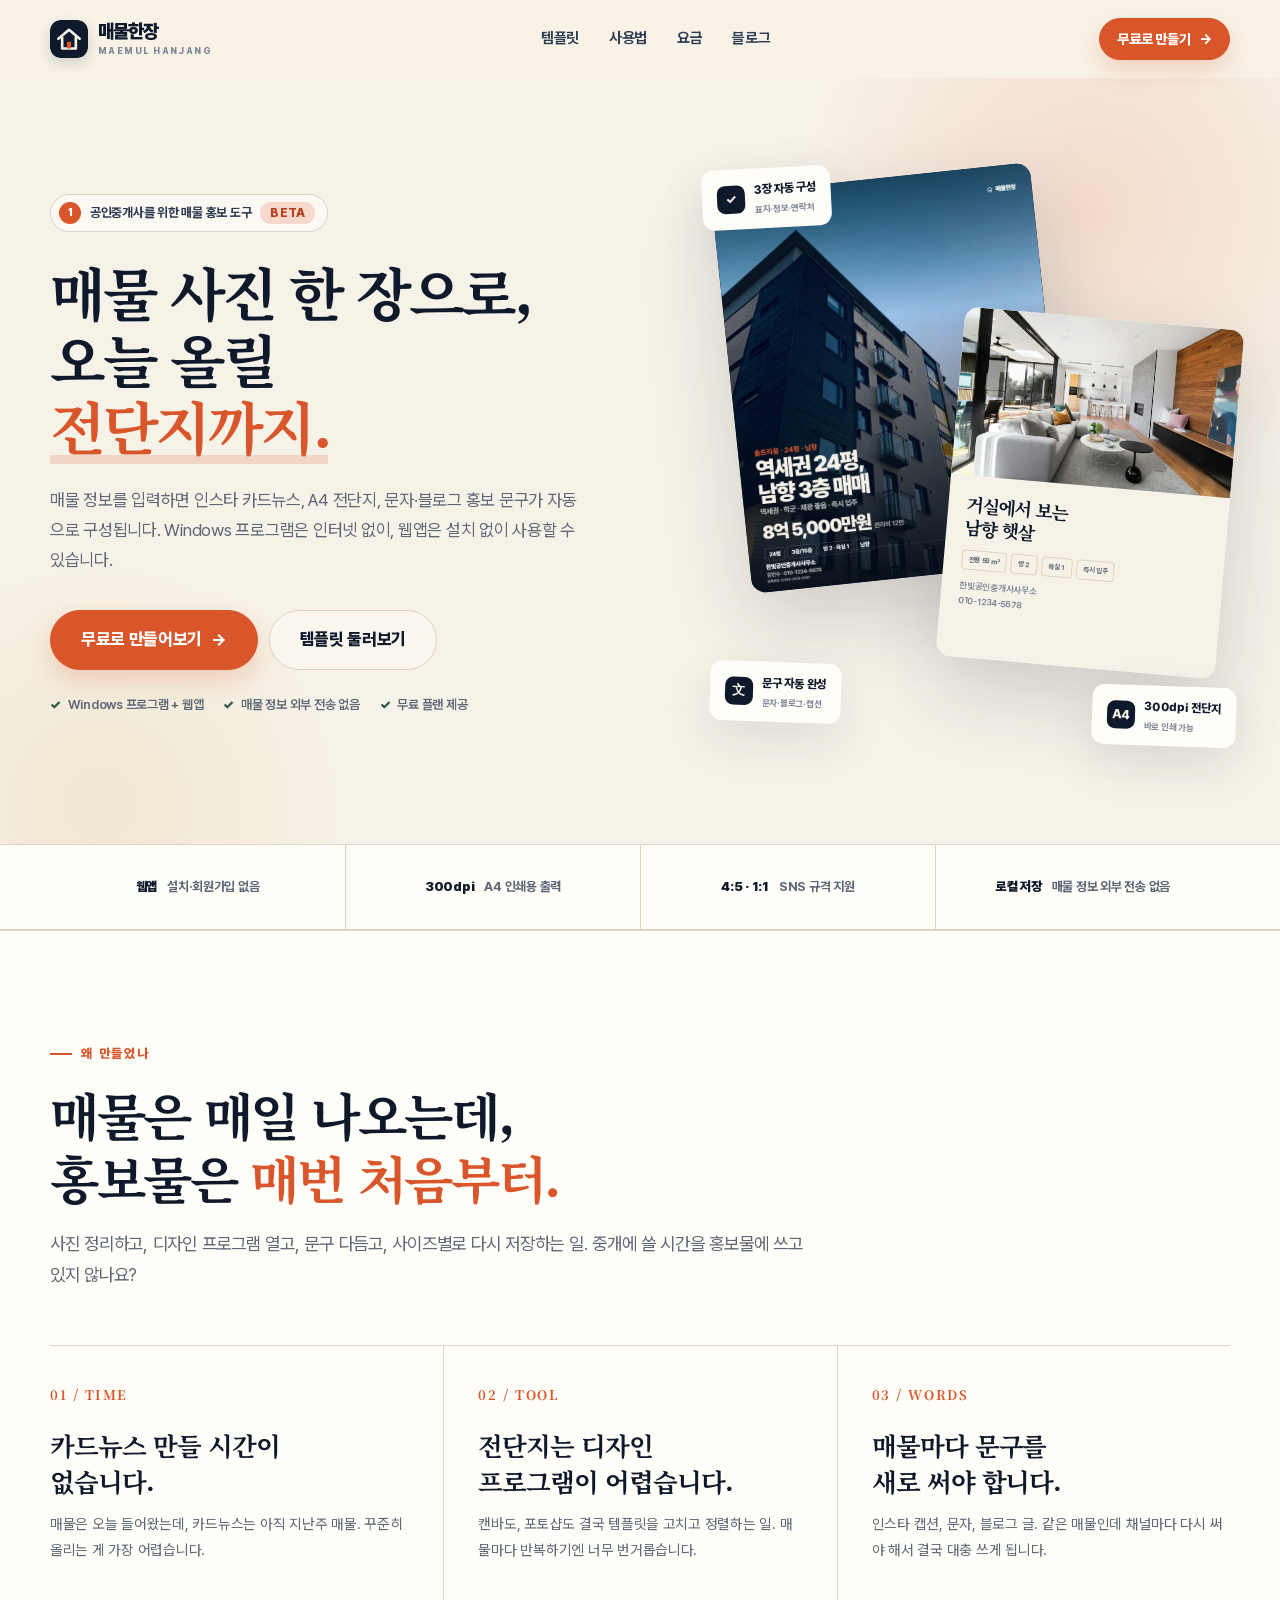
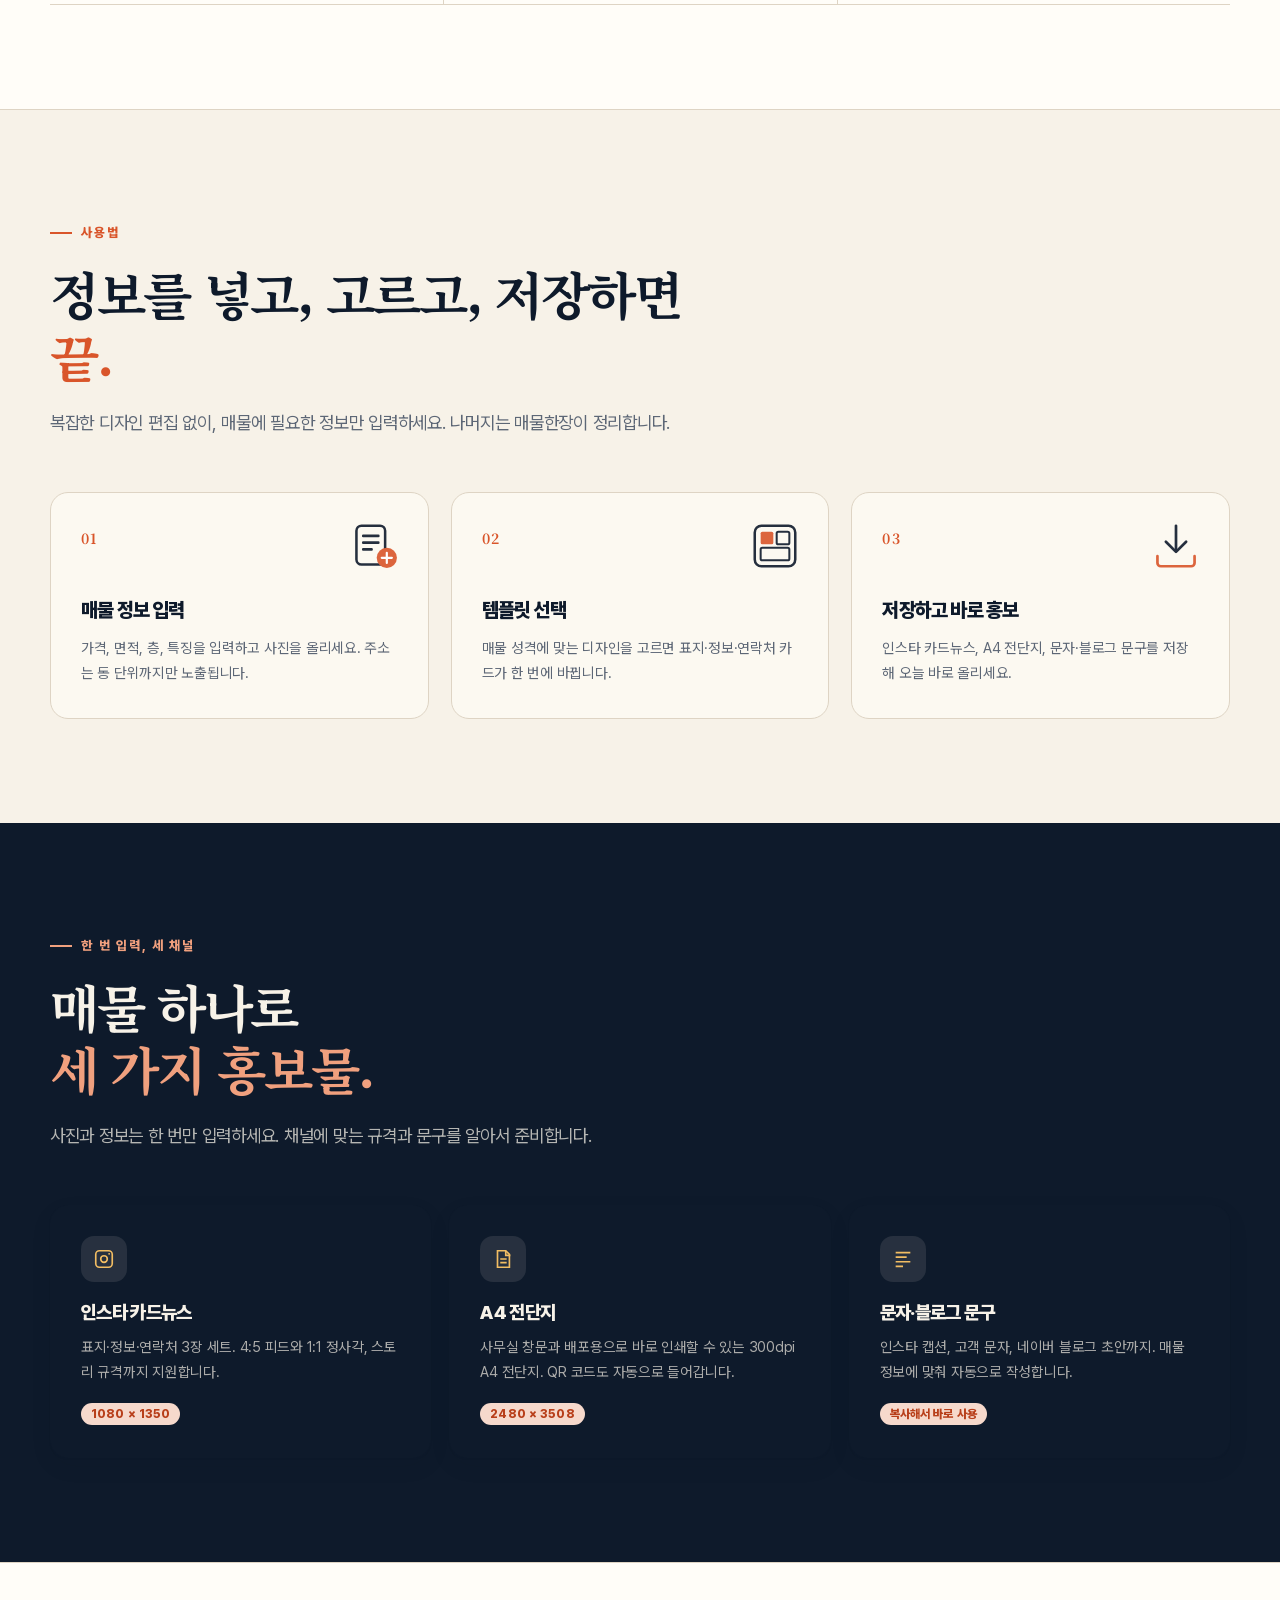
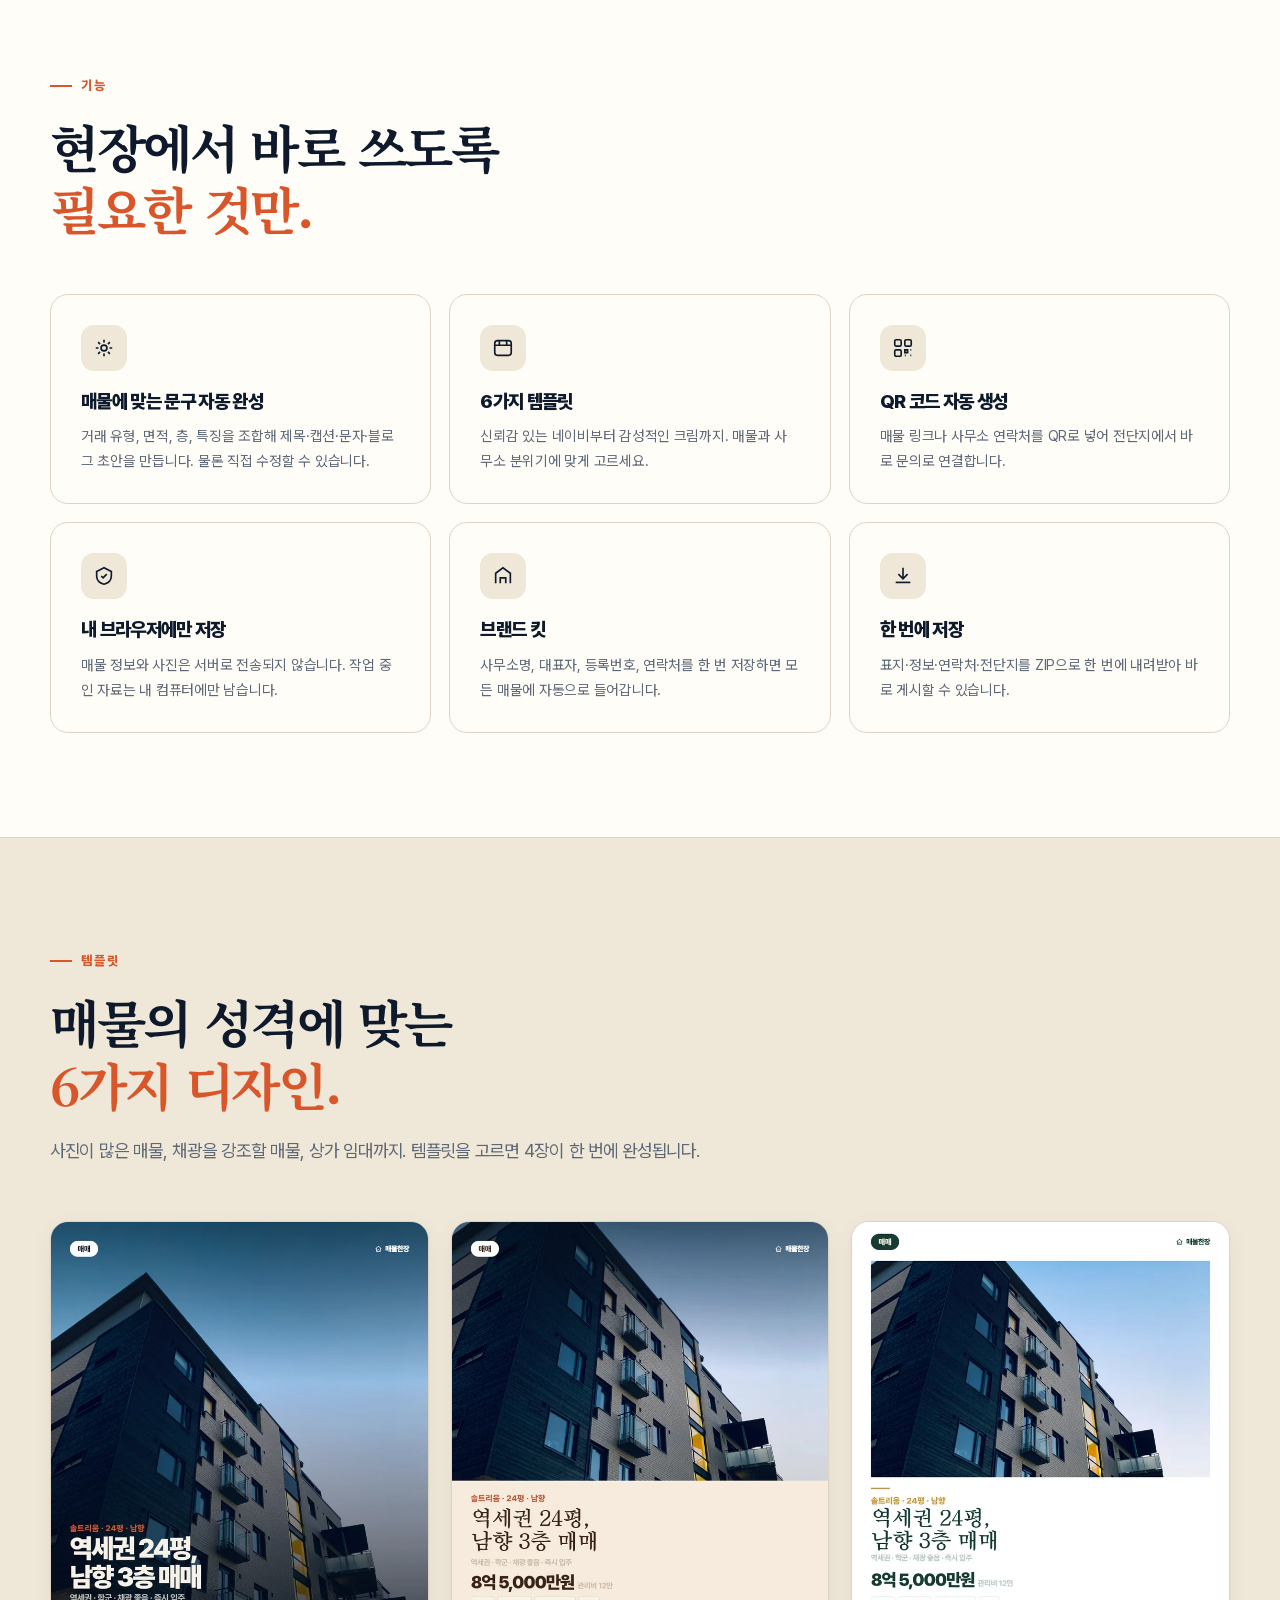
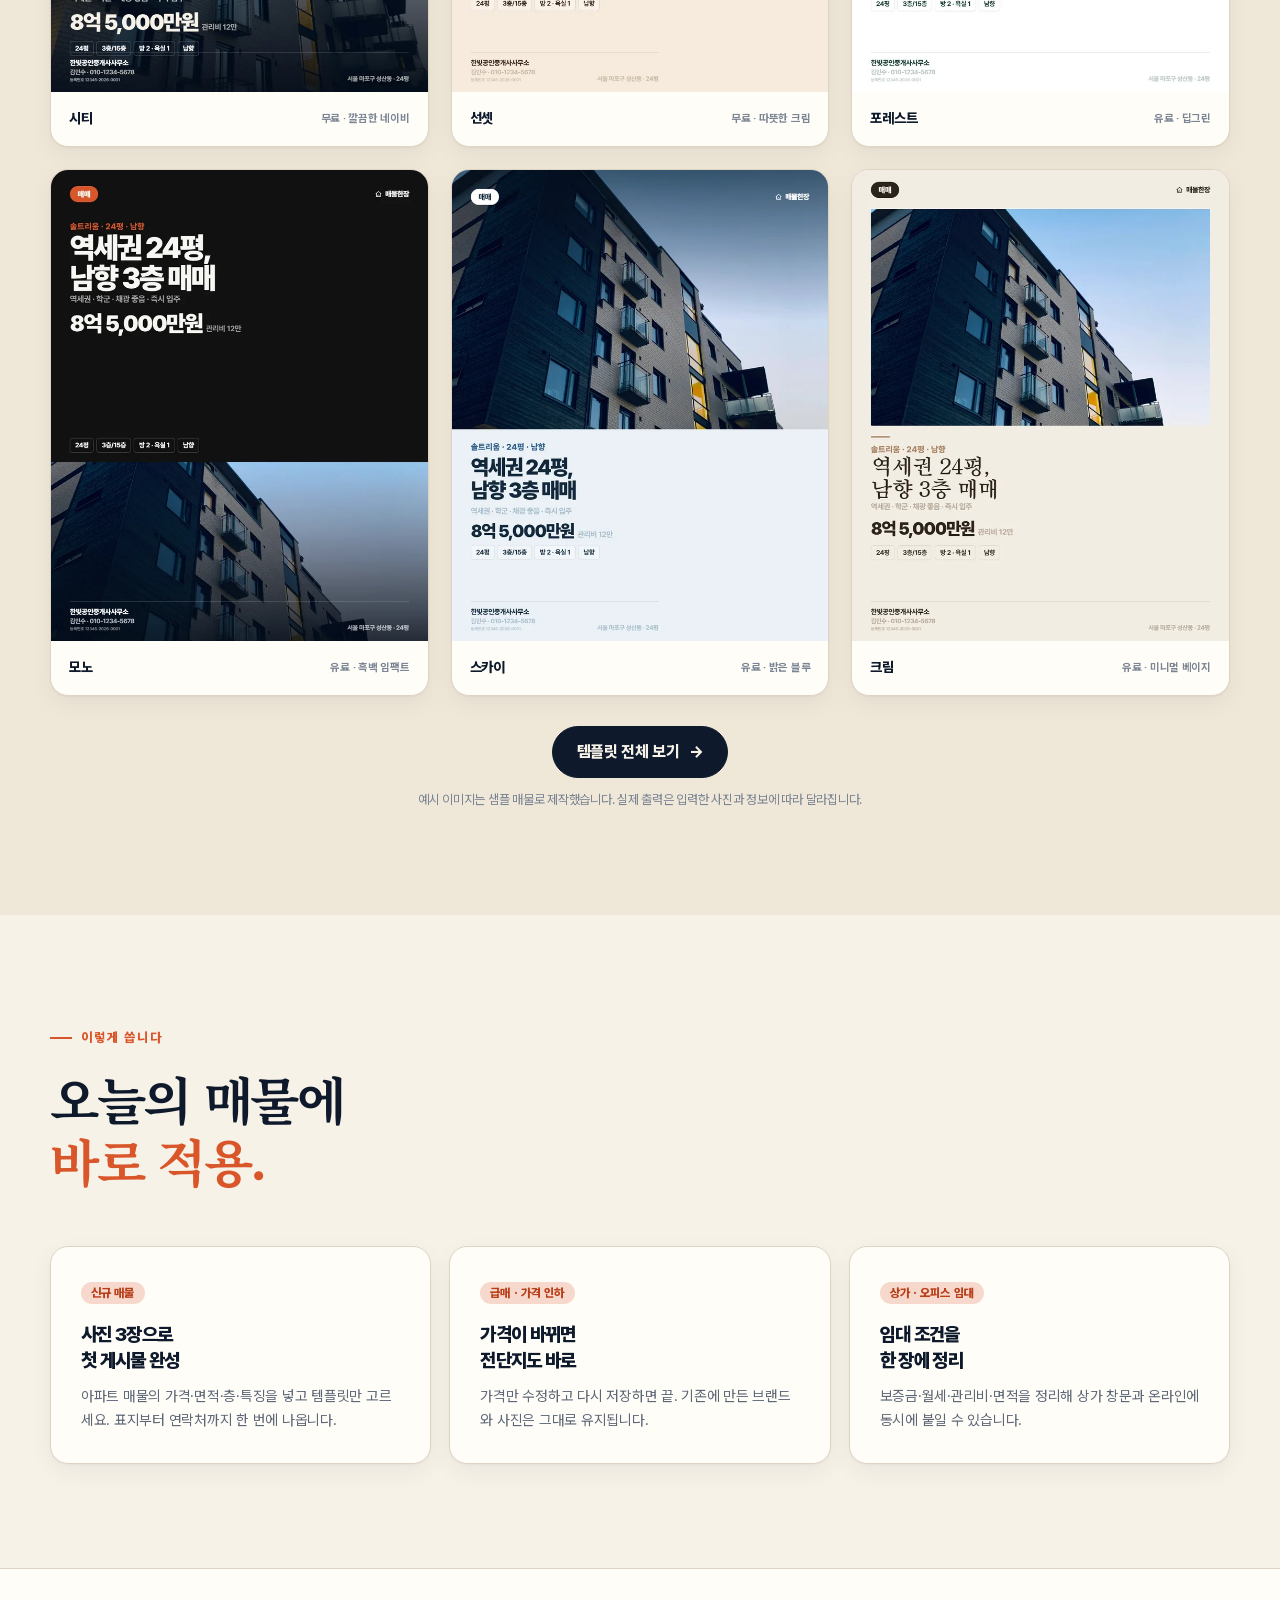
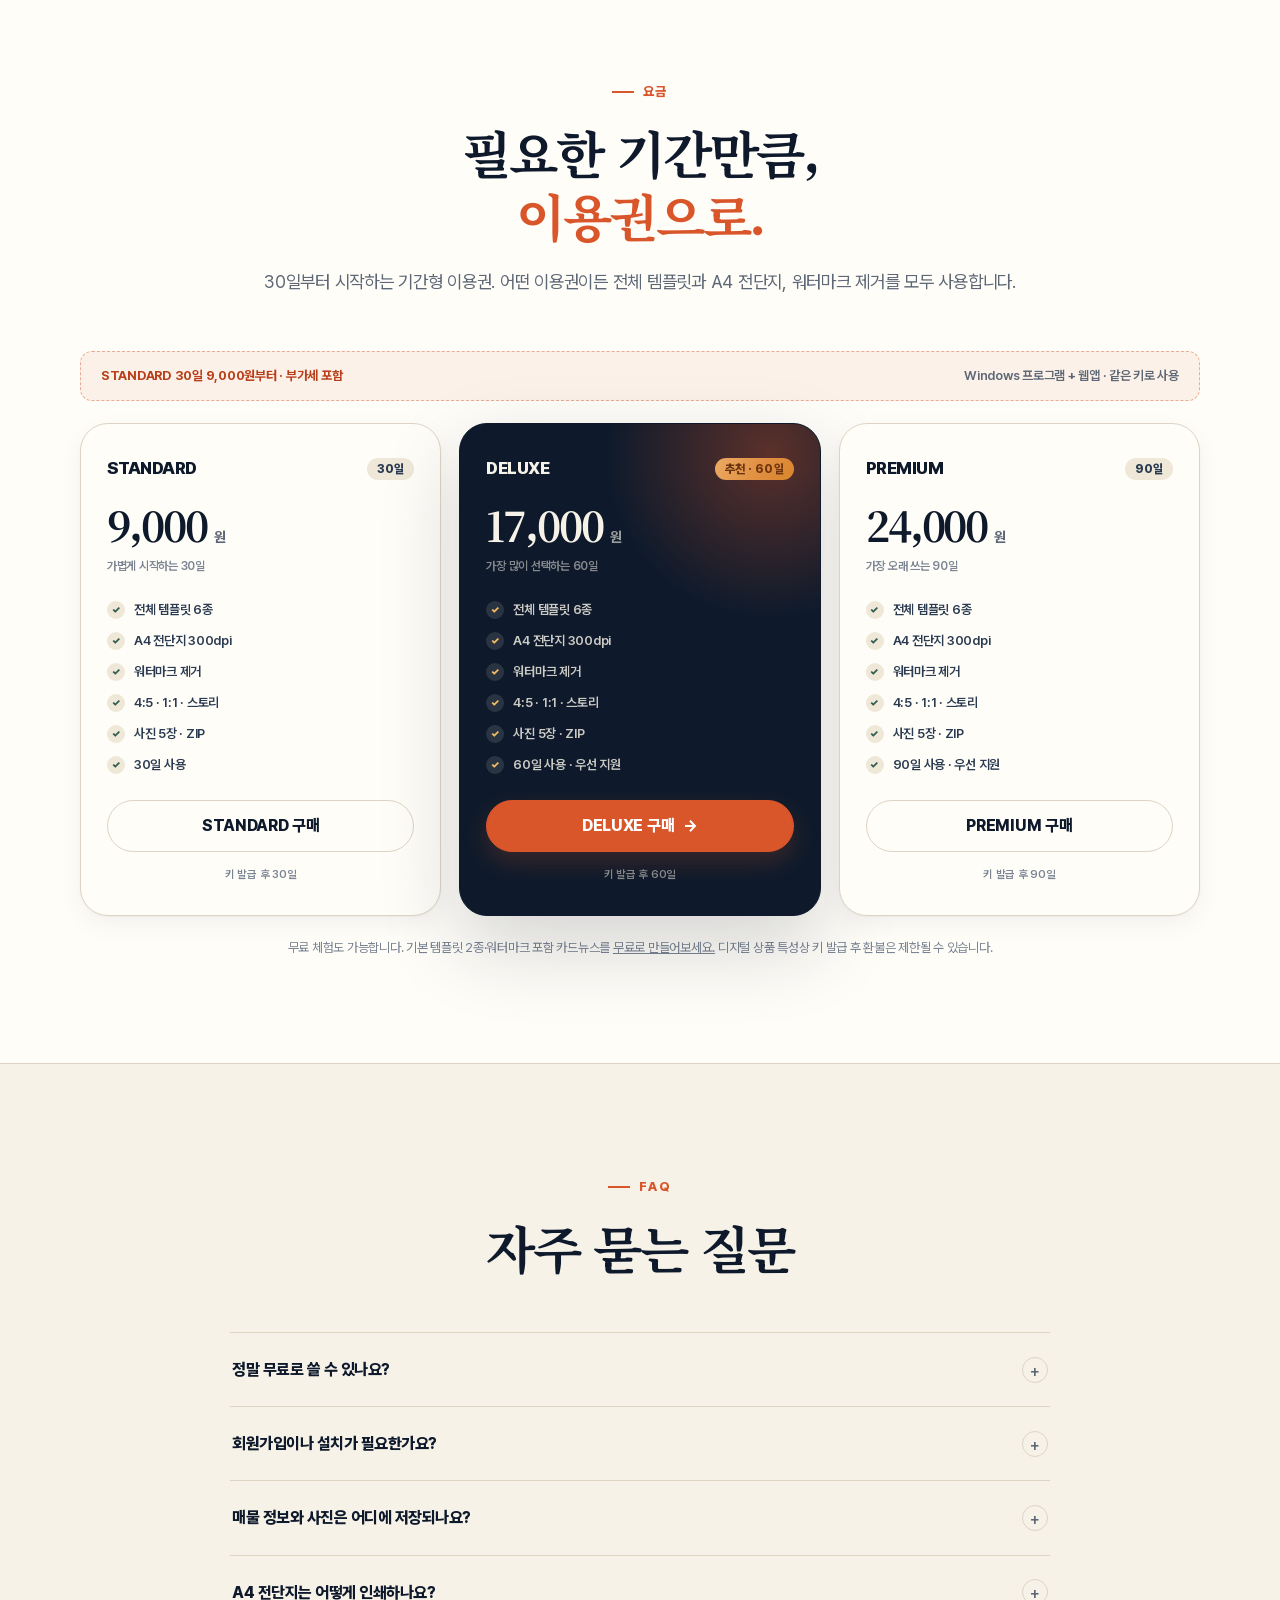
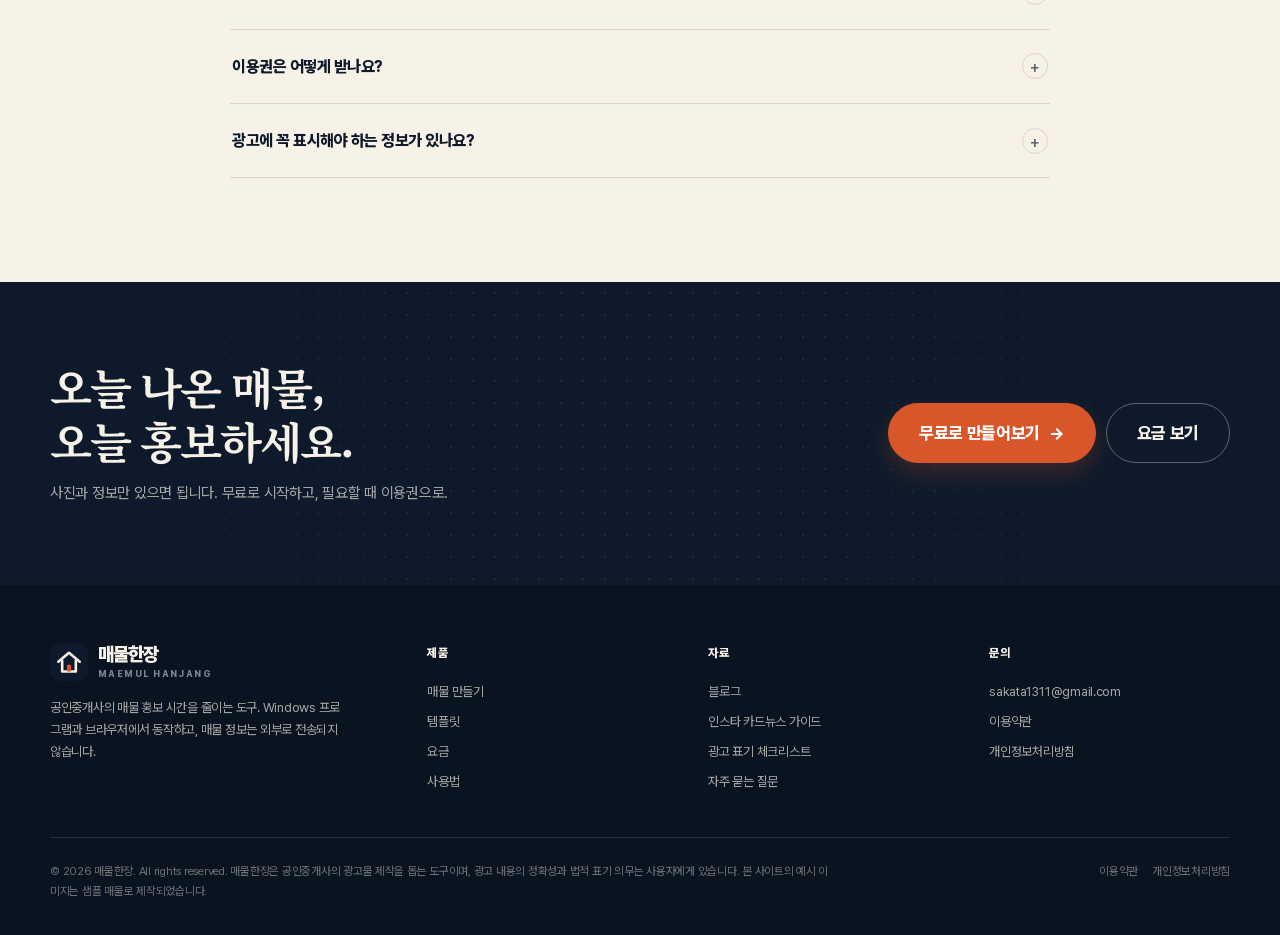
<file: index.html>
<!DOCTYPE html>
<html lang="ko">
<head>
  <meta charset="utf-8">
  <meta name="viewport" content="width=device-width, initial-scale=1">
  <title>매물한장 | 공인중개사 매물 전단지·카드뉴스 프로그램</title>
  <meta name="description" content="매물 사진과 정보만 넣으면 인스타 카드뉴스, A4 전단지, 문자·블로그 홍보 문구를 만들 수 있습니다. Windows 프로그램은 인터넷 없이, 웹앱은 설치 없이 사용하세요.">
  <meta name="keywords" content="부동산 전단지, 매물 전단지, 부동산 카드뉴스, 공인중개사 마케팅, 매물 홍보 문구, 아파트 전단지 양식">
  <meta name="robots" content="index,follow">
  <link rel="canonical" href="https://sakata1311-jpg.github.io/maemulhanjang/">
  <meta property="og:type" content="website">
  <meta property="og:locale" content="ko_KR">
  <meta property="og:site_name" content="매물한장">
  <meta property="og:title" content="매물한장 | 매물 사진 한 장으로, 오늘 올릴 전단지까지">
  <meta property="og:description" content="인스타 카드뉴스, A4 전단지, 홍보 문구를 한 번에. 공인중개사를 위한 매물 홍보 프로그램.">
  <meta property="og:url" content="https://sakata1311-jpg.github.io/maemulhanjang/">
  <meta property="og:image" content="https://sakata1311-jpg.github.io/maemulhanjang/assets/img/og.png">
  <meta name="twitter:card" content="summary_large_image">
  <meta name="twitter:title" content="매물한장 | 매물 사진 한 장으로, 오늘 올릴 전단지까지">
  <meta name="twitter:description" content="인스타 카드뉴스, A4 전단지, 홍보 문구를 한 번에.">
  <meta name="twitter:image" content="https://sakata1311-jpg.github.io/maemulhanjang/assets/img/og.png">
  <meta name="theme-color" content="#0e1a2b">
  <link rel="icon" href="assets/img/favicon.svg" type="image/svg+xml">
  <link rel="apple-touch-icon" href="assets/img/logo-mark.svg">
  <link rel="preload" href="assets/fonts/PretendardVariable.woff2" as="font" type="font/woff2" crossorigin>
  <link rel="preconnect" href="https://fonts.googleapis.com">
  <link rel="preconnect" href="https://fonts.gstatic.com" crossorigin>
  <link href="https://fonts.googleapis.com/css2?family=Noto+Serif+KR:wght@500;600;700;900&display=swap" rel="stylesheet">
  <link rel="stylesheet" href="assets/css/site.css?v=20261107c">
  <script type="application/ld+json">
  {
    "@context": "https://schema.org",
    "@type": "SoftwareApplication",
    "name": "매물한장",
    "applicationCategory": "BusinessApplication",
    "operatingSystem": "Web",
    "description": "공인중개사를 위한 매물 전단지·SNS 카드뉴스·홍보 문구 생성 도구",
    "offers": [
      { "@type": "Offer", "price": "0", "priceCurrency": "KRW", "name": "Free" },
      { "@type": "Offer", "price": "9000", "priceCurrency": "KRW", "name": "STANDARD 30일" },
      { "@type": "Offer", "price": "17000", "priceCurrency": "KRW", "name": "DELUXE 60일" },
      { "@type": "Offer", "price": "24000", "priceCurrency": "KRW", "name": "PREMIUM 90일" }
    ],
    "featureList": "매물 카드뉴스, A4 전단지, 홍보 문구 자동 생성, QR 코드, 브랜드 킷"
  }
  </script>
</head>
<body>
  <a class="skip-link" href="#main">본문으로 바로가기</a>

  <header class="site-header">
    <div class="wrap nav">
      <a class="brand" href="index.html" aria-label="매물한장 홈">
        <img class="brand-mark" src="assets/img/logo-mark.svg" alt="" width="38" height="38">
        <span class="brand-word"><strong>매물한장</strong><span>MAEMUL HANJANG</span></span>
      </a>
      <nav class="nav-links" aria-label="주요 메뉴">
        <a href="templates.html">템플릿</a>
        <a href="guide.html">사용법</a>
        <a href="pricing.html">요금</a>
        <a href="blog/index.html">블로그</a>
      </nav>
      <div class="nav-actions">
        <a class="btn btn-primary btn-sm" href="app.html" data-track="cta_hero" data-track-location="nav">무료로 만들기 <span class="arrow">→</span></a>
        <button class="nav-toggle" type="button" aria-label="메뉴 열기" aria-expanded="false" aria-controls="mobile-menu"><span></span><span></span></button>
      </div>
    </div>
  </header>

  <div class="mobile-menu" id="mobile-menu">
    <a href="templates.html">템플릿 <span>→</span></a>
    <a href="guide.html">사용법 <span>→</span></a>
    <a href="pricing.html">요금 <span>→</span></a>
    <a href="blog/index.html">블로그 <span>→</span></a>
    <a class="btn btn-primary" href="app.html">무료로 만들기 <span class="arrow">→</span></a>
  </div>

  <main id="main">
    <!-- Hero -->
    <section class="hero">
      <div class="wrap hero-grid">
        <div class="hero-copy">
          <div class="hero-badge"><span class="dot">1</span> 공인중개사를 위한 매물 홍보 도구 <span class="badge badge--accent">BETA</span></div>
          <h1>매물 사진 한 장으로,<br>오늘 올릴<br><em>전단지까지.</em></h1>
          <p class="lead">매물 정보를 입력하면 인스타 카드뉴스, A4 전단지, 문자·블로그 홍보 문구가 자동으로 구성됩니다. Windows 프로그램은 인터넷 없이, 웹앱은 설치 없이 사용할 수 있습니다.</p>
          <div class="hero-actions">
            <a class="btn btn-primary btn-lg" href="app.html" data-track="cta_hero_primary" data-track-location="hero">무료로 만들어보기 <span class="arrow">→</span></a>
            <a class="btn btn-ghost btn-lg" href="templates.html" data-track="cta_template" data-track-location="hero">템플릿 둘러보기</a>
          </div>
          <ul class="hero-points">
            <li>Windows 프로그램 + 웹앱</li>
            <li>매물 정보 외부 전송 없음</li>
            <li>무료 플랜 제공</li>
          </ul>
        </div>

        <div class="hero-visual" aria-hidden="true">
          <div class="hero-stage">
            <div class="mock mock--cover is-real">
              <img src="assets/img/templates/city.webp" alt="매물한장 시티 템플릿으로 만든 매물 표지 예시">
            </div>

            <div class="mock mock--detail">
              <div class="mock-photo"><img src="assets/img/samples/bedroom-1.jpg" alt=""></div>
              <div class="mock-panel">
                <strong>거실에서 보는<br>남향 햇살</strong>
                <div class="mock-specs"><span>전용 59㎡</span><span>방 2</span><span>욕실 1</span><span>즉시 입주</span></div>
                <div class="mock-meta" style="color:#7a8493">한빛공인중개사사무소<br>010-1234-5678</div>
              </div>
            </div>
          </div>
          <div class="hero-sticker hero-sticker--one"><span class="ico">✓</span><span>3장 자동 구성<small>표지·정보·연락처</small></span></div>
          <div class="hero-sticker hero-sticker--two"><span class="ico">A4</span><span>300dpi 전단지<small>바로 인쇄 가능</small></span></div>
          <div class="hero-sticker hero-sticker--three"><span class="ico">文</span><span>문구 자동 완성<small>문자·블로그·캡션</small></span></div>
        </div>
      </div>
    </section>

    <!-- Trust strip -->
    <div class="trust">
      <div class="wrap trust-inner">
        <div class="trust-item"><b>웹앱</b> 설치·회원가입 없음</div>
        <div class="trust-item"><b>300dpi</b> A4 인쇄용 출력</div>
        <div class="trust-item"><b>4:5 · 1:1</b> SNS 규격 지원</div>
        <div class="trust-item"><b>로컬 저장</b> 매물 정보 외부 전송 없음</div>
      </div>
    </div>

    <!-- Problem -->
    <section class="section section--white">
      <div class="wrap">
        <div class="section-head reveal">
          <p class="kicker">왜 만들었나</p>
          <h2 class="display">매물은 매일 나오는데,<br>홍보물은 <em>매번 처음부터.</em></h2>
          <p class="lead">사진 정리하고, 디자인 프로그램 열고, 문구 다듬고, 사이즈별로 다시 저장하는 일. 중개에 쓸 시간을 홍보물에 쓰고 있지 않나요?</p>
        </div>
        <div class="problem-grid reveal">
          <article class="problem">
            <span class="problem-num">01 / TIME</span>
            <h3>카드뉴스 만들 시간이<br>없습니다.</h3>
            <p>매물은 오늘 들어왔는데, 카드뉴스는 아직 지난주 매물. 꾸준히 올리는 게 가장 어렵습니다.</p>
          </article>
          <article class="problem">
            <span class="problem-num">02 / TOOL</span>
            <h3>전단지는 디자인<br>프로그램이 어렵습니다.</h3>
            <p>캔바도, 포토샵도 결국 템플릿을 고치고 정렬하는 일. 매물마다 반복하기엔 너무 번거롭습니다.</p>
          </article>
          <article class="problem">
            <span class="problem-num">03 / WORDS</span>
            <h3>매물마다 문구를<br>새로 써야 합니다.</h3>
            <p>인스타 캡션, 문자, 블로그 글. 같은 매물인데 채널마다 다시 써야 해서 결국 대충 쓰게 됩니다.</p>
          </article>
        </div>
      </div>
    </section>

    <!-- How it works -->
    <section class="section">
      <div class="wrap">
        <div class="section-head reveal">
          <p class="kicker">사용법</p>
          <h2 class="display">정보를 넣고, 고르고, 저장하면<br><em>끝.</em></h2>
          <p class="lead">복잡한 디자인 편집 없이, 매물에 필요한 정보만 입력하세요. 나머지는 매물한장이 정리합니다.</p>
        </div>
        <div class="steps reveal">
          <article class="step">
            <img class="step-art" src="assets/img/icon-input.svg" alt="" aria-hidden="true">
            <h3>매물 정보 입력</h3>
            <p>가격, 면적, 층, 특징을 입력하고 사진을 올리세요. 주소는 동 단위까지만 노출됩니다.</p>
          </article>
          <article class="step">
            <img class="step-art" src="assets/img/icon-template.svg" alt="" aria-hidden="true">
            <h3>템플릿 선택</h3>
            <p>매물 성격에 맞는 디자인을 고르면 표지·정보·연락처 카드가 한 번에 바뀝니다.</p>
          </article>
          <article class="step">
            <img class="step-art" src="assets/img/icon-download.svg" alt="" aria-hidden="true">
            <h3>저장하고 바로 홍보</h3>
            <p>인스타 카드뉴스, A4 전단지, 문자·블로그 문구를 저장해 오늘 바로 올리세요.</p>
          </article>
        </div>
      </div>
    </section>

    <!-- Three outputs -->
    <section class="section section--ink">
      <div class="wrap">
        <div class="section-head reveal">
          <p class="kicker">한 번 입력, 세 채널</p>
          <h2 class="display">매물 하나로<br><em>세 가지 홍보물.</em></h2>
          <p class="lead">사진과 정보는 한 번만 입력하세요. 채널에 맞는 규격과 문구를 알아서 준비합니다.</p>
        </div>
        <div class="grid grid-3 reveal">
          <article class="card card--dark">
            <div class="icon-box" style="background:rgba(247,242,232,.1);color:#f2bd63">
              <svg viewBox="0 0 24 24" fill="none" stroke="currentColor" stroke-width="1.8"><rect x="3" y="3" width="18" height="18" rx="4"/><circle cx="12" cy="12" r="3.6"/><circle cx="17.6" cy="6.4" r="1" fill="currentColor" stroke="none"/></svg>
            </div>
            <h3>인스타 카드뉴스</h3>
            <p>표지·정보·연락처 3장 세트. 4:5 피드와 1:1 정사각, 스토리 규격까지 지원합니다.</p>
            <span class="badge badge--accent" style="margin-top:18px">1080 × 1350</span>
          </article>
          <article class="card card--dark">
            <div class="icon-box" style="background:rgba(247,242,232,.1);color:#f2bd63">
              <svg viewBox="0 0 24 24" fill="none" stroke="currentColor" stroke-width="1.8"><path d="M6 3h9l4 4v14H6z"/><path d="M15 3v5h5"/><path d="M9 12h7M9 16h7"/></svg>
            </div>
            <h3>A4 전단지</h3>
            <p>사무실 창문과 배포용으로 바로 인쇄할 수 있는 300dpi A4 전단지. QR 코드도 자동으로 들어갑니다.</p>
            <span class="badge badge--accent" style="margin-top:18px">2480 × 3508</span>
          </article>
          <article class="card card--dark">
            <div class="icon-box" style="background:rgba(247,242,232,.1);color:#f2bd63">
              <svg viewBox="0 0 24 24" fill="none" stroke="currentColor" stroke-width="1.8"><path d="M4 5h16M4 10h12M4 15h16M4 20h8"/></svg>
            </div>
            <h3>문자·블로그 문구</h3>
            <p>인스타 캡션, 고객 문자, 네이버 블로그 초안까지. 매물 정보에 맞춰 자동으로 작성합니다.</p>
            <span class="badge badge--accent" style="margin-top:18px">복사해서 바로 사용</span>
          </article>
        </div>
      </div>
    </section>

    <!-- Features -->
    <section class="section section--white">
      <div class="wrap">
        <div class="section-head reveal">
          <p class="kicker">기능</p>
          <h2 class="display">현장에서 바로 쓰도록<br><em>필요한 것만.</em></h2>
        </div>
        <div class="grid grid-3 reveal">
          <article class="card card--flat">
            <div class="icon-box"><svg viewBox="0 0 24 24" fill="none" stroke="currentColor" stroke-width="1.8"><path d="M12 3v3M12 18v3M3 12h3M18 12h3M5.6 5.6l2.1 2.1M16.3 16.3l2.1 2.1M18.4 5.6l-2.1 2.1M7.7 16.3l-2.1 2.1"/><circle cx="12" cy="12" r="3.2"/></svg></div>
            <h3>매물에 맞는 문구 자동 완성</h3>
            <p>거래 유형, 면적, 층, 특징을 조합해 제목·캡션·문자·블로그 초안을 만듭니다. 물론 직접 수정할 수 있습니다.</p>
          </article>
          <article class="card card--flat">
            <div class="icon-box"><svg viewBox="0 0 24 24" fill="none" stroke="currentColor" stroke-width="1.8"><rect x="3" y="4" width="18" height="16" rx="3"/><path d="M3 9h18M8 4v5M16 4v5"/></svg></div>
            <h3>6가지 템플릿</h3>
            <p>신뢰감 있는 네이비부터 감성적인 크림까지. 매물과 사무소 분위기에 맞게 고르세요.</p>
          </article>
          <article class="card card--flat">
            <div class="icon-box"><svg viewBox="0 0 24 24" fill="none" stroke="currentColor" stroke-width="1.8"><rect x="3" y="3" width="7" height="7" rx="1.5"/><rect x="14" y="3" width="7" height="7" rx="1.5"/><rect x="3" y="14" width="7" height="7" rx="1.5"/><path d="M14 14h3v3h-3zM20 20h1M14 20h1M20 14h1"/></svg></div>
            <h3>QR 코드 자동 생성</h3>
            <p>매물 링크나 사무소 연락처를 QR로 넣어 전단지에서 바로 문의로 연결합니다.</p>
          </article>
          <article class="card card--flat">
            <div class="icon-box"><svg viewBox="0 0 24 24" fill="none" stroke="currentColor" stroke-width="1.8"><path d="M12 3 4 7v5c0 4.5 3.4 7.7 8 9 4.6-1.3 8-4.5 8-9V7l-8-4Z"/><path d="m9 12 2 2 4-4"/></svg></div>
            <h3>내 브라우저에만 저장</h3>
            <p>매물 정보와 사진은 서버로 전송되지 않습니다. 작업 중인 자료는 내 컴퓨터에만 남습니다.</p>
          </article>
          <article class="card card--flat">
            <div class="icon-box"><svg viewBox="0 0 24 24" fill="none" stroke="currentColor" stroke-width="1.8"><path d="M4 20V9l8-6 8 6v11"/><path d="M9 20v-6h6v6"/></svg></div>
            <h3>브랜드 킷</h3>
            <p>사무소명, 대표자, 등록번호, 연락처를 한 번 저장하면 모든 매물에 자동으로 들어갑니다.</p>
          </article>
          <article class="card card--flat">
            <div class="icon-box"><svg viewBox="0 0 24 24" fill="none" stroke="currentColor" stroke-width="1.8"><path d="M12 3v12"/><path d="m7 10 5 5 5-5"/><path d="M4 19h16"/></svg></div>
            <h3>한 번에 저장</h3>
            <p>표지·정보·연락처·전단지를 ZIP으로 한 번에 내려받아 바로 게시할 수 있습니다.</p>
          </article>
        </div>
      </div>
    </section>

    <!-- Templates -->
    <section class="section section--paper2">
      <div class="wrap">
        <div class="section-head reveal">
          <p class="kicker">템플릿</p>
          <h2 class="display">매물의 성격에 맞는<br><em>6가지 디자인.</em></h2>
          <p class="lead">사진이 많은 매물, 채광을 강조할 매물, 상가 임대까지. 템플릿을 고르면 4장이 한 번에 완성됩니다.</p>
        </div>
        <div class="template-grid reveal">
          <a class="template-card" href="app.html?template=city">
            <div class="template-thumb">
              <img src="assets/img/templates/city.webp" alt="시티 템플릿으로 만든 아파트 매물 예시" loading="lazy">
            </div>
            <div class="template-info"><strong>시티</strong><span>무료 · 깔끔한 네이비</span></div>
          </a>
          <a class="template-card" href="app.html?template=sunset">
            <div class="template-thumb">
              <img src="assets/img/templates/sunset.webp" alt="선셋 템플릿으로 만든 매물 예시" loading="lazy">
            </div>
            <div class="template-info"><strong>선셋</strong><span>무료 · 따뜻한 크림</span></div>
          </a>
          <a class="template-card" href="app.html?template=forest">
            <div class="template-thumb">
              <img src="assets/img/templates/forest.webp" alt="포레스트 템플릿으로 만든 매물 예시" loading="lazy">
            </div>
            <div class="template-info"><strong>포레스트</strong><span>유료 · 딥그린</span></div>
          </a>
          <a class="template-card" href="app.html?template=mono">
            <div class="template-thumb">
              <img src="assets/img/templates/mono.webp" alt="모노 템플릿으로 만든 매물 예시" loading="lazy">
            </div>
            <div class="template-info"><strong>모노</strong><span>유료 · 흑백 임팩트</span></div>
          </a>
          <a class="template-card" href="app.html?template=sky">
            <div class="template-thumb">
              <img src="assets/img/templates/sky.webp" alt="스카이 템플릿으로 만든 매물 예시" loading="lazy">
            </div>
            <div class="template-info"><strong>스카이</strong><span>유료 · 밝은 블루</span></div>
          </a>
          <a class="template-card" href="app.html?template=cream">
            <div class="template-thumb">
              <img src="assets/img/templates/cream.webp" alt="크림 템플릿으로 만든 매물 예시" loading="lazy">
            </div>
            <div class="template-info"><strong>크림</strong><span>유료 · 미니멀 베이지</span></div>
          </a>
        </div>
        <div style="margin-top:30px;text-align:center" class="reveal">
          <a class="btn btn-dark" href="templates.html">템플릿 전체 보기 <span class="arrow">→</span></a>
          <p class="micro" style="margin-top:12px">예시 이미지는 샘플 매물로 제작했습니다. 실제 출력은 입력한 사진과 정보에 따라 달라집니다.</p>
        </div>
      </div>
    </section>

    <!-- Use cases -->
    <section class="section">
      <div class="wrap">
        <div class="section-head reveal">
          <p class="kicker">이렇게 씁니다</p>
          <h2 class="display">오늘의 매물에<br><em>바로 적용.</em></h2>
        </div>
        <div class="grid grid-3 reveal">
          <article class="card">
            <span class="badge badge--accent">신규 매물</span>
            <h3 style="margin-top:16px">사진 3장으로<br>첫 게시물 완성</h3>
            <p>아파트 매물의 가격·면적·층·특징을 넣고 템플릿만 고르세요. 표지부터 연락처까지 한 번에 나옵니다.</p>
          </article>
          <article class="card">
            <span class="badge badge--accent">급매 · 가격 인하</span>
            <h3 style="margin-top:16px">가격이 바뀌면<br>전단지도 바로</h3>
            <p>가격만 수정하고 다시 저장하면 끝. 기존에 만든 브랜드와 사진은 그대로 유지됩니다.</p>
          </article>
          <article class="card">
            <span class="badge badge--accent">상가 · 오피스 임대</span>
            <h3 style="margin-top:16px">임대 조건을<br>한 장에 정리</h3>
            <p>보증금·월세·관리비·면적을 정리해 상가 창문과 온라인에 동시에 붙일 수 있습니다.</p>
          </article>
        </div>
      </div>
    </section>

    <!-- Pricing -->
    <section class="section section--white" id="pricing">
      <div class="wrap">
        <div class="section-head section-head--center reveal">
          <p class="kicker">요금</p>
          <h2 class="display">필요한 기간만큼,<br><em>이용권으로.</em></h2>
          <p class="lead">30일부터 시작하는 기간형 이용권. 어떤 이용권이든 전체 템플릿과 A4 전단지, 워터마크 제거를 모두 사용합니다.</p>
        </div>

        <div class="launch-strip reveal">
          <strong>STANDARD 30일 9,000원부터 · 부가세 포함</strong>
          <span>Windows 프로그램 + 웹앱 · 같은 키로 사용</span>
        </div>

        <div class="pricing-grid pricing-grid--three reveal">
          <article class="price-card">
            <div class="price-plan"><h3>STANDARD</h3><span class="badge">30일</span></div>
            <div class="price-amount"><strong>9,000</strong><span>원</span></div>
            <p class="price-note">가볍게 시작하는 30일</p>
            <ul class="price-list">
              <li>전체 템플릿 6종</li>
              <li>A4 전단지 300dpi</li>
              <li>워터마크 제거</li>
              <li>4:5 · 1:1 · 스토리</li>
              <li>사진 5장 · ZIP</li>
              <li>30일 사용</li>
            </ul>
            <a class="btn btn-ghost" href="pricing.html#buy" data-track="cta_standard">STANDARD 구매</a>
            <p class="price-foot">키 발급 후 30일</p>
          </article>

          <article class="price-card price-card--pro">
            <div class="price-plan"><h3>DELUXE</h3><span class="badge badge--pro">추천 · 60일</span></div>
            <div class="price-amount"><strong>17,000</strong><span>원</span></div>
            <p class="price-note">가장 많이 선택하는 60일</p>
            <ul class="price-list">
              <li>전체 템플릿 6종</li>
              <li>A4 전단지 300dpi</li>
              <li>워터마크 제거</li>
              <li>4:5 · 1:1 · 스토리</li>
              <li>사진 5장 · ZIP</li>
              <li>60일 사용 · 우선 지원</li>
            </ul>
            <a class="btn btn-primary" href="pricing.html#buy" data-track="cta_deluxe">DELUXE 구매 <span class="arrow">→</span></a>
            <p class="price-foot">키 발급 후 60일</p>
          </article>

          <article class="price-card">
            <div class="price-plan"><h3>PREMIUM</h3><span class="badge">90일</span></div>
            <div class="price-amount"><strong>24,000</strong><span>원</span></div>
            <p class="price-note">가장 오래 쓰는 90일</p>
            <ul class="price-list">
              <li>전체 템플릿 6종</li>
              <li>A4 전단지 300dpi</li>
              <li>워터마크 제거</li>
              <li>4:5 · 1:1 · 스토리</li>
              <li>사진 5장 · ZIP</li>
              <li>90일 사용 · 우선 지원</li>
            </ul>
            <a class="btn btn-ghost" href="pricing.html#buy" data-track="cta_premium">PREMIUM 구매</a>
            <p class="price-foot">키 발급 후 90일</p>
          </article>
        </div>
        <p class="micro" style="text-align:center;margin-top:22px">무료 체험도 가능합니다. 기본 템플릿 2종·워터마크 포함 카드뉴스를 <a href="app.html" style="text-decoration:underline">무료로 만들어보세요.</a> 디지털 상품 특성상 키 발급 후 환불은 제한될 수 있습니다.</p>
      </div>
    </section>

    <!-- FAQ -->
    <section class="section" id="faq">
      <div class="wrap">
        <div class="section-head section-head--center reveal">
          <p class="kicker">FAQ</p>
          <h2 class="display">자주 묻는 질문</h2>
        </div>
        <div class="faq reveal">
          <details>
            <summary>정말 무료로 쓸 수 있나요?</summary>
            <div class="answer">네. 기본 템플릿 2종과 인스타 4:5 카드뉴스를 무료로 만들 수 있습니다. 워터마크가 포함되며, A4 전단지·전체 템플릿·고해상도 저장은 유료 이용권(STANDARD·DELUXE·PREMIUM)에서 사용할 수 있습니다.</div>
          </details>
          <details>
            <summary>회원가입이나 설치가 필요한가요?</summary>
            <div class="answer">아니요. 브라우저에서 앱을 열면 바로 사용할 수 있습니다. 계정을 만들지 않아도 작업 내용이 내 브라우저에 자동 저장됩니다. 다만 브라우저 데이터를 삭제하면 작업 내용도 사라지므로, 중요한 매물은 이미지로 저장해 두세요.</div>
          </details>
          <details>
            <summary>매물 정보와 사진은 어디에 저장되나요?</summary>
            <div class="answer">모든 매물 정보와 사진은 사용자의 브라우저(IndexedDB)에만 저장됩니다. 매물한장 서버로 업로드되지 않습니다. 라이선스 확인도 오프라인 서명 방식이라 개인정보를 전송하지 않습니다.</div>
          </details>
          <details>
            <summary>A4 전단지는 어떻게 인쇄하나요?</summary>
            <div class="answer">유료 이용권에서 A4 탭을 선택한 뒤 ‘인쇄 / PDF’ 버튼을 누르면 인쇄 창이 열립니다. 300dpi JPG로 저장해 인쇄소에 맡기거나, 집·사무실 프린터에서 바로 출력할 수 있습니다. 인쇄 시 ‘배경 그래픽’ 옵션을 켜 주세요.</div>
          </details>
          <details>
            <summary>이용권은 어떻게 받나요?</summary>
            <div class="answer">구매 후 이메일 또는 구매 채널 메시지로 라이선스 키를 받습니다. 앱 우측 상단의 ‘이용권 구매’ 버튼을 눌러 키를 입력하면 선택한 기간만큼 활성화됩니다.</div>
          </details>
          <details>
            <summary>광고에 꼭 표시해야 하는 정보가 있나요?</summary>
            <div class="answer">공인중개사 광고에는 사무소 명칭, 등록번호, 대표자, 연락처 등 관련 법령에서 요구하는 표시가 필요할 수 있습니다. 매물한장은 브랜드 킷에 입력한 정보를 모든 출력물 하단에 자동으로 넣습니다. 다만 최종 광고 내용의 정확성과 법적 준수 여부는 사용자(중개사)가 확인해야 합니다.</div>
          </details>
        </div>
      </div>
    </section>

    <!-- CTA -->
    <section class="cta-band">
      <div class="wrap cta-inner">
        <div>
          <h2>오늘 나온 매물,<br>오늘 홍보하세요.</h2>
          <p>사진과 정보만 있으면 됩니다. 무료로 시작하고, 필요할 때 이용권으로.</p>
        </div>
        <div class="cta-actions">
          <a class="btn btn-primary btn-lg" href="app.html" data-track="cta_final">무료로 만들어보기 <span class="arrow">→</span></a>
          <a class="btn btn-outline-light btn-lg" href="pricing.html">요금 보기</a>
        </div>
      </div>
    </section>
  </main>

  <footer class="site-footer">
    <div class="wrap">
      <div class="footer-top">
        <div class="footer-brand">
          <a class="brand" href="index.html" aria-label="매물한장 홈">
            <img class="brand-mark" src="assets/img/logo-mark.svg" alt="" width="38" height="38">
            <span class="brand-word"><strong style="color:var(--paper)">매물한장</strong><span>MAEMUL HANJANG</span></span>
          </a>
          <p>공인중개사의 매물 홍보 시간을 줄이는 도구. Windows 프로그램과 브라우저에서 동작하고, 매물 정보는 외부로 전송되지 않습니다.</p>
        </div>
        <div class="footer-col">
          <h4>제품</h4>
          <a href="app.html">매물 만들기</a>
          <a href="templates.html">템플릿</a>
          <a href="pricing.html">요금</a>
          <a href="guide.html">사용법</a>
        </div>
        <div class="footer-col">
          <h4>자료</h4>
          <a href="blog/index.html">블로그</a>
          <a href="blog/realtor-instagram-cardnews.html">인스타 카드뉴스 가이드</a>
          <a href="blog/flyer-required-disclosures.html">광고 표기 체크리스트</a>
          <a href="guide.html#faq">자주 묻는 질문</a>
        </div>
        <div class="footer-col">
          <h4>문의</h4>
          <a href="mailto:sakata1311@gmail.com" data-contact-email data-contact-text>sakata1311@gmail.com</a>
          <a href="legal/terms.html">이용약관</a>
          <a href="legal/privacy.html">개인정보처리방침</a>
        </div>
      </div>
      <div class="footer-bottom">
        <p>© <span data-year>2026</span> 매물한장. All rights reserved. 매물한장은 공인중개사의 광고물 제작을 돕는 도구이며, 광고 내용의 정확성과 법적 표기 의무는 사용자에게 있습니다. 본 사이트의 예시 이미지는 샘플 매물로 제작되었습니다.</p>
        <div class="footer-legal"><a href="legal/terms.html">이용약관</a><a href="legal/privacy.html">개인정보처리방침</a></div>
      </div>
    </div>
  </footer>

  <script src="assets/js/config.js?v=20261107c"></script>
  <script src="assets/js/common.js?v=20261107c"></script>
</body>
</html>
</file>
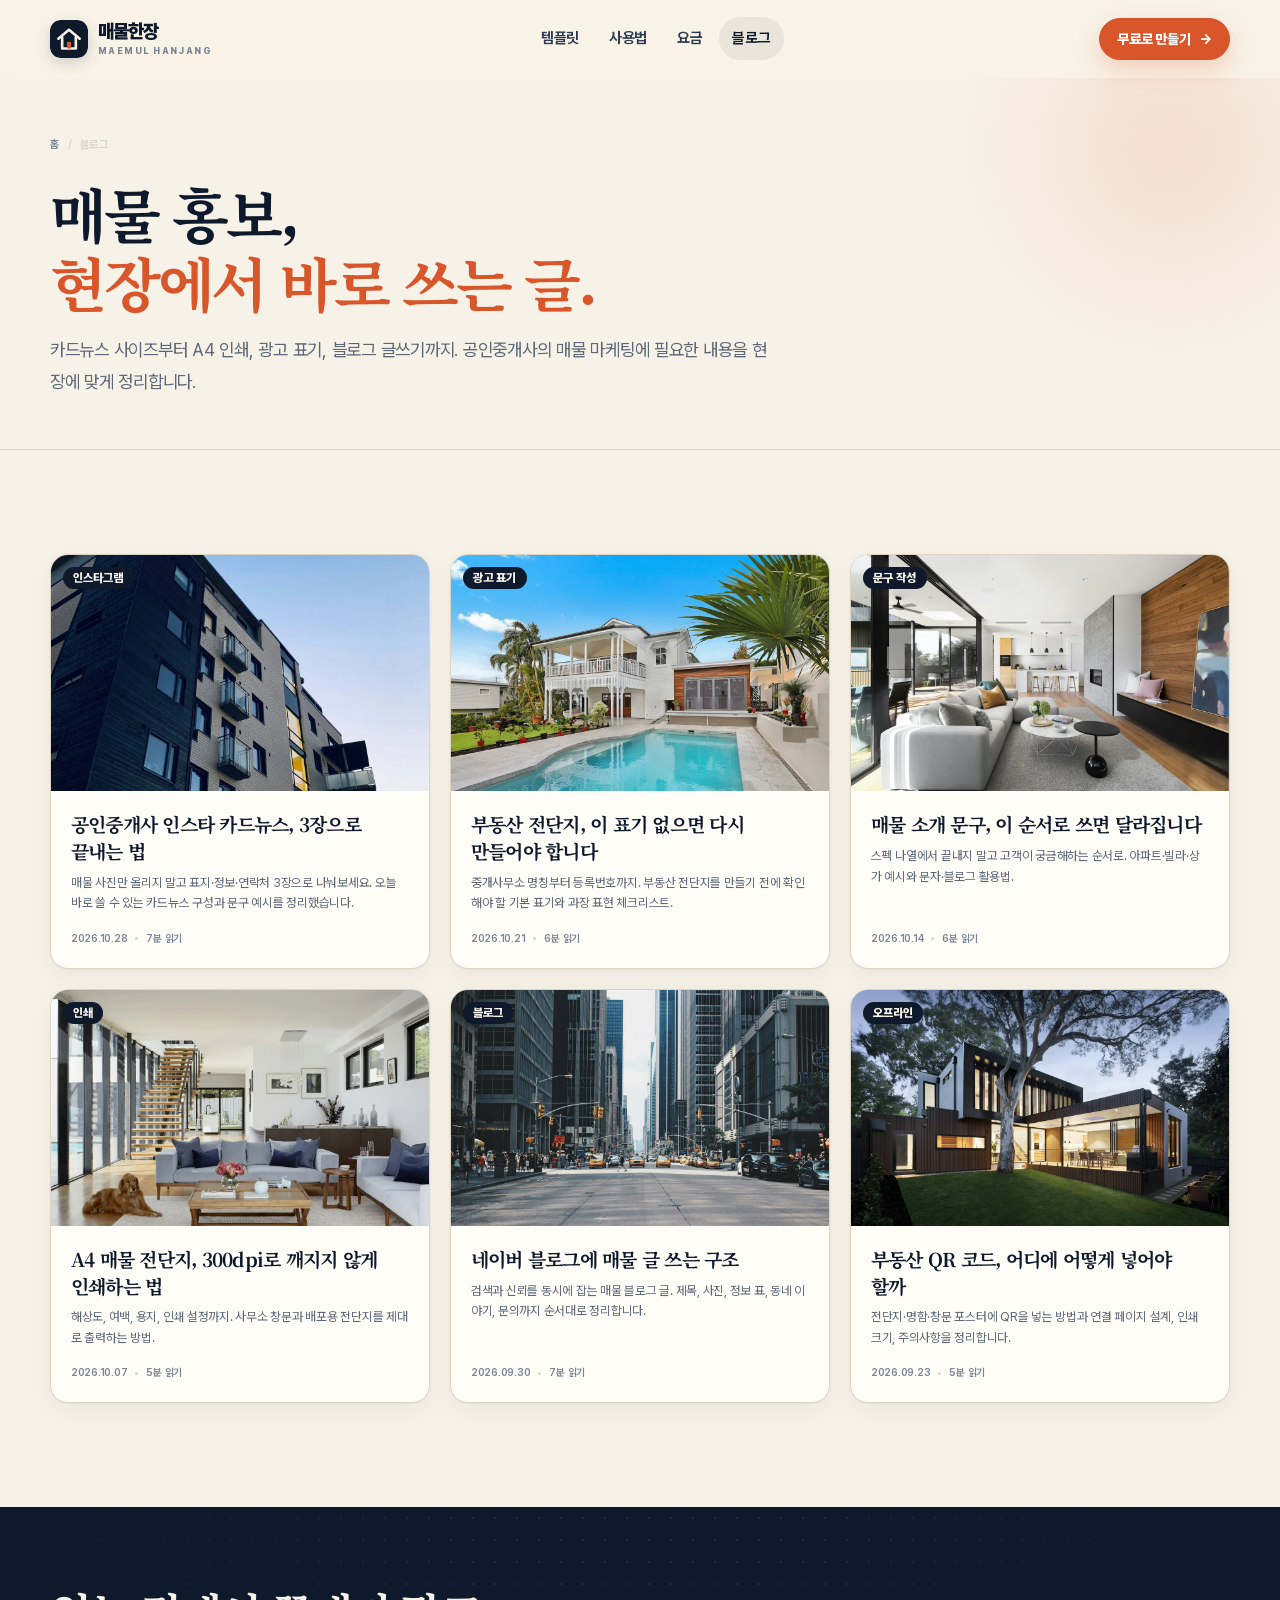
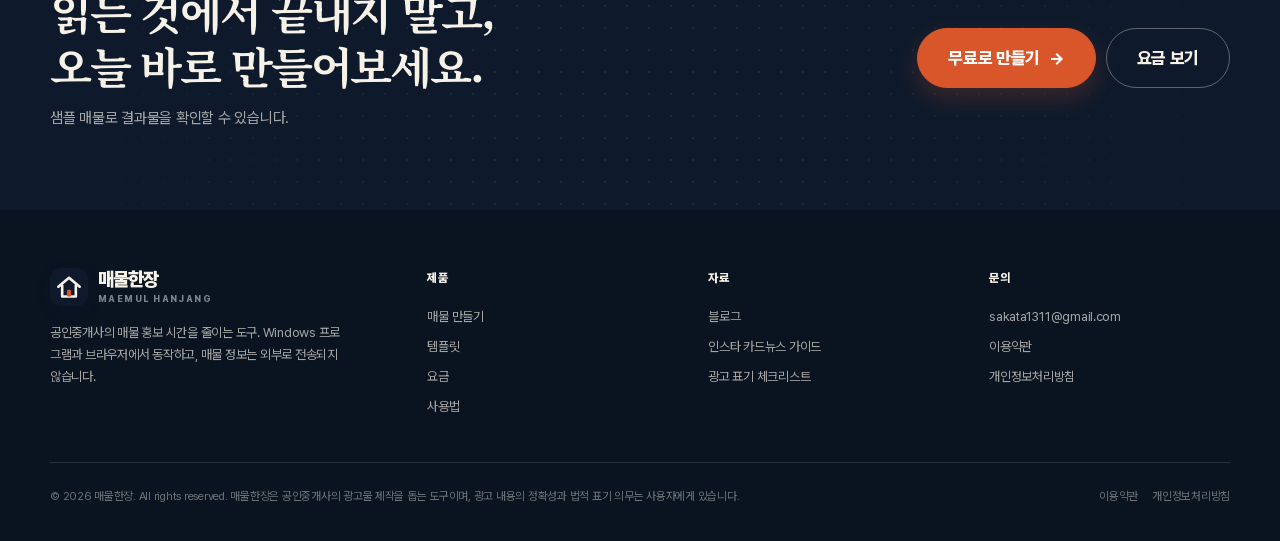
<file: blog/index.html>
<!DOCTYPE html>
<html lang="ko">
<head>
  <meta charset="utf-8">
  <meta name="viewport" content="width=device-width, initial-scale=1">
  <title>블로그 | 매물한장 — 매물 홍보·전단지·카드뉴스 가이드</title>
  <meta name="description" content="공인중개사를 위한 매물 카드뉴스, A4 전단지, 블로그 글쓰기, 광고 표기 가이드를 정리합니다.">
  <meta name="robots" content="index,follow">
  <link rel="canonical" href="https://maemulhanjang.com/blog/">
  <meta property="og:type" content="website">
  <meta property="og:locale" content="ko_KR">
  <meta property="og:site_name" content="매물한장">
  <meta property="og:title" content="블로그 | 매물한장 — 매물 홍보·전단지·카드뉴스 가이드">
  <meta property="og:description" content="공인중개사를 위한 매물 카드뉴스, A4 전단지, 블로그 글쓰기, 광고 표기 가이드를 정리합니다.">
  <meta property="og:url" content="https://maemulhanjang.com/blog/">
  <meta property="og:image" content="https://maemulhanjang.com/assets/img/og.png">
  <meta name="twitter:card" content="summary_large_image">
  <meta name="twitter:title" content="블로그 | 매물한장 — 매물 홍보·전단지·카드뉴스 가이드">
  <meta name="twitter:description" content="공인중개사를 위한 매물 카드뉴스, A4 전단지, 블로그 글쓰기, 광고 표기 가이드를 정리합니다.">
  <meta name="twitter:image" content="https://maemulhanjang.com/assets/img/og.png">
  <meta name="theme-color" content="#0e1a2b">
  <link rel="icon" href="../assets/img/favicon.svg" type="image/svg+xml">
  <link rel="preload" href="../assets/fonts/PretendardVariable.woff2" as="font" type="font/woff2" crossorigin>
  <link rel="preconnect" href="https://fonts.googleapis.com">
  <link rel="preconnect" href="https://fonts.gstatic.com" crossorigin>
  <link href="https://fonts.googleapis.com/css2?family=Noto+Serif+KR:wght@500;600;700;900&display=swap" rel="stylesheet">
  <link rel="stylesheet" href="../assets/css/site.css?v=20261107c">
</head>
<body>
  <a class="skip-link" href="#main">본문으로 바로가기</a>
  <header class="site-header">
    <div class="wrap nav">
      <a class="brand" href="../index.html" aria-label="매물한장 홈">
        <img class="brand-mark" src="../assets/img/logo-mark.svg" alt="" width="38" height="38">
        <span class="brand-word"><strong>매물한장</strong><span>MAEMUL HANJANG</span></span>
      </a>
      <nav class="nav-links" aria-label="주요 메뉴"><a href="../templates.html">템플릿</a>
<a href="../guide.html">사용법</a>
<a href="../pricing.html">요금</a>
<a href="../blog/index.html" aria-current="page">블로그</a></nav>
      <div class="nav-actions">
        <a class="btn btn-primary btn-sm" href="../app.html">무료로 만들기 <span class="arrow">→</span></a>
        <button class="nav-toggle" type="button" aria-label="메뉴 열기" aria-expanded="false" aria-controls="mobile-menu"><span></span><span></span></button>
      </div>
    </div>
  </header>
  <div class="mobile-menu" id="mobile-menu">
    <a href="../templates.html">템플릿 <span>→</span></a>
    <a href="../guide.html">사용법 <span>→</span></a>
    <a href="../pricing.html">요금 <span>→</span></a>
    <a href="../blog/index.html">블로그 <span>→</span></a>
    <a class="btn btn-primary" href="../app.html">무료로 만들기 <span class="arrow">→</span></a>
  </div>
  <main id="main">
    <section class="page-hero">
      <div class="wrap">
        <nav class="breadcrumbs" aria-label="현재 위치"><a href="../index.html">홈</a><span>/</span><span>블로그</span></nav>
        <h1>매물 홍보,<br><em>현장에서 바로 쓰는 글.</em></h1>
        <p class="lead">카드뉴스 사이즈부터 A4 인쇄, 광고 표기, 블로그 글쓰기까지. 공인중개사의 매물 마케팅에 필요한 내용을 현장에 맞게 정리합니다.</p>
      </div>
    </section>
    <section class="section">
      <div class="wrap">
        <div class="post-grid">
        <a class="post-card" href="realtor-instagram-cardnews.html">
          <div class="post-thumb">
            <img src="../assets/img/blog/apartment-1.webp" alt="공인중개사 인스타 카드뉴스, 3장으로 끝내는 법" loading="lazy">
            <span class="badge badge--ink">인스타그램</span>
          </div>
          <div class="post-body">
            <h2>공인중개사 인스타 카드뉴스, 3장으로 끝내는 법</h2>
            <p>매물 사진만 올리지 말고 표지·정보·연락처 3장으로 나눠보세요. 오늘 바로 쓸 수 있는 카드뉴스 구성과 문구 예시를 정리했습니다.</p>
            <div class="post-meta"><span>2026.10.28</span><i></i><span>7분 읽기</span></div>
          </div>
        </a>
        <a class="post-card" href="flyer-required-disclosures.html">
          <div class="post-thumb">
            <img src="../assets/img/blog/house-1.webp" alt="부동산 전단지, 이 표기 없으면 다시 만들어야 합니다" loading="lazy">
            <span class="badge badge--ink">광고 표기</span>
          </div>
          <div class="post-body">
            <h2>부동산 전단지, 이 표기 없으면 다시 만들어야 합니다</h2>
            <p>중개사무소 명칭부터 등록번호까지. 부동산 전단지를 만들기 전에 확인해야 할 기본 표기와 과장 표현 체크리스트.</p>
            <div class="post-meta"><span>2026.10.21</span><i></i><span>6분 읽기</span></div>
          </div>
        </a>
        <a class="post-card" href="listing-copy-guide.html">
          <div class="post-thumb">
            <img src="../assets/img/blog/bedroom-1.webp" alt="매물 소개 문구, 이 순서로 쓰면 달라집니다" loading="lazy">
            <span class="badge badge--ink">문구 작성</span>
          </div>
          <div class="post-body">
            <h2>매물 소개 문구, 이 순서로 쓰면 달라집니다</h2>
            <p>스펙 나열에서 끝내지 말고 고객이 궁금해하는 순서로. 아파트·빌라·상가 예시와 문자·블로그 활용법.</p>
            <div class="post-meta"><span>2026.10.14</span><i></i><span>6분 읽기</span></div>
          </div>
        </a>
        <a class="post-card" href="a4-flyer-print-guide.html">
          <div class="post-thumb">
            <img src="../assets/img/blog/kitchen-1.webp" alt="A4 매물 전단지, 300dpi로 깨지지 않게 인쇄하는 법" loading="lazy">
            <span class="badge badge--ink">인쇄</span>
          </div>
          <div class="post-body">
            <h2>A4 매물 전단지, 300dpi로 깨지지 않게 인쇄하는 법</h2>
            <p>해상도, 여백, 용지, 인쇄 설정까지. 사무소 창문과 배포용 전단지를 제대로 출력하는 방법.</p>
            <div class="post-meta"><span>2026.10.07</span><i></i><span>5분 읽기</span></div>
          </div>
        </a>
        <a class="post-card" href="naver-blog-listing-post.html">
          <div class="post-thumb">
            <img src="../assets/img/blog/city-1.webp" alt="네이버 블로그에 매물 글 쓰는 구조" loading="lazy">
            <span class="badge badge--ink">블로그</span>
          </div>
          <div class="post-body">
            <h2>네이버 블로그에 매물 글 쓰는 구조</h2>
            <p>검색과 신뢰를 동시에 잡는 매물 블로그 글. 제목, 사진, 정보 표, 동네 이야기, 문의까지 순서대로 정리합니다.</p>
            <div class="post-meta"><span>2026.09.30</span><i></i><span>7분 읽기</span></div>
          </div>
        </a>
        <a class="post-card" href="qr-code-real-estate.html">
          <div class="post-thumb">
            <img src="../assets/img/blog/living-1.webp" alt="부동산 QR 코드, 어디에 어떻게 넣어야 할까" loading="lazy">
            <span class="badge badge--ink">오프라인</span>
          </div>
          <div class="post-body">
            <h2>부동산 QR 코드, 어디에 어떻게 넣어야 할까</h2>
            <p>전단지·명함·창문 포스터에 QR을 넣는 방법과 연결 페이지 설계, 인쇄 크기, 주의사항을 정리합니다.</p>
            <div class="post-meta"><span>2026.09.23</span><i></i><span>5분 읽기</span></div>
          </div>
        </a>
        </div>
      </div>
    </section>
    <section class="cta-band">
      <div class="wrap cta-inner">
        <div><h2>읽는 것에서 끝내지 말고,<br>오늘 바로 만들어보세요.</h2><p>샘플 매물로 결과물을 확인할 수 있습니다.</p></div>
        <div class="cta-actions"><a class="btn btn-primary btn-lg" href="../app.html">무료로 만들기 <span class="arrow">→</span></a><a class="btn btn-outline-light btn-lg" href="../pricing.html">요금 보기</a></div>
      </div>
    </section>
  </main>
  <footer class="site-footer">
    <div class="wrap">
      <div class="footer-top">
        <div class="footer-brand">
          <a class="brand" href="../index.html" aria-label="매물한장 홈">
            <img class="brand-mark" src="../assets/img/logo-mark.svg" alt="" width="38" height="38">
            <span class="brand-word"><strong style="color:var(--paper)">매물한장</strong><span>MAEMUL HANJANG</span></span>
          </a>
          <p>공인중개사의 매물 홍보 시간을 줄이는 도구. Windows 프로그램과 브라우저에서 동작하고, 매물 정보는 외부로 전송되지 않습니다.</p>
        </div>
        <div class="footer-col"><h4>제품</h4><a href="../app.html">매물 만들기</a><a href="../templates.html">템플릿</a><a href="../pricing.html">요금</a><a href="../guide.html">사용법</a></div>
        <div class="footer-col"><h4>자료</h4><a href="../blog/index.html">블로그</a><a href="../blog/realtor-instagram-cardnews.html">인스타 카드뉴스 가이드</a><a href="../blog/flyer-required-disclosures.html">광고 표기 체크리스트</a></div>
        <div class="footer-col"><h4>문의</h4><a href="mailto:sakata1311@gmail.com" data-contact-email data-contact-text>sakata1311@gmail.com</a><a href="../legal/terms.html">이용약관</a><a href="../legal/privacy.html">개인정보처리방침</a></div>
      </div>
      <div class="footer-bottom">
        <p>© <span data-year>2026</span> 매물한장. All rights reserved. 매물한장은 공인중개사의 광고물 제작을 돕는 도구이며, 광고 내용의 정확성과 법적 표기 의무는 사용자에게 있습니다.</p>
        <div class="footer-legal"><a href="../legal/terms.html">이용약관</a><a href="../legal/privacy.html">개인정보처리방침</a></div>
      </div>
    </div>
  </footer>
  <script src="../assets/js/config.js?v=20261107c"></script>
  <script src="../assets/js/common.js?v=20261107c"></script>
  <script type="application/ld+json">{"@context": "https://schema.org", "@type": "Blog", "name": "매물한장 블로그", "url": "https://maemulhanjang.com/blog/", "description": "공인중개사를 위한 매물 홍보·전단지·카드뉴스·블로그 마케팅 가이드"}</script>
</body>
</html>
</file>
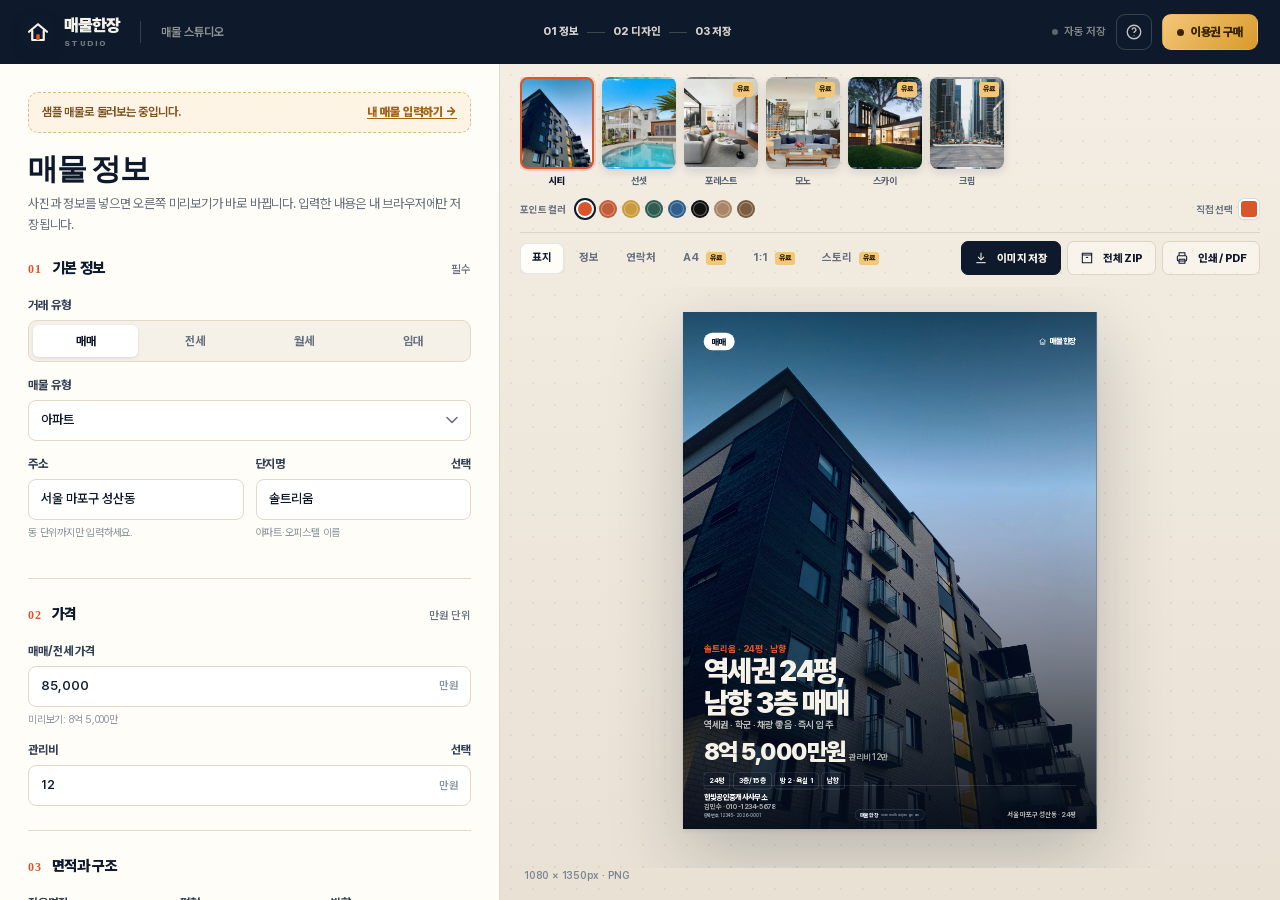
<file: app.html>
<!DOCTYPE html>
<html lang="ko">
<head>
  <meta charset="utf-8">
  <meta name="viewport" content="width=device-width, initial-scale=1">
  <title>매물 스튜디오 | 매물한장</title>
  <meta name="description" content="매물 정보를 입력하고 템플릿을 고르면 인스타 카드뉴스, A4 전단지, 홍보 문구가 자동으로 구성됩니다.">
  <meta name="robots" content="index,follow">
  <link rel="canonical" href="https://sakata1311-jpg.github.io/maemulhanjang/app.html">
  <meta name="theme-color" content="#0e1a2b">
  <link rel="icon" href="assets/img/favicon.svg" type="image/svg+xml">
  <meta property="og:title" content="매물 스튜디오 | 매물한장">
  <meta property="og:description" content="매물 사진과 정보만 넣으면 전단지·카드뉴스·문구를 자동 구성.">
  <meta property="og:image" content="https://sakata1311-jpg.github.io/maemulhanjang/assets/img/og.png">
  <link rel="preload" href="assets/fonts/PretendardVariable.woff2" as="font" type="font/woff2" crossorigin>
  <link rel="stylesheet" href="assets/css/site.css?v=20261107c">
  <link rel="stylesheet" href="assets/css/app.css?v=20261107c">
  <link rel="stylesheet" href="assets/css/slides.css?v=20261107c">
</head>
<body class="app-body" data-view="edit">
  <header class="app-header">
    <a class="brand" href="index.html" aria-label="매물한장 홈">
      <img class="brand-mark" src="assets/img/logo-mark.svg" alt="" width="32" height="32">
      <span class="brand-word"><strong>매물한장</strong><span>STUDIO</span></span>
    </a>
    <span class="app-header-divider" aria-hidden="true"></span>
    <span class="app-header-label">매물 스튜디오</span>
    <div class="app-steps" aria-hidden="true"><b>01 정보</b><i></i><b>02 디자인</b><i></i><b>03 저장</b></div>
    <div class="app-header-right">
      <span class="save-state" id="saveState">자동 저장</span>
      <button class="icon-btn" type="button" id="helpBtn" aria-label="사용법 열기" title="사용법">
        <svg viewBox="0 0 24 24" fill="none" stroke="currentColor" stroke-width="1.8"><circle cx="12" cy="12" r="9"/><path d="M9.6 9a2.5 2.5 0 1 1 3.7 2.2c-.8.5-1.3 1-1.3 2"/><circle cx="12" cy="17" r=".8" fill="currentColor" stroke="none"/></svg>
      </button>
      <button class="pro-button" type="button" id="proBtn"><span class="pro-dot"></span><span id="proBtnLabel">이용권 구매</span></button>
    </div>
  </header>

  <div class="mobile-tabs">
    <button type="button" data-view="edit" class="is-active">정보 입력</button>
    <button type="button" data-view="preview">미리보기</button>
  </div>

  <main class="studio">
    <!-- ==================================================================
         LEFT PANEL
         ================================================================== -->
    <section class="panel" aria-label="매물 정보 입력">
      <div class="panel-scroll">
        <div class="panel-inner">
          <div class="demo-banner" id="demoBanner">
            <span>샘플 매물로 둘러보는 중입니다.</span>
            <button type="button" id="startBlankBtn">내 매물 입력하기 →</button>
          </div>

          <div class="panel-head">
            <h1>매물 정보</h1>
            <p>사진과 정보를 넣으면 오른쪽 미리보기가 바로 바뀝니다. 입력한 내용은 내 브라우저에만 저장됩니다.</p>
          </div>

          <form id="listingForm" autocomplete="off" novalidate>
            <!-- 01 기본 정보 -->
            <section class="form-section" id="section-basic">
              <div class="form-section-head"><span class="num">01</span><h2>기본 정보</h2><span class="hint">필수</span></div>

              <div class="field">
                <span class="field-label">거래 유형</span>
                <div class="segmented" id="dealType" role="group" aria-label="거래 유형">
                  <button type="button" data-deal="매매" class="is-active">매매</button>
                  <button type="button" data-deal="전세">전세</button>
                  <button type="button" data-deal="월세">월세</button>
                  <button type="button" data-deal="임대">임대</button>
                </div>
              </div>

              <div class="field">
                <label for="propertyType">매물 유형</label>
                <select class="select" id="propertyType" data-bind="propertyType">
                  <option>아파트</option>
                  <option>오피스텔</option>
                  <option>빌라/연립</option>
                  <option>단독/다가구</option>
                  <option>상가</option>
                  <option>사무실</option>
                  <option>토지</option>
                </select>
              </div>

              <div class="form-grid">
                <div class="field">
                  <label for="address">주소</label>
                  <input class="input" type="text" id="address" data-bind="address" placeholder="서울 마포구 성산동">
                  <p class="field-hint" id="addressHint">동 단위까지만 입력하세요.</p>
                </div>
                <div class="field">
                  <label for="complex">단지명 <span class="optional">선택</span></label>
                  <input class="input" type="text" id="complex" data-bind="complex" placeholder="솔트리움">
                  <p class="field-hint">아파트·오피스텔 이름</p>
                </div>
              </div>
            </section>

            <!-- 02 가격 -->
            <section class="form-section" id="section-price">
              <div class="form-section-head"><span class="num">02</span><h2>가격</h2><span class="hint">만원 단위</span></div>

              <div class="field price-mode" data-mode="sale">
                <label for="price">매매/전세 가격</label>
                <div class="input-suffix">
                  <input class="input" type="text" inputmode="numeric" id="price" data-bind="price" data-format="manwon" placeholder="85000">
                  <span class="suffix">만원</span>
                </div>
                <p class="field-hint" id="pricePreview">예: 85000 → 8억 5,000만</p>
              </div>

              <div class="price-mode" data-mode="rent" hidden>
                <div class="form-grid">
                  <div class="field">
                    <label for="deposit">보증금</label>
                    <div class="input-suffix">
                      <input class="input" type="text" inputmode="numeric" id="deposit" data-bind="deposit" data-format="manwon" placeholder="1000">
                      <span class="suffix">만원</span>
                    </div>
                  </div>
                  <div class="field">
                    <label for="rent">월 임대료</label>
                    <div class="input-suffix">
                      <input class="input" type="text" inputmode="numeric" id="rent" data-bind="rent" data-format="manwon" placeholder="65">
                      <span class="suffix">만원</span>
                    </div>
                  </div>
                </div>
              </div>

              <div class="field">
                <label for="maintenance">관리비 <span class="optional">선택</span></label>
                <div class="input-suffix">
                  <input class="input" type="text" inputmode="numeric" id="maintenance" data-bind="maintenance" data-format="manwon" placeholder="12">
                  <span class="suffix">만원</span>
                </div>
              </div>
            </section>

            <!-- 03 면적과 구조 -->
            <section class="form-section" id="section-spec">
              <div class="form-section-head"><span class="num">03</span><h2>면적과 구조</h2></div>

              <div class="form-grid form-grid--3">
                <div class="field">
                  <label for="area">전용면적</label>
                  <div class="input-suffix">
                    <input class="input" type="text" inputmode="decimal" id="area" data-bind="area" placeholder="59">
                    <span class="suffix">㎡</span>
                  </div>
                </div>
                <div class="field">
                  <label for="pyeong">평형</label>
                  <div class="input-suffix">
                    <input class="input" type="text" inputmode="decimal" id="pyeong" data-bind="pyeong" placeholder="24">
                    <span class="suffix">평</span>
                  </div>
                </div>
                <div class="field">
                  <label for="direction">방향</label>
                  <select class="select" id="direction" data-bind="direction">
                    <option>남향</option>
                    <option>남동향</option>
                    <option>남서향</option>
                    <option>동향</option>
                    <option>서향</option>
                    <option>북향</option>
                    <option>기타</option>
                  </select>
                </div>
              </div>

              <div class="form-grid form-grid--3">
                <div class="field">
                  <label for="floor">해당 층</label>
                  <input class="input" type="text" inputmode="numeric" id="floor" data-bind="floor" placeholder="3">
                </div>
                <div class="field">
                  <label for="totalFloor">전체 층</label>
                  <input class="input" type="text" inputmode="numeric" id="totalFloor" data-bind="totalFloor" placeholder="15">
                </div>
                <div class="field">
                  <label for="moveIn">입주</label>
                  <input class="input" type="text" id="moveIn" data-bind="moveIn" placeholder="즉시 입주">
                </div>
              </div>

              <div class="form-grid form-grid--3">
                <div class="field">
                  <label for="rooms">방</label>
                  <input class="input" type="text" inputmode="numeric" id="rooms" data-bind="rooms" placeholder="2">
                </div>
                <div class="field">
                  <label for="baths">욕실</label>
                  <input class="input" type="text" inputmode="numeric" id="baths" data-bind="baths" placeholder="1">
                </div>
                <div class="field">
                  <label for="builtYear">준공연도</label>
                  <input class="input" type="text" inputmode="numeric" id="builtYear" data-bind="builtYear" placeholder="2018">
                </div>
              </div>
            </section>

            <!-- 04 사진 -->
            <section class="form-section" id="section-photos">
              <div class="form-section-head"><span class="num">04</span><h2>사진</h2><span class="hint" id="photoCount">0 / 5</span></div>
              <label class="photo-drop" id="photoDrop">
                <input type="file" id="photoInput" accept="image/*" multiple>
                <span class="drop-icon"><svg viewBox="0 0 24 24" fill="none" stroke="currentColor" stroke-width="1.8"><rect x="3" y="4" width="18" height="16" rx="3"/><circle cx="8.5" cy="9.5" r="1.6"/><path d="m4 17 5.2-5.2a2 2 0 0 1 2.8 0L20 20"/></svg></span>
                <strong>사진을 끌어다 놓거나 클릭하세요</strong>
                <span>JPG · PNG · 최대 5장 · 첫 번째 사진이 표지</span>
              </label>
              <div class="photo-grid" id="photoGrid"></div>
              <p class="photo-empty-note" id="photoNote">사진을 추가하면 표지와 전단지가 훨씬 좋아집니다. 모든 사진은 브라우저에서만 처리됩니다.</p>
            </section>

            <!-- 05 강조 포인트 -->
            <section class="form-section" id="section-features">
              <div class="form-section-head"><span class="num">05</span><h2>강조 포인트</h2><span class="hint" id="featureCount">최대 6개</span></div>
              <div class="chip-list" id="featureChips"></div>
              <div class="field" style="margin-top:14px;margin-bottom:0">
                <label for="featureText">추가 설명 <span class="optional">선택</span></label>
                <textarea class="textarea" id="featureText" data-bind="featureText" rows="3" placeholder="예: 거실과 주방이 마주 보는 구조로 환기가 잘 됩니다. 수납공간이 많습니다."></textarea>
              </div>
            </section>

            <!-- 06 중개사 정보 -->
            <section class="form-section" id="section-brand">
              <div class="form-section-head"><span class="num">06</span><h2>중개사 정보</h2><span class="hint">모든 출력물에 자동 표기</span></div>
              <div class="form-grid">
                <div class="field">
                  <label for="office">사무소명</label>
                  <input class="input" type="text" id="office" data-bind="brand.office" placeholder="한빛공인중개사사무소">
                </div>
                <div class="field">
                  <label for="agentName">대표자</label>
                  <input class="input" type="text" id="agentName" data-bind="brand.name" placeholder="김민수">
                </div>
                <div class="field">
                  <label for="regNo">등록번호</label>
                  <input class="input" type="text" id="regNo" data-bind="brand.regNo" placeholder="12345-2026-0001">
                </div>
                <div class="field">
                  <label for="phone">연락처</label>
                  <input class="input" type="text" id="phone" data-bind="brand.phone" placeholder="010-1234-5678">
                </div>
              </div>
              <div class="field">
                <label for="brandAddress">사무소 주소 <span class="optional">선택</span></label>
                <input class="input" type="text" id="brandAddress" data-bind="brand.address" placeholder="서울 마포구 성산로 12">
              </div>
              <div class="field">
                <label for="link">QR 링크 <span class="optional">선택</span></label>
                <input class="input" type="text" id="link" data-bind="brand.link" placeholder="https://blog.naver.com/... 또는 매물 링크">
                <p class="field-hint">전단지·연락처 카드의 QR 코드에 연결됩니다. 비워두면 매물한장 홈으로 연결됩니다.</p>
              </div>
            </section>

            <!-- 07 문구 -->
            <section class="form-section" id="section-copy">
              <div class="form-section-head"><span class="num">07</span><h2>홍보 문구</h2><span class="hint">자동 생성 · 수정 가능</span></div>
              <div class="copy-head">
                <p class="field-hint" style="margin:0">매물 정보에 맞춰 문구를 만듭니다.</p>
                <button class="btn btn-dark" type="button" id="regenerateCopy">문구 자동 완성</button>
              </div>

              <div class="copy-field">
                <label class="field-label" for="copyHeadline">표지 제목 <span class="optional">줄바꿈 가능</span></label>
                <textarea class="textarea" id="copyHeadline" data-bind="copy.headline" data-copy-field="headline" rows="2" placeholder="채광 좋은 24평,&#10;남향 3층 매매"></textarea>
              </div>
              <div class="copy-field">
                <label class="field-label" for="copySubhead">서브 문구</label>
                <input class="input" type="text" id="copySubhead" data-bind="copy.subhead" data-copy-field="subhead">
              </div>
              <div class="copy-field">
                <label class="field-label" for="copyCaption">인스타 캡션</label>
                <textarea class="textarea is-caption" id="copyCaption" data-bind="copy.caption" data-copy-field="caption"></textarea>
                <button class="copy-btn" type="button" data-copy-target="copyCaption">복사</button>
              </div>
              <div class="copy-field">
                <label class="field-label" for="copySms">문자 문구</label>
                <textarea class="textarea" id="copySms" data-bind="copy.sms" data-copy-field="sms"></textarea>
                <button class="copy-btn" type="button" data-copy-target="copySms">복사</button>
              </div>
              <div class="copy-field">
                <label class="field-label" for="copyBlog">블로그 초안</label>
                <textarea class="textarea is-blog" id="copyBlog" data-bind="copy.blog" data-copy-field="blog"></textarea>
                <button class="copy-btn" type="button" data-copy-target="copyBlog">복사</button>
              </div>
            </section>
          </form>

          <div class="upsell-card" id="upsellCard">
            <div class="upsell-top"><h3>이용권으로 더 완성도 있게</h3><span class="badge badge--pro">30·60·90일</span></div>
            <p>전체 템플릿 6종 · A4 300dpi · 워터마크 제거 · 전체 ZIP 저장. 필요한 기간만큼 이용권을 선택하세요.</p>
            <button class="btn btn-primary" type="button" id="upsellBtn">이용권 보기 <span class="arrow">→</span></button>
          </div>

          <div class="panel-foot">
            입력한 매물 정보와 사진은 서버로 전송되지 않고 이 브라우저에만 저장됩니다. 브라우저 데이터를 삭제하면 작업 내용도 사라지므로, 완성한 이미지는 꼭 저장해 두세요.
            <br><a href="legal/privacy.html" target="_blank" rel="noopener">개인정보처리방침</a> · <a href="guide.html" target="_blank" rel="noopener">사용 가이드</a>
          </div>
        </div>
      </div>
    </section>

    <!-- ==================================================================
         RIGHT PANEL
         ================================================================== -->
    <section class="preview-pane" aria-label="미리보기">
      <div class="preview-top">
        <div class="template-strip" id="templateStrip" role="group" aria-label="템플릿 선택"></div>

        <div class="accent-row" id="accentRow">
          <span class="accent-label">포인트 컬러</span>
          <div class="accent-swatches" id="accentSwatches" role="group" aria-label="포인트 컬러"></div>
          <label class="accent-custom">직접 선택<input type="color" id="accentColor" value="#d9552a" aria-label="직접 색상 선택"></label>
        </div>

        <div class="preview-toolbar">
          <div class="preview-tabs" role="tablist" aria-label="미리보기 종류">
            <button class="preview-tab is-active" type="button" data-preview="cover" role="tab" aria-selected="true">표지</button>
            <button class="preview-tab" type="button" data-preview="detail" role="tab" aria-selected="false">정보</button>
            <button class="preview-tab" type="button" data-preview="contact" role="tab" aria-selected="false">연락처</button>
            <button class="preview-tab" type="button" data-preview="a4" role="tab" aria-selected="false">A4 <span class="tab-pro">유료</span></button>
            <button class="preview-tab" type="button" data-preview="square" role="tab" aria-selected="false">1:1 <span class="tab-pro">유료</span></button>
            <button class="preview-tab" type="button" data-preview="story" role="tab" aria-selected="false">스토리 <span class="tab-pro">유료</span></button>
          </div>
          <div class="preview-actions">
            <button class="btn btn-dark" type="button" id="exportPng">
              <svg viewBox="0 0 24 24" fill="none" stroke="currentColor" stroke-width="1.8"><path d="M12 3v12"/><path d="m7 10 5 5 5-5"/><path d="M4 20h16"/></svg>
              <span class="label">이미지 저장</span>
            </button>
            <button class="btn btn-ghost" type="button" id="exportZip">
              <svg viewBox="0 0 24 24" fill="none" stroke="currentColor" stroke-width="1.8"><path d="M4 7h16v13H4z"/><path d="M4 7V4h16v3"/><path d="M10 11h4"/></svg>
              <span class="label">전체 ZIP</span>
            </button>
            <button class="btn btn-ghost" type="button" id="printBtn">
              <svg viewBox="0 0 24 24" fill="none" stroke="currentColor" stroke-width="1.8"><path d="M7 8V3h10v5"/><rect x="4" y="8" width="16" height="9" rx="2"/><path d="M7 14h10v7H7z"/></svg>
              <span class="label">인쇄 / PDF</span>
            </button>
          </div>
        </div>
      </div>

      <div class="preview-stage" id="previewStage">
        <div class="preview-frame" id="previewFrame">
          <div id="slideMount"></div>
        </div>
      </div>

      <div class="preview-meta">
        <span id="previewMeta">1080 × 1350px · PNG</span>
        <span class="lock-note is-hidden" id="lockNote">유료 이용권에서 저장할 수 있습니다.</span>
      </div>
    </section>
  </main>

  <!-- Hidden full-size export mount -->
  <div id="exportMount" aria-hidden="true" style="position:fixed;left:-20000px;top:0;z-index:-1;pointer-events:none"></div>

  <!-- Export overlay -->
  <div class="export-overlay" id="exportOverlay" role="dialog" aria-modal="true" aria-labelledby="exportText">
    <div class="export-card">
      <div class="spinner" aria-hidden="true"></div>
      <h3>이미지를 만들고 있습니다</h3>
      <p id="exportText">잠시만 기다려 주세요. 사진 수에 따라 몇 초 걸릴 수 있습니다.</p>
      <p class="micro" style="margin-top:8px">저장 중에는 다른 탭으로 전환하지 마세요. 완료가 지연될 수 있습니다.</p>
    </div>
  </div>

  <!-- License modal -->
  <div class="modal" id="proModal" role="dialog" aria-modal="true" aria-labelledby="proTitle">
    <div class="modal-card">
      <button class="modal-close" type="button" data-close-modal aria-label="닫기">×</button>
      <p class="modal-kicker">STANDARD · DELUXE · PREMIUM</p>
      <h2 id="proTitle">필요한 기간만큼,<br>이용권으로.</h2>
      <p class="modal-lead">30일부터 시작하는 기간형 이용권입니다. 라이선스 키를 입력하면 이 브라우저에서 즉시 활성화됩니다.</p>
      <div class="plan-options">
        <a class="plan-option" href="pricing.html#buy" data-plan="standard">
          <span class="po-name">STANDARD</span><span class="po-days">30일</span><strong class="po-price">9,000원</strong>
        </a>
        <a class="plan-option is-recommended" href="pricing.html#buy" data-plan="deluxe">
          <span class="po-name">DELUXE <span class="po-badge">추천</span></span><span class="po-days">60일</span><strong class="po-price">17,000원</strong>
        </a>
        <a class="plan-option" href="pricing.html#buy" data-plan="premium">
          <span class="po-name">PREMIUM</span><span class="po-days">90일</span><strong class="po-price">24,000원</strong>
        </a>
      </div>
      <ul class="modal-features">
        <li>전체 템플릿 6종</li>
        <li>A4 전단지 300dpi</li>
        <li>워터마크 제거</li>
        <li>1:1 · 스토리 규격</li>
        <li>사진 5장</li>
        <li>전체 ZIP 저장</li>
      </ul>
      <a class="btn btn-primary btn-block" href="pricing.html#buy" id="buyBtn">이용권 구매 페이지로 <span class="arrow">→</span></a>

      <div class="license-box">
        <h3>이미 이용권 키가 있나요?</h3>
        <p>구매 후 받은 키를 입력하면 선택한 기간만큼 활성화됩니다.</p>
        <div class="license-input-row">
          <input class="input" type="text" id="licenseInput" placeholder="MH1...." spellcheck="false" autocomplete="off">
          <button class="btn btn-dark" type="button" id="activateBtn">활성화</button>
        </div>
        <p class="license-status" id="licenseStatus"></p>
        <div class="license-current" id="licenseCurrent" hidden>
          <span class="dot"></span>
          <span id="licenseCurrentText"></span>
        </div>
        <button class="btn btn-ghost btn-block" type="button" id="deactivateBtn" hidden style="margin-top:8px">이용권 해제</button>
        <button class="btn btn-ghost btn-block" type="button" id="demoBtn" hidden style="margin-top:8px">데모 이용권으로 체험하기 (로컬 전용)</button>
      </div>
      <p class="modal-note">결제·라이선스 문의: <a href="mailto:sakata1311@gmail.com" data-contact-email data-contact-text>sakata1311@gmail.com</a></p>
    </div>
  </div>

  <!-- Help modal -->
  <div class="modal" id="helpModal" role="dialog" aria-modal="true" aria-labelledby="helpTitle">
    <div class="modal-card modal-card--wide">
      <button class="modal-close" type="button" data-close-modal aria-label="닫기">×</button>
      <p class="modal-kicker">3분 가이드</p>
      <h2 id="helpTitle">이렇게 사용하세요.</h2>
      <div class="help-steps">
        <div class="help-step"><span class="n">1</span><div><h3>매물 정보를 입력합니다</h3><p>거래 유형, 가격, 면적, 층, 주소를 넣으세요. 주소는 동 단위까지만 노출하는 것을 권장합니다.</p></div></div>
        <div class="help-step"><span class="n">2</span><div><h3>사진과 템플릿을 고릅니다</h3><p>첫 번째 사진이 표지가 됩니다. 오른쪽 위에서 템플릿과 포인트 컬러를 바꿔 보세요.</p></div></div>
        <div class="help-step"><span class="n">3</span><div><h3>저장하고 바로 올립니다</h3><p>PNG로 저장해 인스타에 올리거나, A4로 인쇄해 사무소 창문에 붙이세요. 문구는 복사해서 문자·블로그에 사용합니다.</p></div></div>
      </div>
      <div class="help-shortcuts">
        <strong>단축키</strong> · <kbd>Ctrl</kbd> + <kbd>S</kbd> PNG 저장 · <kbd>Ctrl</kbd> + <kbd>Enter</kbd> 문구 자동 완성 · <kbd>Esc</kbd> 창 닫기<br>
        <strong>인쇄 팁</strong> · A4 인쇄 시 ‘배경 그래픽’ 옵션을 켜고 여백 없이 출력하세요.
      </div>
      <p class="modal-note">도움이 필요하면 <a href="mailto:sakata1311@gmail.com" data-contact-email data-contact-text>sakata1311@gmail.com</a>으로 문의해 주세요.</p>
    </div>
  </div>

  <noscript>
    <div style="padding:40px;text-align:center;font-family:sans-serif">매물한장은 자바스크립트가 필요합니다. 브라우저에서 JavaScript를 켜 주세요.</div>
  </noscript>

  <script src="assets/js/config.js?v=20261107c"></script>
  <script src="assets/js/common.js?v=20261107c"></script>
  <script src="assets/js/license-public.js?v=20261107c"></script>
  <script src="assets/js/license.js?v=20261107c"></script>
  <script src="assets/js/copy.js?v=20261107c"></script>
  <script src="assets/js/vendor/qrcode.js"></script>
  <script src="assets/js/templates.js?v=20261107c"></script>
  <script src="assets/js/vendor/html-to-image.js"></script>
  <script src="assets/js/vendor/jszip.min.js"></script>
  <script src="assets/js/studio.js?v=20261107c"></script>
</body>
</html>
</file>
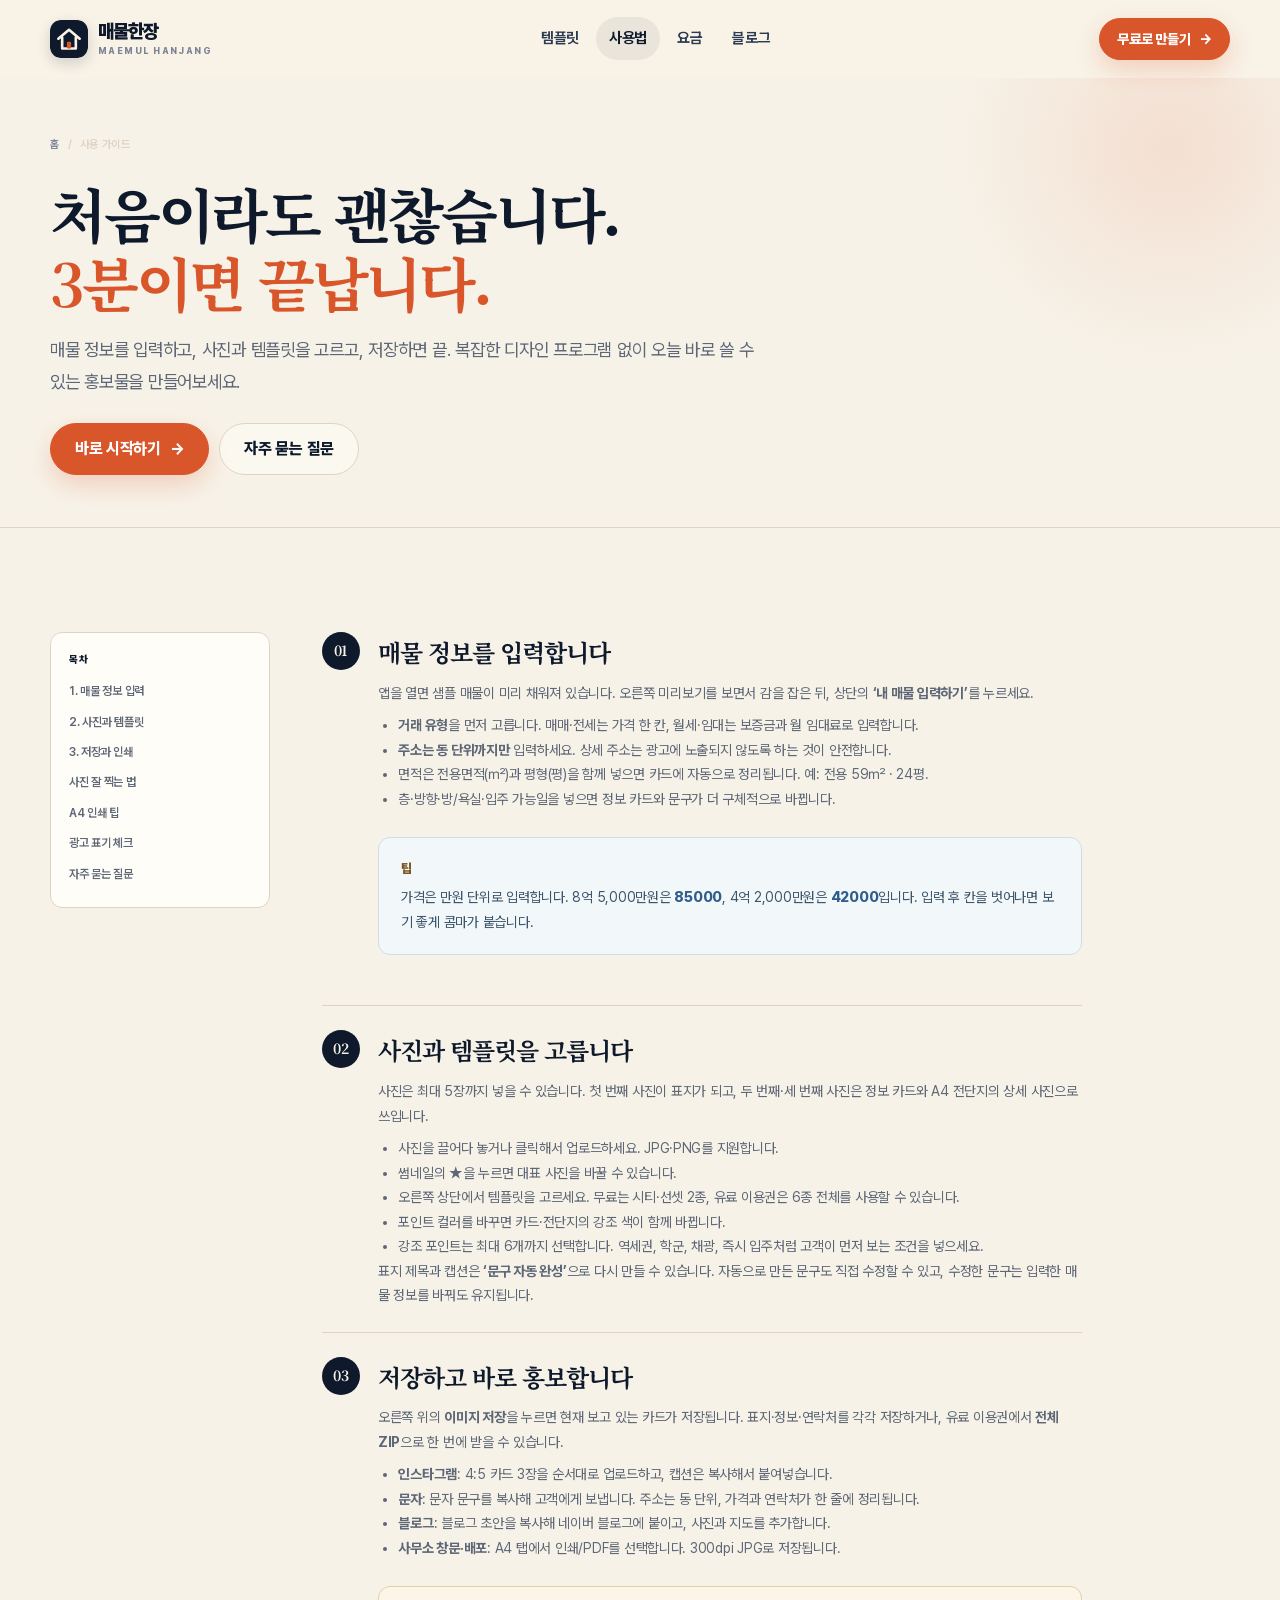
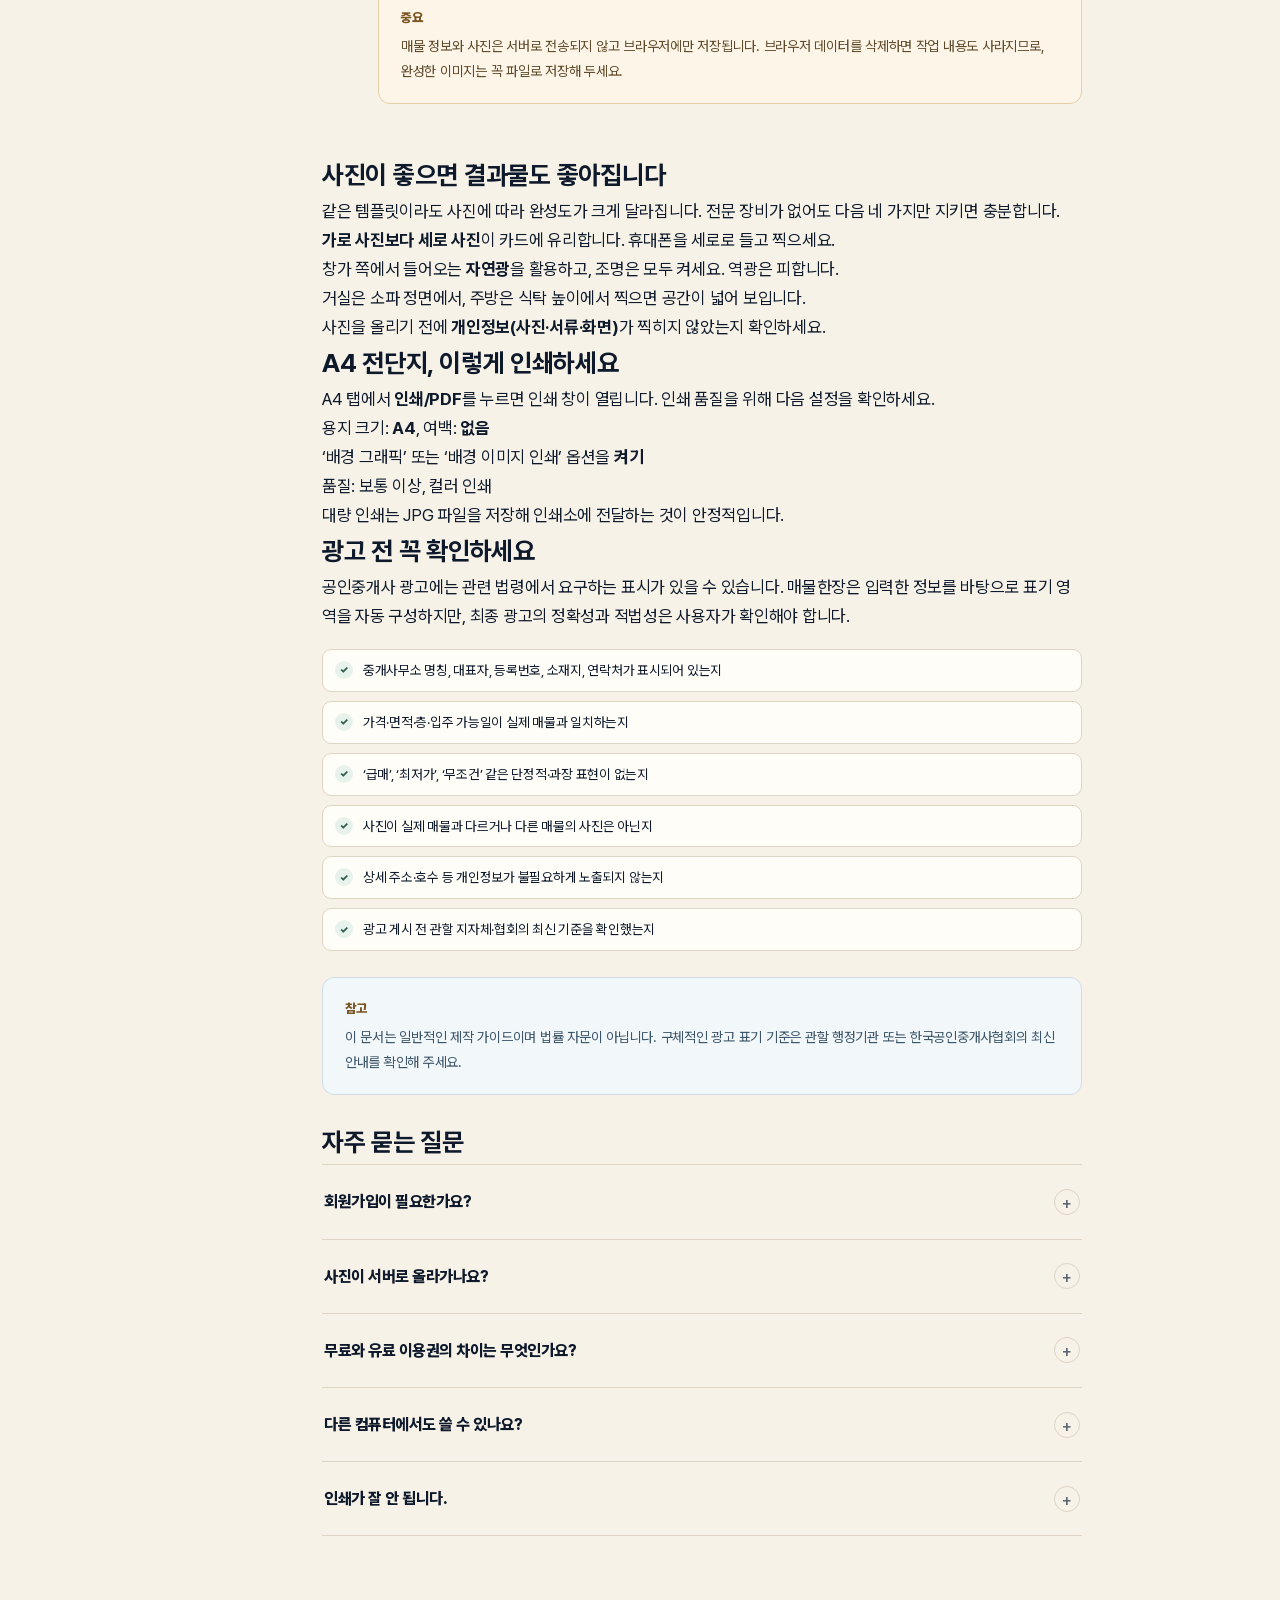
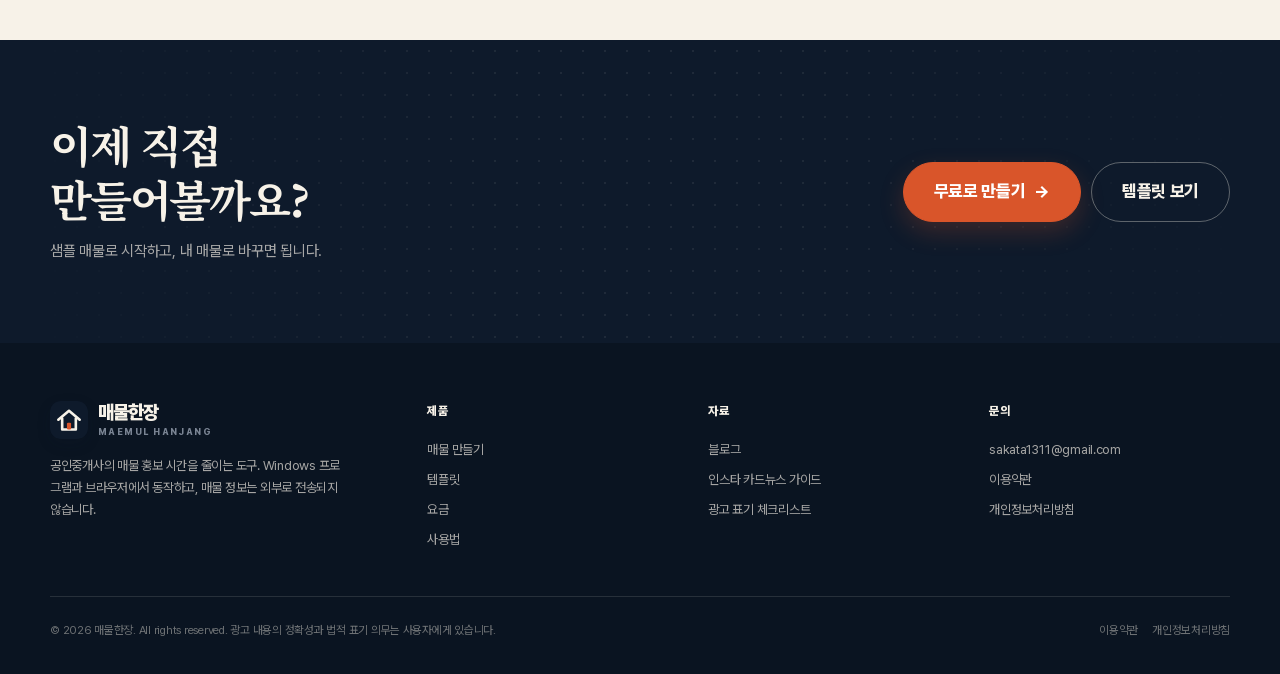
<file: guide.html>
<!DOCTYPE html>
<html lang="ko">
<head>
  <meta charset="utf-8">
  <meta name="viewport" content="width=device-width, initial-scale=1">
  <title>사용 가이드 | 매물한장 — 3분 만에 전단지 만들기</title>
  <meta name="description" content="매물한장 사용법을 3단계로 정리했습니다. 매물 정보 입력, 사진과 템플릿 고르기, PNG·A4 전단지 저장까지. 인쇄 팁과 광고 표기 체크리스트도 확인하세요.">
  <meta name="robots" content="index,follow">
  <link rel="canonical" href="https://sakata1311-jpg.github.io/maemulhanjang/guide.html">
  <meta property="og:type" content="article">
  <meta property="og:title" content="사용 가이드 | 매물한장">
  <meta property="og:description" content="3단계로 끝내는 매물 전단지·카드뉴스 제작.">
  <meta property="og:image" content="https://sakata1311-jpg.github.io/maemulhanjang/assets/img/og.png">
  <meta name="theme-color" content="#0e1a2b">
  <link rel="icon" href="assets/img/favicon.svg" type="image/svg+xml">
  <link rel="preload" href="assets/fonts/PretendardVariable.woff2" as="font" type="font/woff2" crossorigin>
  <link rel="preconnect" href="https://fonts.googleapis.com">
  <link rel="preconnect" href="https://fonts.gstatic.com" crossorigin>
  <link href="https://fonts.googleapis.com/css2?family=Noto+Serif+KR:wght@500;600;700;900&display=swap" rel="stylesheet">
  <link rel="stylesheet" href="assets/css/site.css?v=20261107c">
</head>
<body>
  <a class="skip-link" href="#main">본문으로 바로가기</a>
  <header class="site-header">
    <div class="wrap nav">
      <a class="brand" href="index.html" aria-label="매물한장 홈"><img class="brand-mark" src="assets/img/logo-mark.svg" alt="" width="38" height="38"><span class="brand-word"><strong>매물한장</strong><span>MAEMUL HANJANG</span></span></a>
      <nav class="nav-links" aria-label="주요 메뉴"><a href="templates.html">템플릿</a><a href="guide.html" aria-current="page">사용법</a><a href="pricing.html">요금</a><a href="blog/index.html">블로그</a></nav>
      <div class="nav-actions"><a class="btn btn-primary btn-sm" href="app.html">무료로 만들기 <span class="arrow">→</span></a><button class="nav-toggle" type="button" aria-label="메뉴 열기" aria-expanded="false" aria-controls="mobile-menu"><span></span><span></span></button></div>
    </div>
  </header>
  <div class="mobile-menu" id="mobile-menu"><a href="templates.html">템플릿 <span>→</span></a><a href="guide.html">사용법 <span>→</span></a><a href="pricing.html">요금 <span>→</span></a><a href="blog/index.html">블로그 <span>→</span></a><a class="btn btn-primary" href="app.html">무료로 만들기 <span class="arrow">→</span></a></div>

  <main id="main">
    <section class="page-hero">
      <div class="wrap">
        <nav class="breadcrumbs" aria-label="현재 위치"><a href="index.html">홈</a><span>/</span><span>사용 가이드</span></nav>
        <h1>처음이라도 괜찮습니다.<br><em>3분이면 끝납니다.</em></h1>
        <p class="lead">매물 정보를 입력하고, 사진과 템플릿을 고르고, 저장하면 끝. 복잡한 디자인 프로그램 없이 오늘 바로 쓸 수 있는 홍보물을 만들어보세요.</p>
        <div class="page-hero-actions"><a class="btn btn-primary" href="app.html">바로 시작하기 <span class="arrow">→</span></a><a class="btn btn-ghost" href="#faq">자주 묻는 질문</a></div>
      </div>
    </section>

    <section class="section">
      <div class="wrap guide-grid">
        <aside class="guide-side" aria-label="가이드 목차">
          <strong>목차</strong>
          <a href="#step-1">1. 매물 정보 입력</a>
          <a href="#step-2">2. 사진과 템플릿</a>
          <a href="#step-3">3. 저장과 인쇄</a>
          <a href="#photo-tips">사진 잘 찍는 법</a>
          <a href="#print-tips">A4 인쇄 팁</a>
          <a href="#ad-check">광고 표기 체크</a>
          <a href="#faq">자주 묻는 질문</a>
        </aside>

        <div class="guide-content">
          <div class="guide-step" id="step-1">
            <span class="step-no">01</span>
            <div>
              <h2>매물 정보를 입력합니다</h2>
              <p>앱을 열면 샘플 매물이 미리 채워져 있습니다. 오른쪽 미리보기를 보면서 감을 잡은 뒤, 상단의 <strong>‘내 매물 입력하기’</strong>를 누르세요.</p>
              <ul>
                <li><strong>거래 유형</strong>을 먼저 고릅니다. 매매·전세는 가격 한 칸, 월세·임대는 보증금과 월 임대료로 입력합니다.</li>
                <li><strong>주소는 동 단위까지만</strong> 입력하세요. 상세 주소는 광고에 노출되지 않도록 하는 것이 안전합니다.</li>
                <li>면적은 전용면적(㎡)과 평형(평)을 함께 넣으면 카드에 자동으로 정리됩니다. 예: 전용 59㎡ · 24평.</li>
                <li>층·방향·방/욕실·입주 가능일을 넣으면 정보 카드와 문구가 더 구체적으로 바뀝니다.</li>
              </ul>
              <div class="callout callout--info"><strong>팁</strong>가격은 만원 단위로 입력합니다. 8억 5,000만원은 <strong>85000</strong>, 4억 2,000만원은 <strong>42000</strong>입니다. 입력 후 칸을 벗어나면 보기 좋게 콤마가 붙습니다.</div>
            </div>
          </div>

          <div class="guide-step" id="step-2">
            <span class="step-no">02</span>
            <div>
              <h2>사진과 템플릿을 고릅니다</h2>
              <p>사진은 최대 5장까지 넣을 수 있습니다. 첫 번째 사진이 표지가 되고, 두 번째·세 번째 사진은 정보 카드와 A4 전단지의 상세 사진으로 쓰입니다.</p>
              <ul>
                <li>사진을 끌어다 놓거나 클릭해서 업로드하세요. JPG·PNG를 지원합니다.</li>
                <li>썸네일의 <strong>★</strong>을 누르면 대표 사진을 바꿀 수 있습니다.</li>
                <li>오른쪽 상단에서 템플릿을 고르세요. 무료는 시티·선셋 2종, 유료 이용권은 6종 전체를 사용할 수 있습니다.</li>
                <li>포인트 컬러를 바꾸면 카드·전단지의 강조 색이 함께 바뀝니다.</li>
                <li>강조 포인트는 최대 6개까지 선택합니다. 역세권, 학군, 채광, 즉시 입주처럼 고객이 먼저 보는 조건을 넣으세요.</li>
              </ul>
              <p>표지 제목과 캡션은 <strong>‘문구 자동 완성’</strong>으로 다시 만들 수 있습니다. 자동으로 만든 문구도 직접 수정할 수 있고, 수정한 문구는 입력한 매물 정보를 바꿔도 유지됩니다.</p>
            </div>
          </div>

          <div class="guide-step" id="step-3">
            <span class="step-no">03</span>
            <div>
              <h2>저장하고 바로 홍보합니다</h2>
              <p>오른쪽 위의 <strong>이미지 저장</strong>을 누르면 현재 보고 있는 카드가 저장됩니다. 표지·정보·연락처를 각각 저장하거나, 유료 이용권에서 <strong>전체 ZIP</strong>으로 한 번에 받을 수 있습니다.</p>
              <ul>
                <li><strong>인스타그램</strong>: 4:5 카드 3장을 순서대로 업로드하고, 캡션은 복사해서 붙여넣습니다.</li>
                <li><strong>문자</strong>: 문자 문구를 복사해 고객에게 보냅니다. 주소는 동 단위, 가격과 연락처가 한 줄에 정리됩니다.</li>
                <li><strong>블로그</strong>: 블로그 초안을 복사해 네이버 블로그에 붙이고, 사진과 지도를 추가합니다.</li>
                <li><strong>사무소 창문·배포</strong>: A4 탭에서 인쇄/PDF를 선택합니다. 300dpi JPG로 저장됩니다.</li>
              </ul>
              <div class="callout"><strong>중요</strong>매물 정보와 사진은 서버로 전송되지 않고 브라우저에만 저장됩니다. 브라우저 데이터를 삭제하면 작업 내용도 사라지므로, 완성한 이미지는 꼭 파일로 저장해 두세요.</div>
            </div>
          </div>

          <h2 id="photo-tips">사진이 좋으면 결과물도 좋아집니다</h2>
          <p>같은 템플릿이라도 사진에 따라 완성도가 크게 달라집니다. 전문 장비가 없어도 다음 네 가지만 지키면 충분합니다.</p>
          <ul>
            <li><strong>가로 사진보다 세로 사진</strong>이 카드에 유리합니다. 휴대폰을 세로로 들고 찍으세요.</li>
            <li>창가 쪽에서 들어오는 <strong>자연광</strong>을 활용하고, 조명은 모두 켜세요. 역광은 피합니다.</li>
            <li>거실은 소파 정면에서, 주방은 식탁 높이에서 찍으면 공간이 넓어 보입니다.</li>
            <li>사진을 올리기 전에 <strong>개인정보(사진·서류·화면)</strong>가 찍히지 않았는지 확인하세요.</li>
          </ul>

          <h2 id="print-tips">A4 전단지, 이렇게 인쇄하세요</h2>
          <p>A4 탭에서 <strong>인쇄/PDF</strong>를 누르면 인쇄 창이 열립니다. 인쇄 품질을 위해 다음 설정을 확인하세요.</p>
          <ul>
            <li>용지 크기: <strong>A4</strong>, 여백: <strong>없음</strong></li>
            <li>‘배경 그래픽’ 또는 ‘배경 이미지 인쇄’ 옵션을 <strong>켜기</strong></li>
            <li>품질: 보통 이상, 컬러 인쇄</li>
            <li>대량 인쇄는 JPG 파일을 저장해 인쇄소에 전달하는 것이 안정적입니다.</li>
          </ul>

          <h2 id="ad-check">광고 전 꼭 확인하세요</h2>
          <p>공인중개사 광고에는 관련 법령에서 요구하는 표시가 있을 수 있습니다. 매물한장은 입력한 정보를 바탕으로 표기 영역을 자동 구성하지만, 최종 광고의 정확성과 적법성은 사용자가 확인해야 합니다.</p>
          <ul class="checklist">
            <li>중개사무소 명칭, 대표자, 등록번호, 소재지, 연락처가 표시되어 있는지</li>
            <li>가격·면적·층·입주 가능일이 실제 매물과 일치하는지</li>
            <li>‘급매’, ‘최저가’, ‘무조건’ 같은 단정적·과장 표현이 없는지</li>
            <li>사진이 실제 매물과 다르거나 다른 매물의 사진은 아닌지</li>
            <li>상세 주소·호수 등 개인정보가 불필요하게 노출되지 않는지</li>
            <li>광고 게시 전 관할 지자체·협회의 최신 기준을 확인했는지</li>
          </ul>
          <div class="callout callout--info"><strong>참고</strong>이 문서는 일반적인 제작 가이드이며 법률 자문이 아닙니다. 구체적인 광고 표기 기준은 관할 행정기관 또는 한국공인중개사협회의 최신 안내를 확인해 주세요.</div>

          <h2 id="faq">자주 묻는 질문</h2>
          <div class="faq">
            <details><summary>회원가입이 필요한가요?</summary><div class="answer">아니요. 브라우저에서 바로 사용할 수 있습니다. 입력한 내용은 내 브라우저에 자동 저장됩니다.</div></details>
            <details><summary>사진이 서버로 올라가나요?</summary><div class="answer">아니요. 사진과 매물 정보는 브라우저 안에서만 처리됩니다. 라이선스 확인도 오프라인 서명 방식이라 개인정보를 전송하지 않습니다.</div></details>
            <details><summary>무료와 유료 이용권의 차이는 무엇인가요?</summary><div class="answer">무료는 기본 템플릿 2종과 4:5 카드뉴스, 워터마크를 제공합니다. 유료 이용권은 전체 템플릿 6종, A4 전단지, 1:1·스토리 규격, 워터마크 제거, 사진 5장, 전체 ZIP 저장을 제공합니다. STANDARD 30일, DELUXE 60일, PREMIUM 90일 중 선택할 수 있습니다.</div></details>
            <details><summary>다른 컴퓨터에서도 쓸 수 있나요?</summary><div class="answer">네. 같은 라이선스 키를 새 브라우저에 입력하면 됩니다. 다만 매물 작업 내용은 브라우저에 저장되므로 기기별로 다시 입력해야 합니다.</div></details>
            <details><summary>인쇄가 잘 안 됩니다.</summary><div class="answer">인쇄 창에서 ‘배경 그래픽’을 켜고 여백을 ‘없음’으로 설정해 보세요. 그래도 문제가 있으면 A4 JPG를 저장해 인쇄소에 맡기는 방법이 가장 안정적입니다.</div></details>
          </div>
        </div>
      </div>
    </section>

    <section class="cta-band">
      <div class="wrap cta-inner">
        <div><h2>이제 직접<br>만들어볼까요?</h2><p>샘플 매물로 시작하고, 내 매물로 바꾸면 됩니다.</p></div>
        <div class="cta-actions"><a class="btn btn-primary btn-lg" href="app.html">무료로 만들기 <span class="arrow">→</span></a><a class="btn btn-outline-light btn-lg" href="templates.html">템플릿 보기</a></div>
      </div>
    </section>
  </main>

  <footer class="site-footer">
    <div class="wrap">
      <div class="footer-top">
        <div class="footer-brand"><a class="brand" href="index.html" aria-label="매물한장 홈"><img class="brand-mark" src="assets/img/logo-mark.svg" alt="" width="38" height="38"><span class="brand-word"><strong style="color:var(--paper)">매물한장</strong><span>MAEMUL HANJANG</span></span></a><p>공인중개사의 매물 홍보 시간을 줄이는 도구. Windows 프로그램과 브라우저에서 동작하고, 매물 정보는 외부로 전송되지 않습니다.</p></div>
        <div class="footer-col"><h4>제품</h4><a href="app.html">매물 만들기</a><a href="templates.html">템플릿</a><a href="pricing.html">요금</a><a href="guide.html">사용법</a></div>
        <div class="footer-col"><h4>자료</h4><a href="blog/index.html">블로그</a><a href="blog/realtor-instagram-cardnews.html">인스타 카드뉴스 가이드</a><a href="blog/flyer-required-disclosures.html">광고 표기 체크리스트</a></div>
        <div class="footer-col"><h4>문의</h4><a href="mailto:sakata1311@gmail.com" data-contact-email data-contact-text>sakata1311@gmail.com</a><a href="legal/terms.html">이용약관</a><a href="legal/privacy.html">개인정보처리방침</a></div>
      </div>
      <div class="footer-bottom"><p>© <span data-year>2026</span> 매물한장. All rights reserved. 광고 내용의 정확성과 법적 표기 의무는 사용자에게 있습니다.</p><div class="footer-legal"><a href="legal/terms.html">이용약관</a><a href="legal/privacy.html">개인정보처리방침</a></div></div>
    </div>
  </footer>
  <script src="assets/js/config.js?v=20261107c"></script><script src="assets/js/common.js?v=20261107c"></script>
</body>
</html>
</file>
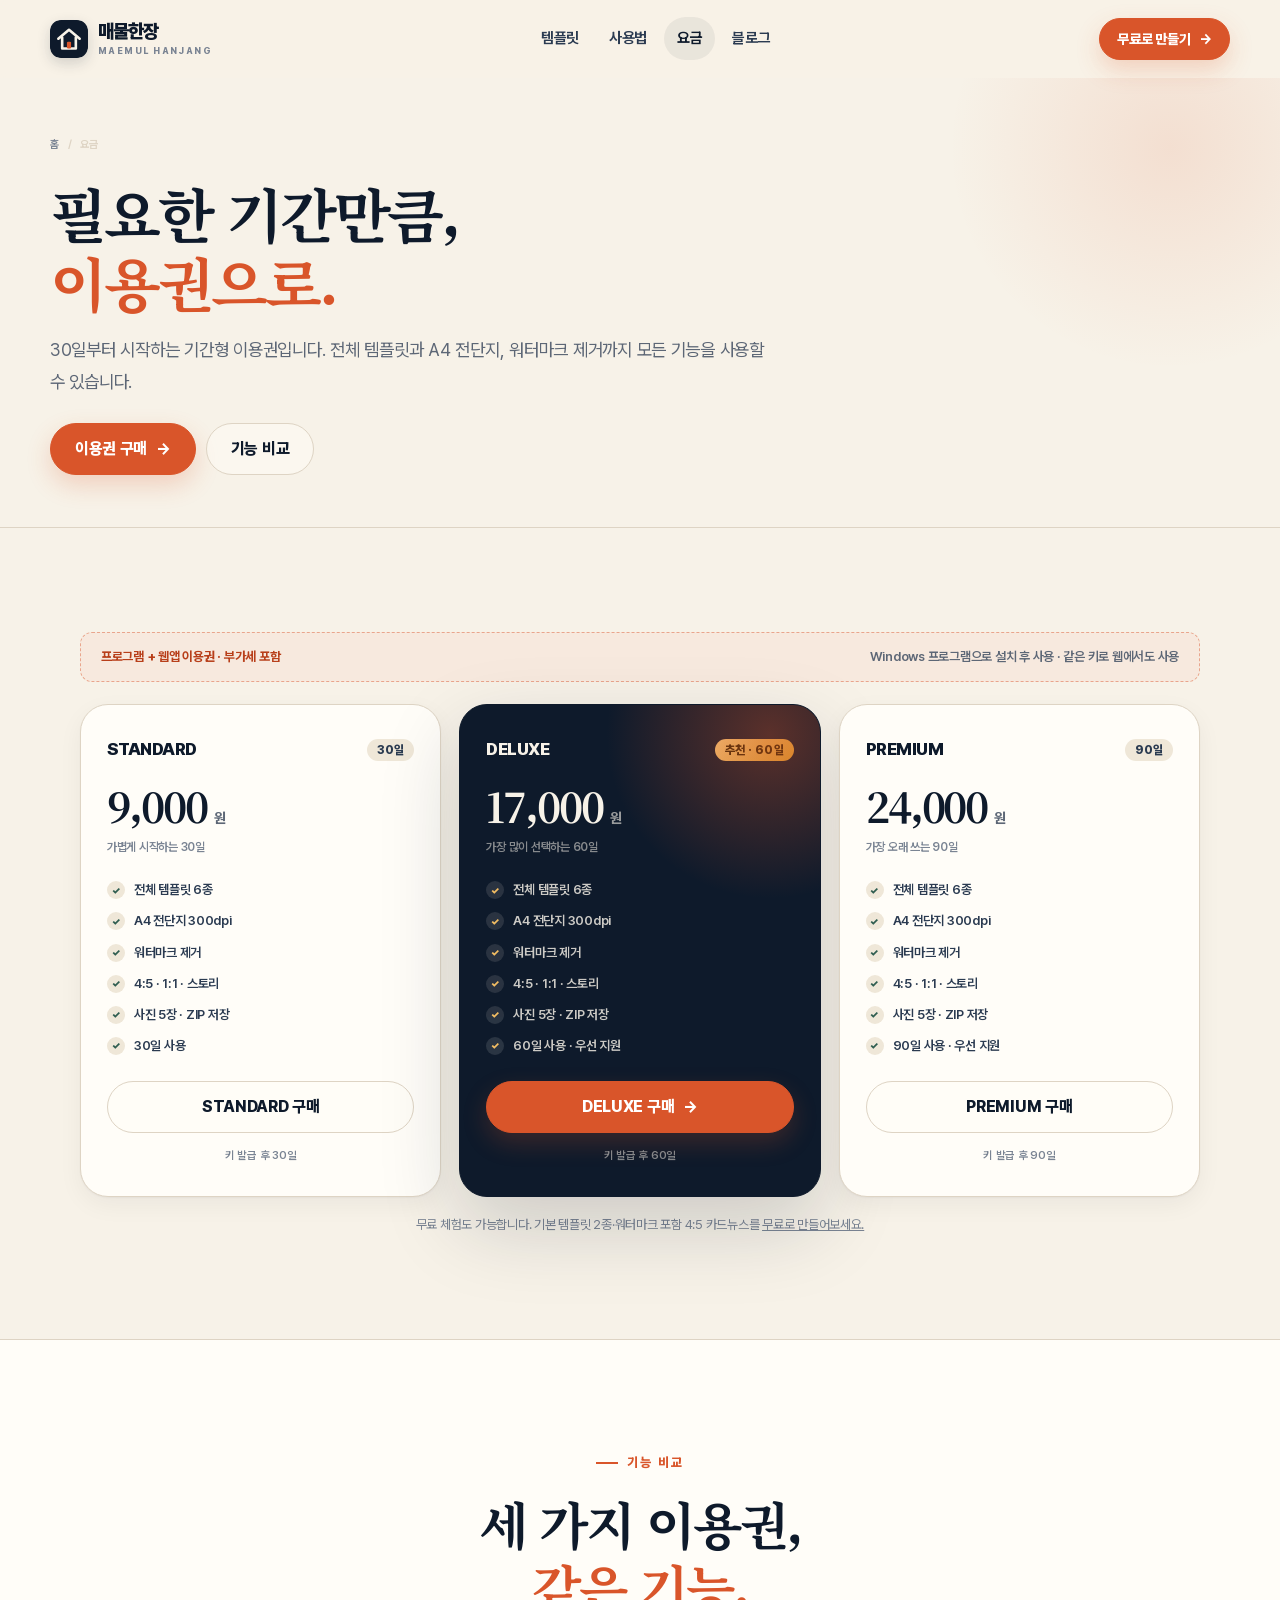
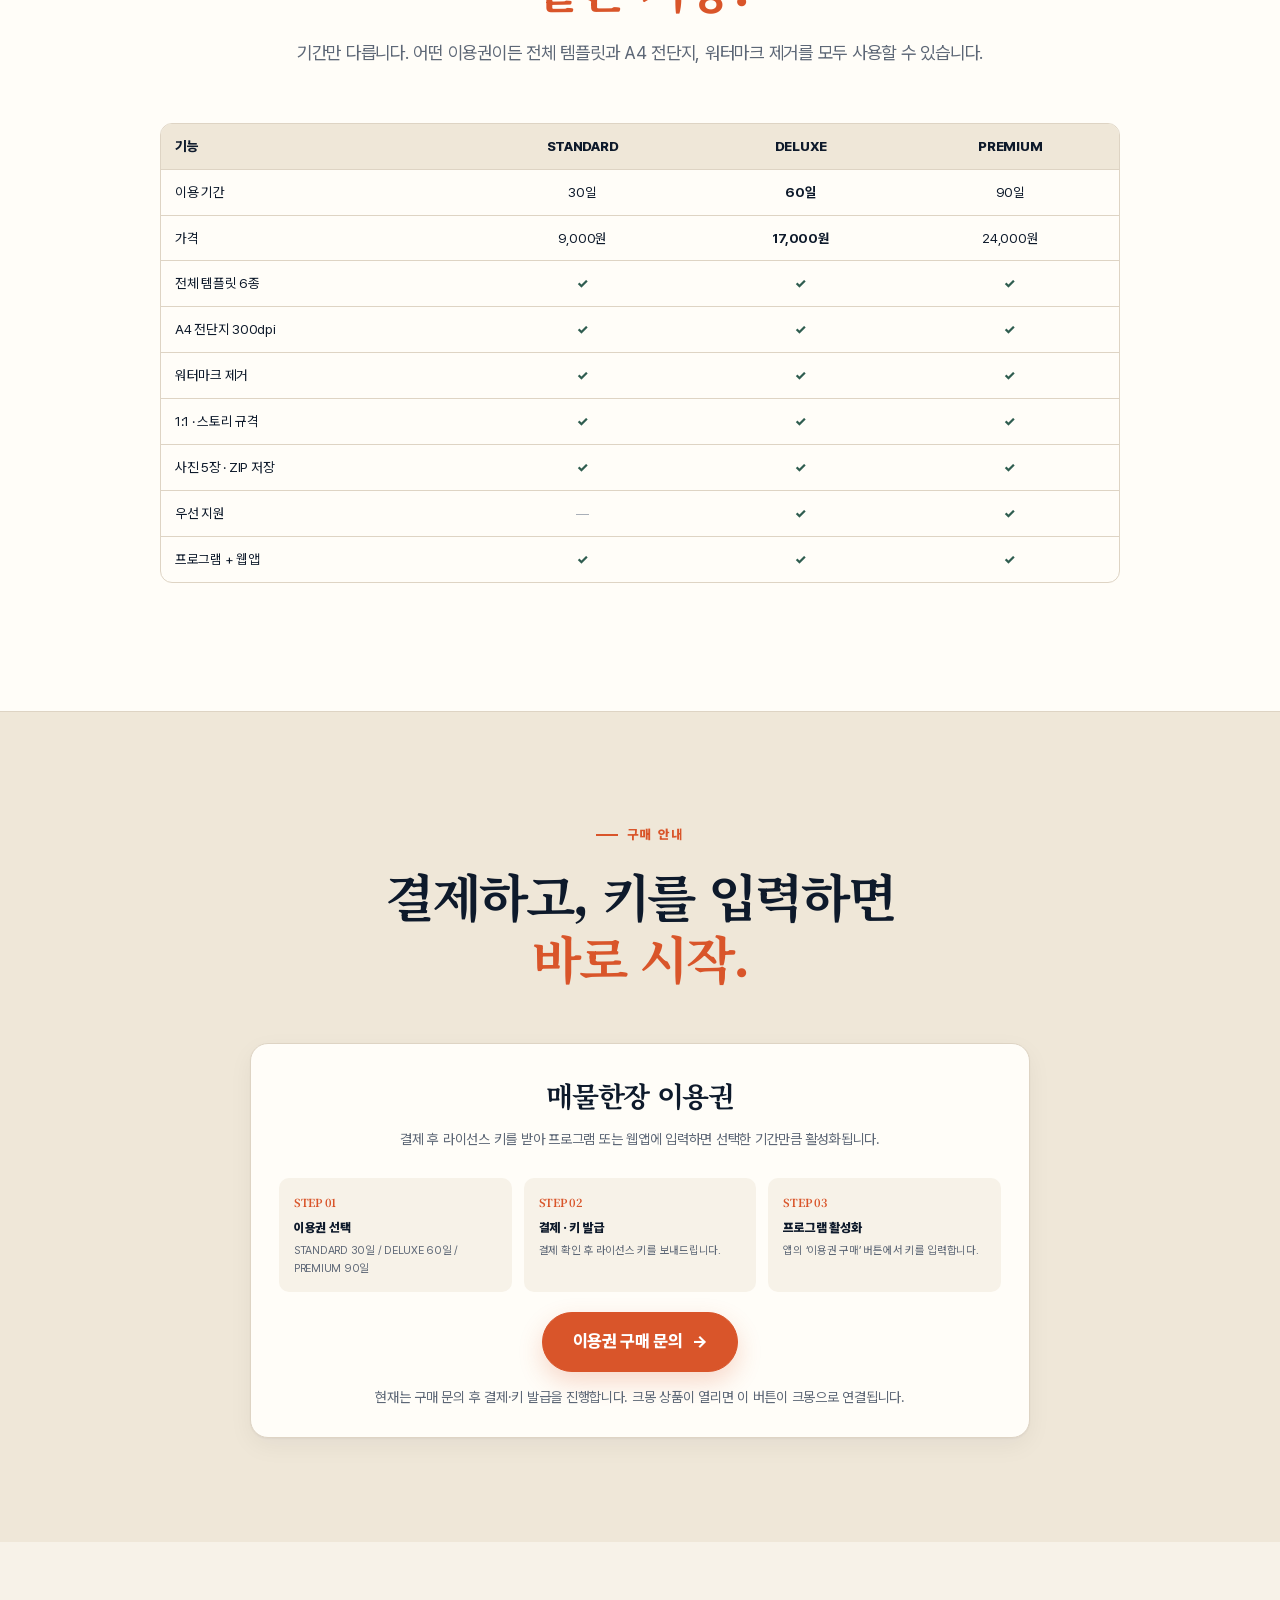
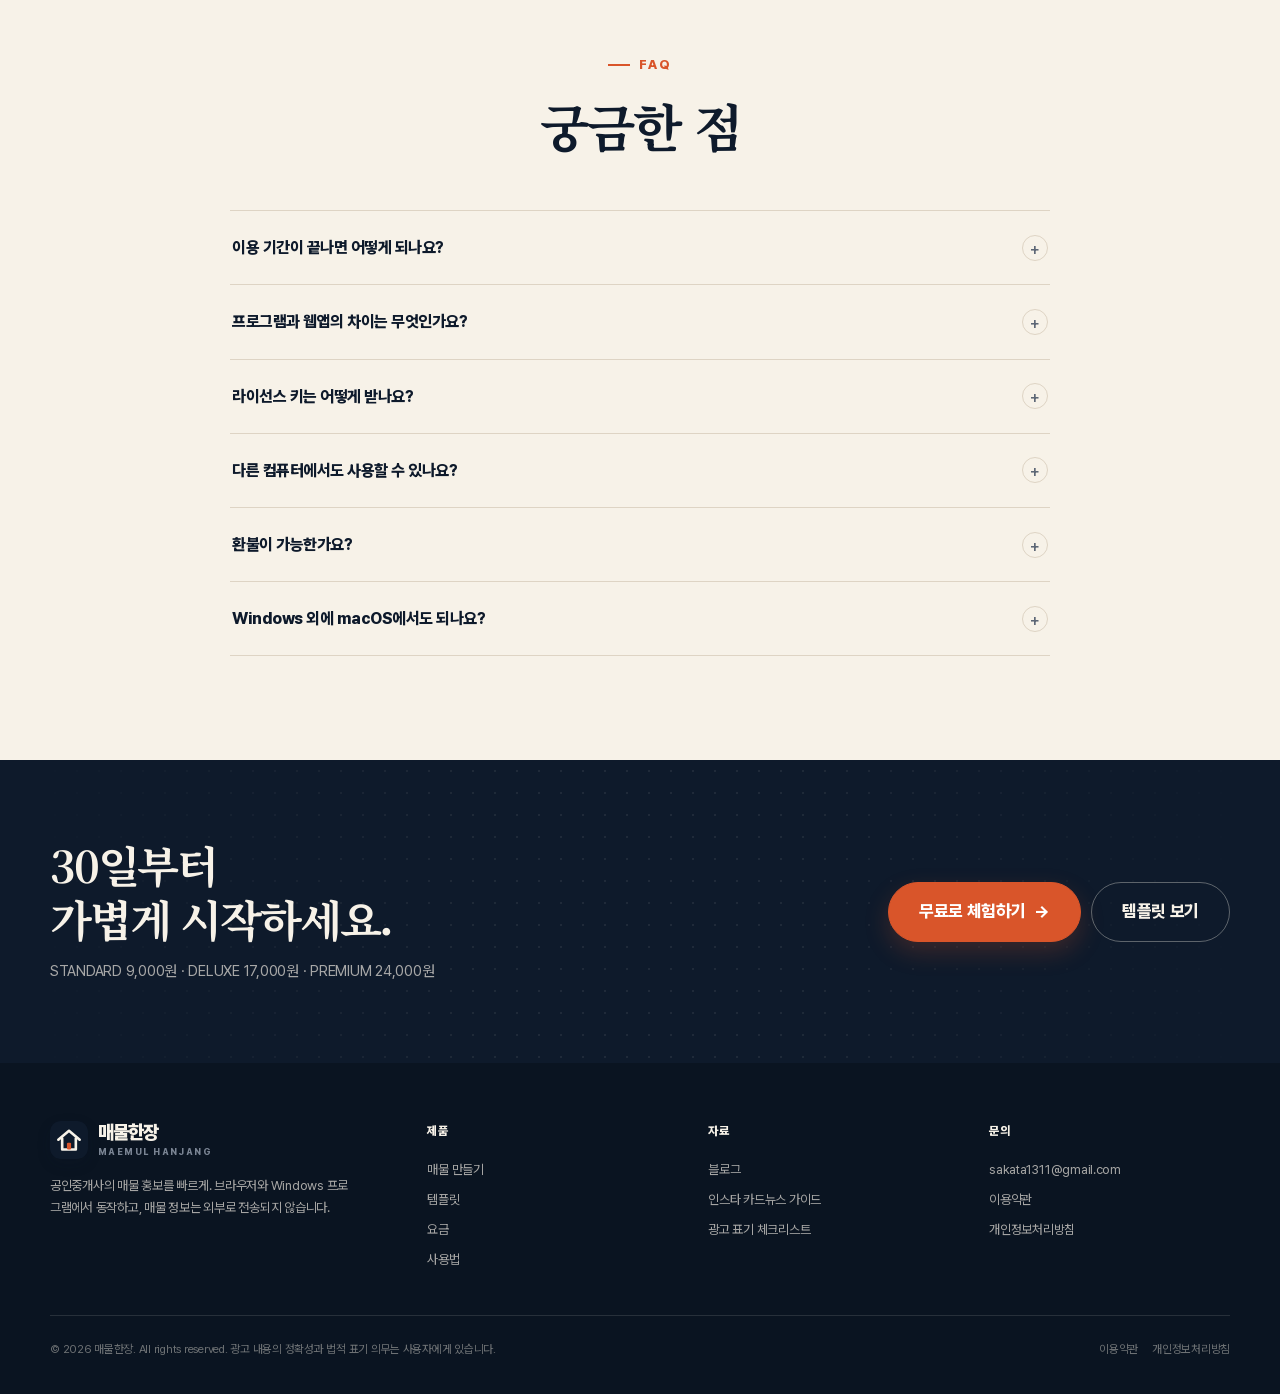
<file: pricing.html>
<!DOCTYPE html>
<html lang="ko">
<head>
  <meta charset="utf-8">
  <meta name="viewport" content="width=device-width, initial-scale=1">
  <title>요금 | 매물한장 — 30일·60일·90일 이용권</title>
  <meta name="description" content="매물한장 이용권: STANDARD 30일 9,000원, DELUXE 60일 17,000원, PREMIUM 90일 24,000원. 전체 템플릿, A4 300dpi, 워터마크 제거 포함.">
  <meta name="robots" content="index,follow">
  <link rel="canonical" href="https://sakata1311-jpg.github.io/maemulhanjang/pricing.html">
  <meta property="og:type" content="website">
  <meta property="og:title" content="요금 | 매물한장 30·60·90일 이용권">
  <meta property="og:description" content="STANDARD 30일 9,000원 · DELUXE 60일 17,000원 · PREMIUM 90일 24,000원">
  <meta property="og:image" content="https://sakata1311-jpg.github.io/maemulhanjang/assets/img/og.png">
  <meta name="theme-color" content="#0e1a2b">
  <link rel="icon" href="assets/img/favicon.svg" type="image/svg+xml">
  <link rel="preload" href="assets/fonts/PretendardVariable.woff2" as="font" type="font/woff2" crossorigin>
  <link rel="preconnect" href="https://fonts.googleapis.com">
  <link rel="preconnect" href="https://fonts.gstatic.com" crossorigin>
  <link href="https://fonts.googleapis.com/css2?family=Noto+Serif+KR:wght@500;600;700;900&display=swap" rel="stylesheet">
  <link rel="stylesheet" href="assets/css/site.css?v=20261107c">
</head>
<body>
  <a class="skip-link" href="#main">본문으로 바로가기</a>
  <header class="site-header">
    <div class="wrap nav">
      <a class="brand" href="index.html" aria-label="매물한장 홈">
        <img class="brand-mark" src="assets/img/logo-mark.svg" alt="" width="38" height="38">
        <span class="brand-word"><strong>매물한장</strong><span>MAEMUL HANJANG</span></span>
      </a>
      <nav class="nav-links" aria-label="주요 메뉴">
        <a href="templates.html">템플릿</a>
        <a href="guide.html">사용법</a>
        <a href="pricing.html" aria-current="page">요금</a>
        <a href="blog/index.html">블로그</a>
      </nav>
      <div class="nav-actions">
        <a class="btn btn-primary btn-sm" href="app.html">무료로 만들기 <span class="arrow">→</span></a>
        <button class="nav-toggle" type="button" aria-label="메뉴 열기" aria-expanded="false" aria-controls="mobile-menu"><span></span><span></span></button>
      </div>
    </div>
  </header>
  <div class="mobile-menu" id="mobile-menu">
    <a href="templates.html">템플릿 <span>→</span></a>
    <a href="guide.html">사용법 <span>→</span></a>
    <a href="pricing.html">요금 <span>→</span></a>
    <a href="blog/index.html">블로그 <span>→</span></a>
    <a class="btn btn-primary" href="app.html">무료로 만들기 <span class="arrow">→</span></a>
  </div>

  <main id="main">
    <section class="page-hero">
      <div class="wrap">
        <nav class="breadcrumbs" aria-label="현재 위치"><a href="index.html">홈</a><span>/</span><span>요금</span></nav>
        <h1>필요한 기간만큼,<br><em>이용권으로.</em></h1>
        <p class="lead">30일부터 시작하는 기간형 이용권입니다. 전체 템플릿과 A4 전단지, 워터마크 제거까지 모든 기능을 사용할 수 있습니다.</p>
        <div class="page-hero-actions">
          <a class="btn btn-primary" href="#buy">이용권 구매 <span class="arrow">→</span></a>
          <a class="btn btn-ghost" href="#compare">기능 비교</a>
        </div>
      </div>
    </section>

    <section class="section" id="pricing">
      <div class="wrap">
        <div class="launch-strip reveal">
          <strong>프로그램 + 웹앱 이용권 · 부가세 포함</strong>
          <span>Windows 프로그램으로 설치 후 사용 · 같은 키로 웹에서도 사용</span>
        </div>

        <div class="pricing-grid pricing-grid--three reveal">
          <article class="price-card">
            <div class="price-plan"><h3>STANDARD</h3><span class="badge">30일</span></div>
            <div class="price-amount"><strong>9,000</strong><span>원</span></div>
            <p class="price-note">가볍게 시작하는 30일</p>
            <ul class="price-list">
              <li>전체 템플릿 6종</li>
              <li>A4 전단지 300dpi</li>
              <li>워터마크 제거</li>
              <li>4:5 · 1:1 · 스토리</li>
              <li>사진 5장 · ZIP 저장</li>
              <li>30일 사용</li>
            </ul>
            <a class="btn btn-ghost" href="#buy" data-plan="standard">STANDARD 구매</a>
            <p class="price-foot">키 발급 후 30일</p>
          </article>

          <article class="price-card price-card--pro">
            <div class="price-plan"><h3>DELUXE</h3><span class="badge badge--pro">추천 · 60일</span></div>
            <div class="price-amount"><strong>17,000</strong><span>원</span></div>
            <p class="price-note">가장 많이 선택하는 60일</p>
            <ul class="price-list">
              <li>전체 템플릿 6종</li>
              <li>A4 전단지 300dpi</li>
              <li>워터마크 제거</li>
              <li>4:5 · 1:1 · 스토리</li>
              <li>사진 5장 · ZIP 저장</li>
              <li>60일 사용 · 우선 지원</li>
            </ul>
            <a class="btn btn-primary" href="#buy" data-plan="deluxe">DELUXE 구매 <span class="arrow">→</span></a>
            <p class="price-foot">키 발급 후 60일</p>
          </article>

          <article class="price-card">
            <div class="price-plan"><h3>PREMIUM</h3><span class="badge">90일</span></div>
            <div class="price-amount"><strong>24,000</strong><span>원</span></div>
            <p class="price-note">가장 오래 쓰는 90일</p>
            <ul class="price-list">
              <li>전체 템플릿 6종</li>
              <li>A4 전단지 300dpi</li>
              <li>워터마크 제거</li>
              <li>4:5 · 1:1 · 스토리</li>
              <li>사진 5장 · ZIP 저장</li>
              <li>90일 사용 · 우선 지원</li>
            </ul>
            <a class="btn btn-ghost" href="#buy" data-plan="premium">PREMIUM 구매</a>
            <p class="price-foot">키 발급 후 90일</p>
          </article>
        </div>

        <p class="micro" style="text-align:center;margin-top:18px">무료 체험도 가능합니다. 기본 템플릿 2종·워터마크 포함 4:5 카드뉴스를 <a href="app.html" style="text-decoration:underline">무료로 만들어보세요.</a></p>
      </div>
    </section>

    <section class="section section--white" id="compare">
      <div class="wrap">
        <div class="section-head section-head--center reveal">
          <p class="kicker">기능 비교</p>
          <h2 class="display">세 가지 이용권,<br><em>같은 기능.</em></h2>
          <p class="lead">기간만 다릅니다. 어떤 이용권이든 전체 템플릿과 A4 전단지, 워터마크 제거를 모두 사용할 수 있습니다.</p>
        </div>
        <div class="table-wrap reveal" style="max-width:960px;margin-inline:auto">
          <table class="compare-table">
            <thead><tr><th>기능</th><th>STANDARD</th><th>DELUXE</th><th>PREMIUM</th></tr></thead>
            <tbody>
              <tr><td>이용 기간</td><td>30일</td><td><strong>60일</strong></td><td>90일</td></tr>
              <tr><td>가격</td><td>9,000원</td><td><strong>17,000원</strong></td><td>24,000원</td></tr>
              <tr><td>전체 템플릿 6종</td><td class="yes">✓</td><td class="yes">✓</td><td class="yes">✓</td></tr>
              <tr><td>A4 전단지 300dpi</td><td class="yes">✓</td><td class="yes">✓</td><td class="yes">✓</td></tr>
              <tr><td>워터마크 제거</td><td class="yes">✓</td><td class="yes">✓</td><td class="yes">✓</td></tr>
              <tr><td>1:1 · 스토리 규격</td><td class="yes">✓</td><td class="yes">✓</td><td class="yes">✓</td></tr>
              <tr><td>사진 5장 · ZIP 저장</td><td class="yes">✓</td><td class="yes">✓</td><td class="yes">✓</td></tr>
              <tr><td>우선 지원</td><td class="no">—</td><td class="yes">✓</td><td class="yes">✓</td></tr>
              <tr><td>프로그램 + 웹앱</td><td class="yes">✓</td><td class="yes">✓</td><td class="yes">✓</td></tr>
            </tbody>
          </table>
        </div>
      </div>
    </section>

    <section class="section section--paper2" id="buy">
      <div class="wrap">
        <div class="section-head section-head--center reveal">
          <p class="kicker">구매 안내</p>
          <h2 class="display">결제하고, 키를 입력하면<br><em>바로 시작.</em></h2>
        </div>
        <div class="buy-panel reveal">
          <h2>매물한장 이용권</h2>
          <p>결제 후 라이선스 키를 받아 프로그램 또는 웹앱에 입력하면 선택한 기간만큼 활성화됩니다.</p>
          <div class="buy-steps">
            <div class="buy-step"><span>STEP 01</span><strong>이용권 선택</strong><p>STANDARD 30일 / DELUXE 60일 / PREMIUM 90일</p></div>
            <div class="buy-step"><span>STEP 02</span><strong>결제 · 키 발급</strong><p>결제 확인 후 라이선스 키를 보내드립니다.</p></div>
            <div class="buy-step"><span>STEP 03</span><strong>프로그램 활성화</strong><p>앱의 ‘이용권 구매’ 버튼에서 키를 입력합니다.</p></div>
          </div>
          <a class="btn btn-primary btn-lg" id="buyBtn" href="mailto:sakata1311@gmail.com?subject=%5B%EB%A7%A4%EB%AC%BC%ED%95%9C%EC%9E%A5%5D%20%EC%9D%B4%EC%9A%A9%EA%B6%8C%20%EA%B5%AC%EB%A7%A4%20%EB%AC%B8%EC%9D%98" data-buy>이용권 구매 문의 <span class="arrow">→</span></a>
          <p class="micro" style="margin-top:14px">현재는 구매 문의 후 결제·키 발급을 진행합니다. 크몽 상품이 열리면 이 버튼이 크몽으로 연결됩니다.</p>
        </div>
      </div>
    </section>

    <section class="section">
      <div class="wrap">
        <div class="section-head section-head--center reveal">
          <p class="kicker">FAQ</p>
          <h2 class="display">궁금한 점</h2>
        </div>
        <div class="faq reveal">
          <details>
            <summary>이용 기간이 끝나면 어떻게 되나요?</summary>
            <div class="answer">이용 기간이 끝나면 무료 모드로 돌아갑니다. 워터마크가 다시 표시되고 A4·전체 템플릿 저장이 제한됩니다. 새 이용권 키를 입력하면 다시 활성화됩니다.</div>
          </details>
          <details>
            <summary>프로그램과 웹앱의 차이는 무엇인가요?</summary>
            <div class="answer">같은 기능을 Windows 프로그램으로도, 브라우저에서도 사용할 수 있습니다. 프로그램은 오프라인에서도 실행되며, 웹앱은 설치 없이 바로 사용할 수 있습니다. 하나의 라이선스 키로 양쪽에서 사용할 수 있습니다.</div>
          </details>
          <details>
            <summary>라이선스 키는 어떻게 받나요?</summary>
            <div class="answer">결제 확인 후 이메일 또는 구매 채널 메시지로 보내드립니다. 키를 앱의 ‘이용권 구매’ 화면에 입력하면 선택한 기간만큼 활성화됩니다.</div>
          </details>
          <details>
            <summary>다른 컴퓨터에서도 사용할 수 있나요?</summary>
            <div class="answer">같은 키를 새 브라우저나 프로그램에 입력하면 됩니다. 작업 내용은 기기별로 저장되므로, 다른 기기에서는 매물 정보를 새로 입력해야 합니다.</div>
          </details>
          <details>
            <summary>환불이 가능한가요?</summary>
            <div class="answer">디지털 상품 특성상 라이선스 키 발급 후에는 환불이 제한될 수 있습니다. 키를 활성화하지 않았고 발급 후 7일이 지나지 않은 경우에는 구매 채널 정책에 따라 협의합니다.</div>
          </details>
          <details>
            <summary>Windows 외에 macOS에서도 되나요?</summary>
            <div class="answer">현재 판매용 프로그램은 Windows 10/11용입니다. macOS에서는 웹앱으로 사용할 수 있습니다.</div>
          </details>
        </div>
      </div>
    </section>

    <section class="cta-band">
      <div class="wrap cta-inner">
        <div>
          <h2>30일부터<br>가볍게 시작하세요.</h2>
          <p>STANDARD 9,000원 · DELUXE 17,000원 · PREMIUM 24,000원</p>
        </div>
        <div class="cta-actions">
          <a class="btn btn-primary btn-lg" href="app.html">무료로 체험하기 <span class="arrow">→</span></a>
          <a class="btn btn-outline-light btn-lg" href="templates.html">템플릿 보기</a>
        </div>
      </div>
    </section>
  </main>

  <footer class="site-footer">
    <div class="wrap">
      <div class="footer-top">
        <div class="footer-brand">
          <a class="brand" href="index.html" aria-label="매물한장 홈">
            <img class="brand-mark" src="assets/img/logo-mark.svg" alt="" width="38" height="38">
            <span class="brand-word"><strong style="color:var(--paper)">매물한장</strong><span>MAEMUL HANJANG</span></span>
          </a>
          <p>공인중개사의 매물 홍보를 빠르게. 브라우저와 Windows 프로그램에서 동작하고, 매물 정보는 외부로 전송되지 않습니다.</p>
        </div>
        <div class="footer-col"><h4>제품</h4><a href="app.html">매물 만들기</a><a href="templates.html">템플릿</a><a href="pricing.html">요금</a><a href="guide.html">사용법</a></div>
        <div class="footer-col"><h4>자료</h4><a href="blog/index.html">블로그</a><a href="blog/realtor-instagram-cardnews.html">인스타 카드뉴스 가이드</a><a href="blog/flyer-required-disclosures.html">광고 표기 체크리스트</a></div>
        <div class="footer-col"><h4>문의</h4><a href="mailto:sakata1311@gmail.com" data-contact-email data-contact-text>sakata1311@gmail.com</a><a href="legal/terms.html">이용약관</a><a href="legal/privacy.html">개인정보처리방침</a></div>
      </div>
      <div class="footer-bottom">
        <p>© <span data-year>2026</span> 매물한장. All rights reserved. 광고 내용의 정확성과 법적 표기 의무는 사용자에게 있습니다.</p>
        <div class="footer-legal"><a href="legal/terms.html">이용약관</a><a href="legal/privacy.html">개인정보처리방침</a></div>
      </div>
    </div>
  </footer>

  <script src="assets/js/config.js?v=20261107c"></script>
  <script src="assets/js/common.js?v=20261107c"></script>
  <script>
    (function () {
      if (window.MH_CONFIG && MH_CONFIG.checkoutUrl) {
        var btn = document.getElementById('buyBtn');
        if (btn) {
          btn.href = MH_CONFIG.checkoutUrl;
          btn.target = '_blank';
          btn.rel = 'noopener';
          btn.innerHTML = '이용권 구매하기 <span class="arrow">→</span>';
          btn.removeAttribute('data-buy');
        }
      }
    })();
  </script>
</body>
</html>
</file>
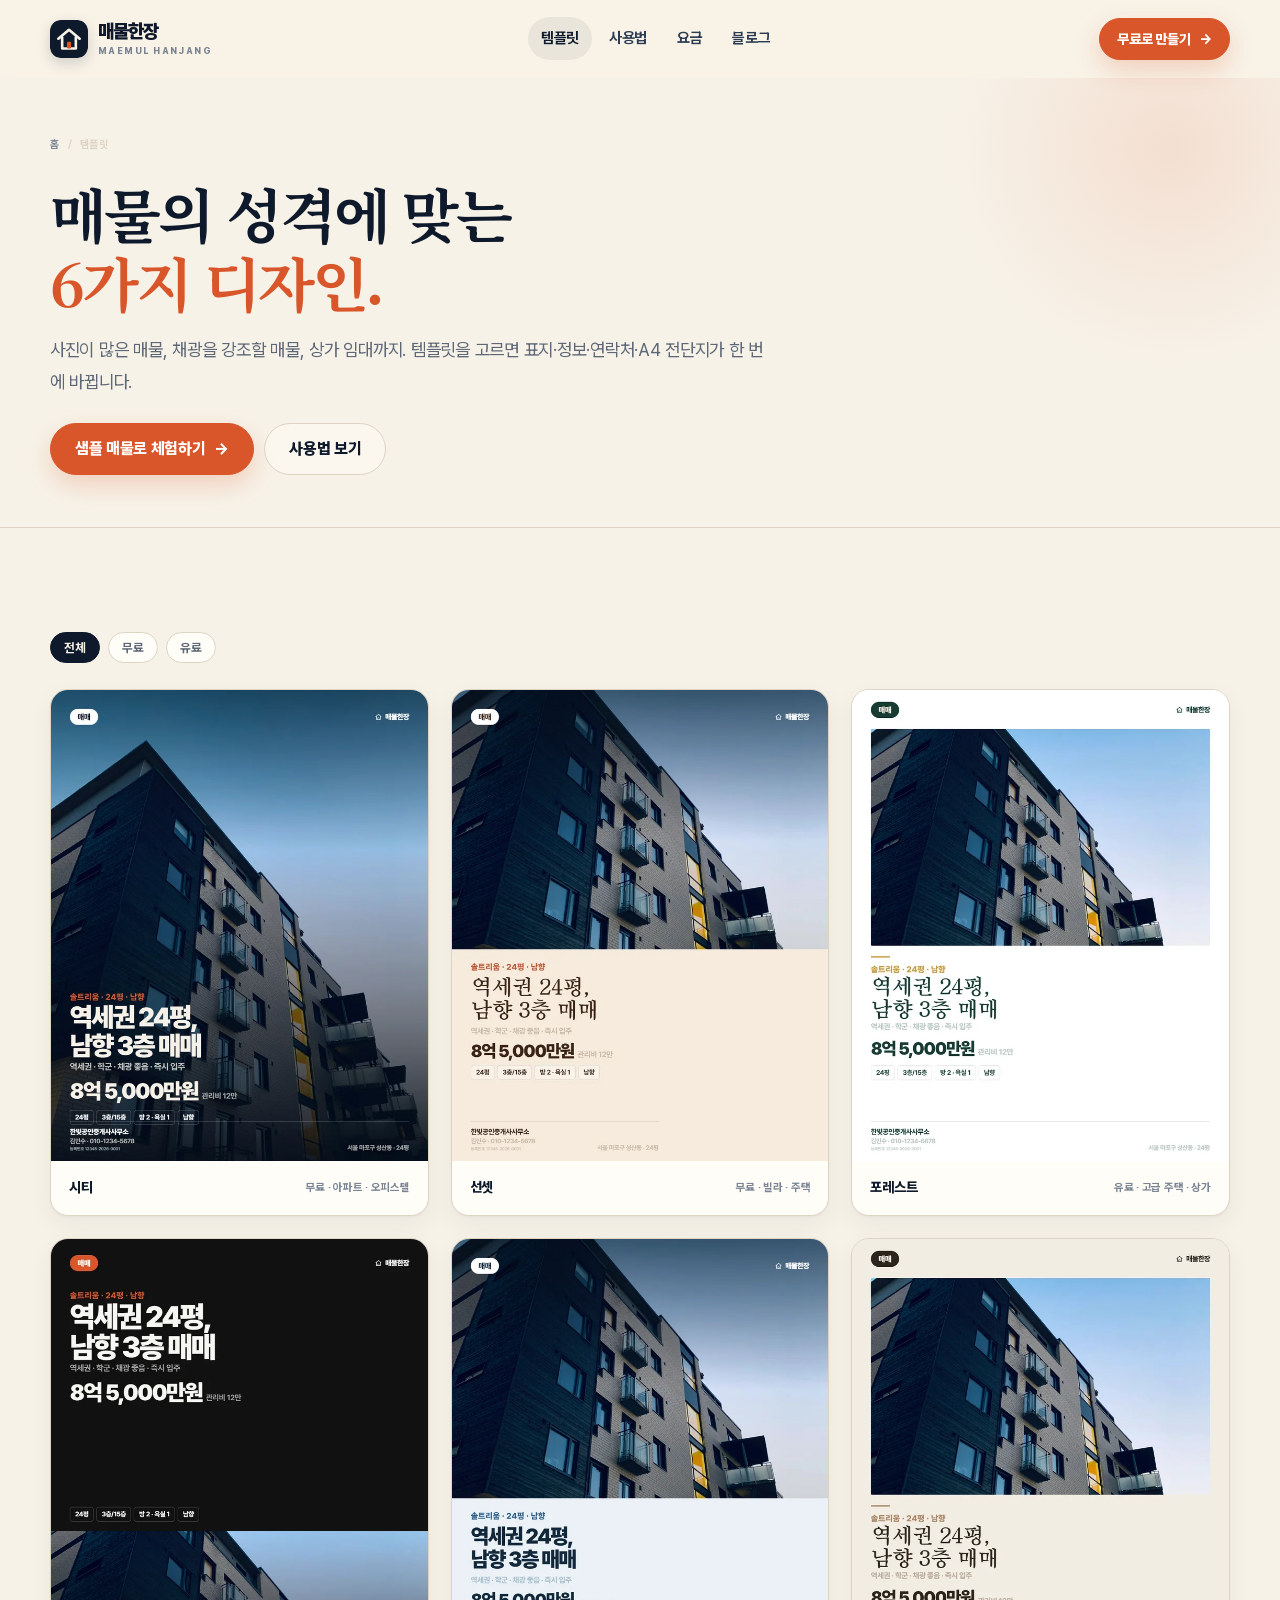
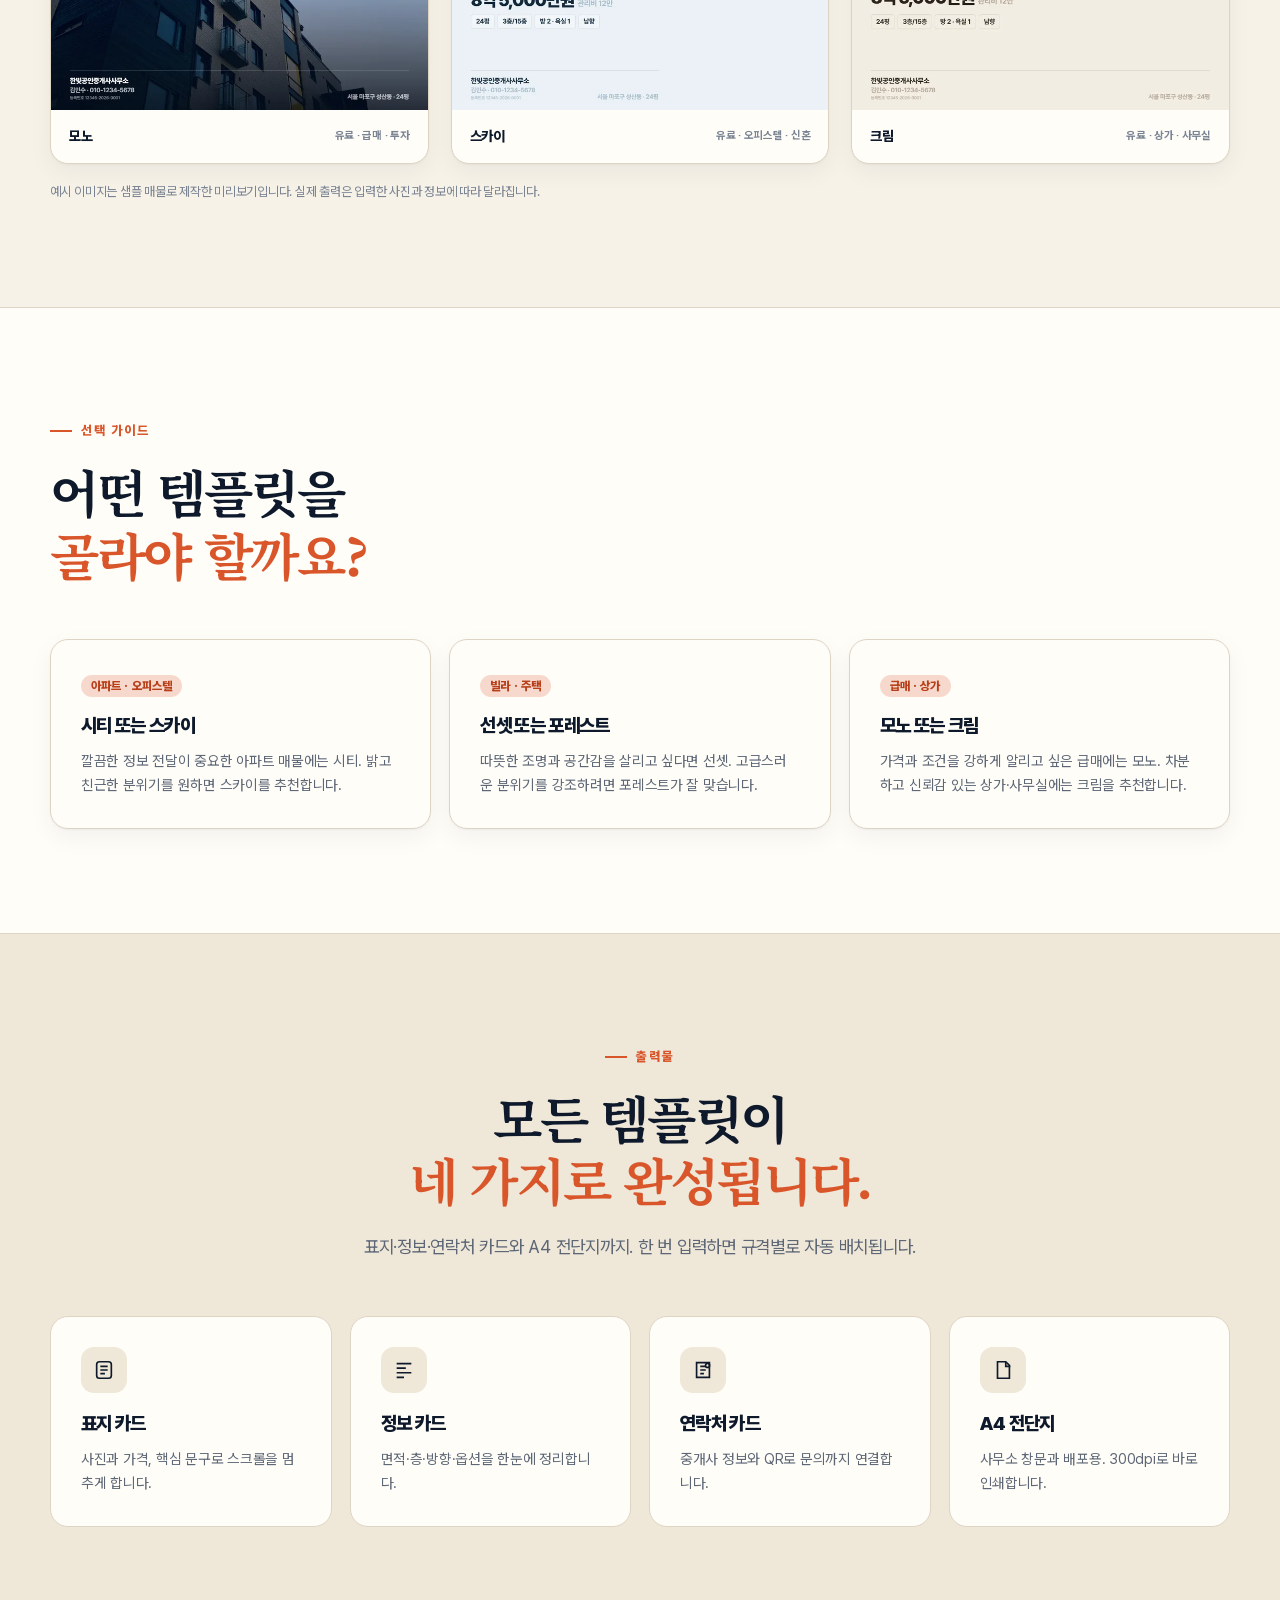
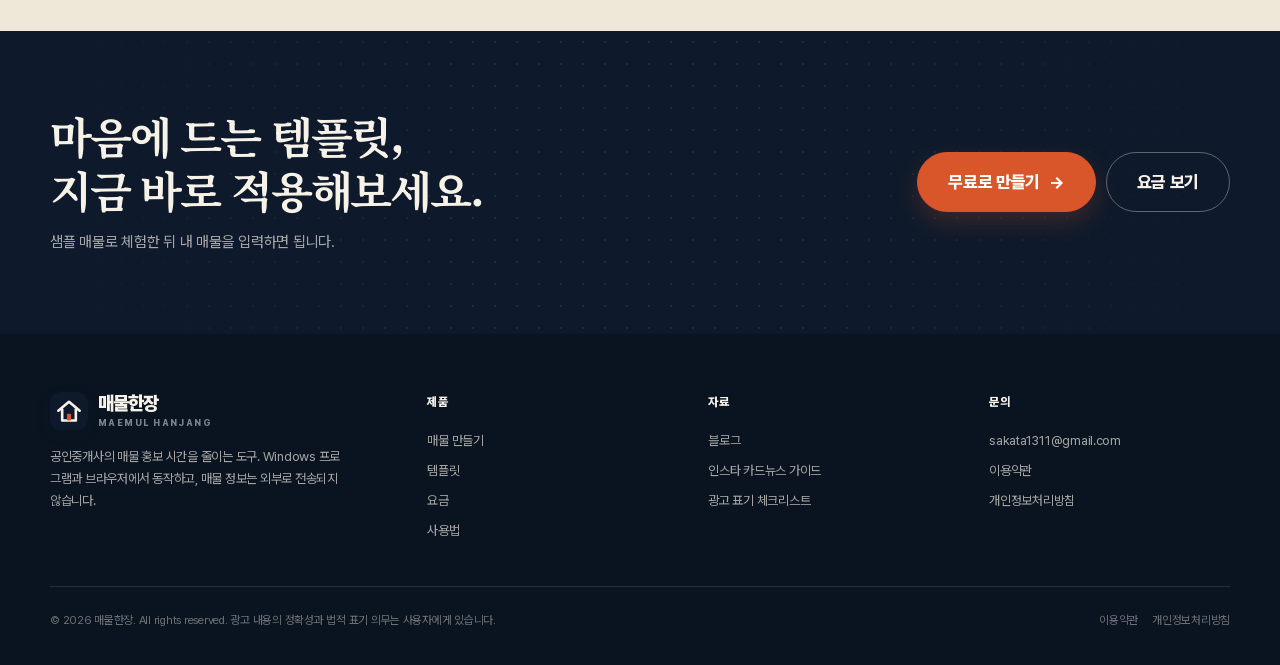
<file: templates.html>
<!DOCTYPE html>
<html lang="ko">
<head>
  <meta charset="utf-8">
  <meta name="viewport" content="width=device-width, initial-scale=1">
  <title>템플릿 | 매물한장 — 매물 전단지·카드뉴스 6종</title>
  <meta name="description" content="아파트, 빌라, 상가 매물에 어울리는 6가지 전단지·카드뉴스 템플릿. 시티, 선셋, 포레스트, 모노, 스카이, 크림 템플릿을 미리 보고 바로 만들어보세요.">
  <meta name="robots" content="index,follow">
  <link rel="canonical" href="https://sakata1311-jpg.github.io/maemulhanjang/templates.html">
  <meta property="og:type" content="website">
  <meta property="og:title" content="템플릿 | 매물한장">
  <meta property="og:description" content="매물의 성격에 맞는 6가지 디자인. 전단지와 카드뉴스를 한 번에.">
  <meta property="og:image" content="https://sakata1311-jpg.github.io/maemulhanjang/assets/img/og.png">
  <meta name="theme-color" content="#0e1a2b">
  <link rel="icon" href="assets/img/favicon.svg" type="image/svg+xml">
  <link rel="preload" href="assets/fonts/PretendardVariable.woff2" as="font" type="font/woff2" crossorigin>
  <link rel="preconnect" href="https://fonts.googleapis.com">
  <link rel="preconnect" href="https://fonts.gstatic.com" crossorigin>
  <link href="https://fonts.googleapis.com/css2?family=Noto+Serif+KR:wght@500;600;700;900&display=swap" rel="stylesheet">
  <link rel="stylesheet" href="assets/css/site.css?v=20261107c">
</head>
<body>
  <a class="skip-link" href="#main">본문으로 바로가기</a>
  <header class="site-header">
    <div class="wrap nav">
      <a class="brand" href="index.html" aria-label="매물한장 홈">
        <img class="brand-mark" src="assets/img/logo-mark.svg" alt="" width="38" height="38">
        <span class="brand-word"><strong>매물한장</strong><span>MAEMUL HANJANG</span></span>
      </a>
      <nav class="nav-links" aria-label="주요 메뉴">
        <a href="templates.html" aria-current="page">템플릿</a>
        <a href="guide.html">사용법</a>
        <a href="pricing.html">요금</a>
        <a href="blog/index.html">블로그</a>
      </nav>
      <div class="nav-actions">
        <a class="btn btn-primary btn-sm" href="app.html">무료로 만들기 <span class="arrow">→</span></a>
        <button class="nav-toggle" type="button" aria-label="메뉴 열기" aria-expanded="false" aria-controls="mobile-menu"><span></span><span></span></button>
      </div>
    </div>
  </header>
  <div class="mobile-menu" id="mobile-menu">
    <a href="templates.html">템플릿 <span>→</span></a>
    <a href="guide.html">사용법 <span>→</span></a>
    <a href="pricing.html">요금 <span>→</span></a>
    <a href="blog/index.html">블로그 <span>→</span></a>
    <a class="btn btn-primary" href="app.html">무료로 만들기 <span class="arrow">→</span></a>
  </div>

  <main id="main">
    <section class="page-hero">
      <div class="wrap">
        <nav class="breadcrumbs" aria-label="현재 위치"><a href="index.html">홈</a><span>/</span><span>템플릿</span></nav>
        <h1>매물의 성격에 맞는<br><em>6가지 디자인.</em></h1>
        <p class="lead">사진이 많은 매물, 채광을 강조할 매물, 상가 임대까지. 템플릿을 고르면 표지·정보·연락처·A4 전단지가 한 번에 바뀝니다.</p>
        <div class="page-hero-actions">
          <a class="btn btn-primary" href="app.html">샘플 매물로 체험하기 <span class="arrow">→</span></a>
          <a class="btn btn-ghost" href="guide.html">사용법 보기</a>
        </div>
      </div>
    </section>

    <section class="section">
      <div class="wrap">
        <div style="display:flex;gap:8px;flex-wrap:wrap;margin-bottom:26px" role="group" aria-label="템플릿 필터">
          <button class="chip-toggle is-active" type="button" data-filter="all">전체</button>
          <button class="chip-toggle" type="button" data-filter="free">무료</button>
          <button class="chip-toggle" type="button" data-filter="pro">유료</button>
        </div>

        <div class="template-grid" id="templateGrid">
          <a class="template-card" href="app.html?template=city" data-plan="free">
            <div class="template-thumb">
              <img src="assets/img/templates/city.webp" alt="시티 템플릿으로 만든 아파트 매물 예시" loading="lazy">
            </div>
            <div class="template-info"><strong>시티</strong><span>무료 · 아파트 · 오피스텔</span></div>
          </a>
          <a class="template-card" href="app.html?template=sunset" data-plan="free">
            <div class="template-thumb">
              <img src="assets/img/templates/sunset.webp" alt="선셋 템플릿으로 만든 주택 매물 예시" loading="lazy">
            </div>
            <div class="template-info"><strong>선셋</strong><span>무료 · 빌라 · 주택</span></div>
          </a>
          <a class="template-card" href="app.html?template=forest" data-plan="pro">
            <div class="template-thumb">
              <img src="assets/img/templates/forest.webp" alt="포레스트 템플릿으로 만든 매물 예시" loading="lazy">
            </div>
            <div class="template-info"><strong>포레스트</strong><span>유료 · 고급 주택 · 상가</span></div>
          </a>
          <a class="template-card" href="app.html?template=mono" data-plan="pro">
            <div class="template-thumb">
              <img src="assets/img/templates/mono.webp" alt="모노 템플릿으로 만든 매물 예시" loading="lazy">
            </div>
            <div class="template-info"><strong>모노</strong><span>유료 · 급매 · 투자</span></div>
          </a>
          <a class="template-card" href="app.html?template=sky" data-plan="pro">
            <div class="template-thumb">
              <img src="assets/img/templates/sky.webp" alt="스카이 템플릿으로 만든 매물 예시" loading="lazy">
            </div>
            <div class="template-info"><strong>스카이</strong><span>유료 · 오피스텔 · 신혼</span></div>
          </a>
          <a class="template-card" href="app.html?template=cream" data-plan="pro">
            <div class="template-thumb">
              <img src="assets/img/templates/cream.webp" alt="크림 템플릿으로 만든 상가 매물 예시" loading="lazy">
            </div>
            <div class="template-info"><strong>크림</strong><span>유료 · 상가 · 사무실</span></div>
          </a>
        </div>
        <p class="micro" style="margin-top:18px">예시 이미지는 샘플 매물로 제작한 미리보기입니다. 실제 출력은 입력한 사진과 정보에 따라 달라집니다.</p>
      </div>
    </section>

    <section class="section section--white">
      <div class="wrap">
        <div class="section-head reveal">
          <p class="kicker">선택 가이드</p>
          <h2 class="display">어떤 템플릿을<br><em>골라야 할까요?</em></h2>
        </div>
        <div class="grid grid-3 reveal">
          <article class="card">
            <span class="badge badge--accent">아파트 · 오피스텔</span>
            <h3 style="margin-top:14px">시티 또는 스카이</h3>
            <p>깔끔한 정보 전달이 중요한 아파트 매물에는 시티. 밝고 친근한 분위기를 원하면 스카이를 추천합니다.</p>
          </article>
          <article class="card">
            <span class="badge badge--accent">빌라 · 주택</span>
            <h3 style="margin-top:14px">선셋 또는 포레스트</h3>
            <p>따뜻한 조명과 공간감을 살리고 싶다면 선셋. 고급스러운 분위기를 강조하려면 포레스트가 잘 맞습니다.</p>
          </article>
          <article class="card">
            <span class="badge badge--accent">급매 · 상가</span>
            <h3 style="margin-top:14px">모노 또는 크림</h3>
            <p>가격과 조건을 강하게 알리고 싶은 급매에는 모노. 차분하고 신뢰감 있는 상가·사무실에는 크림을 추천합니다.</p>
          </article>
        </div>
      </div>
    </section>

    <section class="section section--paper2">
      <div class="wrap">
        <div class="section-head section-head--center reveal">
          <p class="kicker">출력물</p>
          <h2 class="display">모든 템플릿이<br><em>네 가지로 완성됩니다.</em></h2>
          <p class="lead">표지·정보·연락처 카드와 A4 전단지까지. 한 번 입력하면 규격별로 자동 배치됩니다.</p>
        </div>
        <div class="grid grid-4 reveal">
          <div class="card card--flat"><div class="icon-box"><svg viewBox="0 0 24 24" fill="none" stroke="currentColor" stroke-width="1.8"><rect x="4" y="3" width="16" height="18" rx="3"/><path d="M8 8h8M8 12h8M8 16h5"/></svg></div><h3>표지 카드</h3><p>사진과 가격, 핵심 문구로 스크롤을 멈추게 합니다.</p></div>
          <div class="card card--flat"><div class="icon-box"><svg viewBox="0 0 24 24" fill="none" stroke="currentColor" stroke-width="1.8"><path d="M4 5h16M4 10h10M4 15h16M4 20h8"/></svg></div><h3>정보 카드</h3><p>면적·층·방향·옵션을 한눈에 정리합니다.</p></div>
          <div class="card card--flat"><div class="icon-box"><svg viewBox="0 0 24 24" fill="none" stroke="currentColor" stroke-width="1.8"><path d="M5 4h14v16H5z"/><path d="M9 8h6M9 12h6M9 16h4"/><circle cx="17" cy="7" r="2.2"/></svg></div><h3>연락처 카드</h3><p>중개사 정보와 QR로 문의까지 연결합니다.</p></div>
          <div class="card card--flat"><div class="icon-box"><svg viewBox="0 0 24 24" fill="none" stroke="currentColor" stroke-width="1.8"><path d="M6 3h9l4 4v14H6z"/><path d="M15 3v5h5"/></svg></div><h3>A4 전단지</h3><p>사무소 창문과 배포용. 300dpi로 바로 인쇄합니다.</p></div>
        </div>
      </div>
    </section>

    <section class="cta-band">
      <div class="wrap cta-inner">
        <div><h2>마음에 드는 템플릿,<br>지금 바로 적용해보세요.</h2><p>샘플 매물로 체험한 뒤 내 매물을 입력하면 됩니다.</p></div>
        <div class="cta-actions"><a class="btn btn-primary btn-lg" href="app.html">무료로 만들기 <span class="arrow">→</span></a><a class="btn btn-outline-light btn-lg" href="pricing.html">요금 보기</a></div>
      </div>
    </section>
  </main>

  <footer class="site-footer">
    <div class="wrap">
      <div class="footer-top">
        <div class="footer-brand">
          <a class="brand" href="index.html" aria-label="매물한장 홈"><img class="brand-mark" src="assets/img/logo-mark.svg" alt="" width="38" height="38"><span class="brand-word"><strong style="color:var(--paper)">매물한장</strong><span>MAEMUL HANJANG</span></span></a>
          <p>공인중개사의 매물 홍보 시간을 줄이는 도구. Windows 프로그램과 브라우저에서 동작하고, 매물 정보는 외부로 전송되지 않습니다.</p>
        </div>
        <div class="footer-col"><h4>제품</h4><a href="app.html">매물 만들기</a><a href="templates.html">템플릿</a><a href="pricing.html">요금</a><a href="guide.html">사용법</a></div>
        <div class="footer-col"><h4>자료</h4><a href="blog/index.html">블로그</a><a href="blog/realtor-instagram-cardnews.html">인스타 카드뉴스 가이드</a><a href="blog/flyer-required-disclosures.html">광고 표기 체크리스트</a></div>
        <div class="footer-col"><h4>문의</h4><a href="mailto:sakata1311@gmail.com" data-contact-email data-contact-text>sakata1311@gmail.com</a><a href="legal/terms.html">이용약관</a><a href="legal/privacy.html">개인정보처리방침</a></div>
      </div>
      <div class="footer-bottom"><p>© <span data-year>2026</span> 매물한장. All rights reserved. 광고 내용의 정확성과 법적 표기 의무는 사용자에게 있습니다.</p><div class="footer-legal"><a href="legal/terms.html">이용약관</a><a href="legal/privacy.html">개인정보처리방침</a></div></div>
    </div>
  </footer>

  <script src="assets/js/config.js?v=20261107c"></script>
  <script src="assets/js/common.js?v=20261107c"></script>
  <script>
    (function () {
      var buttons = document.querySelectorAll('[data-filter]');
      var cards = document.querySelectorAll('#templateGrid [data-plan]');
      buttons.forEach(function (btn) {
        btn.addEventListener('click', function () {
          buttons.forEach(function (b) { b.classList.toggle('is-active', b === btn); });
          var filter = btn.getAttribute('data-filter');
          cards.forEach(function (card) {
            var show = filter === 'all' || card.getAttribute('data-plan') === filter;
            card.style.display = show ? '' : 'none';
          });
        });
      });
    })();
  </script>
</body>
</html>
</file>
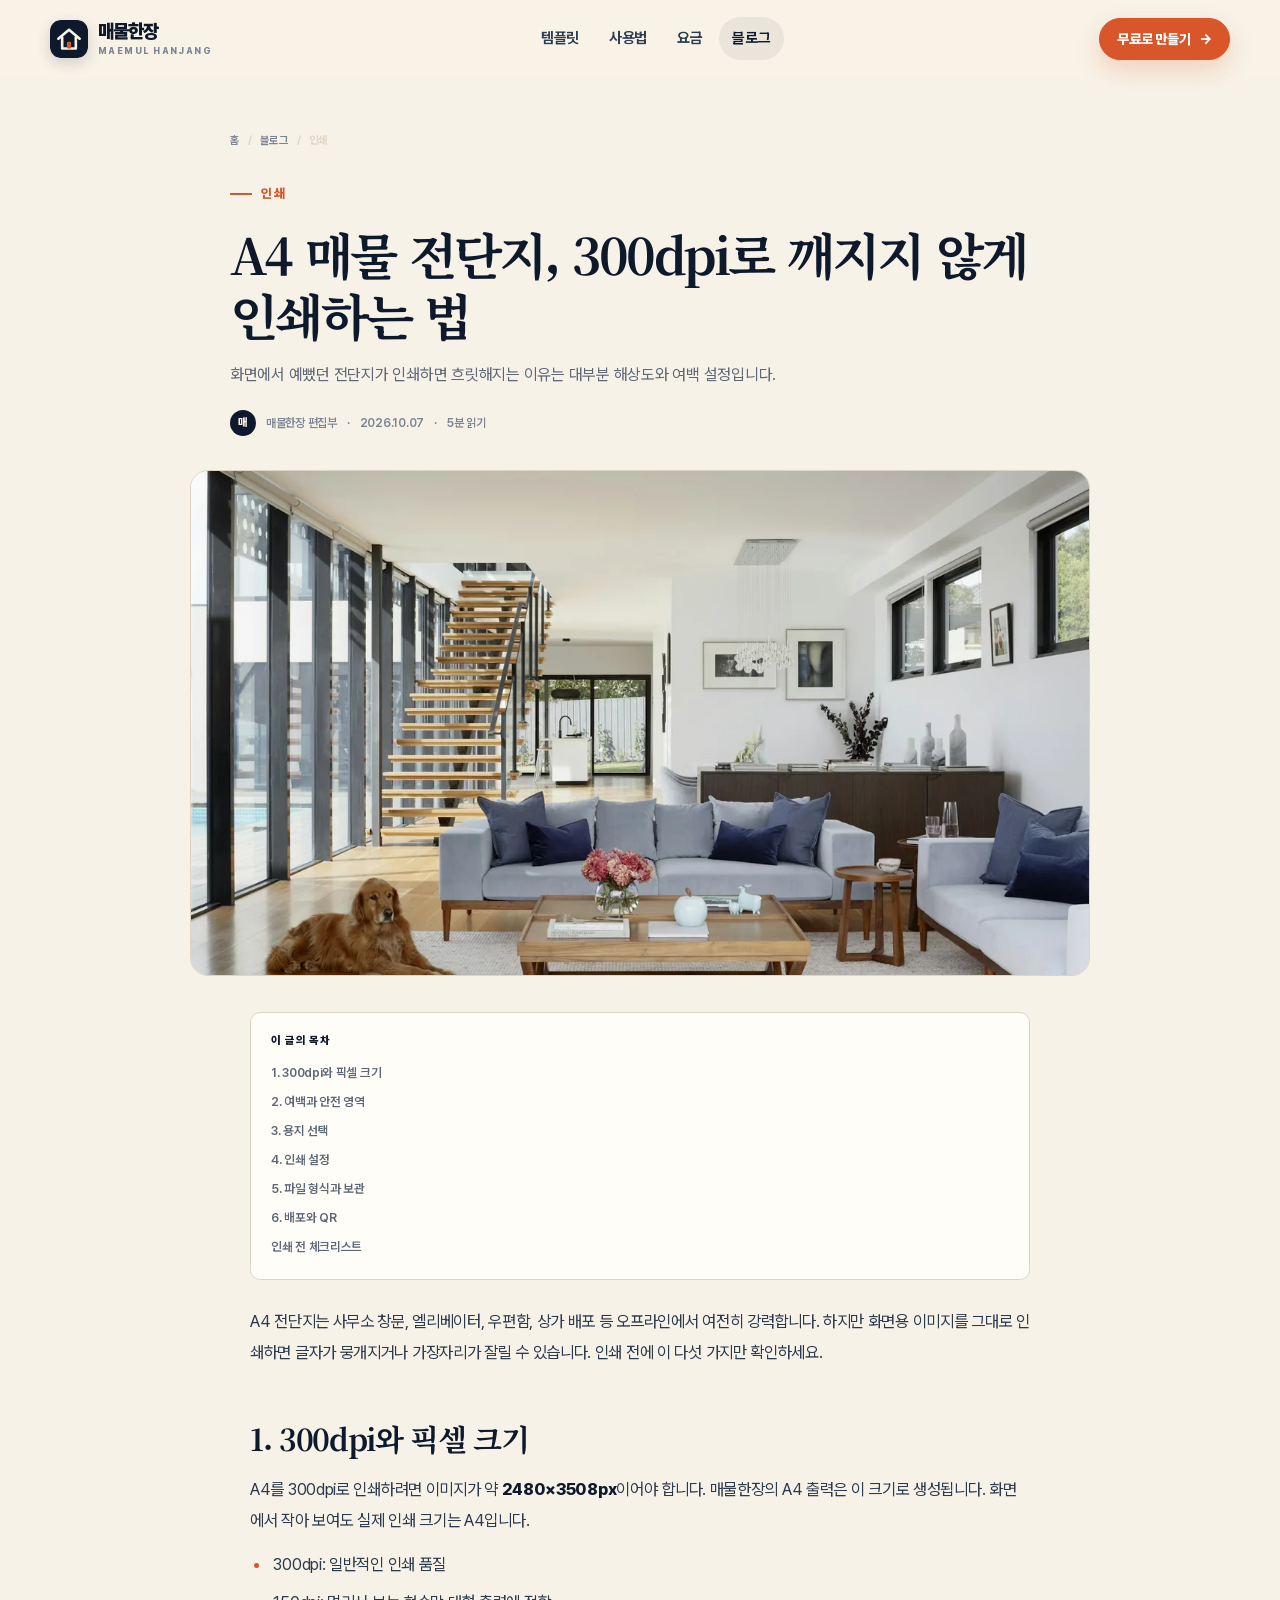
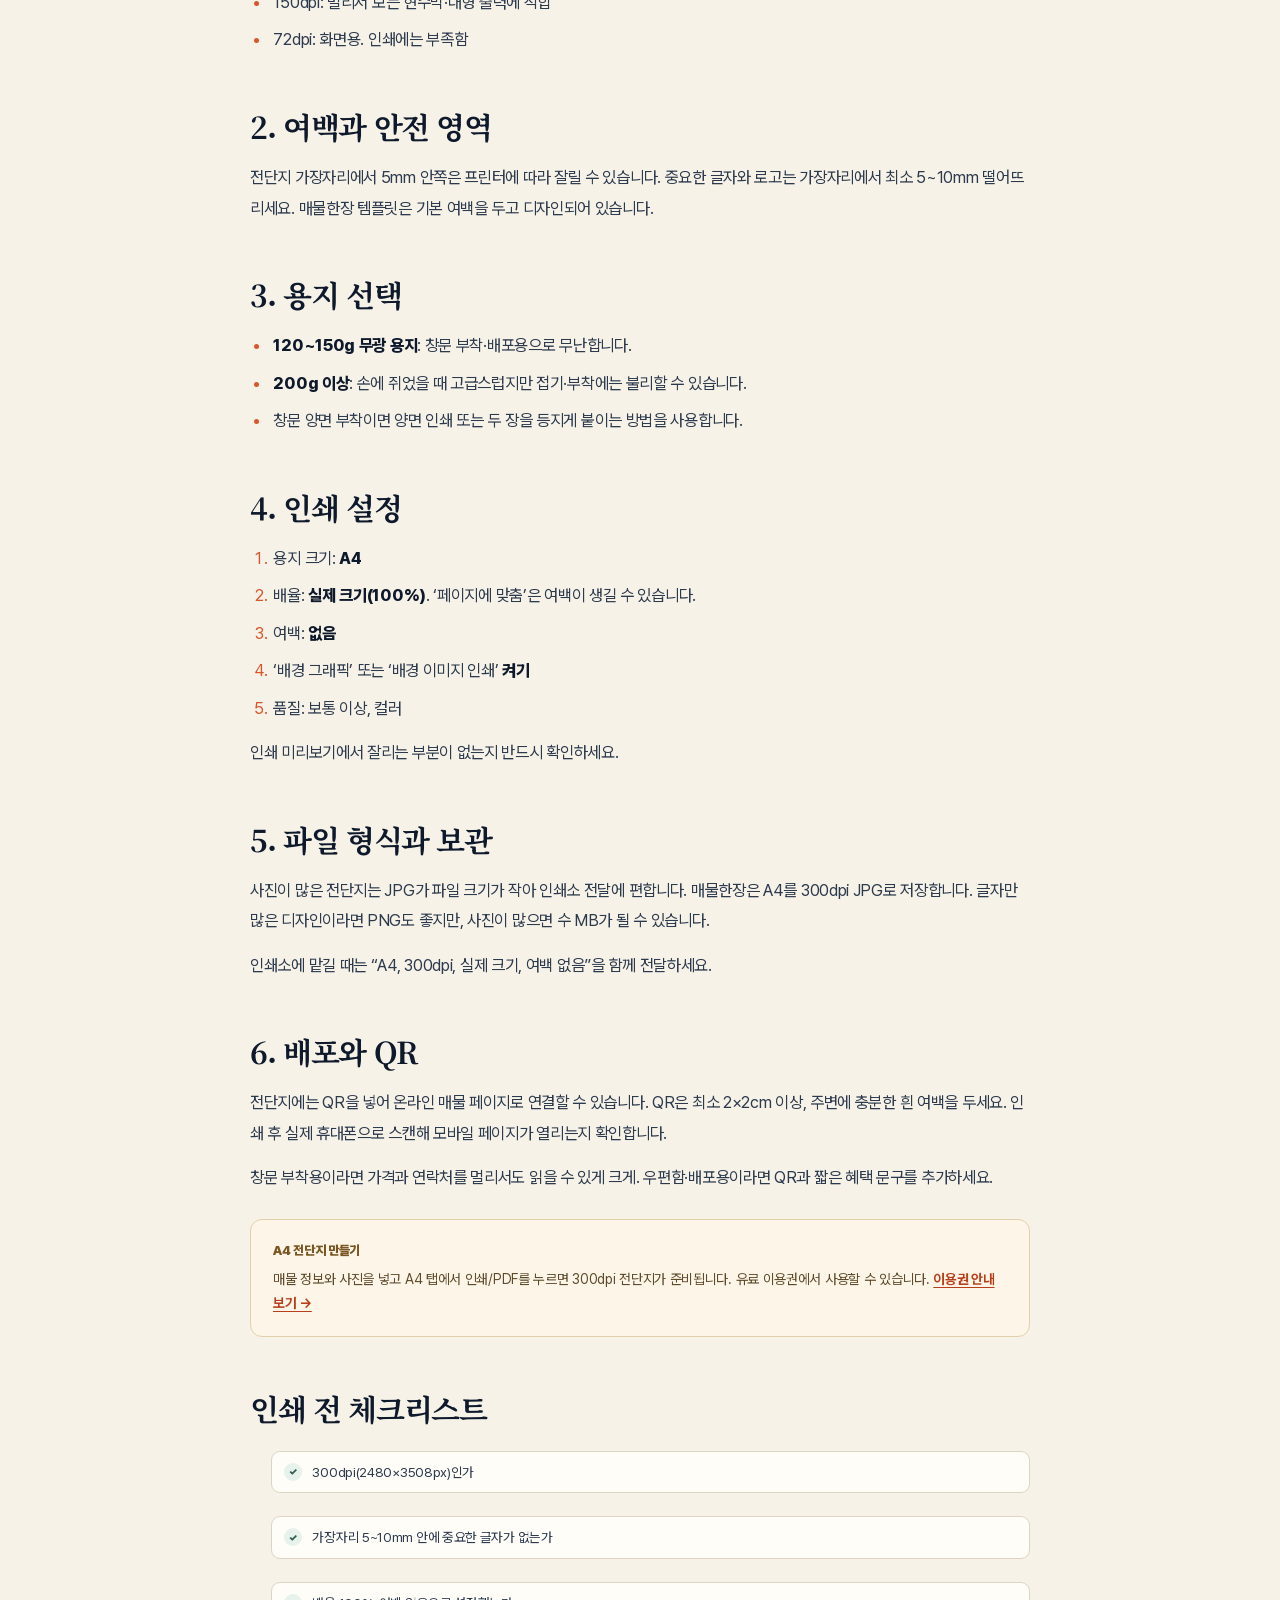
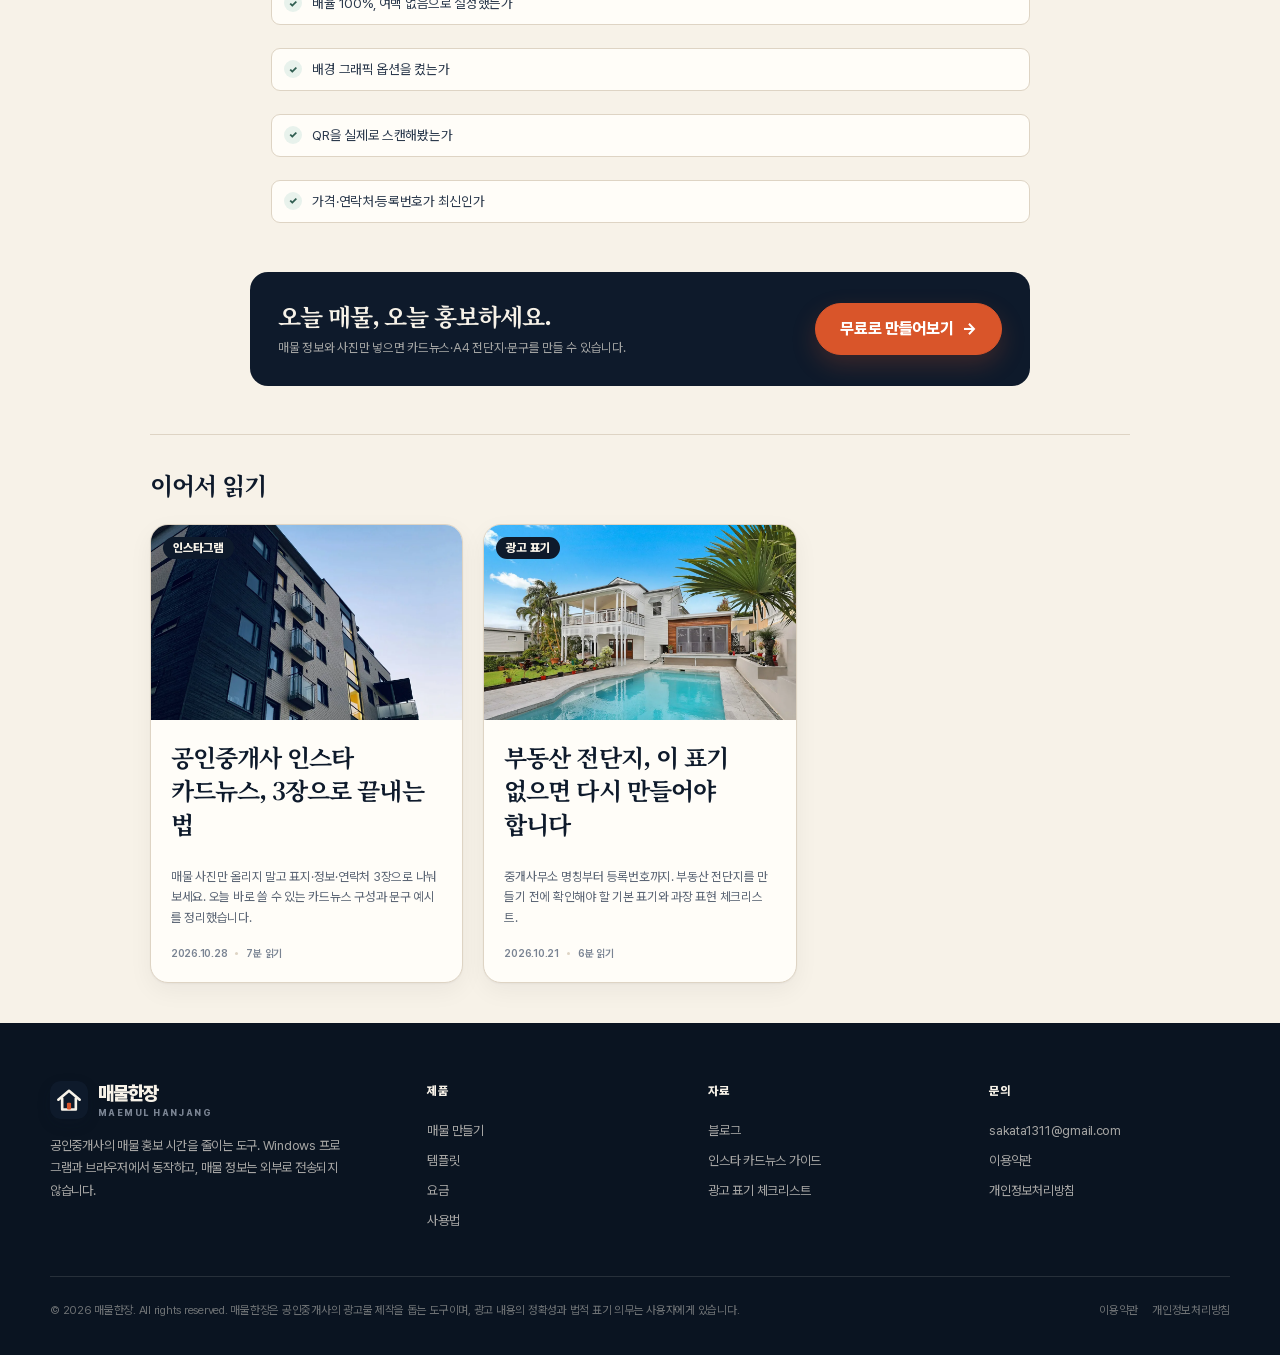
<file: blog/a4-flyer-print-guide.html>
<!DOCTYPE html>
<html lang="ko">
<head>
  <meta charset="utf-8">
  <meta name="viewport" content="width=device-width, initial-scale=1">
  <title>A4 매물 전단지, 300dpi로 깨지지 않게 인쇄하는 법 | 매물한장</title>
  <meta name="description" content="해상도, 여백, 용지, 인쇄 설정까지. 사무소 창문과 배포용 전단지를 제대로 출력하는 방법.">
  <meta name="robots" content="index,follow">
  <link rel="canonical" href="https://maemulhanjang.com/blog/a4-flyer-print-guide.html">
  <meta property="og:type" content="article">
  <meta property="og:locale" content="ko_KR">
  <meta property="og:site_name" content="매물한장">
  <meta property="og:title" content="A4 매물 전단지, 300dpi로 깨지지 않게 인쇄하는 법 | 매물한장">
  <meta property="og:description" content="해상도, 여백, 용지, 인쇄 설정까지. 사무소 창문과 배포용 전단지를 제대로 출력하는 방법.">
  <meta property="og:url" content="https://maemulhanjang.com/blog/a4-flyer-print-guide.html">
  <meta property="og:image" content="https://maemulhanjang.com/assets/img/samples/kitchen-1.jpg">
  <meta name="twitter:card" content="summary_large_image">
  <meta name="twitter:title" content="A4 매물 전단지, 300dpi로 깨지지 않게 인쇄하는 법 | 매물한장">
  <meta name="twitter:description" content="해상도, 여백, 용지, 인쇄 설정까지. 사무소 창문과 배포용 전단지를 제대로 출력하는 방법.">
  <meta name="twitter:image" content="https://maemulhanjang.com/assets/img/samples/kitchen-1.jpg">
  <meta name="theme-color" content="#0e1a2b">
  <meta property="article:published_time" content="2026-10-07">
  <meta property="article:section" content="인쇄">
  <meta name="author" content="매물한장 편집부">
  <link rel="icon" href="../assets/img/favicon.svg" type="image/svg+xml">
  <link rel="preload" href="../assets/fonts/PretendardVariable.woff2" as="font" type="font/woff2" crossorigin>
  <link rel="preconnect" href="https://fonts.googleapis.com">
  <link rel="preconnect" href="https://fonts.gstatic.com" crossorigin>
  <link href="https://fonts.googleapis.com/css2?family=Noto+Serif+KR:wght@500;600;700;900&display=swap" rel="stylesheet">
  <link rel="stylesheet" href="../assets/css/site.css?v=20261107c">
</head>
<body>
  <a class="skip-link" href="#main">본문으로 바로가기</a>
  <header class="site-header">
    <div class="wrap nav">
      <a class="brand" href="../index.html" aria-label="매물한장 홈">
        <img class="brand-mark" src="../assets/img/logo-mark.svg" alt="" width="38" height="38">
        <span class="brand-word"><strong>매물한장</strong><span>MAEMUL HANJANG</span></span>
      </a>
      <nav class="nav-links" aria-label="주요 메뉴"><a href="../templates.html">템플릿</a>
<a href="../guide.html">사용법</a>
<a href="../pricing.html">요금</a>
<a href="../blog/index.html" aria-current="page">블로그</a></nav>
      <div class="nav-actions">
        <a class="btn btn-primary btn-sm" href="../app.html">무료로 만들기 <span class="arrow">→</span></a>
        <button class="nav-toggle" type="button" aria-label="메뉴 열기" aria-expanded="false" aria-controls="mobile-menu"><span></span><span></span></button>
      </div>
    </div>
  </header>
  <div class="mobile-menu" id="mobile-menu">
    <a href="../templates.html">템플릿 <span>→</span></a>
    <a href="../guide.html">사용법 <span>→</span></a>
    <a href="../pricing.html">요금 <span>→</span></a>
    <a href="../blog/index.html">블로그 <span>→</span></a>
    <a class="btn btn-primary" href="../app.html">무료로 만들기 <span class="arrow">→</span></a>
  </div>
  <main id="main">
    <article>
      <div class="wrap">
        <header class="post-head">
          <nav class="breadcrumbs" aria-label="현재 위치"><a href="../index.html">홈</a><span>/</span><a href="index.html">블로그</a><span>/</span><span>인쇄</span></nav>
          <p class="kicker">인쇄</p>
          <h1>A4 매물 전단지, 300dpi로 깨지지 않게 인쇄하는 법</h1>
          <p class="post-deck">화면에서 예뻤던 전단지가 인쇄하면 흐릿해지는 이유는 대부분 해상도와 여백 설정입니다.</p>
          <div class="post-meta-line"><span class="avatar">매</span><span>매물한장 편집부</span><span>·</span><time datetime="2026-10-07">2026.10.07</time><span>·</span><span>5분 읽기</span></div>
        </header>
        <figure class="post-cover"><img src="../assets/img/blog/kitchen-1.webp" alt="A4 매물 전단지, 300dpi로 깨지지 않게 인쇄하는 법"></figure>
      </div>
      <div class="wrap post-content">
        <div class="prose">
        <nav class="article-toc" aria-label="글 목차">
          <strong>이 글의 목차</strong>
          <a href="#dpi">1. 300dpi와 픽셀 크기</a>
<a href="#margin">2. 여백과 안전 영역</a>
<a href="#paper">3. 용지 선택</a>
<a href="#settings">4. 인쇄 설정</a>
<a href="#file">5. 파일 형식과 보관</a>
<a href="#distribution">6. 배포와 QR</a>
<a href="#checklist">인쇄 전 체크리스트</a>
        </nav>

<p>A4 전단지는 사무소 창문, 엘리베이터, 우편함, 상가 배포 등 오프라인에서 여전히 강력합니다. 하지만 화면용 이미지를 그대로 인쇄하면 글자가 뭉개지거나 가장자리가 잘릴 수 있습니다. 인쇄 전에 이 다섯 가지만 확인하세요.</p>

<h2 id="dpi">1. 300dpi와 픽셀 크기</h2>
<p>A4를 300dpi로 인쇄하려면 이미지가 약 <strong>2480×3508px</strong>이어야 합니다. 매물한장의 A4 출력은 이 크기로 생성됩니다. 화면에서 작아 보여도 실제 인쇄 크기는 A4입니다.</p>
<ul>
<li>300dpi: 일반적인 인쇄 품질</li>
<li>150dpi: 멀리서 보는 현수막·대형 출력에 적합</li>
<li>72dpi: 화면용. 인쇄에는 부족함</li>
</ul>

<h2 id="margin">2. 여백과 안전 영역</h2>
<p>전단지 가장자리에서 5mm 안쪽은 프린터에 따라 잘릴 수 있습니다. 중요한 글자와 로고는 가장자리에서 최소 5~10mm 떨어뜨리세요. 매물한장 템플릿은 기본 여백을 두고 디자인되어 있습니다.</p>

<h2 id="paper">3. 용지 선택</h2>
<ul>
<li><strong>120~150g 무광 용지</strong>: 창문 부착·배포용으로 무난합니다.</li>
<li><strong>200g 이상</strong>: 손에 쥐었을 때 고급스럽지만 접기·부착에는 불리할 수 있습니다.</li>
<li>창문 양면 부착이면 양면 인쇄 또는 두 장을 등지게 붙이는 방법을 사용합니다.</li>
</ul>

<h2 id="settings">4. 인쇄 설정</h2>
<ol>
<li>용지 크기: <strong>A4</strong></li>
<li>배율: <strong>실제 크기(100%)</strong>. ‘페이지에 맞춤’은 여백이 생길 수 있습니다.</li>
<li>여백: <strong>없음</strong></li>
<li>‘배경 그래픽’ 또는 ‘배경 이미지 인쇄’ <strong>켜기</strong></li>
<li>품질: 보통 이상, 컬러</li>
</ol>
<p>인쇄 미리보기에서 잘리는 부분이 없는지 반드시 확인하세요.</p>

<h2 id="file">5. 파일 형식과 보관</h2>
<p>사진이 많은 전단지는 JPG가 파일 크기가 작아 인쇄소 전달에 편합니다. 매물한장은 A4를 300dpi JPG로 저장합니다. 글자만 많은 디자인이라면 PNG도 좋지만, 사진이 많으면 수 MB가 될 수 있습니다.</p>
<p>인쇄소에 맡길 때는 “A4, 300dpi, 실제 크기, 여백 없음”을 함께 전달하세요.</p>

<h2 id="distribution">6. 배포와 QR</h2>
<p>전단지에는 QR을 넣어 온라인 매물 페이지로 연결할 수 있습니다. QR은 최소 2×2cm 이상, 주변에 충분한 흰 여백을 두세요. 인쇄 후 실제 휴대폰으로 스캔해 모바일 페이지가 열리는지 확인합니다.</p>
<p>창문 부착용이라면 가격과 연락처를 멀리서도 읽을 수 있게 크게. 우편함·배포용이라면 QR과 짧은 혜택 문구를 추가하세요.</p>

<div class="callout"><strong>A4 전단지 만들기</strong>매물 정보와 사진을 넣고 A4 탭에서 인쇄/PDF를 누르면 300dpi 전단지가 준비됩니다. 유료 이용권에서 사용할 수 있습니다. <a href="../pricing.html">이용권 안내 보기 →</a></div>

<h2 id="checklist">인쇄 전 체크리스트</h2>
<ul class="checklist">
<li>300dpi(2480×3508px)인가</li>
<li>가장자리 5~10mm 안에 중요한 글자가 없는가</li>
<li>배율 100%, 여백 없음으로 설정했는가</li>
<li>배경 그래픽 옵션을 켰는가</li>
<li>QR을 실제로 스캔해봤는가</li>
<li>가격·연락처·등록번호가 최신인가</li>
</ul>

        </div>
      <div class="post-cta">
        <div>
          <h2>오늘 매물, 오늘 홍보하세요.</h2>
          <p>매물 정보와 사진만 넣으면 카드뉴스·A4 전단지·문구를 만들 수 있습니다.</p>
        </div>
        <a class="btn btn-primary" href="../app.html">무료로 만들어보기 <span class="arrow">→</span></a>
      </div>
        <section class="post-related">
          <h2>이어서 읽기</h2>
          <div class="post-grid">
          <a class="post-card" href="realtor-instagram-cardnews.html">
            <div class="post-thumb"><img src="../assets/img/blog/apartment-1.webp" alt="공인중개사 인스타 카드뉴스, 3장으로 끝내는 법" loading="lazy"><span class="badge badge--ink">인스타그램</span></div>
            <div class="post-body"><h2>공인중개사 인스타 카드뉴스, 3장으로 끝내는 법</h2><p>매물 사진만 올리지 말고 표지·정보·연락처 3장으로 나눠보세요. 오늘 바로 쓸 수 있는 카드뉴스 구성과 문구 예시를 정리했습니다.</p><div class="post-meta"><span>2026.10.28</span><i></i><span>7분 읽기</span></div></div>
          </a>
          <a class="post-card" href="flyer-required-disclosures.html">
            <div class="post-thumb"><img src="../assets/img/blog/house-1.webp" alt="부동산 전단지, 이 표기 없으면 다시 만들어야 합니다" loading="lazy"><span class="badge badge--ink">광고 표기</span></div>
            <div class="post-body"><h2>부동산 전단지, 이 표기 없으면 다시 만들어야 합니다</h2><p>중개사무소 명칭부터 등록번호까지. 부동산 전단지를 만들기 전에 확인해야 할 기본 표기와 과장 표현 체크리스트.</p><div class="post-meta"><span>2026.10.21</span><i></i><span>6분 읽기</span></div></div>
          </a>
          </div>
        </section>
      </div>
    </article>
  </main>
  <footer class="site-footer">
    <div class="wrap">
      <div class="footer-top">
        <div class="footer-brand">
          <a class="brand" href="../index.html" aria-label="매물한장 홈">
            <img class="brand-mark" src="../assets/img/logo-mark.svg" alt="" width="38" height="38">
            <span class="brand-word"><strong style="color:var(--paper)">매물한장</strong><span>MAEMUL HANJANG</span></span>
          </a>
          <p>공인중개사의 매물 홍보 시간을 줄이는 도구. Windows 프로그램과 브라우저에서 동작하고, 매물 정보는 외부로 전송되지 않습니다.</p>
        </div>
        <div class="footer-col"><h4>제품</h4><a href="../app.html">매물 만들기</a><a href="../templates.html">템플릿</a><a href="../pricing.html">요금</a><a href="../guide.html">사용법</a></div>
        <div class="footer-col"><h4>자료</h4><a href="../blog/index.html">블로그</a><a href="../blog/realtor-instagram-cardnews.html">인스타 카드뉴스 가이드</a><a href="../blog/flyer-required-disclosures.html">광고 표기 체크리스트</a></div>
        <div class="footer-col"><h4>문의</h4><a href="mailto:sakata1311@gmail.com" data-contact-email data-contact-text>sakata1311@gmail.com</a><a href="../legal/terms.html">이용약관</a><a href="../legal/privacy.html">개인정보처리방침</a></div>
      </div>
      <div class="footer-bottom">
        <p>© <span data-year>2026</span> 매물한장. All rights reserved. 매물한장은 공인중개사의 광고물 제작을 돕는 도구이며, 광고 내용의 정확성과 법적 표기 의무는 사용자에게 있습니다.</p>
        <div class="footer-legal"><a href="../legal/terms.html">이용약관</a><a href="../legal/privacy.html">개인정보처리방침</a></div>
      </div>
    </div>
  </footer>
  <script src="../assets/js/config.js?v=20261107c"></script>
  <script src="../assets/js/common.js?v=20261107c"></script>
  <script type="application/ld+json">{"@context": "https://schema.org", "@type": "BlogPosting", "headline": "A4 매물 전단지, 300dpi로 깨지지 않게 인쇄하는 법", "description": "해상도, 여백, 용지, 인쇄 설정까지. 사무소 창문과 배포용 전단지를 제대로 출력하는 방법.", "image": "https://maemulhanjang.com/assets/img/samples/kitchen-1.jpg", "datePublished": "2026-10-07", "dateModified": "2026-10-07", "author": {"@type": "Organization", "name": "매물한장 편집부"}, "publisher": {"@type": "Organization", "name": "매물한장", "logo": {"@type": "ImageObject", "url": "https://maemulhanjang.com/assets/img/logo-mark.svg"}}, "mainEntityOfPage": {"@type": "WebPage", "@id": "https://maemulhanjang.com/blog/a4-flyer-print-guide.html"}, "articleSection": "인쇄", "inLanguage": "ko-KR"}</script>
  <script type="application/ld+json">{"@context": "https://schema.org", "@type": "BreadcrumbList", "itemListElement": [{"@type": "ListItem", "position": 1, "name": "홈", "item": "https://maemulhanjang.com/"}, {"@type": "ListItem", "position": 2, "name": "블로그", "item": "https://maemulhanjang.com/blog/"}, {"@type": "ListItem", "position": 3, "name": "A4 매물 전단지, 300dpi로 깨지지 않게 인쇄하는 법", "item": "https://maemulhanjang.com/blog/a4-flyer-print-guide.html"}]}</script>
</body>
</html>
</file>
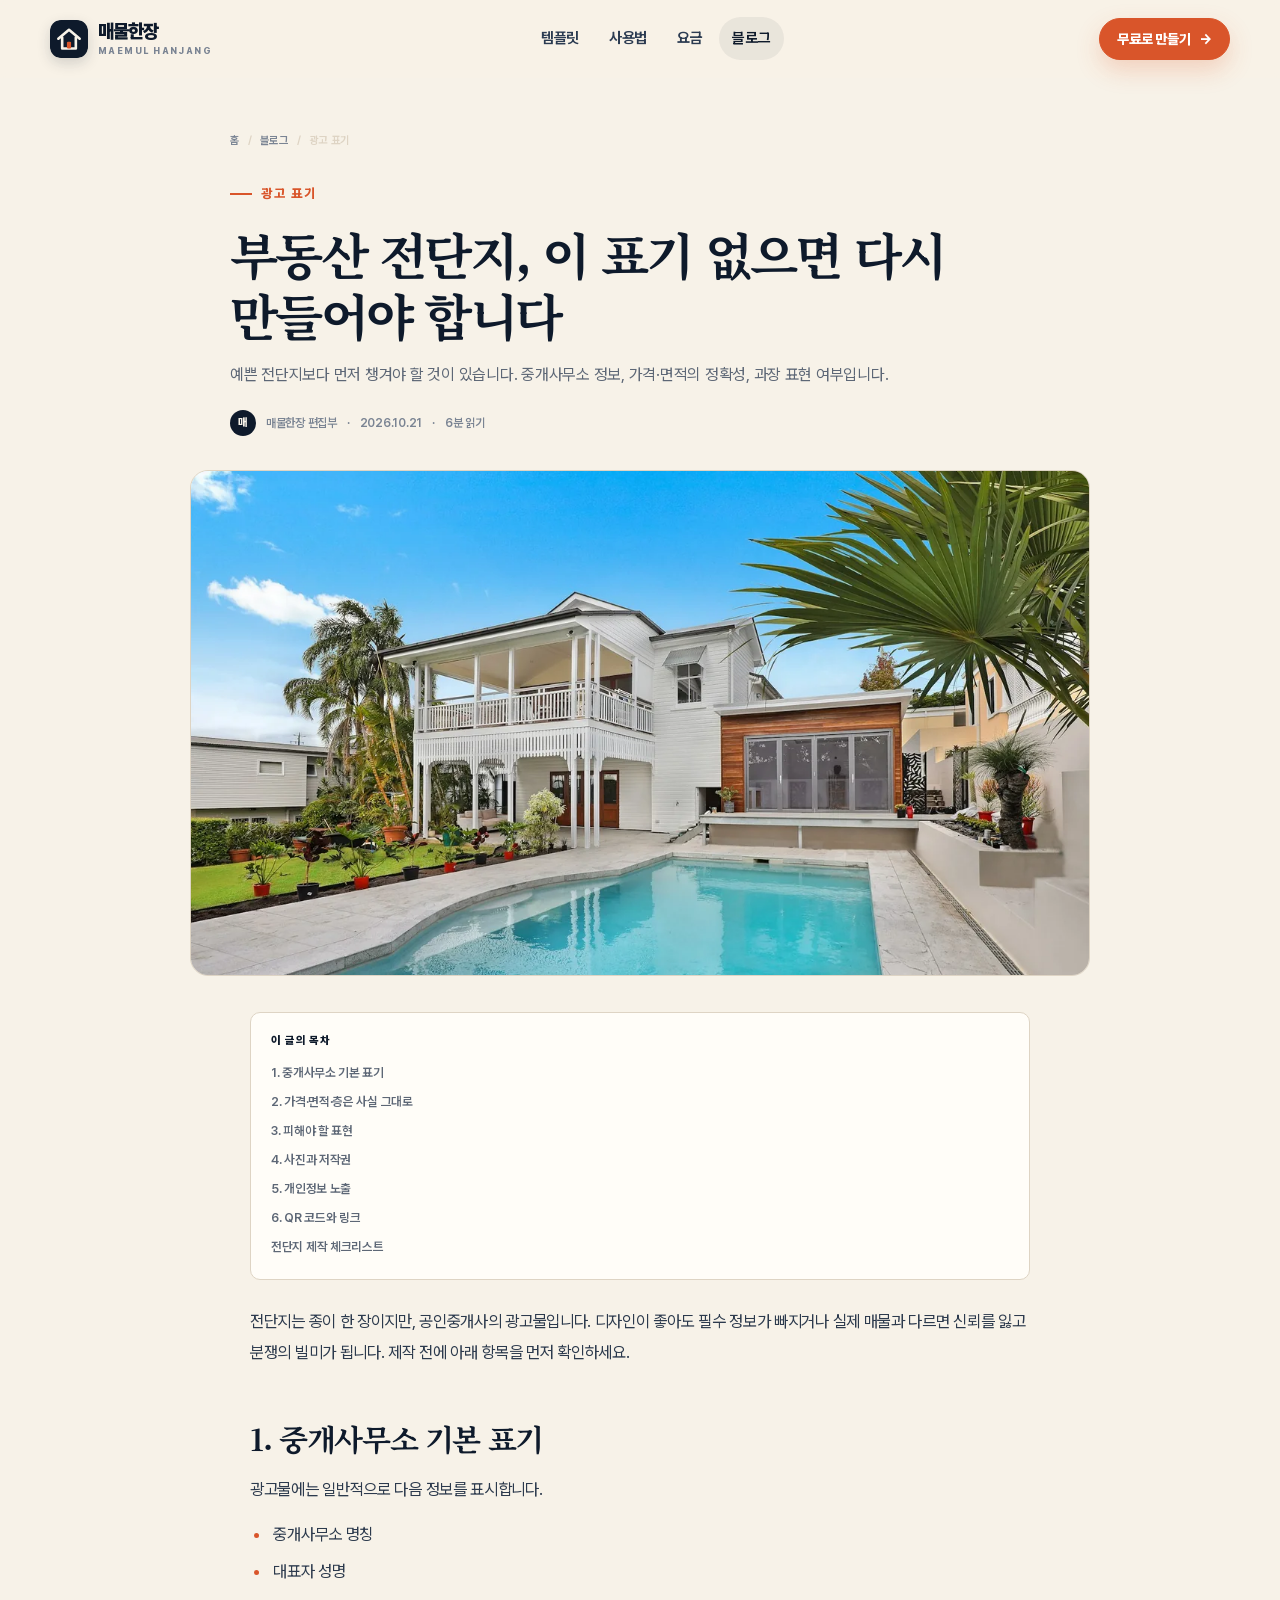
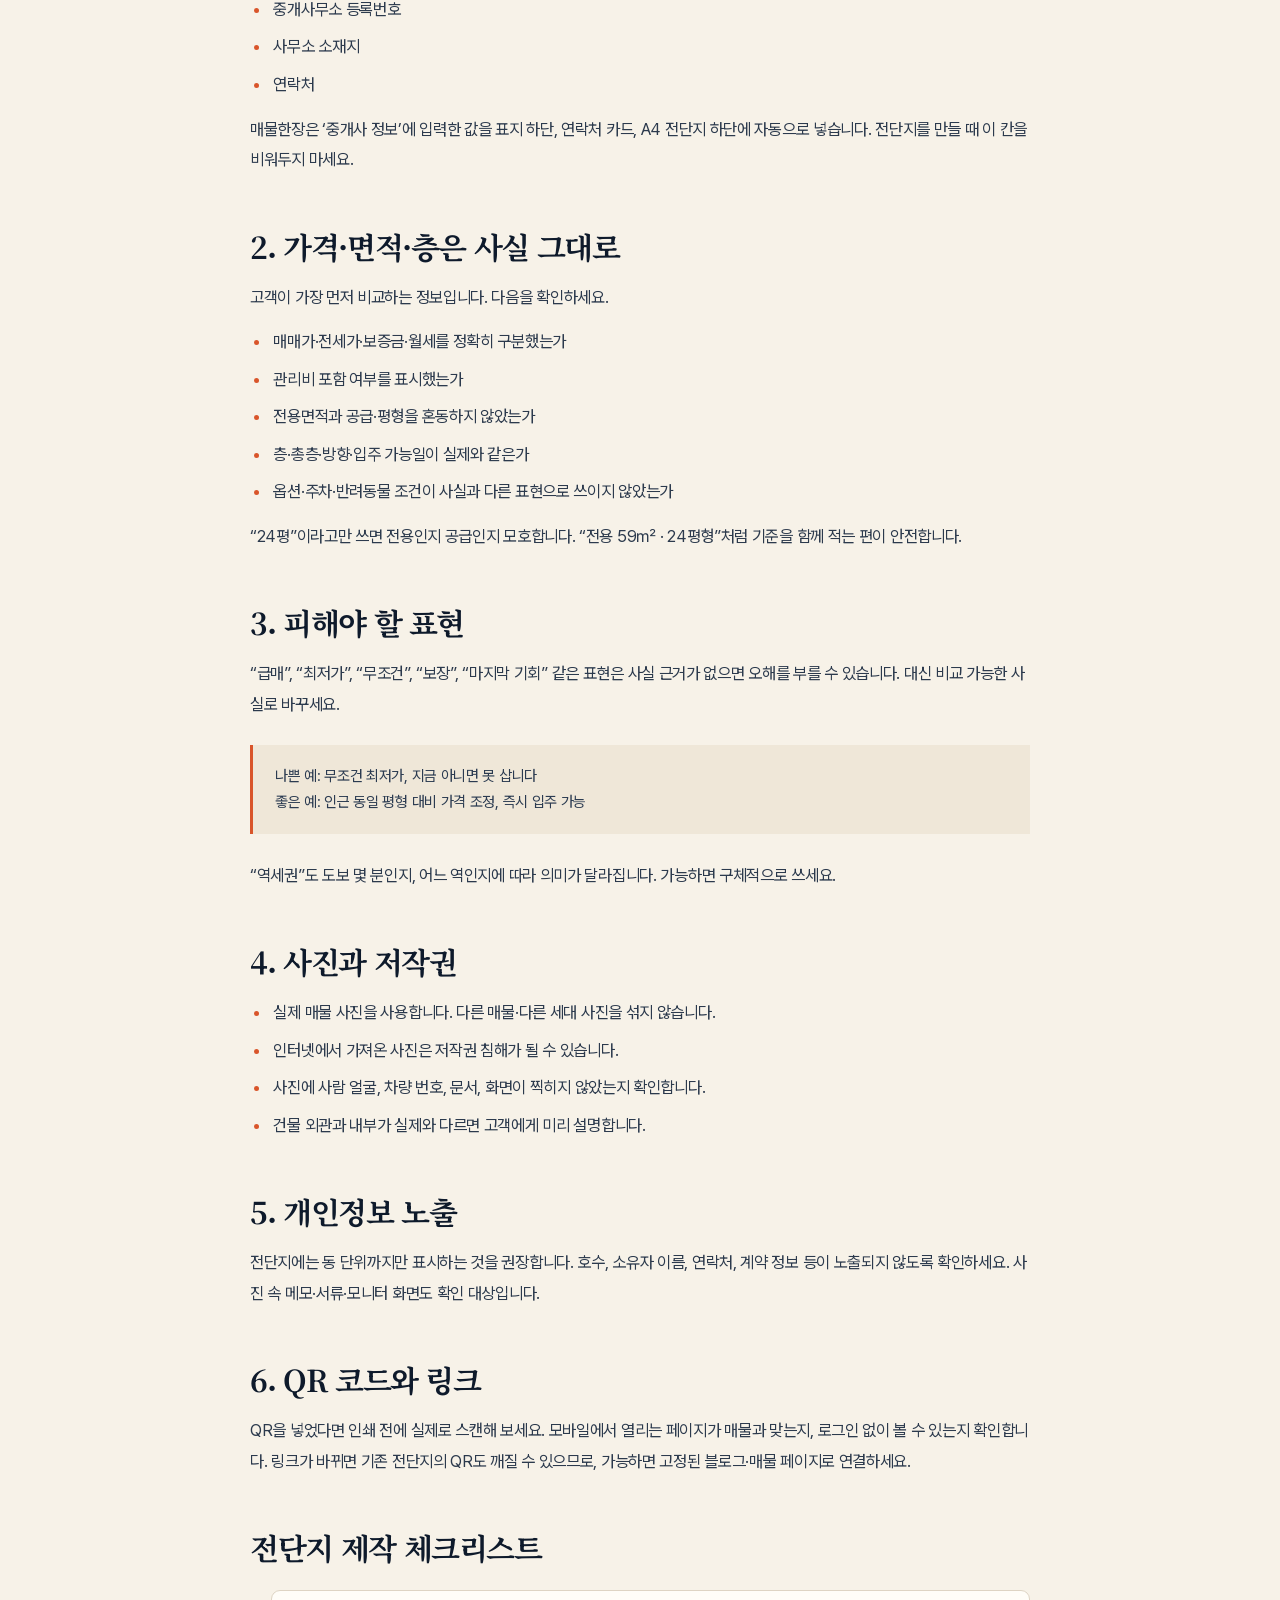
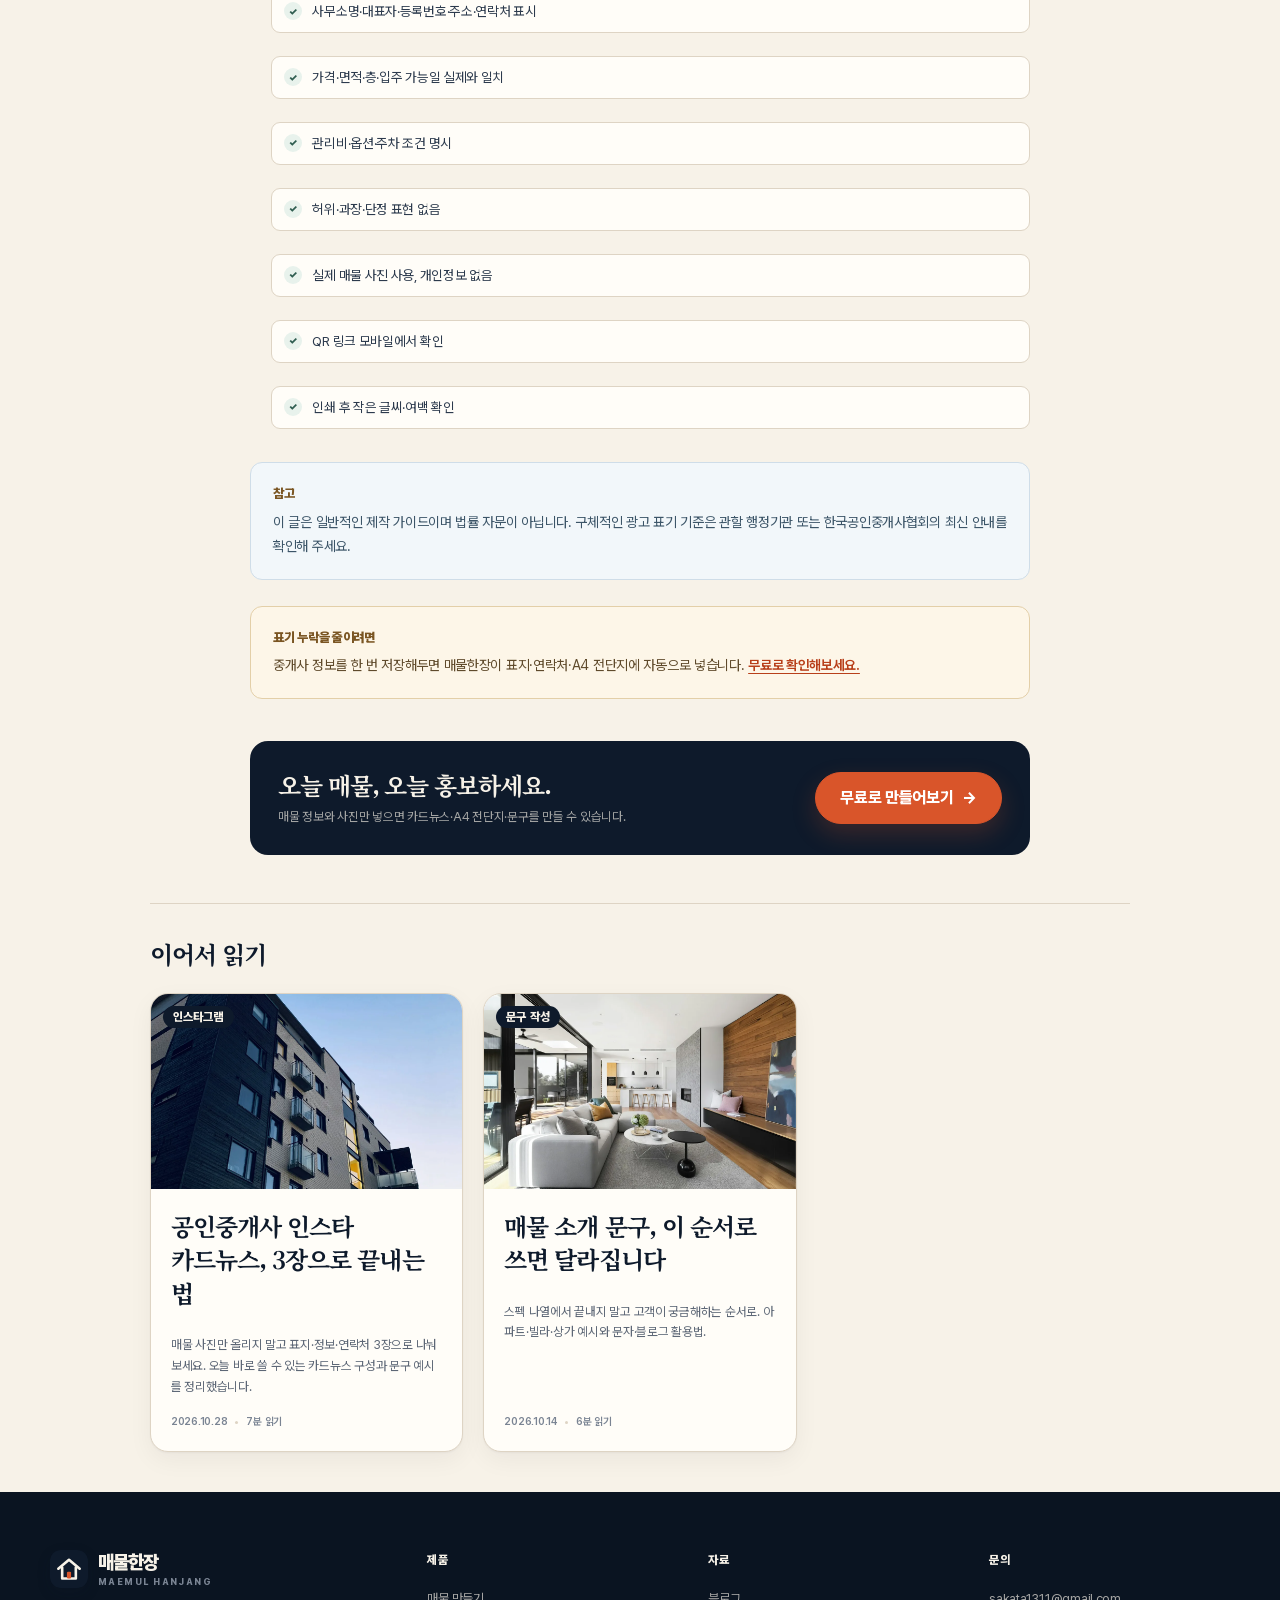
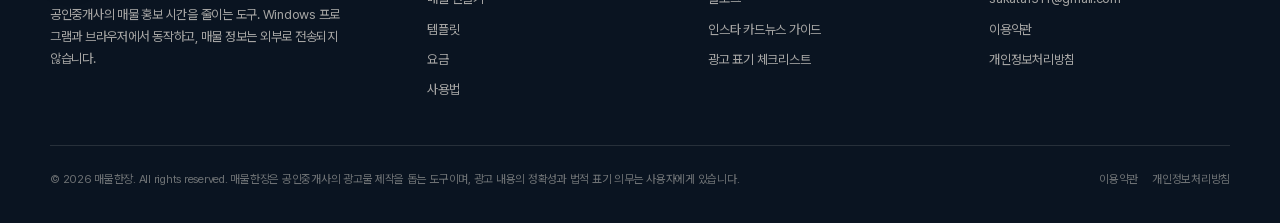
<file: blog/flyer-required-disclosures.html>
<!DOCTYPE html>
<html lang="ko">
<head>
  <meta charset="utf-8">
  <meta name="viewport" content="width=device-width, initial-scale=1">
  <title>부동산 전단지, 이 표기 없으면 다시 만들어야 합니다 | 매물한장</title>
  <meta name="description" content="중개사무소 명칭부터 등록번호까지. 부동산 전단지를 만들기 전에 확인해야 할 기본 표기와 과장 표현 체크리스트.">
  <meta name="robots" content="index,follow">
  <link rel="canonical" href="https://maemulhanjang.com/blog/flyer-required-disclosures.html">
  <meta property="og:type" content="article">
  <meta property="og:locale" content="ko_KR">
  <meta property="og:site_name" content="매물한장">
  <meta property="og:title" content="부동산 전단지, 이 표기 없으면 다시 만들어야 합니다 | 매물한장">
  <meta property="og:description" content="중개사무소 명칭부터 등록번호까지. 부동산 전단지를 만들기 전에 확인해야 할 기본 표기와 과장 표현 체크리스트.">
  <meta property="og:url" content="https://maemulhanjang.com/blog/flyer-required-disclosures.html">
  <meta property="og:image" content="https://maemulhanjang.com/assets/img/samples/house-1.jpg">
  <meta name="twitter:card" content="summary_large_image">
  <meta name="twitter:title" content="부동산 전단지, 이 표기 없으면 다시 만들어야 합니다 | 매물한장">
  <meta name="twitter:description" content="중개사무소 명칭부터 등록번호까지. 부동산 전단지를 만들기 전에 확인해야 할 기본 표기와 과장 표현 체크리스트.">
  <meta name="twitter:image" content="https://maemulhanjang.com/assets/img/samples/house-1.jpg">
  <meta name="theme-color" content="#0e1a2b">
  <meta property="article:published_time" content="2026-10-21">
  <meta property="article:section" content="광고 표기">
  <meta name="author" content="매물한장 편집부">
  <link rel="icon" href="../assets/img/favicon.svg" type="image/svg+xml">
  <link rel="preload" href="../assets/fonts/PretendardVariable.woff2" as="font" type="font/woff2" crossorigin>
  <link rel="preconnect" href="https://fonts.googleapis.com">
  <link rel="preconnect" href="https://fonts.gstatic.com" crossorigin>
  <link href="https://fonts.googleapis.com/css2?family=Noto+Serif+KR:wght@500;600;700;900&display=swap" rel="stylesheet">
  <link rel="stylesheet" href="../assets/css/site.css?v=20261107c">
</head>
<body>
  <a class="skip-link" href="#main">본문으로 바로가기</a>
  <header class="site-header">
    <div class="wrap nav">
      <a class="brand" href="../index.html" aria-label="매물한장 홈">
        <img class="brand-mark" src="../assets/img/logo-mark.svg" alt="" width="38" height="38">
        <span class="brand-word"><strong>매물한장</strong><span>MAEMUL HANJANG</span></span>
      </a>
      <nav class="nav-links" aria-label="주요 메뉴"><a href="../templates.html">템플릿</a>
<a href="../guide.html">사용법</a>
<a href="../pricing.html">요금</a>
<a href="../blog/index.html" aria-current="page">블로그</a></nav>
      <div class="nav-actions">
        <a class="btn btn-primary btn-sm" href="../app.html">무료로 만들기 <span class="arrow">→</span></a>
        <button class="nav-toggle" type="button" aria-label="메뉴 열기" aria-expanded="false" aria-controls="mobile-menu"><span></span><span></span></button>
      </div>
    </div>
  </header>
  <div class="mobile-menu" id="mobile-menu">
    <a href="../templates.html">템플릿 <span>→</span></a>
    <a href="../guide.html">사용법 <span>→</span></a>
    <a href="../pricing.html">요금 <span>→</span></a>
    <a href="../blog/index.html">블로그 <span>→</span></a>
    <a class="btn btn-primary" href="../app.html">무료로 만들기 <span class="arrow">→</span></a>
  </div>
  <main id="main">
    <article>
      <div class="wrap">
        <header class="post-head">
          <nav class="breadcrumbs" aria-label="현재 위치"><a href="../index.html">홈</a><span>/</span><a href="index.html">블로그</a><span>/</span><span>광고 표기</span></nav>
          <p class="kicker">광고 표기</p>
          <h1>부동산 전단지, 이 표기 없으면 다시 만들어야 합니다</h1>
          <p class="post-deck">예쁜 전단지보다 먼저 챙겨야 할 것이 있습니다. 중개사무소 정보, 가격·면적의 정확성, 과장 표현 여부입니다.</p>
          <div class="post-meta-line"><span class="avatar">매</span><span>매물한장 편집부</span><span>·</span><time datetime="2026-10-21">2026.10.21</time><span>·</span><span>6분 읽기</span></div>
        </header>
        <figure class="post-cover"><img src="../assets/img/blog/house-1.webp" alt="부동산 전단지, 이 표기 없으면 다시 만들어야 합니다"></figure>
      </div>
      <div class="wrap post-content">
        <div class="prose">
        <nav class="article-toc" aria-label="글 목차">
          <strong>이 글의 목차</strong>
          <a href="#basic">1. 중개사무소 기본 표기</a>
<a href="#facts">2. 가격·면적·층은 사실 그대로</a>
<a href="#exaggeration">3. 피해야 할 표현</a>
<a href="#photos">4. 사진과 저작권</a>
<a href="#privacy">5. 개인정보 노출</a>
<a href="#qr">6. QR 코드와 링크</a>
<a href="#checklist">전단지 제작 체크리스트</a>
        </nav>

<p>전단지는 종이 한 장이지만, 공인중개사의 광고물입니다. 디자인이 좋아도 필수 정보가 빠지거나 실제 매물과 다르면 신뢰를 잃고 분쟁의 빌미가 됩니다. 제작 전에 아래 항목을 먼저 확인하세요.</p>

<h2 id="basic">1. 중개사무소 기본 표기</h2>
<p>광고물에는 일반적으로 다음 정보를 표시합니다.</p>
<ul>
<li>중개사무소 명칭</li>
<li>대표자 성명</li>
<li>중개사무소 등록번호</li>
<li>사무소 소재지</li>
<li>연락처</li>
</ul>
<p>매물한장은 ‘중개사 정보’에 입력한 값을 표지 하단, 연락처 카드, A4 전단지 하단에 자동으로 넣습니다. 전단지를 만들 때 이 칸을 비워두지 마세요.</p>

<h2 id="facts">2. 가격·면적·층은 사실 그대로</h2>
<p>고객이 가장 먼저 비교하는 정보입니다. 다음을 확인하세요.</p>
<ul>
<li>매매가·전세가·보증금·월세를 정확히 구분했는가</li>
<li>관리비 포함 여부를 표시했는가</li>
<li>전용면적과 공급·평형을 혼동하지 않았는가</li>
<li>층·총층·방향·입주 가능일이 실제와 같은가</li>
<li>옵션·주차·반려동물 조건이 사실과 다른 표현으로 쓰이지 않았는가</li>
</ul>
<p>“24평”이라고만 쓰면 전용인지 공급인지 모호합니다. “전용 59㎡ · 24평형”처럼 기준을 함께 적는 편이 안전합니다.</p>

<h2 id="exaggeration">3. 피해야 할 표현</h2>
<p>“급매”, “최저가”, “무조건”, “보장”, “마지막 기회” 같은 표현은 사실 근거가 없으면 오해를 부를 수 있습니다. 대신 비교 가능한 사실로 바꾸세요.</p>
<blockquote>나쁜 예: 무조건 최저가, 지금 아니면 못 삽니다<br>좋은 예: 인근 동일 평형 대비 가격 조정, 즉시 입주 가능</blockquote>
<p>“역세권”도 도보 몇 분인지, 어느 역인지에 따라 의미가 달라집니다. 가능하면 구체적으로 쓰세요.</p>

<h2 id="photos">4. 사진과 저작권</h2>
<ul>
<li>실제 매물 사진을 사용합니다. 다른 매물·다른 세대 사진을 섞지 않습니다.</li>
<li>인터넷에서 가져온 사진은 저작권 침해가 될 수 있습니다.</li>
<li>사진에 사람 얼굴, 차량 번호, 문서, 화면이 찍히지 않았는지 확인합니다.</li>
<li>건물 외관과 내부가 실제와 다르면 고객에게 미리 설명합니다.</li>
</ul>

<h2 id="privacy">5. 개인정보 노출</h2>
<p>전단지에는 동 단위까지만 표시하는 것을 권장합니다. 호수, 소유자 이름, 연락처, 계약 정보 등이 노출되지 않도록 확인하세요. 사진 속 메모·서류·모니터 화면도 확인 대상입니다.</p>

<h2 id="qr">6. QR 코드와 링크</h2>
<p>QR을 넣었다면 인쇄 전에 실제로 스캔해 보세요. 모바일에서 열리는 페이지가 매물과 맞는지, 로그인 없이 볼 수 있는지 확인합니다. 링크가 바뀌면 기존 전단지의 QR도 깨질 수 있으므로, 가능하면 고정된 블로그·매물 페이지로 연결하세요.</p>

<h2 id="checklist">전단지 제작 체크리스트</h2>
<ul class="checklist">
<li>사무소명·대표자·등록번호·주소·연락처 표시</li>
<li>가격·면적·층·입주 가능일 실제와 일치</li>
<li>관리비·옵션·주차 조건 명시</li>
<li>허위·과장·단정 표현 없음</li>
<li>실제 매물 사진 사용, 개인정보 없음</li>
<li>QR 링크 모바일에서 확인</li>
<li>인쇄 후 작은 글씨·여백 확인</li>
</ul>

<div class="callout callout--info"><strong>참고</strong>이 글은 일반적인 제작 가이드이며 법률 자문이 아닙니다. 구체적인 광고 표기 기준은 관할 행정기관 또는 한국공인중개사협회의 최신 안내를 확인해 주세요.</div>

<div class="callout"><strong>표기 누락을 줄이려면</strong>중개사 정보를 한 번 저장해두면 매물한장이 표지·연락처·A4 전단지에 자동으로 넣습니다. <a href="../app.html">무료로 확인해보세요.</a></div>

        </div>
      <div class="post-cta">
        <div>
          <h2>오늘 매물, 오늘 홍보하세요.</h2>
          <p>매물 정보와 사진만 넣으면 카드뉴스·A4 전단지·문구를 만들 수 있습니다.</p>
        </div>
        <a class="btn btn-primary" href="../app.html">무료로 만들어보기 <span class="arrow">→</span></a>
      </div>
        <section class="post-related">
          <h2>이어서 읽기</h2>
          <div class="post-grid">
          <a class="post-card" href="realtor-instagram-cardnews.html">
            <div class="post-thumb"><img src="../assets/img/blog/apartment-1.webp" alt="공인중개사 인스타 카드뉴스, 3장으로 끝내는 법" loading="lazy"><span class="badge badge--ink">인스타그램</span></div>
            <div class="post-body"><h2>공인중개사 인스타 카드뉴스, 3장으로 끝내는 법</h2><p>매물 사진만 올리지 말고 표지·정보·연락처 3장으로 나눠보세요. 오늘 바로 쓸 수 있는 카드뉴스 구성과 문구 예시를 정리했습니다.</p><div class="post-meta"><span>2026.10.28</span><i></i><span>7분 읽기</span></div></div>
          </a>
          <a class="post-card" href="listing-copy-guide.html">
            <div class="post-thumb"><img src="../assets/img/blog/bedroom-1.webp" alt="매물 소개 문구, 이 순서로 쓰면 달라집니다" loading="lazy"><span class="badge badge--ink">문구 작성</span></div>
            <div class="post-body"><h2>매물 소개 문구, 이 순서로 쓰면 달라집니다</h2><p>스펙 나열에서 끝내지 말고 고객이 궁금해하는 순서로. 아파트·빌라·상가 예시와 문자·블로그 활용법.</p><div class="post-meta"><span>2026.10.14</span><i></i><span>6분 읽기</span></div></div>
          </a>
          </div>
        </section>
      </div>
    </article>
  </main>
  <footer class="site-footer">
    <div class="wrap">
      <div class="footer-top">
        <div class="footer-brand">
          <a class="brand" href="../index.html" aria-label="매물한장 홈">
            <img class="brand-mark" src="../assets/img/logo-mark.svg" alt="" width="38" height="38">
            <span class="brand-word"><strong style="color:var(--paper)">매물한장</strong><span>MAEMUL HANJANG</span></span>
          </a>
          <p>공인중개사의 매물 홍보 시간을 줄이는 도구. Windows 프로그램과 브라우저에서 동작하고, 매물 정보는 외부로 전송되지 않습니다.</p>
        </div>
        <div class="footer-col"><h4>제품</h4><a href="../app.html">매물 만들기</a><a href="../templates.html">템플릿</a><a href="../pricing.html">요금</a><a href="../guide.html">사용법</a></div>
        <div class="footer-col"><h4>자료</h4><a href="../blog/index.html">블로그</a><a href="../blog/realtor-instagram-cardnews.html">인스타 카드뉴스 가이드</a><a href="../blog/flyer-required-disclosures.html">광고 표기 체크리스트</a></div>
        <div class="footer-col"><h4>문의</h4><a href="mailto:sakata1311@gmail.com" data-contact-email data-contact-text>sakata1311@gmail.com</a><a href="../legal/terms.html">이용약관</a><a href="../legal/privacy.html">개인정보처리방침</a></div>
      </div>
      <div class="footer-bottom">
        <p>© <span data-year>2026</span> 매물한장. All rights reserved. 매물한장은 공인중개사의 광고물 제작을 돕는 도구이며, 광고 내용의 정확성과 법적 표기 의무는 사용자에게 있습니다.</p>
        <div class="footer-legal"><a href="../legal/terms.html">이용약관</a><a href="../legal/privacy.html">개인정보처리방침</a></div>
      </div>
    </div>
  </footer>
  <script src="../assets/js/config.js?v=20261107c"></script>
  <script src="../assets/js/common.js?v=20261107c"></script>
  <script type="application/ld+json">{"@context": "https://schema.org", "@type": "BlogPosting", "headline": "부동산 전단지, 이 표기 없으면 다시 만들어야 합니다", "description": "중개사무소 명칭부터 등록번호까지. 부동산 전단지를 만들기 전에 확인해야 할 기본 표기와 과장 표현 체크리스트.", "image": "https://maemulhanjang.com/assets/img/samples/house-1.jpg", "datePublished": "2026-10-21", "dateModified": "2026-10-21", "author": {"@type": "Organization", "name": "매물한장 편집부"}, "publisher": {"@type": "Organization", "name": "매물한장", "logo": {"@type": "ImageObject", "url": "https://maemulhanjang.com/assets/img/logo-mark.svg"}}, "mainEntityOfPage": {"@type": "WebPage", "@id": "https://maemulhanjang.com/blog/flyer-required-disclosures.html"}, "articleSection": "광고 표기", "inLanguage": "ko-KR"}</script>
  <script type="application/ld+json">{"@context": "https://schema.org", "@type": "BreadcrumbList", "itemListElement": [{"@type": "ListItem", "position": 1, "name": "홈", "item": "https://maemulhanjang.com/"}, {"@type": "ListItem", "position": 2, "name": "블로그", "item": "https://maemulhanjang.com/blog/"}, {"@type": "ListItem", "position": 3, "name": "부동산 전단지, 이 표기 없으면 다시 만들어야 합니다", "item": "https://maemulhanjang.com/blog/flyer-required-disclosures.html"}]}</script>
</body>
</html>
</file>
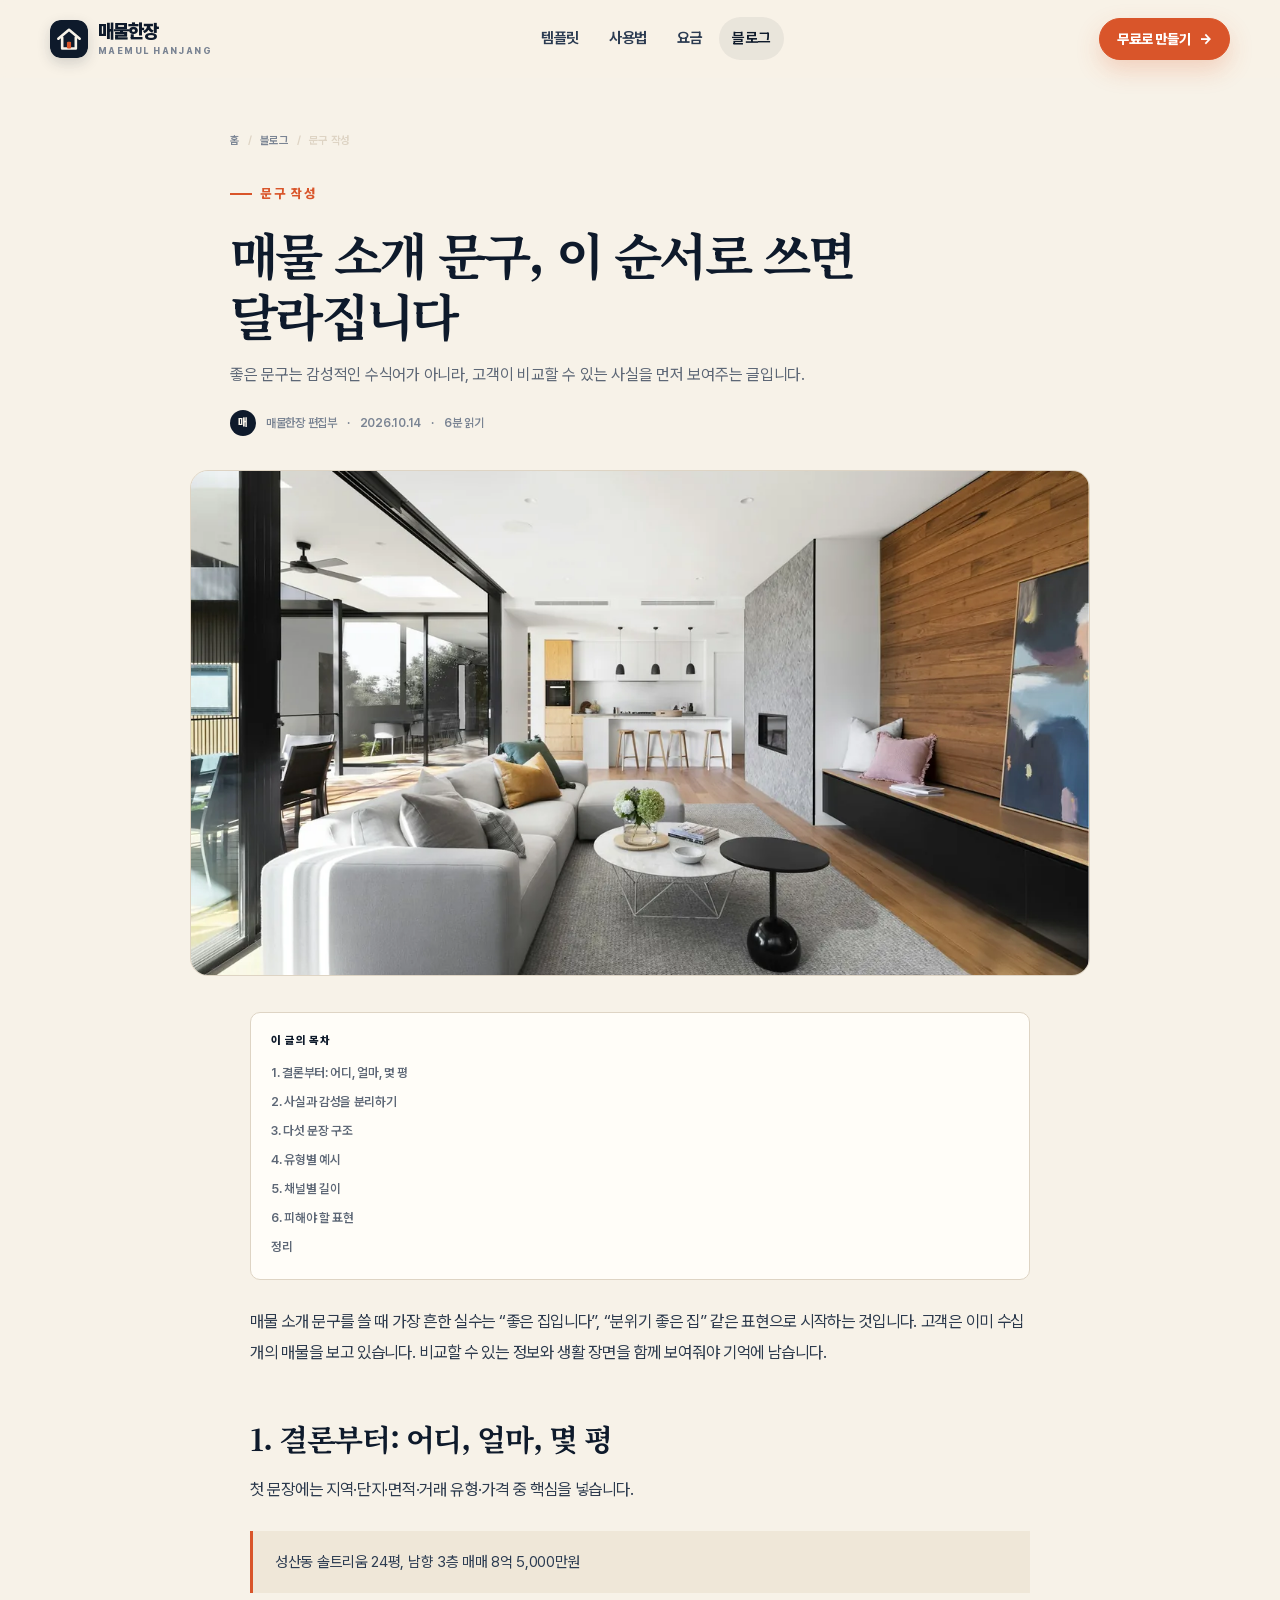
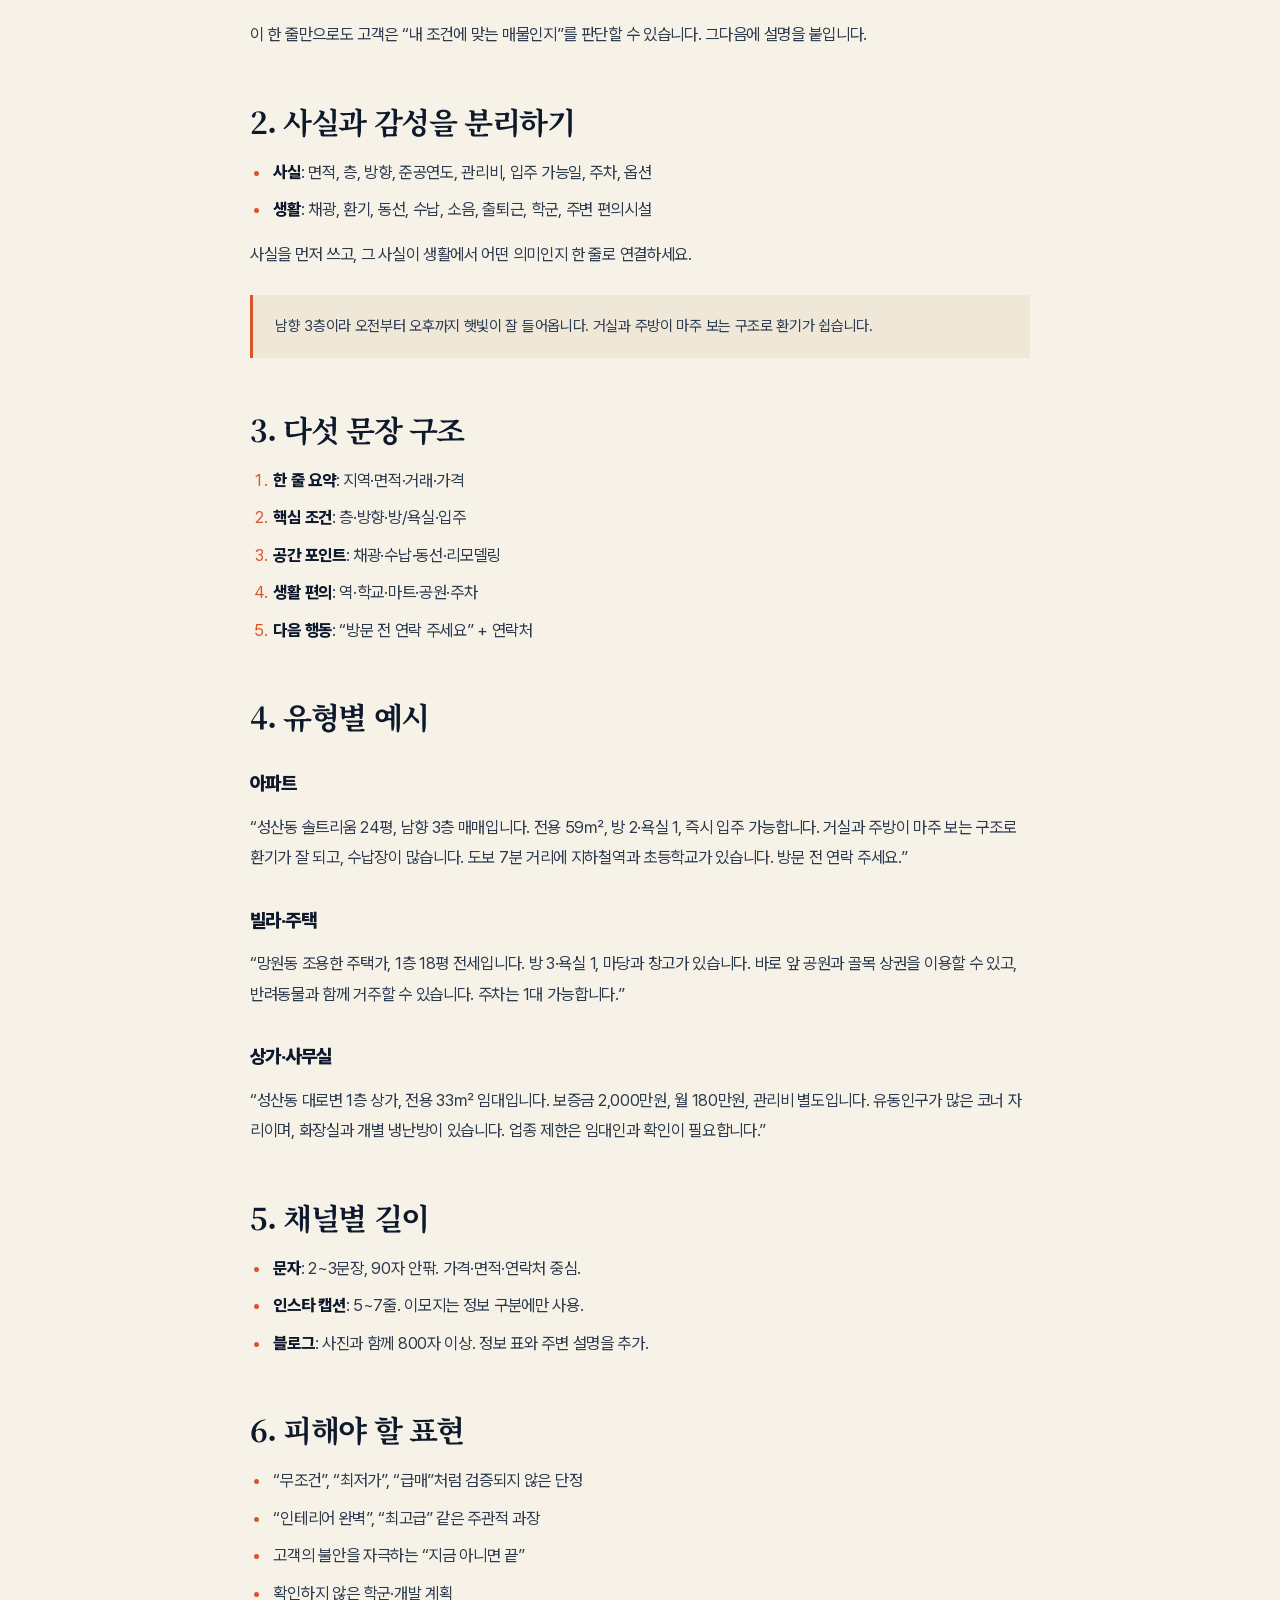
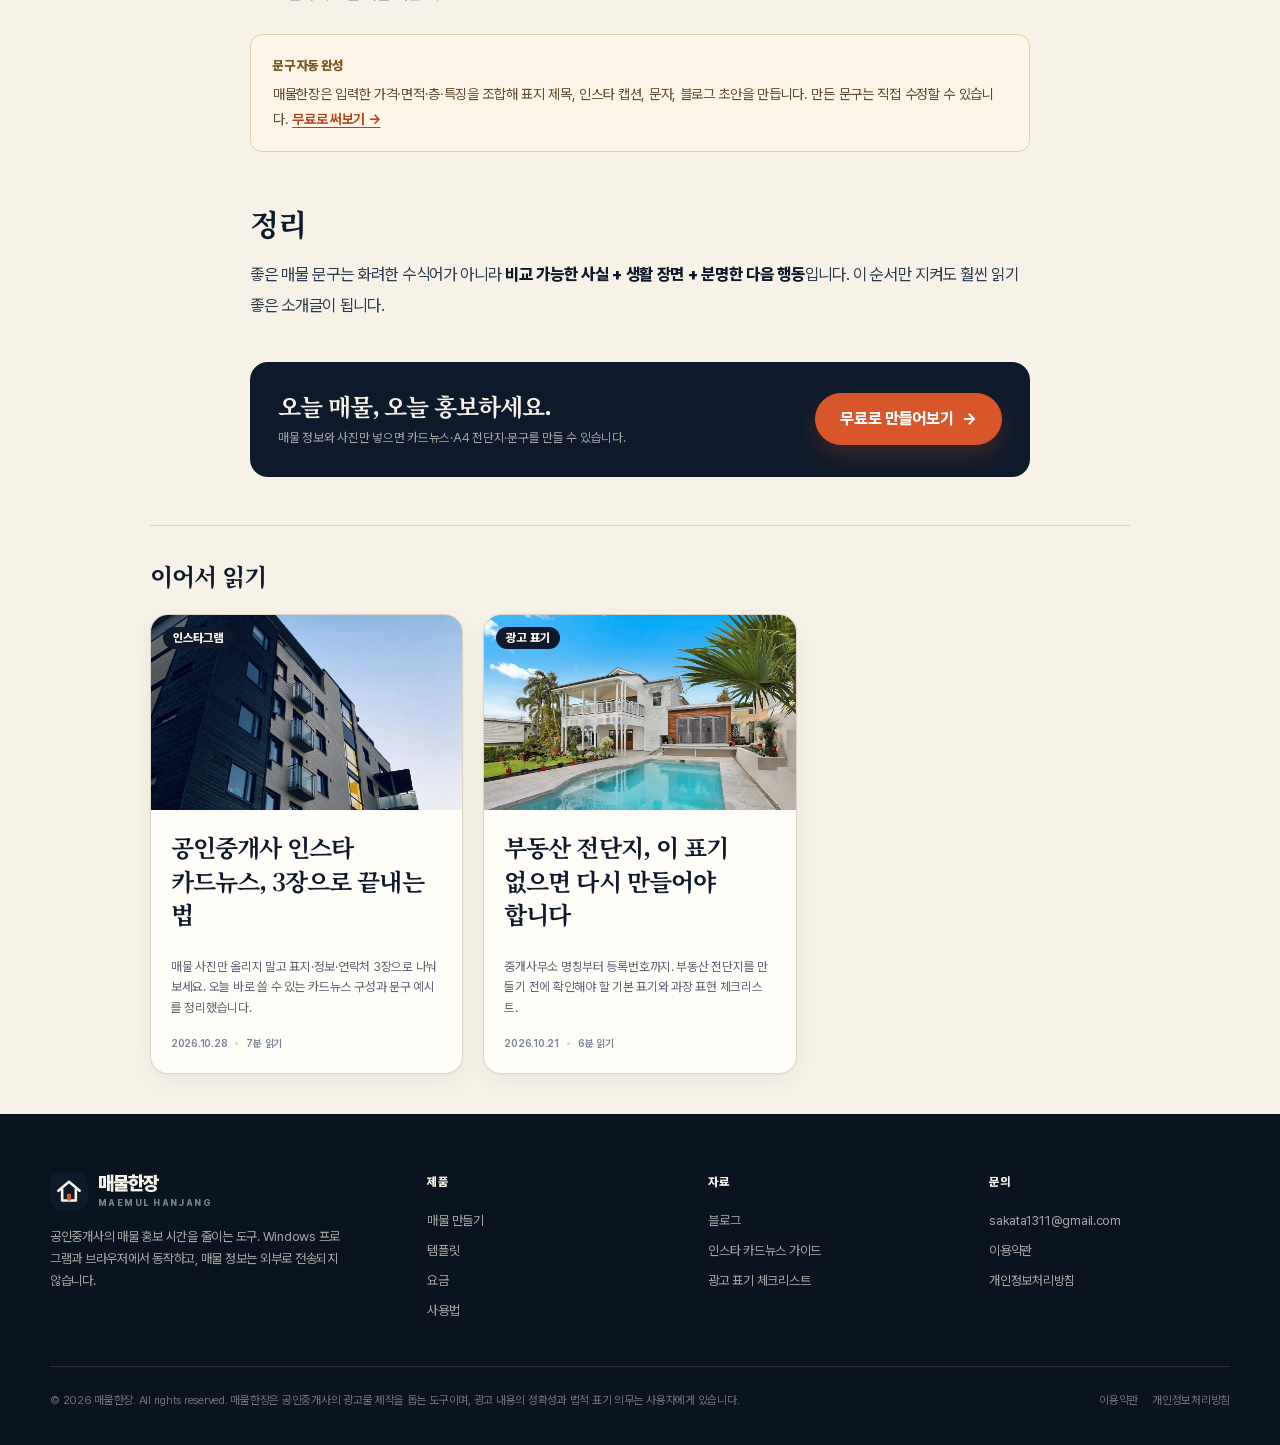
<file: blog/listing-copy-guide.html>
<!DOCTYPE html>
<html lang="ko">
<head>
  <meta charset="utf-8">
  <meta name="viewport" content="width=device-width, initial-scale=1">
  <title>매물 소개 문구, 이 순서로 쓰면 달라집니다 | 매물한장</title>
  <meta name="description" content="스펙 나열에서 끝내지 말고 고객이 궁금해하는 순서로. 아파트·빌라·상가 예시와 문자·블로그 활용법.">
  <meta name="robots" content="index,follow">
  <link rel="canonical" href="https://maemulhanjang.com/blog/listing-copy-guide.html">
  <meta property="og:type" content="article">
  <meta property="og:locale" content="ko_KR">
  <meta property="og:site_name" content="매물한장">
  <meta property="og:title" content="매물 소개 문구, 이 순서로 쓰면 달라집니다 | 매물한장">
  <meta property="og:description" content="스펙 나열에서 끝내지 말고 고객이 궁금해하는 순서로. 아파트·빌라·상가 예시와 문자·블로그 활용법.">
  <meta property="og:url" content="https://maemulhanjang.com/blog/listing-copy-guide.html">
  <meta property="og:image" content="https://maemulhanjang.com/assets/img/samples/bedroom-1.jpg">
  <meta name="twitter:card" content="summary_large_image">
  <meta name="twitter:title" content="매물 소개 문구, 이 순서로 쓰면 달라집니다 | 매물한장">
  <meta name="twitter:description" content="스펙 나열에서 끝내지 말고 고객이 궁금해하는 순서로. 아파트·빌라·상가 예시와 문자·블로그 활용법.">
  <meta name="twitter:image" content="https://maemulhanjang.com/assets/img/samples/bedroom-1.jpg">
  <meta name="theme-color" content="#0e1a2b">
  <meta property="article:published_time" content="2026-10-14">
  <meta property="article:section" content="문구 작성">
  <meta name="author" content="매물한장 편집부">
  <link rel="icon" href="../assets/img/favicon.svg" type="image/svg+xml">
  <link rel="preload" href="../assets/fonts/PretendardVariable.woff2" as="font" type="font/woff2" crossorigin>
  <link rel="preconnect" href="https://fonts.googleapis.com">
  <link rel="preconnect" href="https://fonts.gstatic.com" crossorigin>
  <link href="https://fonts.googleapis.com/css2?family=Noto+Serif+KR:wght@500;600;700;900&display=swap" rel="stylesheet">
  <link rel="stylesheet" href="../assets/css/site.css?v=20261107c">
</head>
<body>
  <a class="skip-link" href="#main">본문으로 바로가기</a>
  <header class="site-header">
    <div class="wrap nav">
      <a class="brand" href="../index.html" aria-label="매물한장 홈">
        <img class="brand-mark" src="../assets/img/logo-mark.svg" alt="" width="38" height="38">
        <span class="brand-word"><strong>매물한장</strong><span>MAEMUL HANJANG</span></span>
      </a>
      <nav class="nav-links" aria-label="주요 메뉴"><a href="../templates.html">템플릿</a>
<a href="../guide.html">사용법</a>
<a href="../pricing.html">요금</a>
<a href="../blog/index.html" aria-current="page">블로그</a></nav>
      <div class="nav-actions">
        <a class="btn btn-primary btn-sm" href="../app.html">무료로 만들기 <span class="arrow">→</span></a>
        <button class="nav-toggle" type="button" aria-label="메뉴 열기" aria-expanded="false" aria-controls="mobile-menu"><span></span><span></span></button>
      </div>
    </div>
  </header>
  <div class="mobile-menu" id="mobile-menu">
    <a href="../templates.html">템플릿 <span>→</span></a>
    <a href="../guide.html">사용법 <span>→</span></a>
    <a href="../pricing.html">요금 <span>→</span></a>
    <a href="../blog/index.html">블로그 <span>→</span></a>
    <a class="btn btn-primary" href="../app.html">무료로 만들기 <span class="arrow">→</span></a>
  </div>
  <main id="main">
    <article>
      <div class="wrap">
        <header class="post-head">
          <nav class="breadcrumbs" aria-label="현재 위치"><a href="../index.html">홈</a><span>/</span><a href="index.html">블로그</a><span>/</span><span>문구 작성</span></nav>
          <p class="kicker">문구 작성</p>
          <h1>매물 소개 문구, 이 순서로 쓰면 달라집니다</h1>
          <p class="post-deck">좋은 문구는 감성적인 수식어가 아니라, 고객이 비교할 수 있는 사실을 먼저 보여주는 글입니다.</p>
          <div class="post-meta-line"><span class="avatar">매</span><span>매물한장 편집부</span><span>·</span><time datetime="2026-10-14">2026.10.14</time><span>·</span><span>6분 읽기</span></div>
        </header>
        <figure class="post-cover"><img src="../assets/img/blog/bedroom-1.webp" alt="매물 소개 문구, 이 순서로 쓰면 달라집니다"></figure>
      </div>
      <div class="wrap post-content">
        <div class="prose">
        <nav class="article-toc" aria-label="글 목차">
          <strong>이 글의 목차</strong>
          <a href="#order">1. 결론부터: 어디, 얼마, 몇 평</a>
<a href="#fact-feel">2. 사실과 감성을 분리하기</a>
<a href="#structure">3. 다섯 문장 구조</a>
<a href="#examples">4. 유형별 예시</a>
<a href="#channels">5. 채널별 길이</a>
<a href="#avoid">6. 피해야 할 표현</a>
<a href="#summary">정리</a>
        </nav>

<p>매물 소개 문구를 쓸 때 가장 흔한 실수는 “좋은 집입니다”, “분위기 좋은 집” 같은 표현으로 시작하는 것입니다. 고객은 이미 수십 개의 매물을 보고 있습니다. 비교할 수 있는 정보와 생활 장면을 함께 보여줘야 기억에 남습니다.</p>

<h2 id="order">1. 결론부터: 어디, 얼마, 몇 평</h2>
<p>첫 문장에는 지역·단지·면적·거래 유형·가격 중 핵심을 넣습니다.</p>
<blockquote>성산동 솔트리움 24평, 남향 3층 매매 8억 5,000만원</blockquote>
<p>이 한 줄만으로도 고객은 “내 조건에 맞는 매물인지”를 판단할 수 있습니다. 그다음에 설명을 붙입니다.</p>

<h2 id="fact-feel">2. 사실과 감성을 분리하기</h2>
<ul>
<li><strong>사실</strong>: 면적, 층, 방향, 준공연도, 관리비, 입주 가능일, 주차, 옵션</li>
<li><strong>생활</strong>: 채광, 환기, 동선, 수납, 소음, 출퇴근, 학군, 주변 편의시설</li>
</ul>
<p>사실을 먼저 쓰고, 그 사실이 생활에서 어떤 의미인지 한 줄로 연결하세요.</p>
<blockquote>남향 3층이라 오전부터 오후까지 햇빛이 잘 들어옵니다. 거실과 주방이 마주 보는 구조로 환기가 쉽습니다.</blockquote>

<h2 id="structure">3. 다섯 문장 구조</h2>
<ol>
<li><strong>한 줄 요약</strong>: 지역·면적·거래·가격</li>
<li><strong>핵심 조건</strong>: 층·방향·방/욕실·입주</li>
<li><strong>공간 포인트</strong>: 채광·수납·동선·리모델링</li>
<li><strong>생활 편의</strong>: 역·학교·마트·공원·주차</li>
<li><strong>다음 행동</strong>: “방문 전 연락 주세요” + 연락처</li>
</ol>

<h2 id="examples">4. 유형별 예시</h2>
<h3>아파트</h3>
<p>“성산동 솔트리움 24평, 남향 3층 매매입니다. 전용 59㎡, 방 2·욕실 1, 즉시 입주 가능합니다. 거실과 주방이 마주 보는 구조로 환기가 잘 되고, 수납장이 많습니다. 도보 7분 거리에 지하철역과 초등학교가 있습니다. 방문 전 연락 주세요.”</p>
<h3>빌라·주택</h3>
<p>“망원동 조용한 주택가, 1층 18평 전세입니다. 방 3·욕실 1, 마당과 창고가 있습니다. 바로 앞 공원과 골목 상권을 이용할 수 있고, 반려동물과 함께 거주할 수 있습니다. 주차는 1대 가능합니다.”</p>
<h3>상가·사무실</h3>
<p>“성산동 대로변 1층 상가, 전용 33㎡ 임대입니다. 보증금 2,000만원, 월 180만원, 관리비 별도입니다. 유동인구가 많은 코너 자리이며, 화장실과 개별 냉난방이 있습니다. 업종 제한은 임대인과 확인이 필요합니다.”</p>

<h2 id="channels">5. 채널별 길이</h2>
<ul>
<li><strong>문자</strong>: 2~3문장, 90자 안팎. 가격·면적·연락처 중심.</li>
<li><strong>인스타 캡션</strong>: 5~7줄. 이모지는 정보 구분에만 사용.</li>
<li><strong>블로그</strong>: 사진과 함께 800자 이상. 정보 표와 주변 설명을 추가.</li>
</ul>

<h2 id="avoid">6. 피해야 할 표현</h2>
<ul>
<li>“무조건”, “최저가”, “급매”처럼 검증되지 않은 단정</li>
<li>“인테리어 완벽”, “최고급” 같은 주관적 과장</li>
<li>고객의 불안을 자극하는 “지금 아니면 끝”</li>
<li>확인하지 않은 학군·개발 계획</li>
</ul>

<div class="callout"><strong>문구 자동 완성</strong>매물한장은 입력한 가격·면적·층·특징을 조합해 표지 제목, 인스타 캡션, 문자, 블로그 초안을 만듭니다. 만든 문구는 직접 수정할 수 있습니다. <a href="../app.html">무료로 써보기 →</a></div>

<h2 id="summary">정리</h2>
<p>좋은 매물 문구는 화려한 수식어가 아니라 <strong>비교 가능한 사실 + 생활 장면 + 분명한 다음 행동</strong>입니다. 이 순서만 지켜도 훨씬 읽기 좋은 소개글이 됩니다.</p>

        </div>
      <div class="post-cta">
        <div>
          <h2>오늘 매물, 오늘 홍보하세요.</h2>
          <p>매물 정보와 사진만 넣으면 카드뉴스·A4 전단지·문구를 만들 수 있습니다.</p>
        </div>
        <a class="btn btn-primary" href="../app.html">무료로 만들어보기 <span class="arrow">→</span></a>
      </div>
        <section class="post-related">
          <h2>이어서 읽기</h2>
          <div class="post-grid">
          <a class="post-card" href="realtor-instagram-cardnews.html">
            <div class="post-thumb"><img src="../assets/img/blog/apartment-1.webp" alt="공인중개사 인스타 카드뉴스, 3장으로 끝내는 법" loading="lazy"><span class="badge badge--ink">인스타그램</span></div>
            <div class="post-body"><h2>공인중개사 인스타 카드뉴스, 3장으로 끝내는 법</h2><p>매물 사진만 올리지 말고 표지·정보·연락처 3장으로 나눠보세요. 오늘 바로 쓸 수 있는 카드뉴스 구성과 문구 예시를 정리했습니다.</p><div class="post-meta"><span>2026.10.28</span><i></i><span>7분 읽기</span></div></div>
          </a>
          <a class="post-card" href="flyer-required-disclosures.html">
            <div class="post-thumb"><img src="../assets/img/blog/house-1.webp" alt="부동산 전단지, 이 표기 없으면 다시 만들어야 합니다" loading="lazy"><span class="badge badge--ink">광고 표기</span></div>
            <div class="post-body"><h2>부동산 전단지, 이 표기 없으면 다시 만들어야 합니다</h2><p>중개사무소 명칭부터 등록번호까지. 부동산 전단지를 만들기 전에 확인해야 할 기본 표기와 과장 표현 체크리스트.</p><div class="post-meta"><span>2026.10.21</span><i></i><span>6분 읽기</span></div></div>
          </a>
          </div>
        </section>
      </div>
    </article>
  </main>
  <footer class="site-footer">
    <div class="wrap">
      <div class="footer-top">
        <div class="footer-brand">
          <a class="brand" href="../index.html" aria-label="매물한장 홈">
            <img class="brand-mark" src="../assets/img/logo-mark.svg" alt="" width="38" height="38">
            <span class="brand-word"><strong style="color:var(--paper)">매물한장</strong><span>MAEMUL HANJANG</span></span>
          </a>
          <p>공인중개사의 매물 홍보 시간을 줄이는 도구. Windows 프로그램과 브라우저에서 동작하고, 매물 정보는 외부로 전송되지 않습니다.</p>
        </div>
        <div class="footer-col"><h4>제품</h4><a href="../app.html">매물 만들기</a><a href="../templates.html">템플릿</a><a href="../pricing.html">요금</a><a href="../guide.html">사용법</a></div>
        <div class="footer-col"><h4>자료</h4><a href="../blog/index.html">블로그</a><a href="../blog/realtor-instagram-cardnews.html">인스타 카드뉴스 가이드</a><a href="../blog/flyer-required-disclosures.html">광고 표기 체크리스트</a></div>
        <div class="footer-col"><h4>문의</h4><a href="mailto:sakata1311@gmail.com" data-contact-email data-contact-text>sakata1311@gmail.com</a><a href="../legal/terms.html">이용약관</a><a href="../legal/privacy.html">개인정보처리방침</a></div>
      </div>
      <div class="footer-bottom">
        <p>© <span data-year>2026</span> 매물한장. All rights reserved. 매물한장은 공인중개사의 광고물 제작을 돕는 도구이며, 광고 내용의 정확성과 법적 표기 의무는 사용자에게 있습니다.</p>
        <div class="footer-legal"><a href="../legal/terms.html">이용약관</a><a href="../legal/privacy.html">개인정보처리방침</a></div>
      </div>
    </div>
  </footer>
  <script src="../assets/js/config.js?v=20261107c"></script>
  <script src="../assets/js/common.js?v=20261107c"></script>
  <script type="application/ld+json">{"@context": "https://schema.org", "@type": "BlogPosting", "headline": "매물 소개 문구, 이 순서로 쓰면 달라집니다", "description": "스펙 나열에서 끝내지 말고 고객이 궁금해하는 순서로. 아파트·빌라·상가 예시와 문자·블로그 활용법.", "image": "https://maemulhanjang.com/assets/img/samples/bedroom-1.jpg", "datePublished": "2026-10-14", "dateModified": "2026-10-14", "author": {"@type": "Organization", "name": "매물한장 편집부"}, "publisher": {"@type": "Organization", "name": "매물한장", "logo": {"@type": "ImageObject", "url": "https://maemulhanjang.com/assets/img/logo-mark.svg"}}, "mainEntityOfPage": {"@type": "WebPage", "@id": "https://maemulhanjang.com/blog/listing-copy-guide.html"}, "articleSection": "문구 작성", "inLanguage": "ko-KR"}</script>
  <script type="application/ld+json">{"@context": "https://schema.org", "@type": "BreadcrumbList", "itemListElement": [{"@type": "ListItem", "position": 1, "name": "홈", "item": "https://maemulhanjang.com/"}, {"@type": "ListItem", "position": 2, "name": "블로그", "item": "https://maemulhanjang.com/blog/"}, {"@type": "ListItem", "position": 3, "name": "매물 소개 문구, 이 순서로 쓰면 달라집니다", "item": "https://maemulhanjang.com/blog/listing-copy-guide.html"}]}</script>
</body>
</html>
</file>
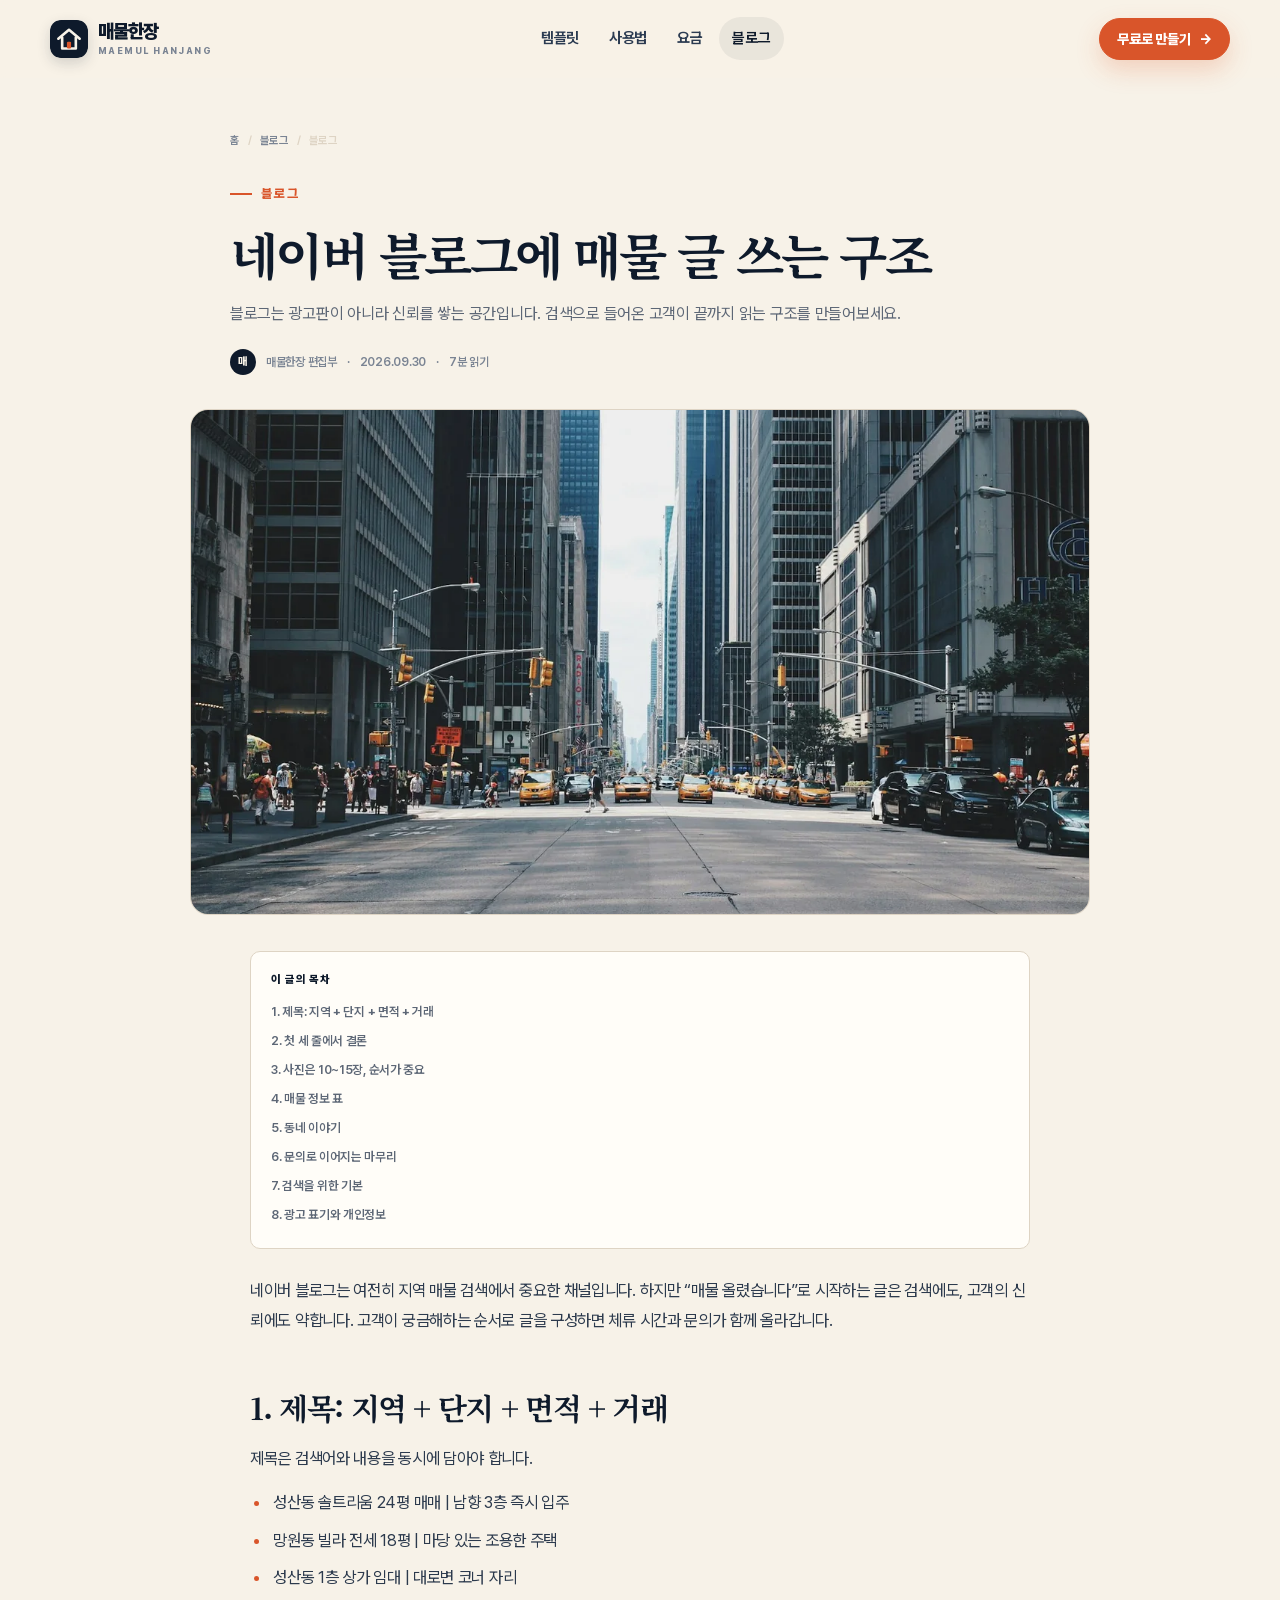
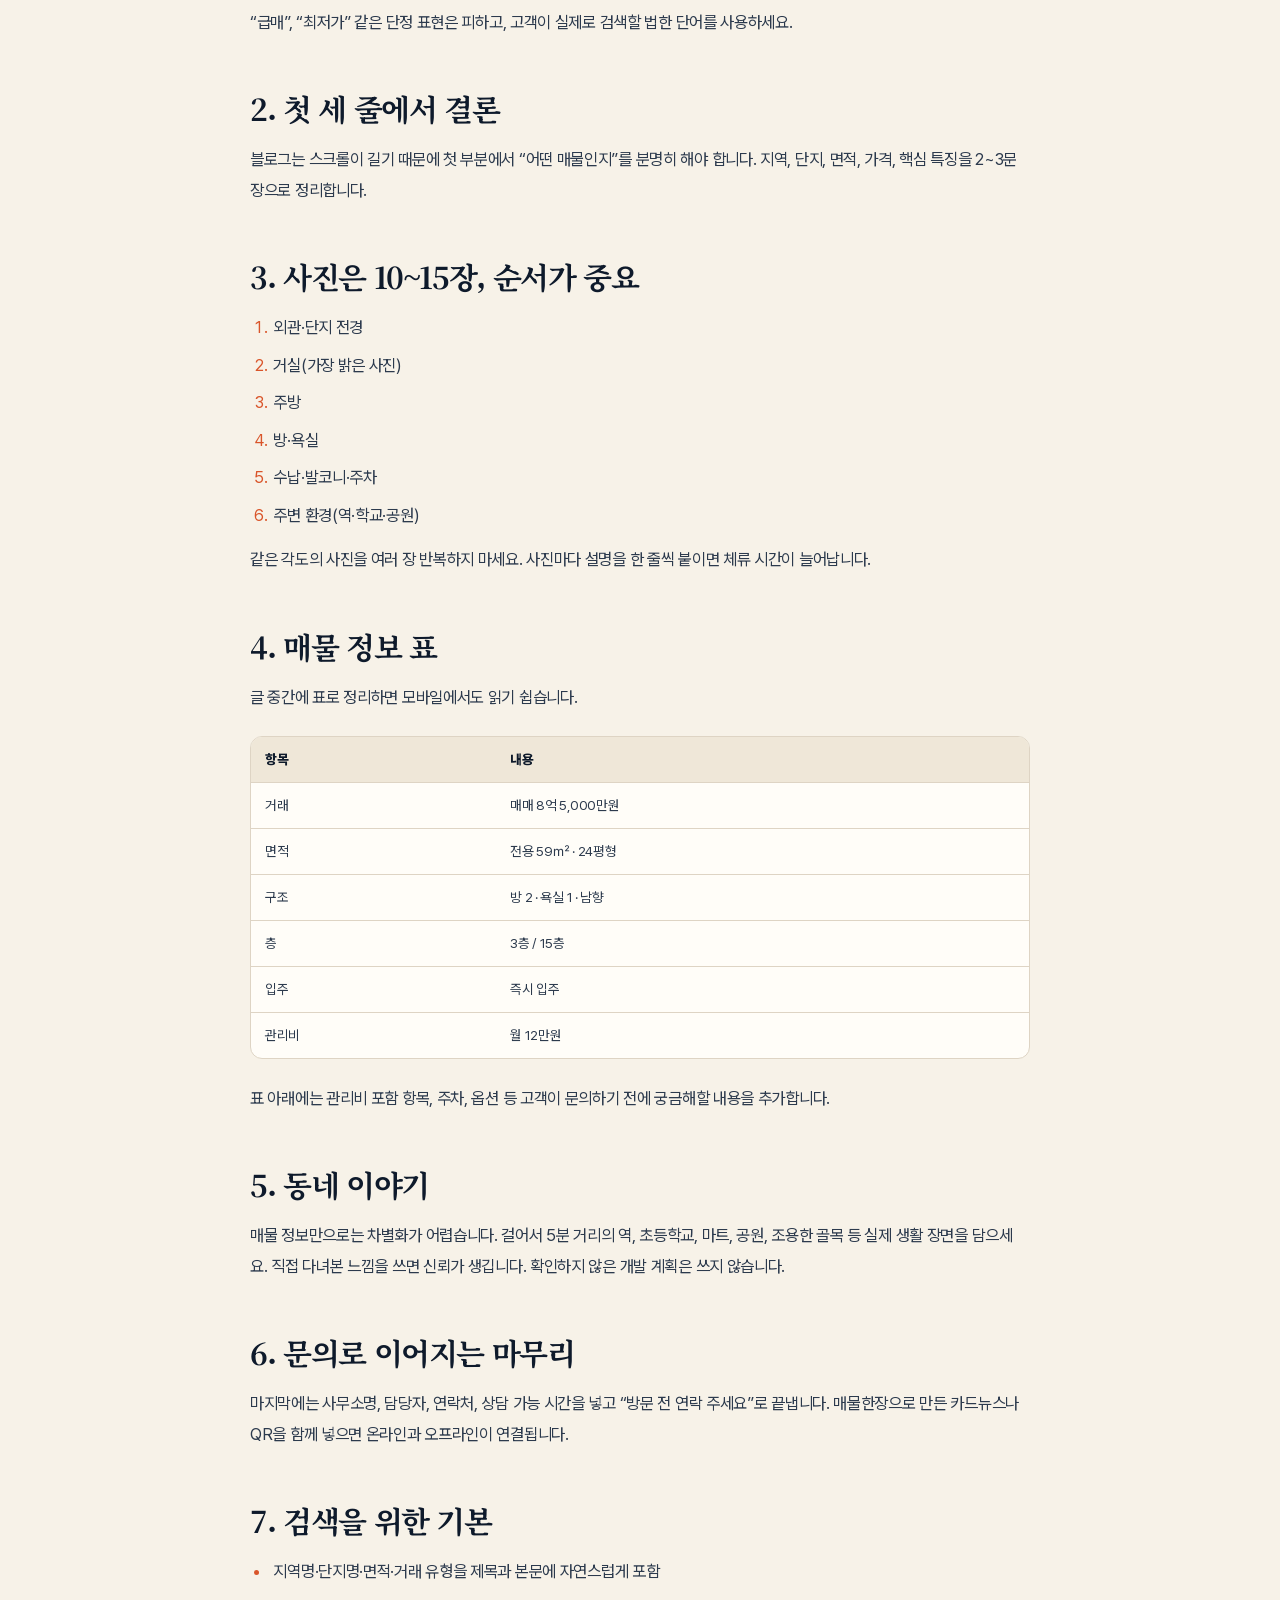
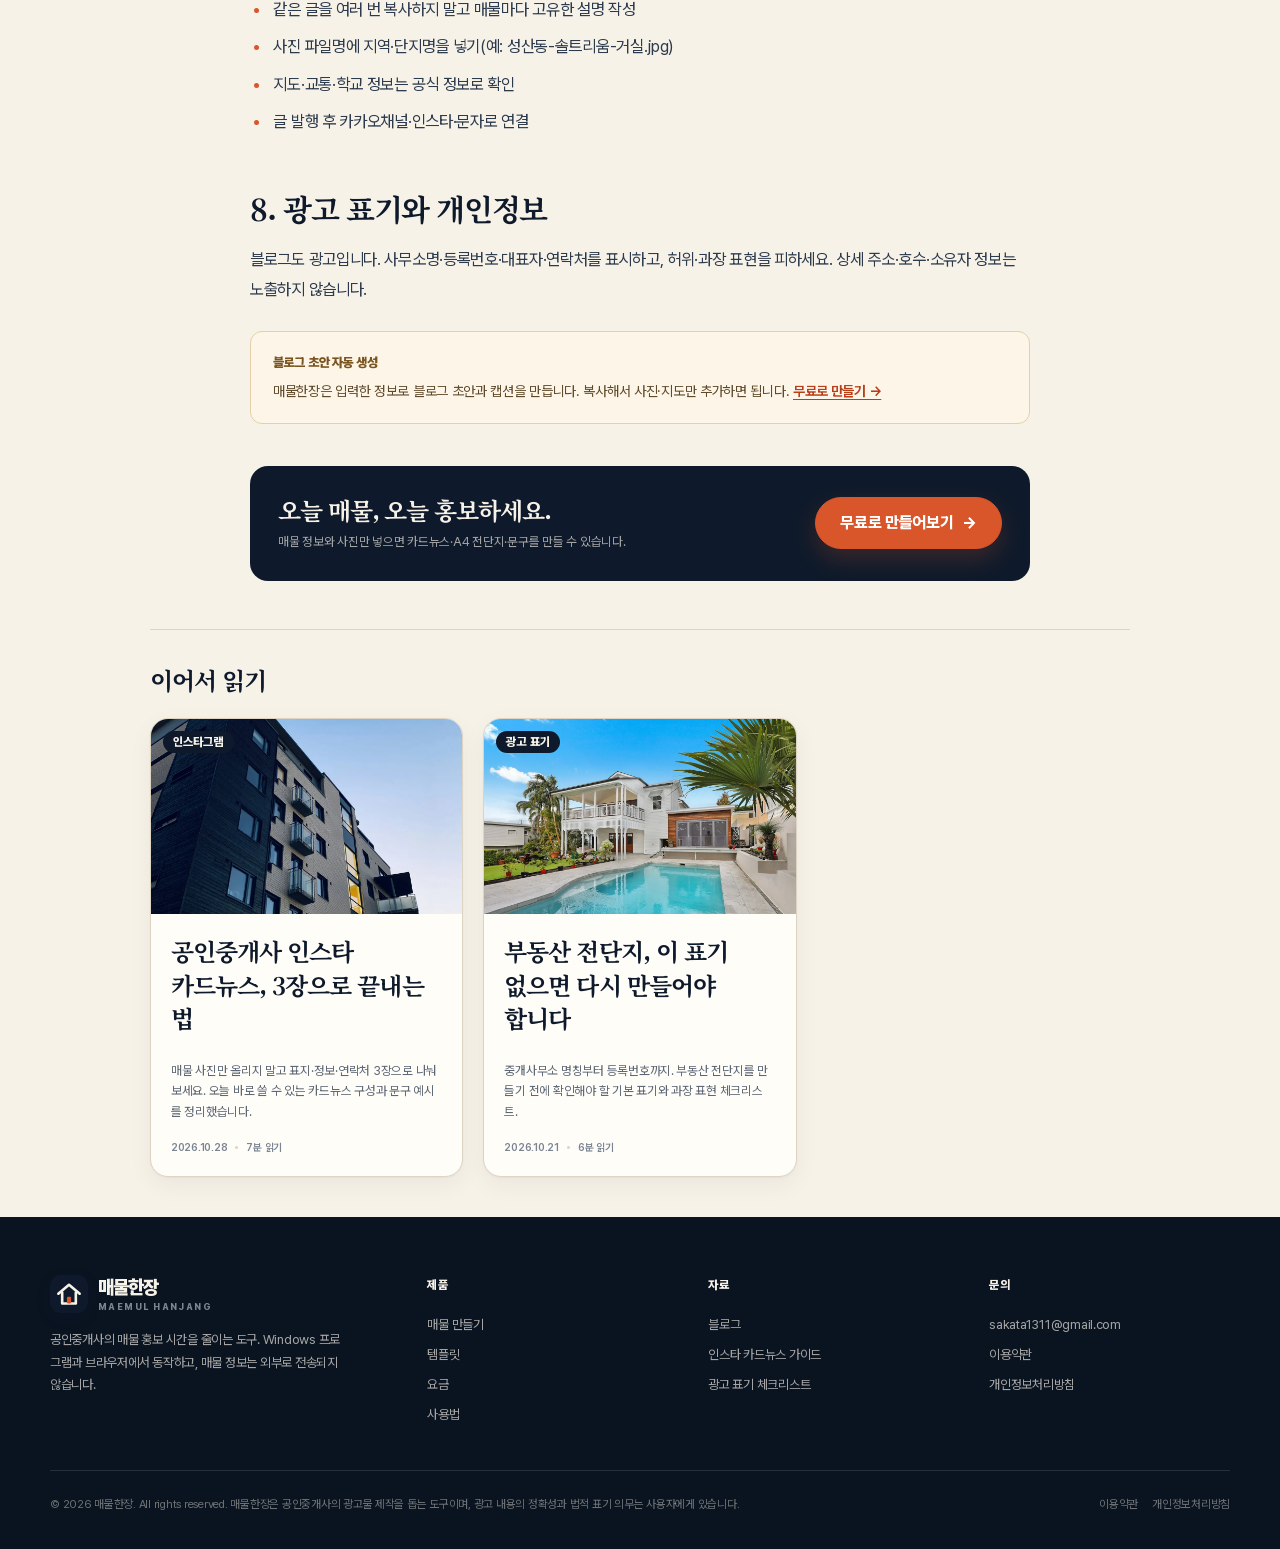
<file: blog/naver-blog-listing-post.html>
<!DOCTYPE html>
<html lang="ko">
<head>
  <meta charset="utf-8">
  <meta name="viewport" content="width=device-width, initial-scale=1">
  <title>네이버 블로그에 매물 글 쓰는 구조 | 매물한장</title>
  <meta name="description" content="검색과 신뢰를 동시에 잡는 매물 블로그 글. 제목, 사진, 정보 표, 동네 이야기, 문의까지 순서대로 정리합니다.">
  <meta name="robots" content="index,follow">
  <link rel="canonical" href="https://maemulhanjang.com/blog/naver-blog-listing-post.html">
  <meta property="og:type" content="article">
  <meta property="og:locale" content="ko_KR">
  <meta property="og:site_name" content="매물한장">
  <meta property="og:title" content="네이버 블로그에 매물 글 쓰는 구조 | 매물한장">
  <meta property="og:description" content="검색과 신뢰를 동시에 잡는 매물 블로그 글. 제목, 사진, 정보 표, 동네 이야기, 문의까지 순서대로 정리합니다.">
  <meta property="og:url" content="https://maemulhanjang.com/blog/naver-blog-listing-post.html">
  <meta property="og:image" content="https://maemulhanjang.com/assets/img/samples/city-1.jpg">
  <meta name="twitter:card" content="summary_large_image">
  <meta name="twitter:title" content="네이버 블로그에 매물 글 쓰는 구조 | 매물한장">
  <meta name="twitter:description" content="검색과 신뢰를 동시에 잡는 매물 블로그 글. 제목, 사진, 정보 표, 동네 이야기, 문의까지 순서대로 정리합니다.">
  <meta name="twitter:image" content="https://maemulhanjang.com/assets/img/samples/city-1.jpg">
  <meta name="theme-color" content="#0e1a2b">
  <meta property="article:published_time" content="2026-09-30">
  <meta property="article:section" content="블로그">
  <meta name="author" content="매물한장 편집부">
  <link rel="icon" href="../assets/img/favicon.svg" type="image/svg+xml">
  <link rel="preload" href="../assets/fonts/PretendardVariable.woff2" as="font" type="font/woff2" crossorigin>
  <link rel="preconnect" href="https://fonts.googleapis.com">
  <link rel="preconnect" href="https://fonts.gstatic.com" crossorigin>
  <link href="https://fonts.googleapis.com/css2?family=Noto+Serif+KR:wght@500;600;700;900&display=swap" rel="stylesheet">
  <link rel="stylesheet" href="../assets/css/site.css?v=20261107c">
</head>
<body>
  <a class="skip-link" href="#main">본문으로 바로가기</a>
  <header class="site-header">
    <div class="wrap nav">
      <a class="brand" href="../index.html" aria-label="매물한장 홈">
        <img class="brand-mark" src="../assets/img/logo-mark.svg" alt="" width="38" height="38">
        <span class="brand-word"><strong>매물한장</strong><span>MAEMUL HANJANG</span></span>
      </a>
      <nav class="nav-links" aria-label="주요 메뉴"><a href="../templates.html">템플릿</a>
<a href="../guide.html">사용법</a>
<a href="../pricing.html">요금</a>
<a href="../blog/index.html" aria-current="page">블로그</a></nav>
      <div class="nav-actions">
        <a class="btn btn-primary btn-sm" href="../app.html">무료로 만들기 <span class="arrow">→</span></a>
        <button class="nav-toggle" type="button" aria-label="메뉴 열기" aria-expanded="false" aria-controls="mobile-menu"><span></span><span></span></button>
      </div>
    </div>
  </header>
  <div class="mobile-menu" id="mobile-menu">
    <a href="../templates.html">템플릿 <span>→</span></a>
    <a href="../guide.html">사용법 <span>→</span></a>
    <a href="../pricing.html">요금 <span>→</span></a>
    <a href="../blog/index.html">블로그 <span>→</span></a>
    <a class="btn btn-primary" href="../app.html">무료로 만들기 <span class="arrow">→</span></a>
  </div>
  <main id="main">
    <article>
      <div class="wrap">
        <header class="post-head">
          <nav class="breadcrumbs" aria-label="현재 위치"><a href="../index.html">홈</a><span>/</span><a href="index.html">블로그</a><span>/</span><span>블로그</span></nav>
          <p class="kicker">블로그</p>
          <h1>네이버 블로그에 매물 글 쓰는 구조</h1>
          <p class="post-deck">블로그는 광고판이 아니라 신뢰를 쌓는 공간입니다. 검색으로 들어온 고객이 끝까지 읽는 구조를 만들어보세요.</p>
          <div class="post-meta-line"><span class="avatar">매</span><span>매물한장 편집부</span><span>·</span><time datetime="2026-09-30">2026.09.30</time><span>·</span><span>7분 읽기</span></div>
        </header>
        <figure class="post-cover"><img src="../assets/img/blog/city-1.webp" alt="네이버 블로그에 매물 글 쓰는 구조"></figure>
      </div>
      <div class="wrap post-content">
        <div class="prose">
        <nav class="article-toc" aria-label="글 목차">
          <strong>이 글의 목차</strong>
          <a href="#title">1. 제목: 지역 + 단지 + 면적 + 거래</a>
<a href="#intro">2. 첫 세 줄에서 결론</a>
<a href="#photos">3. 사진은 10~15장, 순서가 중요</a>
<a href="#table">4. 매물 정보 표</a>
<a href="#neighborhood">5. 동네 이야기</a>
<a href="#cta">6. 문의로 이어지는 마무리</a>
<a href="#seo">7. 검색을 위한 기본</a>
<a href="#compliance">8. 광고 표기와 개인정보</a>
        </nav>

<p>네이버 블로그는 여전히 지역 매물 검색에서 중요한 채널입니다. 하지만 “매물 올렸습니다”로 시작하는 글은 검색에도, 고객의 신뢰에도 약합니다. 고객이 궁금해하는 순서로 글을 구성하면 체류 시간과 문의가 함께 올라갑니다.</p>

<h2 id="title">1. 제목: 지역 + 단지 + 면적 + 거래</h2>
<p>제목은 검색어와 내용을 동시에 담아야 합니다.</p>
<ul>
<li>성산동 솔트리움 24평 매매 | 남향 3층 즉시 입주</li>
<li>망원동 빌라 전세 18평 | 마당 있는 조용한 주택</li>
<li>성산동 1층 상가 임대 | 대로변 코너 자리</li>
</ul>
<p>“급매”, “최저가” 같은 단정 표현은 피하고, 고객이 실제로 검색할 법한 단어를 사용하세요.</p>

<h2 id="intro">2. 첫 세 줄에서 결론</h2>
<p>블로그는 스크롤이 길기 때문에 첫 부분에서 “어떤 매물인지”를 분명히 해야 합니다. 지역, 단지, 면적, 가격, 핵심 특징을 2~3문장으로 정리합니다.</p>

<h2 id="photos">3. 사진은 10~15장, 순서가 중요</h2>
<ol>
<li>외관·단지 전경</li>
<li>거실(가장 밝은 사진)</li>
<li>주방</li>
<li>방·욕실</li>
<li>수납·발코니·주차</li>
<li>주변 환경(역·학교·공원)</li>
</ol>
<p>같은 각도의 사진을 여러 장 반복하지 마세요. 사진마다 설명을 한 줄씩 붙이면 체류 시간이 늘어납니다.</p>

<h2 id="table">4. 매물 정보 표</h2>
<p>글 중간에 표로 정리하면 모바일에서도 읽기 쉽습니다.</p>
<div class="table-wrap"><table><tr><th>항목</th><th>내용</th></tr><tr><td>거래</td><td>매매 8억 5,000만원</td></tr><tr><td>면적</td><td>전용 59㎡ · 24평형</td></tr><tr><td>구조</td><td>방 2 · 욕실 1 · 남향</td></tr><tr><td>층</td><td>3층 / 15층</td></tr><tr><td>입주</td><td>즉시 입주</td></tr><tr><td>관리비</td><td>월 12만원</td></tr></table></div>
<p>표 아래에는 관리비 포함 항목, 주차, 옵션 등 고객이 문의하기 전에 궁금해할 내용을 추가합니다.</p>

<h2 id="neighborhood">5. 동네 이야기</h2>
<p>매물 정보만으로는 차별화가 어렵습니다. 걸어서 5분 거리의 역, 초등학교, 마트, 공원, 조용한 골목 등 실제 생활 장면을 담으세요. 직접 다녀본 느낌을 쓰면 신뢰가 생깁니다. 확인하지 않은 개발 계획은 쓰지 않습니다.</p>

<h2 id="cta">6. 문의로 이어지는 마무리</h2>
<p>마지막에는 사무소명, 담당자, 연락처, 상담 가능 시간을 넣고 “방문 전 연락 주세요”로 끝냅니다. 매물한장으로 만든 카드뉴스나 QR을 함께 넣으면 온라인과 오프라인이 연결됩니다.</p>

<h2 id="seo">7. 검색을 위한 기본</h2>
<ul>
<li>지역명·단지명·면적·거래 유형을 제목과 본문에 자연스럽게 포함</li>
<li>같은 글을 여러 번 복사하지 말고 매물마다 고유한 설명 작성</li>
<li>사진 파일명에 지역·단지명을 넣기(예: 성산동-솔트리움-거실.jpg)</li>
<li>지도·교통·학교 정보는 공식 정보로 확인</li>
<li>글 발행 후 카카오채널·인스타·문자로 연결</li>
</ul>

<h2 id="compliance">8. 광고 표기와 개인정보</h2>
<p>블로그도 광고입니다. 사무소명·등록번호·대표자·연락처를 표시하고, 허위·과장 표현을 피하세요. 상세 주소·호수·소유자 정보는 노출하지 않습니다.</p>

<div class="callout"><strong>블로그 초안 자동 생성</strong>매물한장은 입력한 정보로 블로그 초안과 캡션을 만듭니다. 복사해서 사진·지도만 추가하면 됩니다. <a href="../app.html">무료로 만들기 →</a></div>

        </div>
      <div class="post-cta">
        <div>
          <h2>오늘 매물, 오늘 홍보하세요.</h2>
          <p>매물 정보와 사진만 넣으면 카드뉴스·A4 전단지·문구를 만들 수 있습니다.</p>
        </div>
        <a class="btn btn-primary" href="../app.html">무료로 만들어보기 <span class="arrow">→</span></a>
      </div>
        <section class="post-related">
          <h2>이어서 읽기</h2>
          <div class="post-grid">
          <a class="post-card" href="realtor-instagram-cardnews.html">
            <div class="post-thumb"><img src="../assets/img/blog/apartment-1.webp" alt="공인중개사 인스타 카드뉴스, 3장으로 끝내는 법" loading="lazy"><span class="badge badge--ink">인스타그램</span></div>
            <div class="post-body"><h2>공인중개사 인스타 카드뉴스, 3장으로 끝내는 법</h2><p>매물 사진만 올리지 말고 표지·정보·연락처 3장으로 나눠보세요. 오늘 바로 쓸 수 있는 카드뉴스 구성과 문구 예시를 정리했습니다.</p><div class="post-meta"><span>2026.10.28</span><i></i><span>7분 읽기</span></div></div>
          </a>
          <a class="post-card" href="flyer-required-disclosures.html">
            <div class="post-thumb"><img src="../assets/img/blog/house-1.webp" alt="부동산 전단지, 이 표기 없으면 다시 만들어야 합니다" loading="lazy"><span class="badge badge--ink">광고 표기</span></div>
            <div class="post-body"><h2>부동산 전단지, 이 표기 없으면 다시 만들어야 합니다</h2><p>중개사무소 명칭부터 등록번호까지. 부동산 전단지를 만들기 전에 확인해야 할 기본 표기와 과장 표현 체크리스트.</p><div class="post-meta"><span>2026.10.21</span><i></i><span>6분 읽기</span></div></div>
          </a>
          </div>
        </section>
      </div>
    </article>
  </main>
  <footer class="site-footer">
    <div class="wrap">
      <div class="footer-top">
        <div class="footer-brand">
          <a class="brand" href="../index.html" aria-label="매물한장 홈">
            <img class="brand-mark" src="../assets/img/logo-mark.svg" alt="" width="38" height="38">
            <span class="brand-word"><strong style="color:var(--paper)">매물한장</strong><span>MAEMUL HANJANG</span></span>
          </a>
          <p>공인중개사의 매물 홍보 시간을 줄이는 도구. Windows 프로그램과 브라우저에서 동작하고, 매물 정보는 외부로 전송되지 않습니다.</p>
        </div>
        <div class="footer-col"><h4>제품</h4><a href="../app.html">매물 만들기</a><a href="../templates.html">템플릿</a><a href="../pricing.html">요금</a><a href="../guide.html">사용법</a></div>
        <div class="footer-col"><h4>자료</h4><a href="../blog/index.html">블로그</a><a href="../blog/realtor-instagram-cardnews.html">인스타 카드뉴스 가이드</a><a href="../blog/flyer-required-disclosures.html">광고 표기 체크리스트</a></div>
        <div class="footer-col"><h4>문의</h4><a href="mailto:sakata1311@gmail.com" data-contact-email data-contact-text>sakata1311@gmail.com</a><a href="../legal/terms.html">이용약관</a><a href="../legal/privacy.html">개인정보처리방침</a></div>
      </div>
      <div class="footer-bottom">
        <p>© <span data-year>2026</span> 매물한장. All rights reserved. 매물한장은 공인중개사의 광고물 제작을 돕는 도구이며, 광고 내용의 정확성과 법적 표기 의무는 사용자에게 있습니다.</p>
        <div class="footer-legal"><a href="../legal/terms.html">이용약관</a><a href="../legal/privacy.html">개인정보처리방침</a></div>
      </div>
    </div>
  </footer>
  <script src="../assets/js/config.js?v=20261107c"></script>
  <script src="../assets/js/common.js?v=20261107c"></script>
  <script type="application/ld+json">{"@context": "https://schema.org", "@type": "BlogPosting", "headline": "네이버 블로그에 매물 글 쓰는 구조", "description": "검색과 신뢰를 동시에 잡는 매물 블로그 글. 제목, 사진, 정보 표, 동네 이야기, 문의까지 순서대로 정리합니다.", "image": "https://maemulhanjang.com/assets/img/samples/city-1.jpg", "datePublished": "2026-09-30", "dateModified": "2026-09-30", "author": {"@type": "Organization", "name": "매물한장 편집부"}, "publisher": {"@type": "Organization", "name": "매물한장", "logo": {"@type": "ImageObject", "url": "https://maemulhanjang.com/assets/img/logo-mark.svg"}}, "mainEntityOfPage": {"@type": "WebPage", "@id": "https://maemulhanjang.com/blog/naver-blog-listing-post.html"}, "articleSection": "블로그", "inLanguage": "ko-KR"}</script>
  <script type="application/ld+json">{"@context": "https://schema.org", "@type": "BreadcrumbList", "itemListElement": [{"@type": "ListItem", "position": 1, "name": "홈", "item": "https://maemulhanjang.com/"}, {"@type": "ListItem", "position": 2, "name": "블로그", "item": "https://maemulhanjang.com/blog/"}, {"@type": "ListItem", "position": 3, "name": "네이버 블로그에 매물 글 쓰는 구조", "item": "https://maemulhanjang.com/blog/naver-blog-listing-post.html"}]}</script>
</body>
</html>
</file>
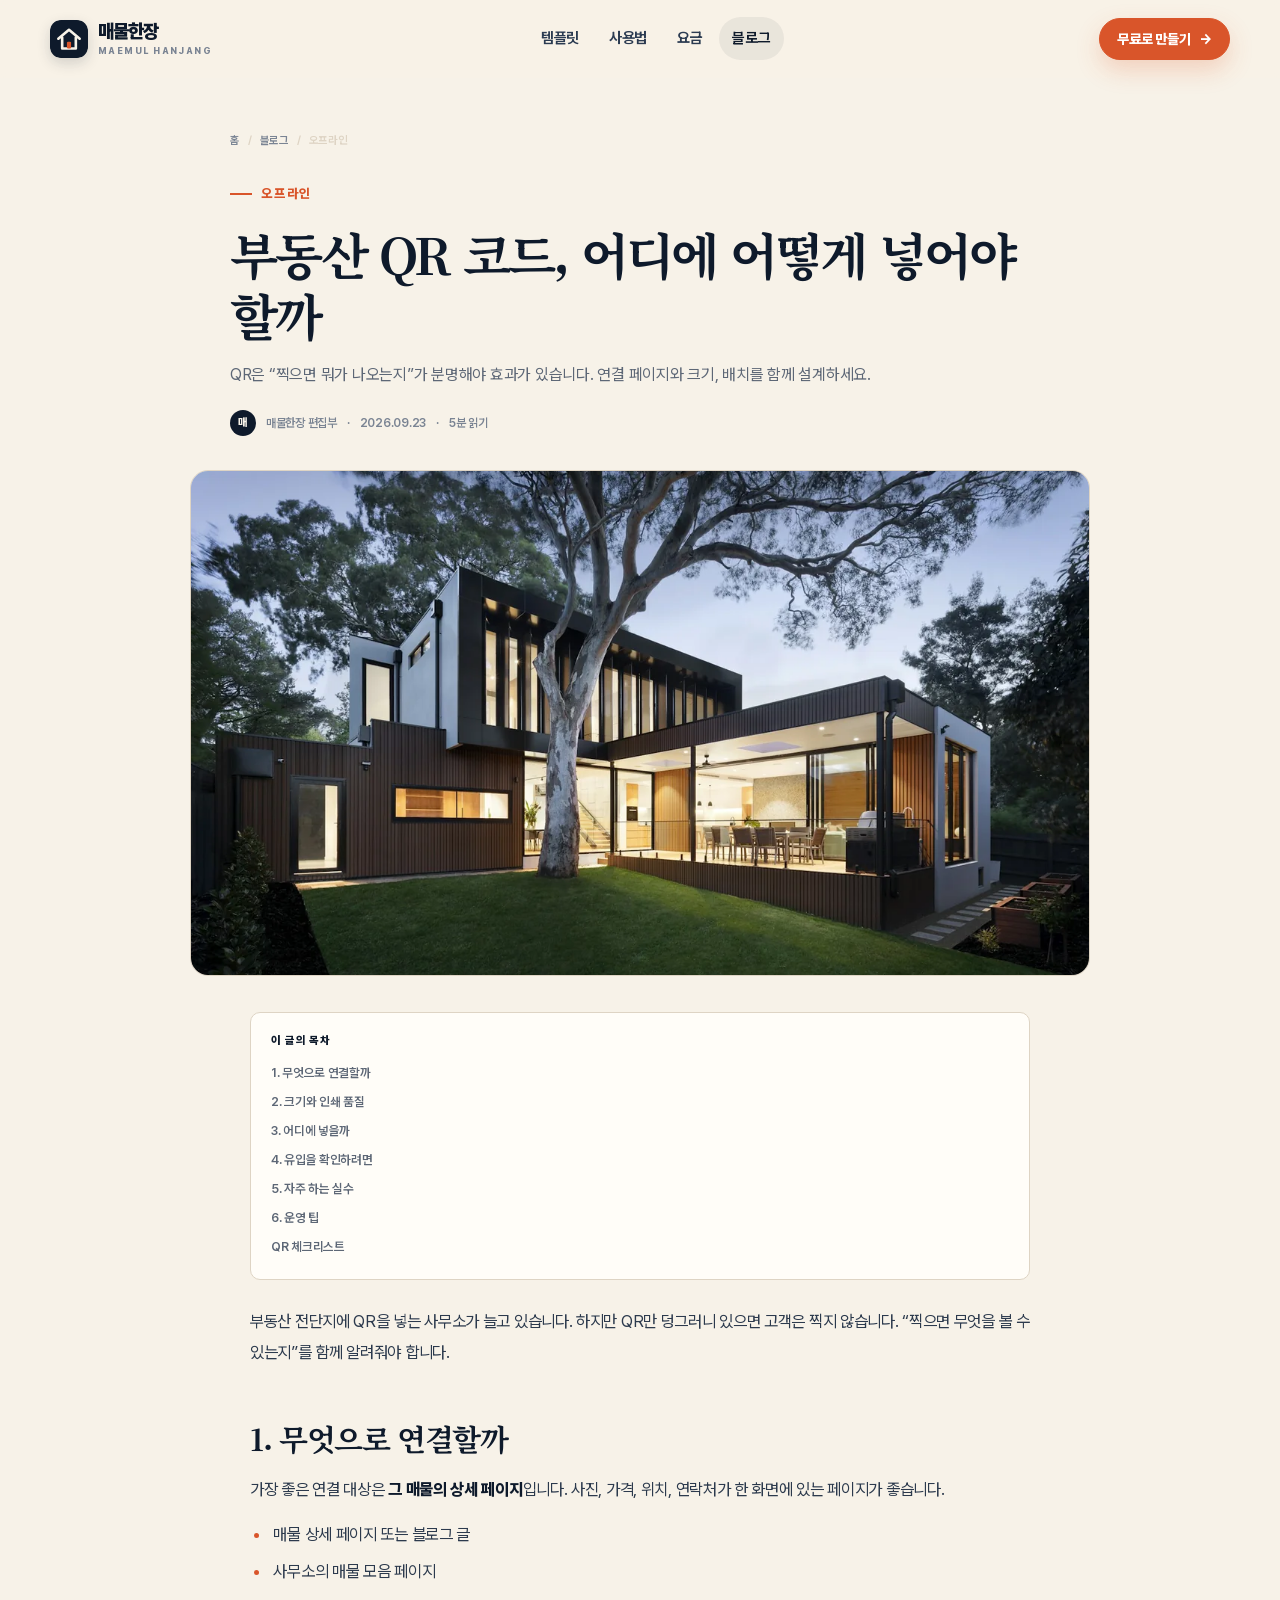
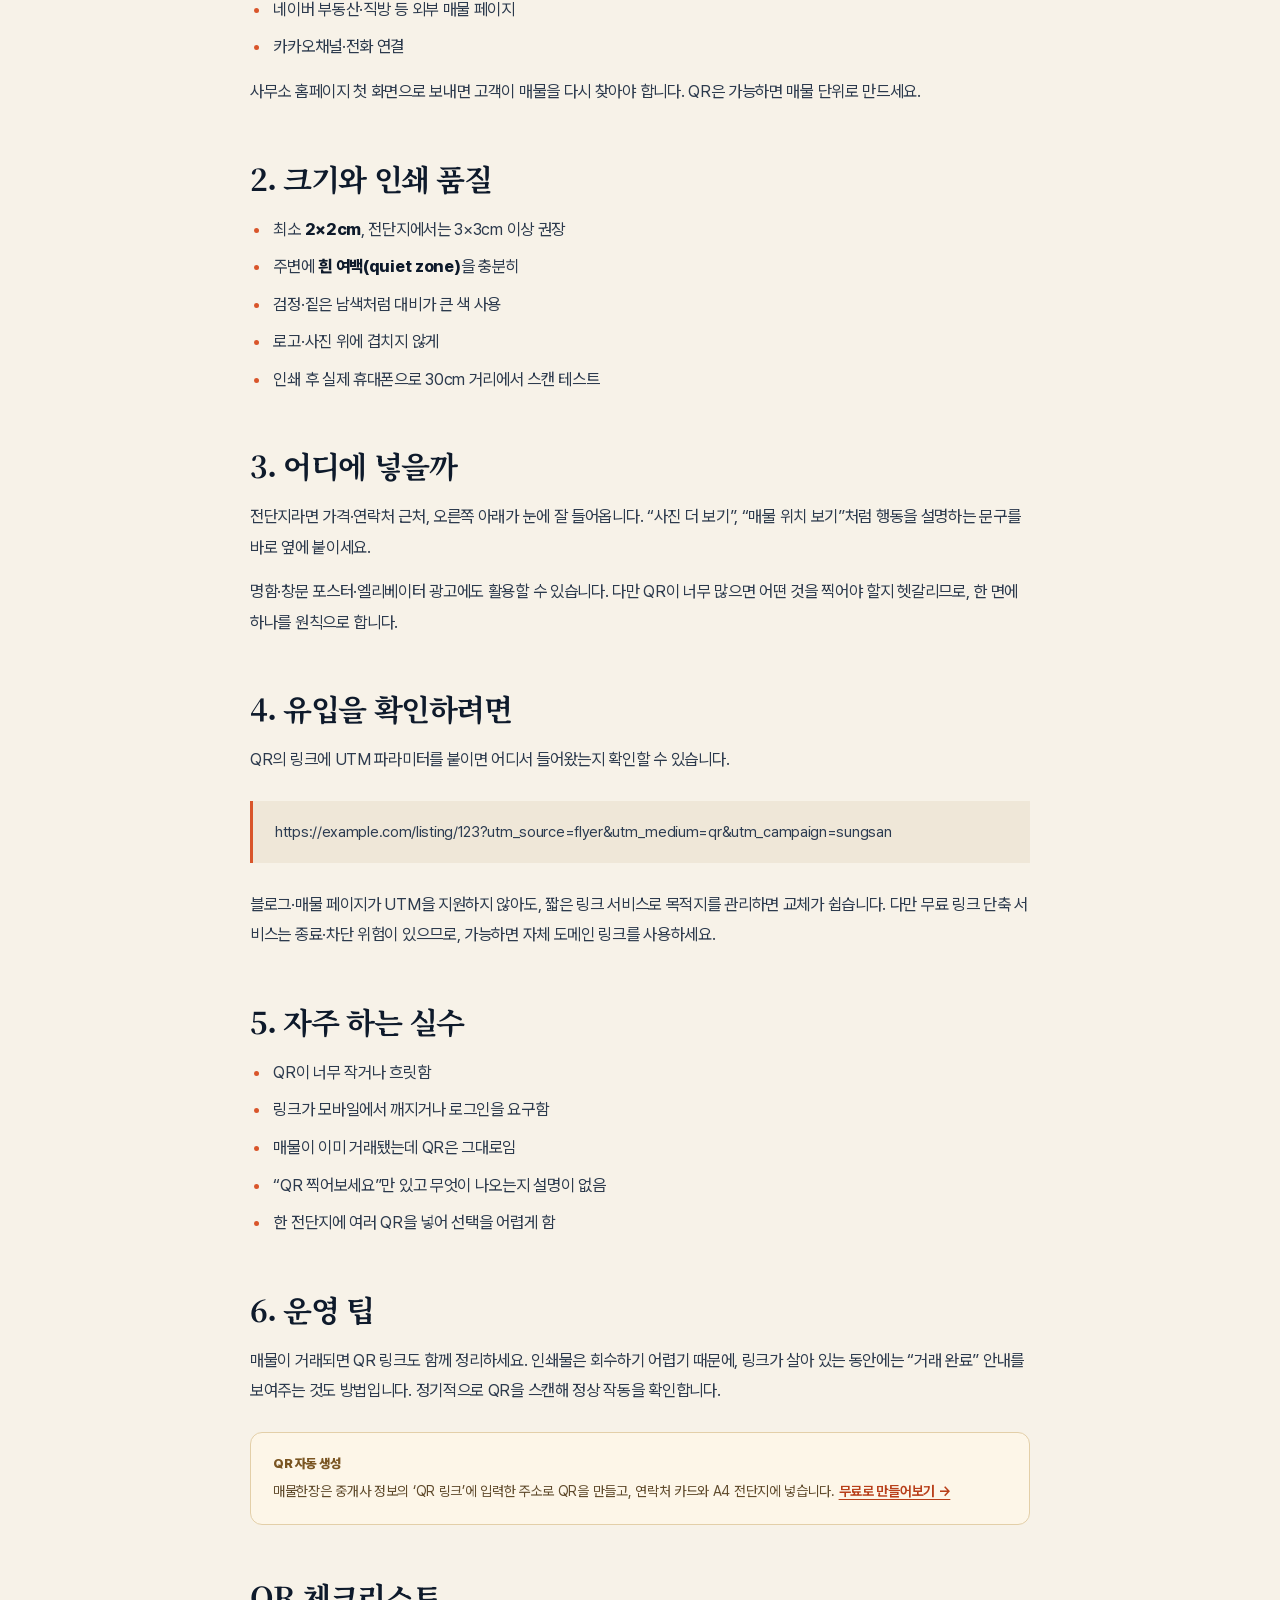
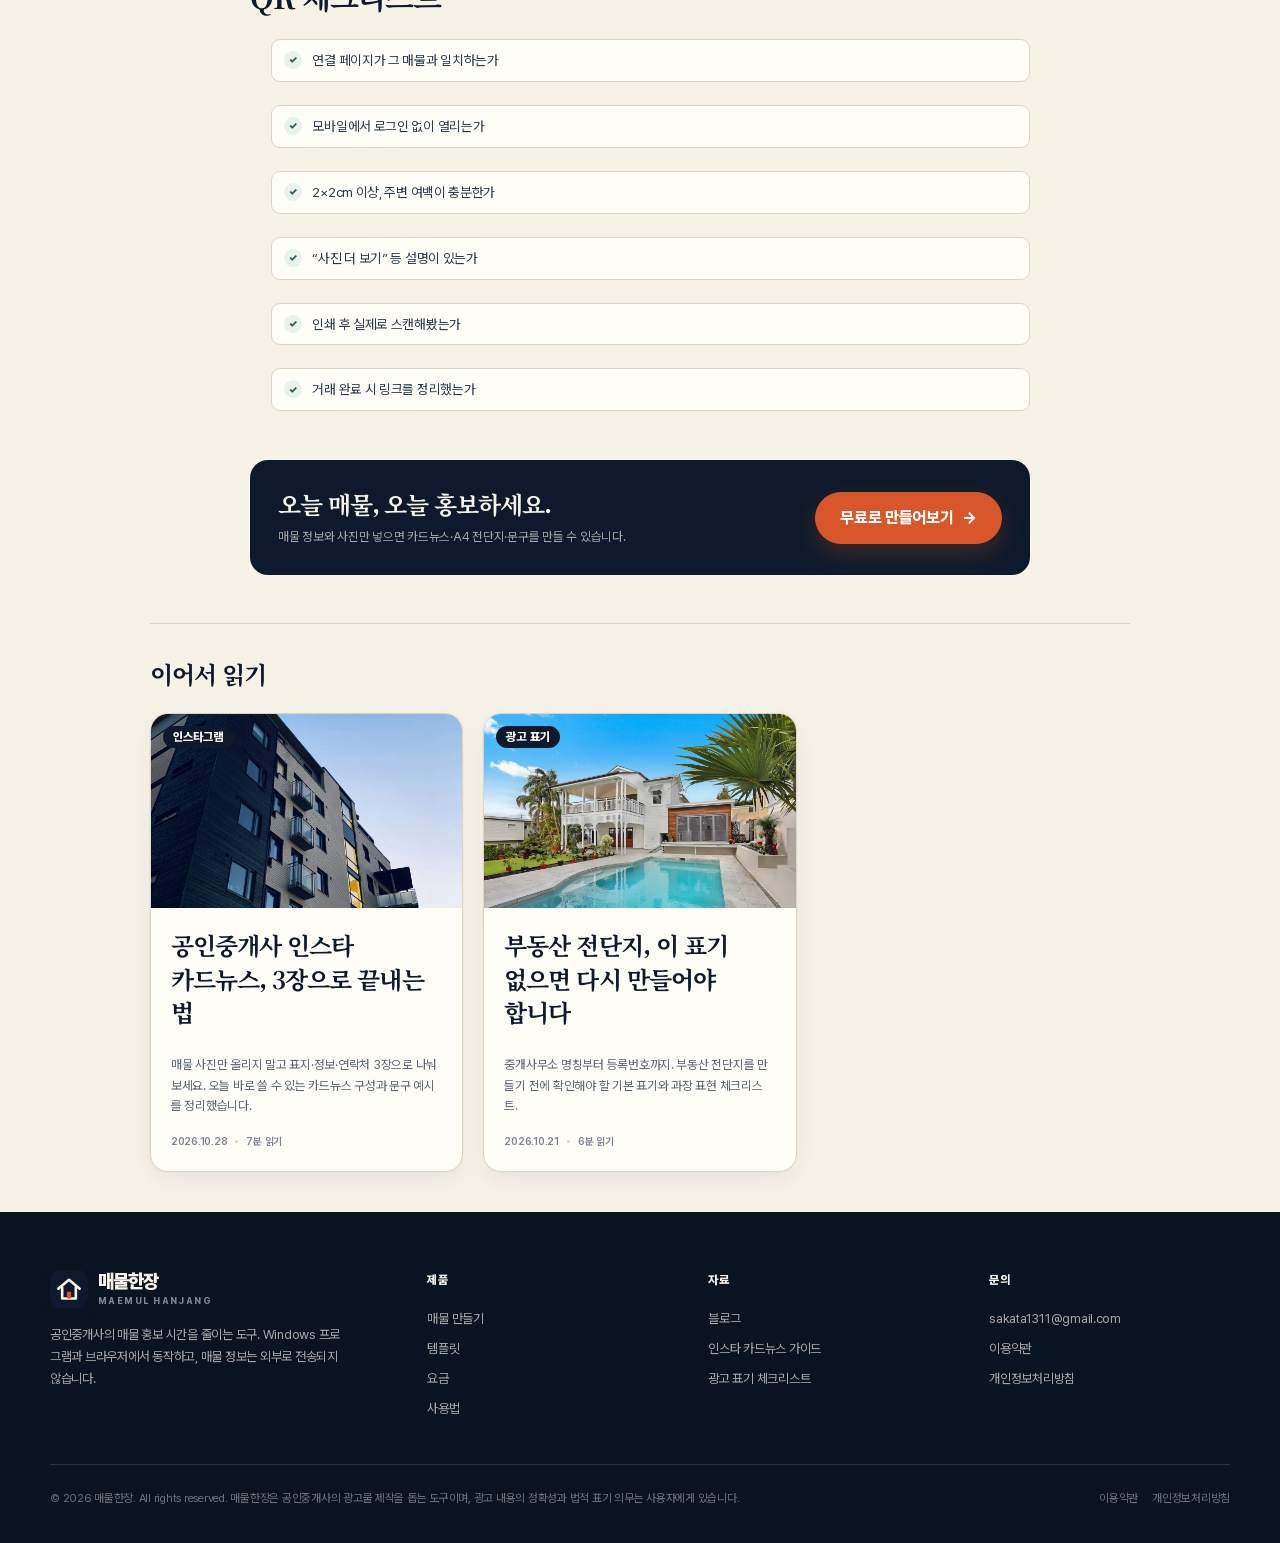
<file: blog/qr-code-real-estate.html>
<!DOCTYPE html>
<html lang="ko">
<head>
  <meta charset="utf-8">
  <meta name="viewport" content="width=device-width, initial-scale=1">
  <title>부동산 QR 코드, 어디에 어떻게 넣어야 할까 | 매물한장</title>
  <meta name="description" content="전단지·명함·창문 포스터에 QR을 넣는 방법과 연결 페이지 설계, 인쇄 크기, 주의사항을 정리합니다.">
  <meta name="robots" content="index,follow">
  <link rel="canonical" href="https://maemulhanjang.com/blog/qr-code-real-estate.html">
  <meta property="og:type" content="article">
  <meta property="og:locale" content="ko_KR">
  <meta property="og:site_name" content="매물한장">
  <meta property="og:title" content="부동산 QR 코드, 어디에 어떻게 넣어야 할까 | 매물한장">
  <meta property="og:description" content="전단지·명함·창문 포스터에 QR을 넣는 방법과 연결 페이지 설계, 인쇄 크기, 주의사항을 정리합니다.">
  <meta property="og:url" content="https://maemulhanjang.com/blog/qr-code-real-estate.html">
  <meta property="og:image" content="https://maemulhanjang.com/assets/img/samples/living-1.jpg">
  <meta name="twitter:card" content="summary_large_image">
  <meta name="twitter:title" content="부동산 QR 코드, 어디에 어떻게 넣어야 할까 | 매물한장">
  <meta name="twitter:description" content="전단지·명함·창문 포스터에 QR을 넣는 방법과 연결 페이지 설계, 인쇄 크기, 주의사항을 정리합니다.">
  <meta name="twitter:image" content="https://maemulhanjang.com/assets/img/samples/living-1.jpg">
  <meta name="theme-color" content="#0e1a2b">
  <meta property="article:published_time" content="2026-09-23">
  <meta property="article:section" content="오프라인">
  <meta name="author" content="매물한장 편집부">
  <link rel="icon" href="../assets/img/favicon.svg" type="image/svg+xml">
  <link rel="preload" href="../assets/fonts/PretendardVariable.woff2" as="font" type="font/woff2" crossorigin>
  <link rel="preconnect" href="https://fonts.googleapis.com">
  <link rel="preconnect" href="https://fonts.gstatic.com" crossorigin>
  <link href="https://fonts.googleapis.com/css2?family=Noto+Serif+KR:wght@500;600;700;900&display=swap" rel="stylesheet">
  <link rel="stylesheet" href="../assets/css/site.css?v=20261107c">
</head>
<body>
  <a class="skip-link" href="#main">본문으로 바로가기</a>
  <header class="site-header">
    <div class="wrap nav">
      <a class="brand" href="../index.html" aria-label="매물한장 홈">
        <img class="brand-mark" src="../assets/img/logo-mark.svg" alt="" width="38" height="38">
        <span class="brand-word"><strong>매물한장</strong><span>MAEMUL HANJANG</span></span>
      </a>
      <nav class="nav-links" aria-label="주요 메뉴"><a href="../templates.html">템플릿</a>
<a href="../guide.html">사용법</a>
<a href="../pricing.html">요금</a>
<a href="../blog/index.html" aria-current="page">블로그</a></nav>
      <div class="nav-actions">
        <a class="btn btn-primary btn-sm" href="../app.html">무료로 만들기 <span class="arrow">→</span></a>
        <button class="nav-toggle" type="button" aria-label="메뉴 열기" aria-expanded="false" aria-controls="mobile-menu"><span></span><span></span></button>
      </div>
    </div>
  </header>
  <div class="mobile-menu" id="mobile-menu">
    <a href="../templates.html">템플릿 <span>→</span></a>
    <a href="../guide.html">사용법 <span>→</span></a>
    <a href="../pricing.html">요금 <span>→</span></a>
    <a href="../blog/index.html">블로그 <span>→</span></a>
    <a class="btn btn-primary" href="../app.html">무료로 만들기 <span class="arrow">→</span></a>
  </div>
  <main id="main">
    <article>
      <div class="wrap">
        <header class="post-head">
          <nav class="breadcrumbs" aria-label="현재 위치"><a href="../index.html">홈</a><span>/</span><a href="index.html">블로그</a><span>/</span><span>오프라인</span></nav>
          <p class="kicker">오프라인</p>
          <h1>부동산 QR 코드, 어디에 어떻게 넣어야 할까</h1>
          <p class="post-deck">QR은 “찍으면 뭐가 나오는지”가 분명해야 효과가 있습니다. 연결 페이지와 크기, 배치를 함께 설계하세요.</p>
          <div class="post-meta-line"><span class="avatar">매</span><span>매물한장 편집부</span><span>·</span><time datetime="2026-09-23">2026.09.23</time><span>·</span><span>5분 읽기</span></div>
        </header>
        <figure class="post-cover"><img src="../assets/img/blog/living-1.webp" alt="부동산 QR 코드, 어디에 어떻게 넣어야 할까"></figure>
      </div>
      <div class="wrap post-content">
        <div class="prose">
        <nav class="article-toc" aria-label="글 목차">
          <strong>이 글의 목차</strong>
          <a href="#target">1. 무엇으로 연결할까</a>
<a href="#size">2. 크기와 인쇄 품질</a>
<a href="#placement">3. 어디에 넣을까</a>
<a href="#tracking">4. 유입을 확인하려면</a>
<a href="#mistakes">5. 자주 하는 실수</a>
<a href="#maintenance">6. 운영 팁</a>
<a href="#checklist">QR 체크리스트</a>
        </nav>

<p>부동산 전단지에 QR을 넣는 사무소가 늘고 있습니다. 하지만 QR만 덩그러니 있으면 고객은 찍지 않습니다. “찍으면 무엇을 볼 수 있는지”를 함께 알려줘야 합니다.</p>

<h2 id="target">1. 무엇으로 연결할까</h2>
<p>가장 좋은 연결 대상은 <strong>그 매물의 상세 페이지</strong>입니다. 사진, 가격, 위치, 연락처가 한 화면에 있는 페이지가 좋습니다.</p>
<ul>
<li>매물 상세 페이지 또는 블로그 글</li>
<li>사무소의 매물 모음 페이지</li>
<li>네이버 부동산·직방 등 외부 매물 페이지</li>
<li>카카오채널·전화 연결</li>
</ul>
<p>사무소 홈페이지 첫 화면으로 보내면 고객이 매물을 다시 찾아야 합니다. QR은 가능하면 매물 단위로 만드세요.</p>

<h2 id="size">2. 크기와 인쇄 품질</h2>
<ul>
<li>최소 <strong>2×2cm</strong>, 전단지에서는 3×3cm 이상 권장</li>
<li>주변에 <strong>흰 여백(quiet zone)</strong>을 충분히</li>
<li>검정·짙은 남색처럼 대비가 큰 색 사용</li>
<li>로고·사진 위에 겹치지 않게</li>
<li>인쇄 후 실제 휴대폰으로 30cm 거리에서 스캔 테스트</li>
</ul>

<h2 id="placement">3. 어디에 넣을까</h2>
<p>전단지라면 가격·연락처 근처, 오른쪽 아래가 눈에 잘 들어옵니다. “사진 더 보기”, “매물 위치 보기”처럼 행동을 설명하는 문구를 바로 옆에 붙이세요.</p>
<p>명함·창문 포스터·엘리베이터 광고에도 활용할 수 있습니다. 다만 QR이 너무 많으면 어떤 것을 찍어야 할지 헷갈리므로, 한 면에 하나를 원칙으로 합니다.</p>

<h2 id="tracking">4. 유입을 확인하려면</h2>
<p>QR의 링크에 UTM 파라미터를 붙이면 어디서 들어왔는지 확인할 수 있습니다.</p>
<blockquote>https://example.com/listing/123?utm_source=flyer&amp;utm_medium=qr&amp;utm_campaign=sungsan</blockquote>
<p>블로그·매물 페이지가 UTM을 지원하지 않아도, 짧은 링크 서비스로 목적지를 관리하면 교체가 쉽습니다. 다만 무료 링크 단축 서비스는 종료·차단 위험이 있으므로, 가능하면 자체 도메인 링크를 사용하세요.</p>

<h2 id="mistakes">5. 자주 하는 실수</h2>
<ul>
<li>QR이 너무 작거나 흐릿함</li>
<li>링크가 모바일에서 깨지거나 로그인을 요구함</li>
<li>매물이 이미 거래됐는데 QR은 그대로임</li>
<li>“QR 찍어보세요”만 있고 무엇이 나오는지 설명이 없음</li>
<li>한 전단지에 여러 QR을 넣어 선택을 어렵게 함</li>
</ul>

<h2 id="maintenance">6. 운영 팁</h2>
<p>매물이 거래되면 QR 링크도 함께 정리하세요. 인쇄물은 회수하기 어렵기 때문에, 링크가 살아 있는 동안에는 “거래 완료” 안내를 보여주는 것도 방법입니다. 정기적으로 QR을 스캔해 정상 작동을 확인합니다.</p>

<div class="callout"><strong>QR 자동 생성</strong>매물한장은 중개사 정보의 ‘QR 링크’에 입력한 주소로 QR을 만들고, 연락처 카드와 A4 전단지에 넣습니다. <a href="../app.html">무료로 만들어보기 →</a></div>

<h2 id="checklist">QR 체크리스트</h2>
<ul class="checklist">
<li>연결 페이지가 그 매물과 일치하는가</li>
<li>모바일에서 로그인 없이 열리는가</li>
<li>2×2cm 이상, 주변 여백이 충분한가</li>
<li>“사진 더 보기” 등 설명이 있는가</li>
<li>인쇄 후 실제로 스캔해봤는가</li>
<li>거래 완료 시 링크를 정리했는가</li>
</ul>

        </div>
      <div class="post-cta">
        <div>
          <h2>오늘 매물, 오늘 홍보하세요.</h2>
          <p>매물 정보와 사진만 넣으면 카드뉴스·A4 전단지·문구를 만들 수 있습니다.</p>
        </div>
        <a class="btn btn-primary" href="../app.html">무료로 만들어보기 <span class="arrow">→</span></a>
      </div>
        <section class="post-related">
          <h2>이어서 읽기</h2>
          <div class="post-grid">
          <a class="post-card" href="realtor-instagram-cardnews.html">
            <div class="post-thumb"><img src="../assets/img/blog/apartment-1.webp" alt="공인중개사 인스타 카드뉴스, 3장으로 끝내는 법" loading="lazy"><span class="badge badge--ink">인스타그램</span></div>
            <div class="post-body"><h2>공인중개사 인스타 카드뉴스, 3장으로 끝내는 법</h2><p>매물 사진만 올리지 말고 표지·정보·연락처 3장으로 나눠보세요. 오늘 바로 쓸 수 있는 카드뉴스 구성과 문구 예시를 정리했습니다.</p><div class="post-meta"><span>2026.10.28</span><i></i><span>7분 읽기</span></div></div>
          </a>
          <a class="post-card" href="flyer-required-disclosures.html">
            <div class="post-thumb"><img src="../assets/img/blog/house-1.webp" alt="부동산 전단지, 이 표기 없으면 다시 만들어야 합니다" loading="lazy"><span class="badge badge--ink">광고 표기</span></div>
            <div class="post-body"><h2>부동산 전단지, 이 표기 없으면 다시 만들어야 합니다</h2><p>중개사무소 명칭부터 등록번호까지. 부동산 전단지를 만들기 전에 확인해야 할 기본 표기와 과장 표현 체크리스트.</p><div class="post-meta"><span>2026.10.21</span><i></i><span>6분 읽기</span></div></div>
          </a>
          </div>
        </section>
      </div>
    </article>
  </main>
  <footer class="site-footer">
    <div class="wrap">
      <div class="footer-top">
        <div class="footer-brand">
          <a class="brand" href="../index.html" aria-label="매물한장 홈">
            <img class="brand-mark" src="../assets/img/logo-mark.svg" alt="" width="38" height="38">
            <span class="brand-word"><strong style="color:var(--paper)">매물한장</strong><span>MAEMUL HANJANG</span></span>
          </a>
          <p>공인중개사의 매물 홍보 시간을 줄이는 도구. Windows 프로그램과 브라우저에서 동작하고, 매물 정보는 외부로 전송되지 않습니다.</p>
        </div>
        <div class="footer-col"><h4>제품</h4><a href="../app.html">매물 만들기</a><a href="../templates.html">템플릿</a><a href="../pricing.html">요금</a><a href="../guide.html">사용법</a></div>
        <div class="footer-col"><h4>자료</h4><a href="../blog/index.html">블로그</a><a href="../blog/realtor-instagram-cardnews.html">인스타 카드뉴스 가이드</a><a href="../blog/flyer-required-disclosures.html">광고 표기 체크리스트</a></div>
        <div class="footer-col"><h4>문의</h4><a href="mailto:sakata1311@gmail.com" data-contact-email data-contact-text>sakata1311@gmail.com</a><a href="../legal/terms.html">이용약관</a><a href="../legal/privacy.html">개인정보처리방침</a></div>
      </div>
      <div class="footer-bottom">
        <p>© <span data-year>2026</span> 매물한장. All rights reserved. 매물한장은 공인중개사의 광고물 제작을 돕는 도구이며, 광고 내용의 정확성과 법적 표기 의무는 사용자에게 있습니다.</p>
        <div class="footer-legal"><a href="../legal/terms.html">이용약관</a><a href="../legal/privacy.html">개인정보처리방침</a></div>
      </div>
    </div>
  </footer>
  <script src="../assets/js/config.js?v=20261107c"></script>
  <script src="../assets/js/common.js?v=20261107c"></script>
  <script type="application/ld+json">{"@context": "https://schema.org", "@type": "BlogPosting", "headline": "부동산 QR 코드, 어디에 어떻게 넣어야 할까", "description": "전단지·명함·창문 포스터에 QR을 넣는 방법과 연결 페이지 설계, 인쇄 크기, 주의사항을 정리합니다.", "image": "https://maemulhanjang.com/assets/img/samples/living-1.jpg", "datePublished": "2026-09-23", "dateModified": "2026-09-23", "author": {"@type": "Organization", "name": "매물한장 편집부"}, "publisher": {"@type": "Organization", "name": "매물한장", "logo": {"@type": "ImageObject", "url": "https://maemulhanjang.com/assets/img/logo-mark.svg"}}, "mainEntityOfPage": {"@type": "WebPage", "@id": "https://maemulhanjang.com/blog/qr-code-real-estate.html"}, "articleSection": "오프라인", "inLanguage": "ko-KR"}</script>
  <script type="application/ld+json">{"@context": "https://schema.org", "@type": "BreadcrumbList", "itemListElement": [{"@type": "ListItem", "position": 1, "name": "홈", "item": "https://maemulhanjang.com/"}, {"@type": "ListItem", "position": 2, "name": "블로그", "item": "https://maemulhanjang.com/blog/"}, {"@type": "ListItem", "position": 3, "name": "부동산 QR 코드, 어디에 어떻게 넣어야 할까", "item": "https://maemulhanjang.com/blog/qr-code-real-estate.html"}]}</script>
</body>
</html>
</file>
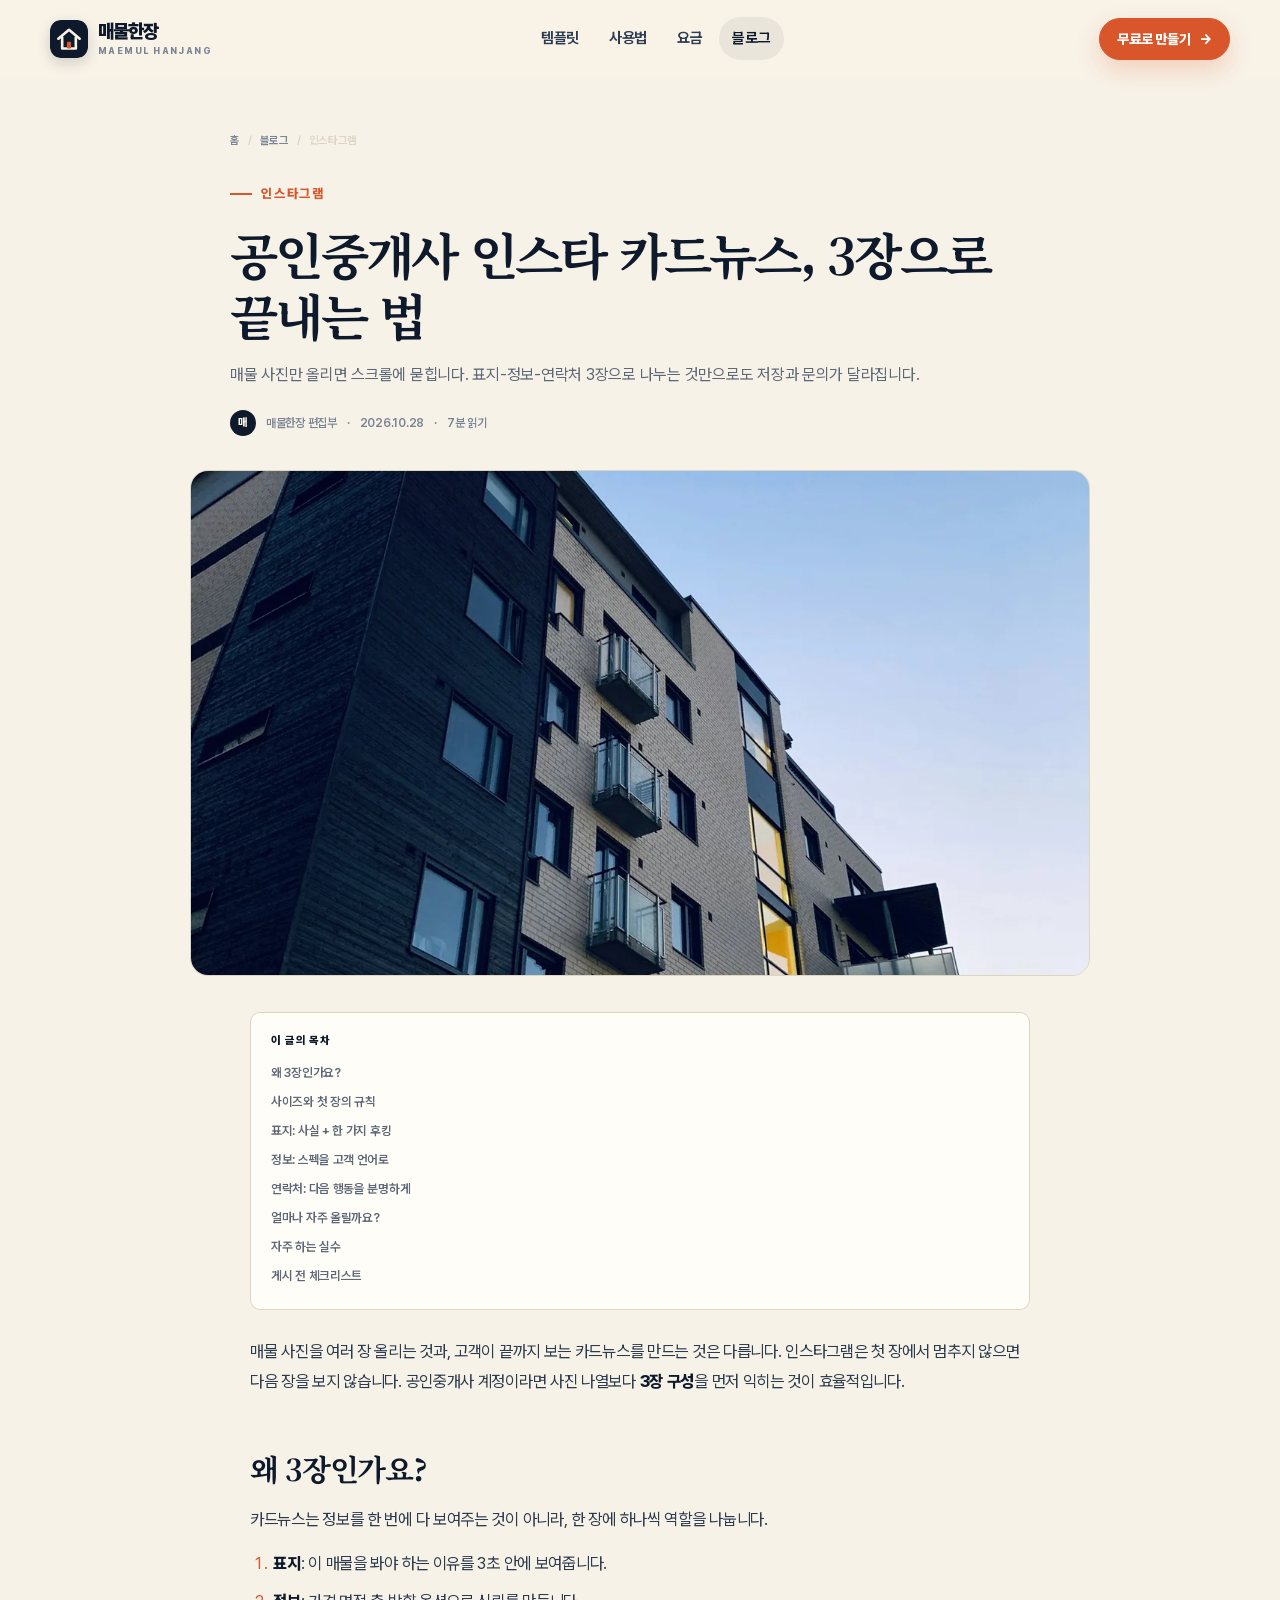
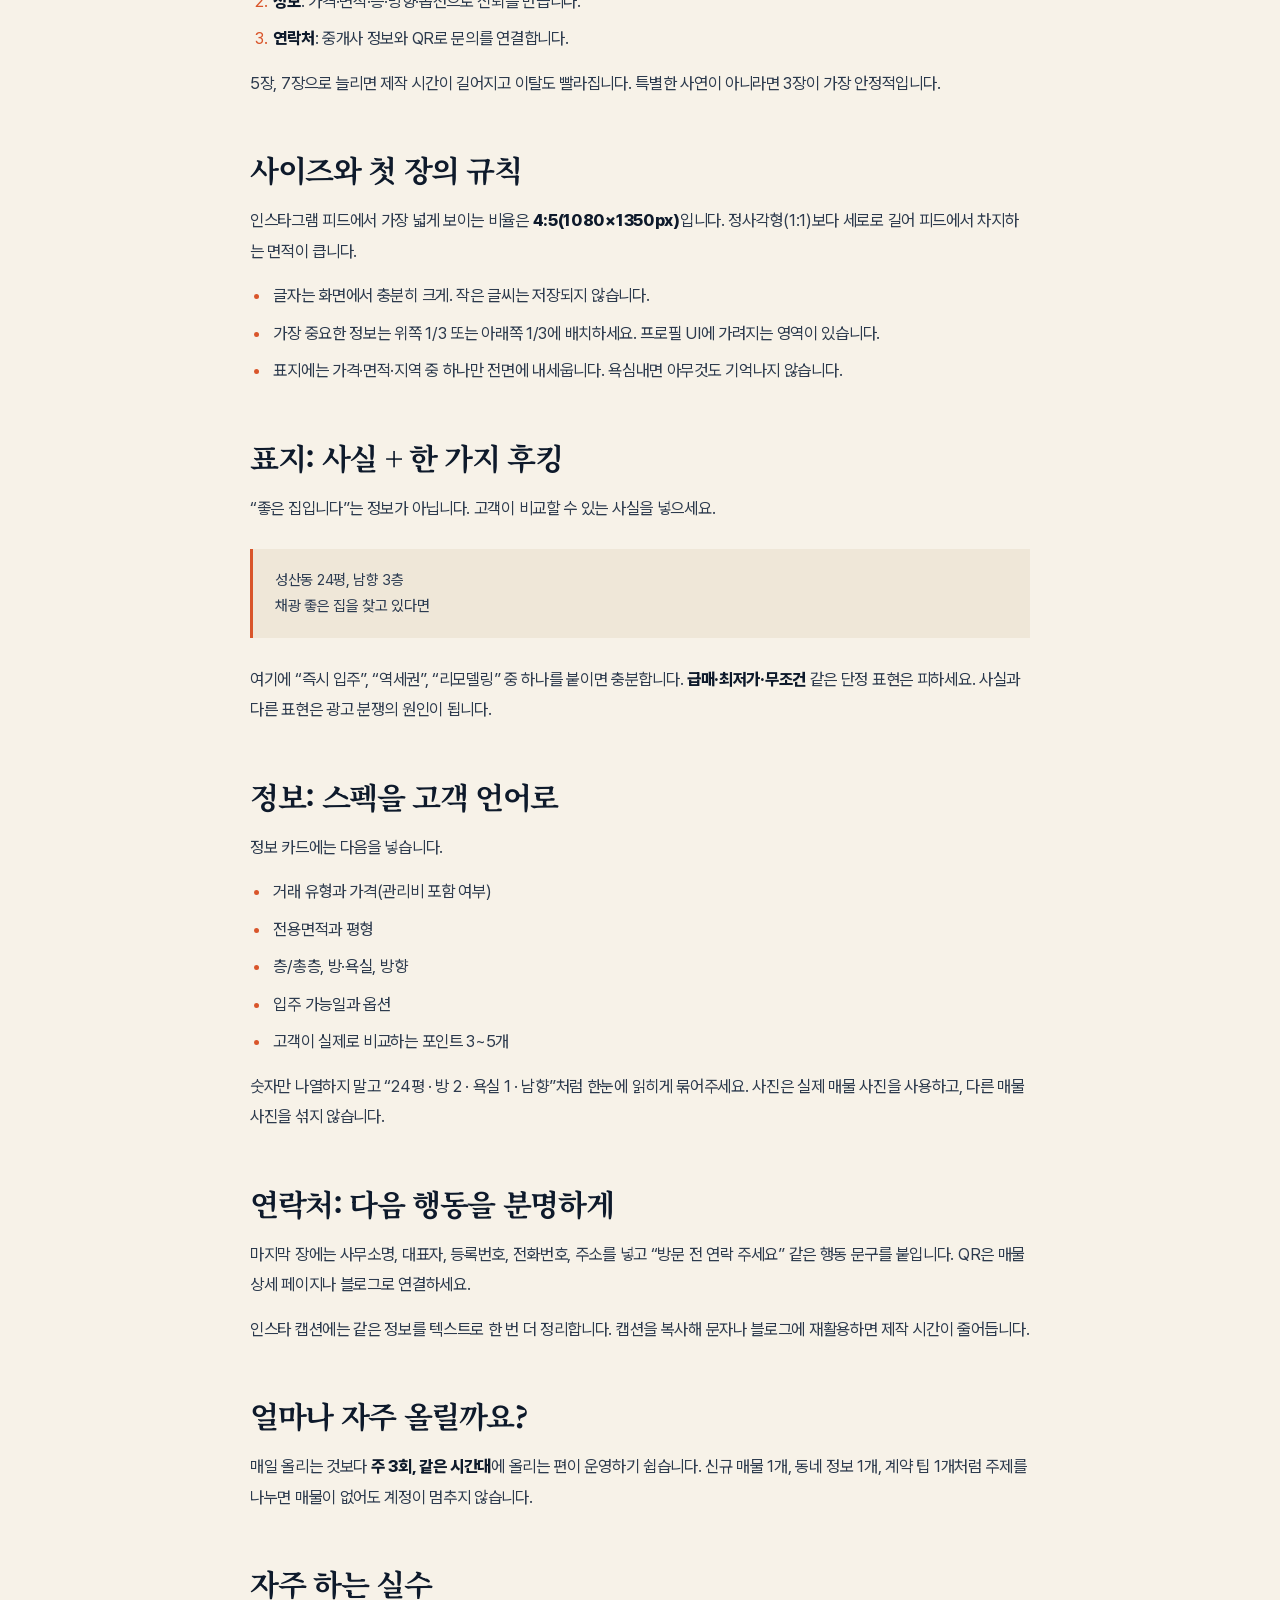
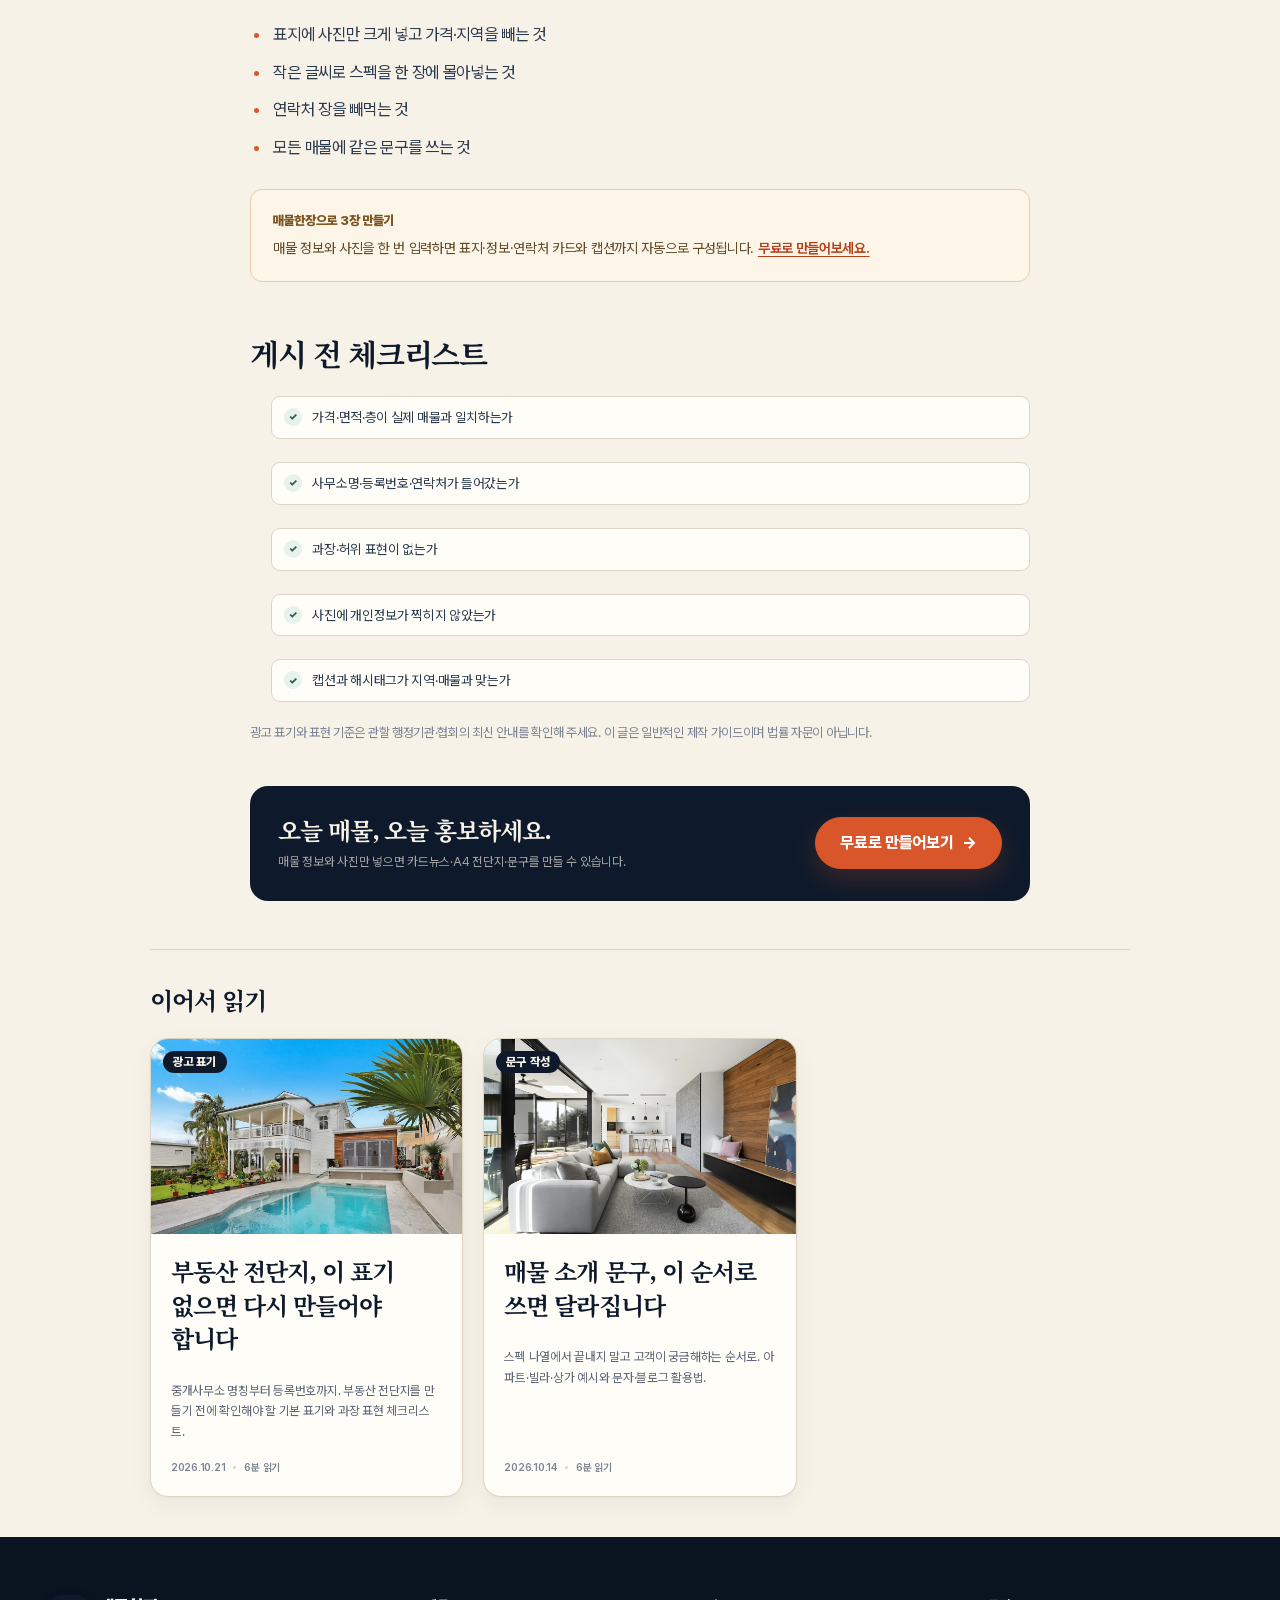
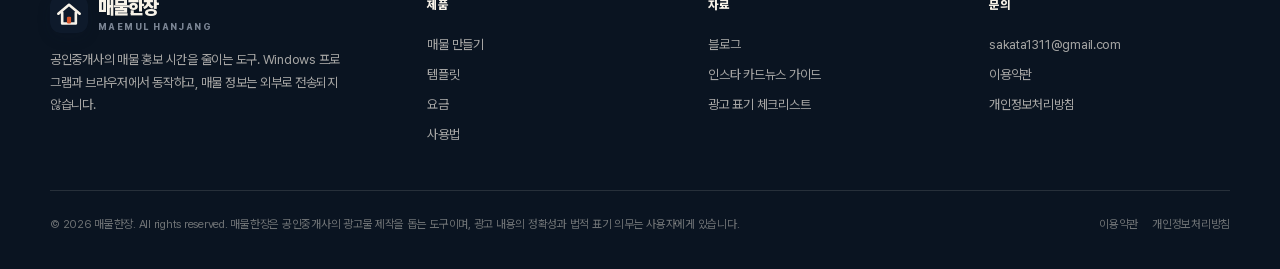
<file: blog/realtor-instagram-cardnews.html>
<!DOCTYPE html>
<html lang="ko">
<head>
  <meta charset="utf-8">
  <meta name="viewport" content="width=device-width, initial-scale=1">
  <title>공인중개사 인스타 카드뉴스, 3장으로 끝내는 법 | 매물한장</title>
  <meta name="description" content="매물 사진만 올리지 말고 표지·정보·연락처 3장으로 나눠보세요. 오늘 바로 쓸 수 있는 카드뉴스 구성과 문구 예시를 정리했습니다.">
  <meta name="robots" content="index,follow">
  <link rel="canonical" href="https://maemulhanjang.com/blog/realtor-instagram-cardnews.html">
  <meta property="og:type" content="article">
  <meta property="og:locale" content="ko_KR">
  <meta property="og:site_name" content="매물한장">
  <meta property="og:title" content="공인중개사 인스타 카드뉴스, 3장으로 끝내는 법 | 매물한장">
  <meta property="og:description" content="매물 사진만 올리지 말고 표지·정보·연락처 3장으로 나눠보세요. 오늘 바로 쓸 수 있는 카드뉴스 구성과 문구 예시를 정리했습니다.">
  <meta property="og:url" content="https://maemulhanjang.com/blog/realtor-instagram-cardnews.html">
  <meta property="og:image" content="https://maemulhanjang.com/assets/img/samples/apartment-1.jpg">
  <meta name="twitter:card" content="summary_large_image">
  <meta name="twitter:title" content="공인중개사 인스타 카드뉴스, 3장으로 끝내는 법 | 매물한장">
  <meta name="twitter:description" content="매물 사진만 올리지 말고 표지·정보·연락처 3장으로 나눠보세요. 오늘 바로 쓸 수 있는 카드뉴스 구성과 문구 예시를 정리했습니다.">
  <meta name="twitter:image" content="https://maemulhanjang.com/assets/img/samples/apartment-1.jpg">
  <meta name="theme-color" content="#0e1a2b">
  <meta property="article:published_time" content="2026-10-28">
  <meta property="article:section" content="인스타그램">
  <meta name="author" content="매물한장 편집부">
  <link rel="icon" href="../assets/img/favicon.svg" type="image/svg+xml">
  <link rel="preload" href="../assets/fonts/PretendardVariable.woff2" as="font" type="font/woff2" crossorigin>
  <link rel="preconnect" href="https://fonts.googleapis.com">
  <link rel="preconnect" href="https://fonts.gstatic.com" crossorigin>
  <link href="https://fonts.googleapis.com/css2?family=Noto+Serif+KR:wght@500;600;700;900&display=swap" rel="stylesheet">
  <link rel="stylesheet" href="../assets/css/site.css?v=20261107c">
</head>
<body>
  <a class="skip-link" href="#main">본문으로 바로가기</a>
  <header class="site-header">
    <div class="wrap nav">
      <a class="brand" href="../index.html" aria-label="매물한장 홈">
        <img class="brand-mark" src="../assets/img/logo-mark.svg" alt="" width="38" height="38">
        <span class="brand-word"><strong>매물한장</strong><span>MAEMUL HANJANG</span></span>
      </a>
      <nav class="nav-links" aria-label="주요 메뉴"><a href="../templates.html">템플릿</a>
<a href="../guide.html">사용법</a>
<a href="../pricing.html">요금</a>
<a href="../blog/index.html" aria-current="page">블로그</a></nav>
      <div class="nav-actions">
        <a class="btn btn-primary btn-sm" href="../app.html">무료로 만들기 <span class="arrow">→</span></a>
        <button class="nav-toggle" type="button" aria-label="메뉴 열기" aria-expanded="false" aria-controls="mobile-menu"><span></span><span></span></button>
      </div>
    </div>
  </header>
  <div class="mobile-menu" id="mobile-menu">
    <a href="../templates.html">템플릿 <span>→</span></a>
    <a href="../guide.html">사용법 <span>→</span></a>
    <a href="../pricing.html">요금 <span>→</span></a>
    <a href="../blog/index.html">블로그 <span>→</span></a>
    <a class="btn btn-primary" href="../app.html">무료로 만들기 <span class="arrow">→</span></a>
  </div>
  <main id="main">
    <article>
      <div class="wrap">
        <header class="post-head">
          <nav class="breadcrumbs" aria-label="현재 위치"><a href="../index.html">홈</a><span>/</span><a href="index.html">블로그</a><span>/</span><span>인스타그램</span></nav>
          <p class="kicker">인스타그램</p>
          <h1>공인중개사 인스타 카드뉴스, 3장으로 끝내는 법</h1>
          <p class="post-deck">매물 사진만 올리면 스크롤에 묻힙니다. 표지-정보-연락처 3장으로 나누는 것만으로도 저장과 문의가 달라집니다.</p>
          <div class="post-meta-line"><span class="avatar">매</span><span>매물한장 편집부</span><span>·</span><time datetime="2026-10-28">2026.10.28</time><span>·</span><span>7분 읽기</span></div>
        </header>
        <figure class="post-cover"><img src="../assets/img/blog/apartment-1.webp" alt="공인중개사 인스타 카드뉴스, 3장으로 끝내는 법"></figure>
      </div>
      <div class="wrap post-content">
        <div class="prose">
        <nav class="article-toc" aria-label="글 목차">
          <strong>이 글의 목차</strong>
          <a href="#why">왜 3장인가요?</a>
<a href="#size">사이즈와 첫 장의 규칙</a>
<a href="#cover">표지: 사실 + 한 가지 후킹</a>
<a href="#info">정보: 스펙을 고객 언어로</a>
<a href="#contact">연락처: 다음 행동을 분명하게</a>
<a href="#cadence">얼마나 자주 올릴까요?</a>
<a href="#mistakes">자주 하는 실수</a>
<a href="#checklist">게시 전 체크리스트</a>
        </nav>

<p>매물 사진을 여러 장 올리는 것과, 고객이 끝까지 보는 카드뉴스를 만드는 것은 다릅니다. 인스타그램은 첫 장에서 멈추지 않으면 다음 장을 보지 않습니다. 공인중개사 계정이라면 사진 나열보다 <strong>3장 구성</strong>을 먼저 익히는 것이 효율적입니다.</p>

<h2 id="why">왜 3장인가요?</h2>
<p>카드뉴스는 정보를 한 번에 다 보여주는 것이 아니라, 한 장에 하나씩 역할을 나눕니다.</p>
<ol>
<li><strong>표지</strong>: 이 매물을 봐야 하는 이유를 3초 안에 보여줍니다.</li>
<li><strong>정보</strong>: 가격·면적·층·방향·옵션으로 신뢰를 만듭니다.</li>
<li><strong>연락처</strong>: 중개사 정보와 QR로 문의를 연결합니다.</li>
</ol>
<p>5장, 7장으로 늘리면 제작 시간이 길어지고 이탈도 빨라집니다. 특별한 사연이 아니라면 3장이 가장 안정적입니다.</p>

<h2 id="size">사이즈와 첫 장의 규칙</h2>
<p>인스타그램 피드에서 가장 넓게 보이는 비율은 <strong>4:5(1080×1350px)</strong>입니다. 정사각형(1:1)보다 세로로 길어 피드에서 차지하는 면적이 큽니다.</p>
<ul>
<li>글자는 화면에서 충분히 크게. 작은 글씨는 저장되지 않습니다.</li>
<li>가장 중요한 정보는 위쪽 1/3 또는 아래쪽 1/3에 배치하세요. 프로필 UI에 가려지는 영역이 있습니다.</li>
<li>표지에는 가격·면적·지역 중 하나만 전면에 내세웁니다. 욕심내면 아무것도 기억나지 않습니다.</li>
</ul>

<h2 id="cover">표지: 사실 + 한 가지 후킹</h2>
<p>“좋은 집입니다”는 정보가 아닙니다. 고객이 비교할 수 있는 사실을 넣으세요.</p>
<blockquote>성산동 24평, 남향 3층<br>채광 좋은 집을 찾고 있다면</blockquote>
<p>여기에 “즉시 입주”, “역세권”, “리모델링” 중 하나를 붙이면 충분합니다. <strong>급매·최저가·무조건</strong> 같은 단정 표현은 피하세요. 사실과 다른 표현은 광고 분쟁의 원인이 됩니다.</p>

<h2 id="info">정보: 스펙을 고객 언어로</h2>
<p>정보 카드에는 다음을 넣습니다.</p>
<ul>
<li>거래 유형과 가격(관리비 포함 여부)</li>
<li>전용면적과 평형</li>
<li>층/총층, 방·욕실, 방향</li>
<li>입주 가능일과 옵션</li>
<li>고객이 실제로 비교하는 포인트 3~5개</li>
</ul>
<p>숫자만 나열하지 말고 “24평 · 방 2 · 욕실 1 · 남향”처럼 한눈에 읽히게 묶어주세요. 사진은 실제 매물 사진을 사용하고, 다른 매물 사진을 섞지 않습니다.</p>

<h2 id="contact">연락처: 다음 행동을 분명하게</h2>
<p>마지막 장에는 사무소명, 대표자, 등록번호, 전화번호, 주소를 넣고 “방문 전 연락 주세요” 같은 행동 문구를 붙입니다. QR은 매물 상세 페이지나 블로그로 연결하세요.</p>
<p>인스타 캡션에는 같은 정보를 텍스트로 한 번 더 정리합니다. 캡션을 복사해 문자나 블로그에 재활용하면 제작 시간이 줄어듭니다.</p>

<h2 id="cadence">얼마나 자주 올릴까요?</h2>
<p>매일 올리는 것보다 <strong>주 3회, 같은 시간대</strong>에 올리는 편이 운영하기 쉽습니다. 신규 매물 1개, 동네 정보 1개, 계약 팁 1개처럼 주제를 나누면 매물이 없어도 계정이 멈추지 않습니다.</p>

<h2 id="mistakes">자주 하는 실수</h2>
<ul>
<li>표지에 사진만 크게 넣고 가격·지역을 빼는 것</li>
<li>작은 글씨로 스펙을 한 장에 몰아넣는 것</li>
<li>연락처 장을 빼먹는 것</li>
<li>모든 매물에 같은 문구를 쓰는 것</li>
</ul>

<div class="callout"><strong>매물한장으로 3장 만들기</strong>매물 정보와 사진을 한 번 입력하면 표지·정보·연락처 카드와 캡션까지 자동으로 구성됩니다. <a href="../app.html">무료로 만들어보세요.</a></div>

<h2 id="checklist">게시 전 체크리스트</h2>
<ul class="checklist">
<li>가격·면적·층이 실제 매물과 일치하는가</li>
<li>사무소명·등록번호·연락처가 들어갔는가</li>
<li>과장·허위 표현이 없는가</li>
<li>사진에 개인정보가 찍히지 않았는가</li>
<li>캡션과 해시태그가 지역·매물과 맞는가</li>
</ul>
<p class="micro">광고 표기와 표현 기준은 관할 행정기관·협회의 최신 안내를 확인해 주세요. 이 글은 일반적인 제작 가이드이며 법률 자문이 아닙니다.</p>

        </div>
      <div class="post-cta">
        <div>
          <h2>오늘 매물, 오늘 홍보하세요.</h2>
          <p>매물 정보와 사진만 넣으면 카드뉴스·A4 전단지·문구를 만들 수 있습니다.</p>
        </div>
        <a class="btn btn-primary" href="../app.html">무료로 만들어보기 <span class="arrow">→</span></a>
      </div>
        <section class="post-related">
          <h2>이어서 읽기</h2>
          <div class="post-grid">
          <a class="post-card" href="flyer-required-disclosures.html">
            <div class="post-thumb"><img src="../assets/img/blog/house-1.webp" alt="부동산 전단지, 이 표기 없으면 다시 만들어야 합니다" loading="lazy"><span class="badge badge--ink">광고 표기</span></div>
            <div class="post-body"><h2>부동산 전단지, 이 표기 없으면 다시 만들어야 합니다</h2><p>중개사무소 명칭부터 등록번호까지. 부동산 전단지를 만들기 전에 확인해야 할 기본 표기와 과장 표현 체크리스트.</p><div class="post-meta"><span>2026.10.21</span><i></i><span>6분 읽기</span></div></div>
          </a>
          <a class="post-card" href="listing-copy-guide.html">
            <div class="post-thumb"><img src="../assets/img/blog/bedroom-1.webp" alt="매물 소개 문구, 이 순서로 쓰면 달라집니다" loading="lazy"><span class="badge badge--ink">문구 작성</span></div>
            <div class="post-body"><h2>매물 소개 문구, 이 순서로 쓰면 달라집니다</h2><p>스펙 나열에서 끝내지 말고 고객이 궁금해하는 순서로. 아파트·빌라·상가 예시와 문자·블로그 활용법.</p><div class="post-meta"><span>2026.10.14</span><i></i><span>6분 읽기</span></div></div>
          </a>
          </div>
        </section>
      </div>
    </article>
  </main>
  <footer class="site-footer">
    <div class="wrap">
      <div class="footer-top">
        <div class="footer-brand">
          <a class="brand" href="../index.html" aria-label="매물한장 홈">
            <img class="brand-mark" src="../assets/img/logo-mark.svg" alt="" width="38" height="38">
            <span class="brand-word"><strong style="color:var(--paper)">매물한장</strong><span>MAEMUL HANJANG</span></span>
          </a>
          <p>공인중개사의 매물 홍보 시간을 줄이는 도구. Windows 프로그램과 브라우저에서 동작하고, 매물 정보는 외부로 전송되지 않습니다.</p>
        </div>
        <div class="footer-col"><h4>제품</h4><a href="../app.html">매물 만들기</a><a href="../templates.html">템플릿</a><a href="../pricing.html">요금</a><a href="../guide.html">사용법</a></div>
        <div class="footer-col"><h4>자료</h4><a href="../blog/index.html">블로그</a><a href="../blog/realtor-instagram-cardnews.html">인스타 카드뉴스 가이드</a><a href="../blog/flyer-required-disclosures.html">광고 표기 체크리스트</a></div>
        <div class="footer-col"><h4>문의</h4><a href="mailto:sakata1311@gmail.com" data-contact-email data-contact-text>sakata1311@gmail.com</a><a href="../legal/terms.html">이용약관</a><a href="../legal/privacy.html">개인정보처리방침</a></div>
      </div>
      <div class="footer-bottom">
        <p>© <span data-year>2026</span> 매물한장. All rights reserved. 매물한장은 공인중개사의 광고물 제작을 돕는 도구이며, 광고 내용의 정확성과 법적 표기 의무는 사용자에게 있습니다.</p>
        <div class="footer-legal"><a href="../legal/terms.html">이용약관</a><a href="../legal/privacy.html">개인정보처리방침</a></div>
      </div>
    </div>
  </footer>
  <script src="../assets/js/config.js?v=20261107c"></script>
  <script src="../assets/js/common.js?v=20261107c"></script>
  <script type="application/ld+json">{"@context": "https://schema.org", "@type": "BlogPosting", "headline": "공인중개사 인스타 카드뉴스, 3장으로 끝내는 법", "description": "매물 사진만 올리지 말고 표지·정보·연락처 3장으로 나눠보세요. 오늘 바로 쓸 수 있는 카드뉴스 구성과 문구 예시를 정리했습니다.", "image": "https://maemulhanjang.com/assets/img/samples/apartment-1.jpg", "datePublished": "2026-10-28", "dateModified": "2026-10-28", "author": {"@type": "Organization", "name": "매물한장 편집부"}, "publisher": {"@type": "Organization", "name": "매물한장", "logo": {"@type": "ImageObject", "url": "https://maemulhanjang.com/assets/img/logo-mark.svg"}}, "mainEntityOfPage": {"@type": "WebPage", "@id": "https://maemulhanjang.com/blog/realtor-instagram-cardnews.html"}, "articleSection": "인스타그램", "inLanguage": "ko-KR"}</script>
  <script type="application/ld+json">{"@context": "https://schema.org", "@type": "BreadcrumbList", "itemListElement": [{"@type": "ListItem", "position": 1, "name": "홈", "item": "https://maemulhanjang.com/"}, {"@type": "ListItem", "position": 2, "name": "블로그", "item": "https://maemulhanjang.com/blog/"}, {"@type": "ListItem", "position": 3, "name": "공인중개사 인스타 카드뉴스, 3장으로 끝내는 법", "item": "https://maemulhanjang.com/blog/realtor-instagram-cardnews.html"}]}</script>
</body>
</html>
</file>
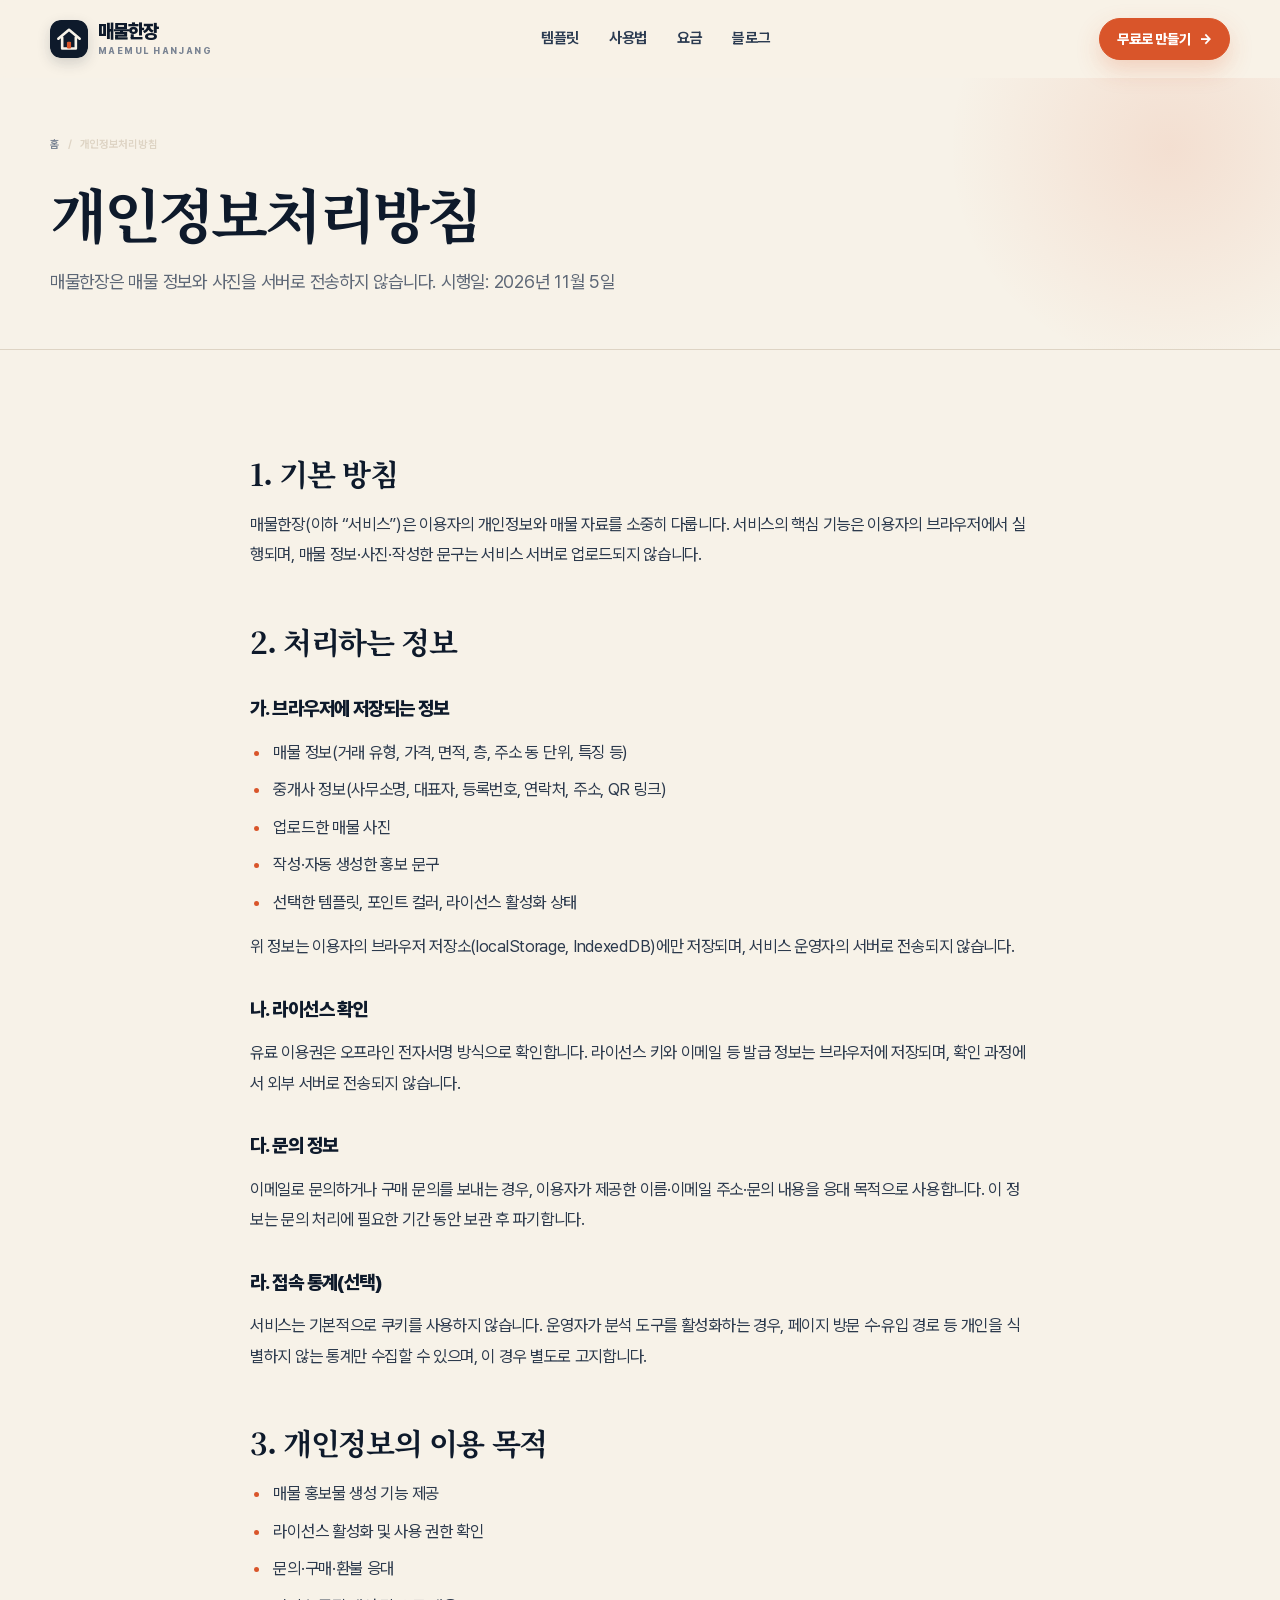
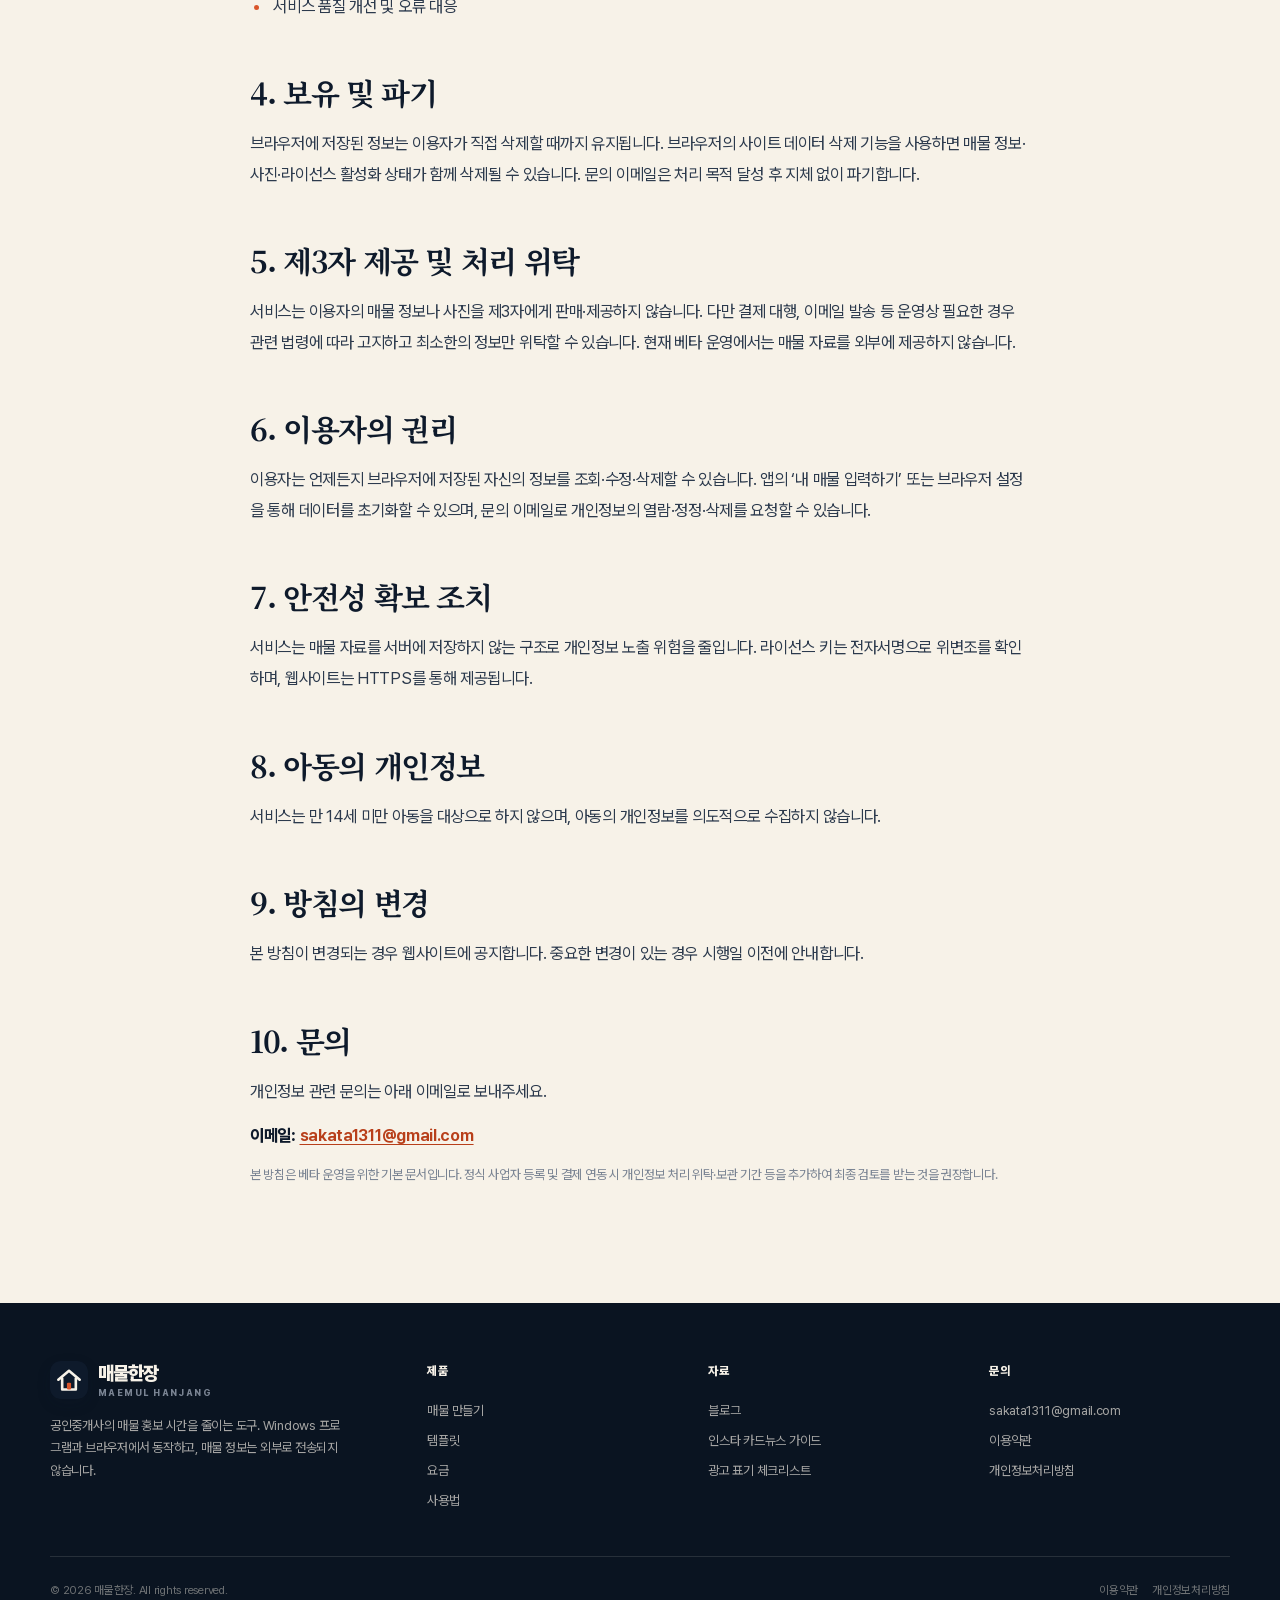
<file: legal/privacy.html>
<!DOCTYPE html>
<html lang="ko">
<head>
  <meta charset="utf-8">
  <meta name="viewport" content="width=device-width, initial-scale=1">
  <title>개인정보처리방침 | 매물한장</title>
  <meta name="description" content="매물한장 개인정보처리방침. 매물 정보와 사진은 브라우저에만 저장되며 서버로 전송되지 않습니다.">
  <meta name="robots" content="index,follow">
  <link rel="canonical" href="https://sakata1311-jpg.github.io/maemulhanjang/legal/privacy.html">
  <meta name="theme-color" content="#0e1a2b">
  <link rel="icon" href="../assets/img/favicon.svg" type="image/svg+xml">
  <link rel="preload" href="../assets/fonts/PretendardVariable.woff2" as="font" type="font/woff2" crossorigin>
  <link rel="preconnect" href="https://fonts.googleapis.com">
  <link rel="preconnect" href="https://fonts.gstatic.com" crossorigin>
  <link href="https://fonts.googleapis.com/css2?family=Noto+Serif+KR:wght@500;600;700;900&display=swap" rel="stylesheet">
  <link rel="stylesheet" href="../assets/css/site.css?v=20261107c">
</head>
<body>
  <header class="site-header">
    <div class="wrap nav">
      <a class="brand" href="../index.html" aria-label="매물한장 홈"><img class="brand-mark" src="../assets/img/logo-mark.svg" alt="" width="38" height="38"><span class="brand-word"><strong>매물한장</strong><span>MAEMUL HANJANG</span></span></a>
      <nav class="nav-links" aria-label="주요 메뉴"><a href="../templates.html">템플릿</a><a href="../guide.html">사용법</a><a href="../pricing.html">요금</a><a href="../blog/index.html">블로그</a></nav>
      <div class="nav-actions"><a class="btn btn-primary btn-sm" href="../app.html">무료로 만들기 <span class="arrow">→</span></a></div>
    </div>
  </header>

  <main id="main">
    <section class="page-hero">
      <div class="wrap">
        <nav class="breadcrumbs" aria-label="현재 위치"><a href="../index.html">홈</a><span>/</span><span>개인정보처리방침</span></nav>
        <h1>개인정보처리방침</h1>
        <p class="lead">매물한장은 매물 정보와 사진을 서버로 전송하지 않습니다. 시행일: 2026년 11월 5일</p>
      </div>
    </section>

    <section class="section">
      <div class="wrap">
        <article class="prose">
          <h2>1. 기본 방침</h2>
          <p>매물한장(이하 “서비스”)은 이용자의 개인정보와 매물 자료를 소중히 다룹니다. 서비스의 핵심 기능은 이용자의 브라우저에서 실행되며, 매물 정보·사진·작성한 문구는 서비스 서버로 업로드되지 않습니다.</p>

          <h2>2. 처리하는 정보</h2>
          <h3>가. 브라우저에 저장되는 정보</h3>
          <ul>
            <li>매물 정보(거래 유형, 가격, 면적, 층, 주소 동 단위, 특징 등)</li>
            <li>중개사 정보(사무소명, 대표자, 등록번호, 연락처, 주소, QR 링크)</li>
            <li>업로드한 매물 사진</li>
            <li>작성·자동 생성한 홍보 문구</li>
            <li>선택한 템플릿, 포인트 컬러, 라이선스 활성화 상태</li>
          </ul>
          <p>위 정보는 이용자의 브라우저 저장소(localStorage, IndexedDB)에만 저장되며, 서비스 운영자의 서버로 전송되지 않습니다.</p>

          <h3>나. 라이선스 확인</h3>
          <p>유료 이용권은 오프라인 전자서명 방식으로 확인합니다. 라이선스 키와 이메일 등 발급 정보는 브라우저에 저장되며, 확인 과정에서 외부 서버로 전송되지 않습니다.</p>

          <h3>다. 문의 정보</h3>
          <p>이메일로 문의하거나 구매 문의를 보내는 경우, 이용자가 제공한 이름·이메일 주소·문의 내용을 응대 목적으로 사용합니다. 이 정보는 문의 처리에 필요한 기간 동안 보관 후 파기합니다.</p>

          <h3>라. 접속 통계(선택)</h3>
          <p>서비스는 기본적으로 쿠키를 사용하지 않습니다. 운영자가 분석 도구를 활성화하는 경우, 페이지 방문 수·유입 경로 등 개인을 식별하지 않는 통계만 수집할 수 있으며, 이 경우 별도로 고지합니다.</p>

          <h2>3. 개인정보의 이용 목적</h2>
          <ul>
            <li>매물 홍보물 생성 기능 제공</li>
            <li>라이선스 활성화 및 사용 권한 확인</li>
            <li>문의·구매·환불 응대</li>
            <li>서비스 품질 개선 및 오류 대응</li>
          </ul>

          <h2>4. 보유 및 파기</h2>
          <p>브라우저에 저장된 정보는 이용자가 직접 삭제할 때까지 유지됩니다. 브라우저의 사이트 데이터 삭제 기능을 사용하면 매물 정보·사진·라이선스 활성화 상태가 함께 삭제될 수 있습니다. 문의 이메일은 처리 목적 달성 후 지체 없이 파기합니다.</p>

          <h2>5. 제3자 제공 및 처리 위탁</h2>
          <p>서비스는 이용자의 매물 정보나 사진을 제3자에게 판매·제공하지 않습니다. 다만 결제 대행, 이메일 발송 등 운영상 필요한 경우 관련 법령에 따라 고지하고 최소한의 정보만 위탁할 수 있습니다. 현재 베타 운영에서는 매물 자료를 외부에 제공하지 않습니다.</p>

          <h2>6. 이용자의 권리</h2>
          <p>이용자는 언제든지 브라우저에 저장된 자신의 정보를 조회·수정·삭제할 수 있습니다. 앱의 ‘내 매물 입력하기’ 또는 브라우저 설정을 통해 데이터를 초기화할 수 있으며, 문의 이메일로 개인정보의 열람·정정·삭제를 요청할 수 있습니다.</p>

          <h2>7. 안전성 확보 조치</h2>
          <p>서비스는 매물 자료를 서버에 저장하지 않는 구조로 개인정보 노출 위험을 줄입니다. 라이선스 키는 전자서명으로 위변조를 확인하며, 웹사이트는 HTTPS를 통해 제공됩니다.</p>

          <h2>8. 아동의 개인정보</h2>
          <p>서비스는 만 14세 미만 아동을 대상으로 하지 않으며, 아동의 개인정보를 의도적으로 수집하지 않습니다.</p>

          <h2>9. 방침의 변경</h2>
          <p>본 방침이 변경되는 경우 웹사이트에 공지합니다. 중요한 변경이 있는 경우 시행일 이전에 안내합니다.</p>

          <h2>10. 문의</h2>
          <p>개인정보 관련 문의는 아래 이메일로 보내주세요.</p>
          <p><strong>이메일:</strong> <a href="mailto:sakata1311@gmail.com" data-contact-email data-contact-text>sakata1311@gmail.com</a></p>
          <p class="micro">본 방침은 베타 운영을 위한 기본 문서입니다. 정식 사업자 등록 및 결제 연동 시 개인정보 처리 위탁·보관 기간 등을 추가하여 최종 검토를 받는 것을 권장합니다.</p>
        </article>
      </div>
    </section>
  </main>

  <footer class="site-footer">
    <div class="wrap">
      <div class="footer-top">
        <div class="footer-brand"><a class="brand" href="../index.html" aria-label="매물한장 홈"><img class="brand-mark" src="../assets/img/logo-mark.svg" alt="" width="38" height="38"><span class="brand-word"><strong style="color:var(--paper)">매물한장</strong><span>MAEMUL HANJANG</span></span></a><p>공인중개사의 매물 홍보 시간을 줄이는 도구. Windows 프로그램과 브라우저에서 동작하고, 매물 정보는 외부로 전송되지 않습니다.</p></div>
        <div class="footer-col"><h4>제품</h4><a href="../app.html">매물 만들기</a><a href="../templates.html">템플릿</a><a href="../pricing.html">요금</a><a href="../guide.html">사용법</a></div>
        <div class="footer-col"><h4>자료</h4><a href="../blog/index.html">블로그</a><a href="../blog/realtor-instagram-cardnews.html">인스타 카드뉴스 가이드</a><a href="../blog/flyer-required-disclosures.html">광고 표기 체크리스트</a></div>
        <div class="footer-col"><h4>문의</h4><a href="mailto:sakata1311@gmail.com" data-contact-email data-contact-text>sakata1311@gmail.com</a><a href="terms.html">이용약관</a><a href="privacy.html">개인정보처리방침</a></div>
      </div>
      <div class="footer-bottom"><p>© <span data-year>2026</span> 매물한장. All rights reserved.</p><div class="footer-legal"><a href="terms.html">이용약관</a><a href="privacy.html">개인정보처리방침</a></div></div>
    </div>
  </footer>
  <script src="../assets/js/config.js?v=20261107c"></script><script src="../assets/js/common.js?v=20261107c"></script>
</body>
</html>
</file>
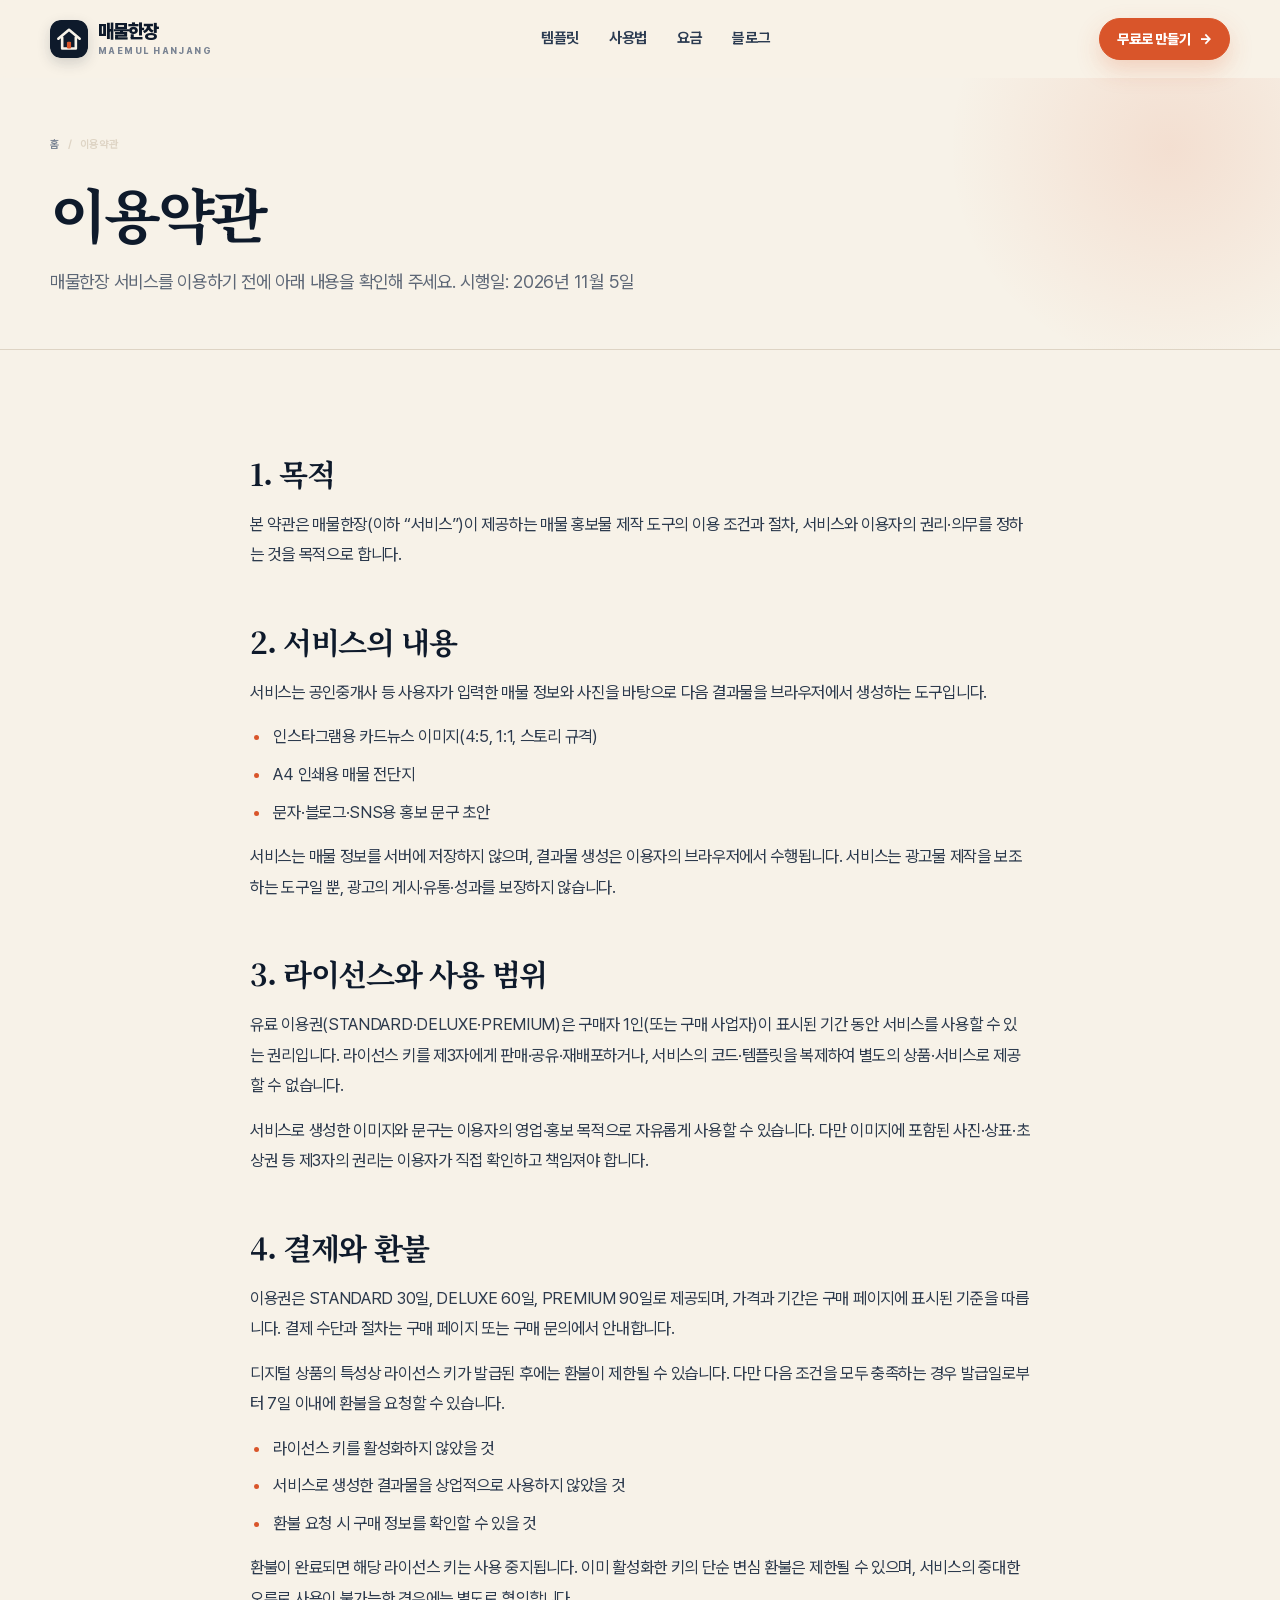
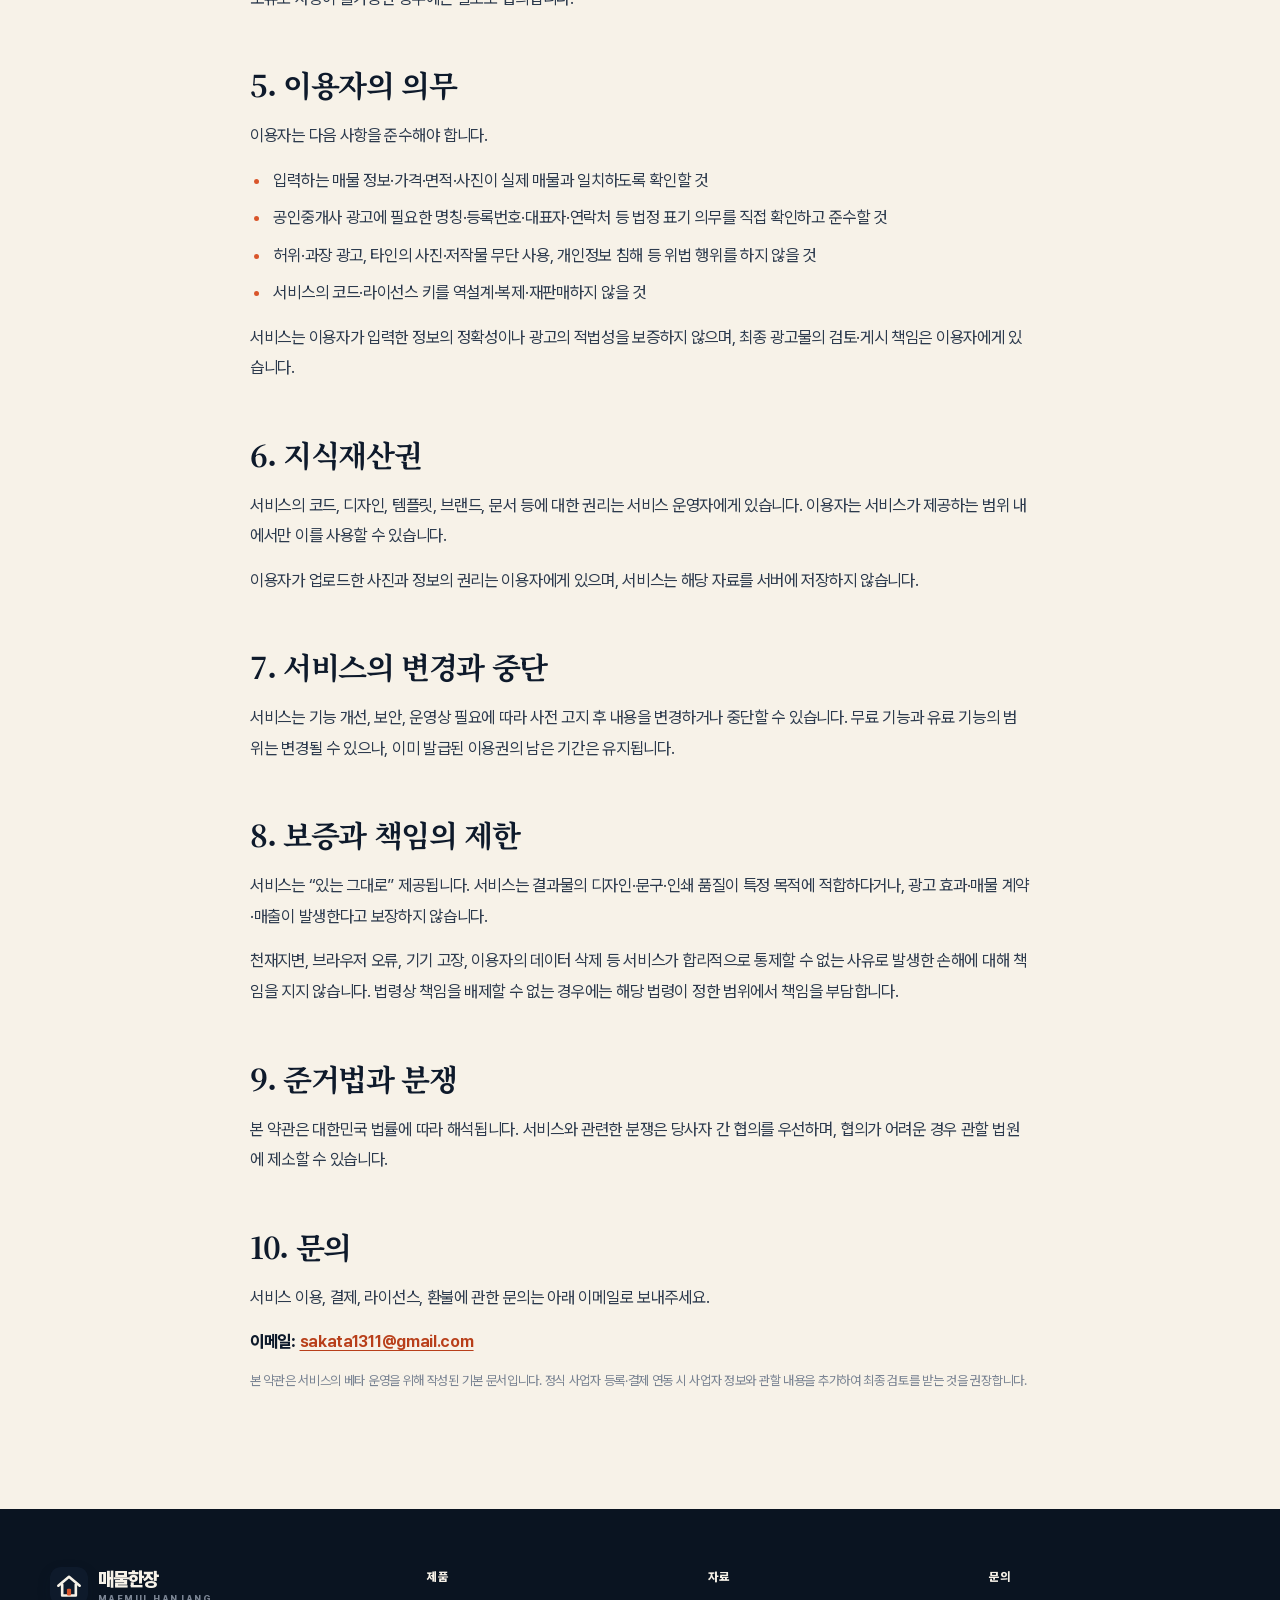
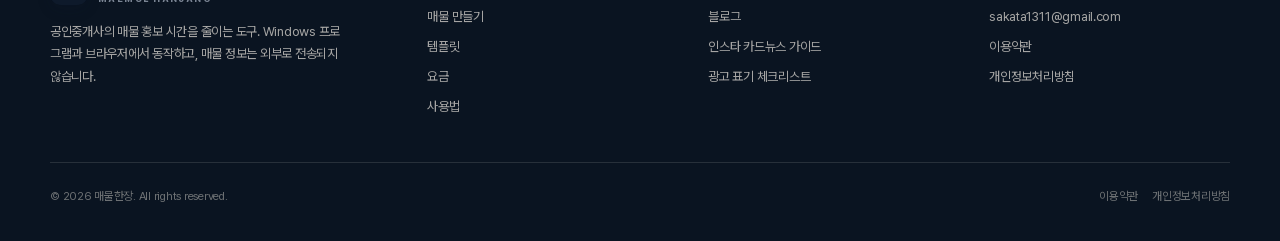
<file: legal/terms.html>
<!DOCTYPE html>
<html lang="ko">
<head>
  <meta charset="utf-8">
  <meta name="viewport" content="width=device-width, initial-scale=1">
  <title>이용약관 | 매물한장</title>
  <meta name="description" content="매물한장 서비스 이용약관. 서비스 내용, 라이선스, 결제·환불, 사용자 의무, 책임 범위를 안내합니다.">
  <meta name="robots" content="index,follow">
  <link rel="canonical" href="https://sakata1311-jpg.github.io/maemulhanjang/legal/terms.html">
  <meta name="theme-color" content="#0e1a2b">
  <link rel="icon" href="../assets/img/favicon.svg" type="image/svg+xml">
  <link rel="preload" href="../assets/fonts/PretendardVariable.woff2" as="font" type="font/woff2" crossorigin>
  <link rel="preconnect" href="https://fonts.googleapis.com">
  <link rel="preconnect" href="https://fonts.gstatic.com" crossorigin>
  <link href="https://fonts.googleapis.com/css2?family=Noto+Serif+KR:wght@500;600;700;900&display=swap" rel="stylesheet">
  <link rel="stylesheet" href="../assets/css/site.css?v=20261107c">
</head>
<body>
  <header class="site-header">
    <div class="wrap nav">
      <a class="brand" href="../index.html" aria-label="매물한장 홈"><img class="brand-mark" src="../assets/img/logo-mark.svg" alt="" width="38" height="38"><span class="brand-word"><strong>매물한장</strong><span>MAEMUL HANJANG</span></span></a>
      <nav class="nav-links" aria-label="주요 메뉴"><a href="../templates.html">템플릿</a><a href="../guide.html">사용법</a><a href="../pricing.html">요금</a><a href="../blog/index.html">블로그</a></nav>
      <div class="nav-actions"><a class="btn btn-primary btn-sm" href="../app.html">무료로 만들기 <span class="arrow">→</span></a></div>
    </div>
  </header>

  <main id="main">
    <section class="page-hero">
      <div class="wrap">
        <nav class="breadcrumbs" aria-label="현재 위치"><a href="../index.html">홈</a><span>/</span><span>이용약관</span></nav>
        <h1>이용약관</h1>
        <p class="lead">매물한장 서비스를 이용하기 전에 아래 내용을 확인해 주세요. 시행일: 2026년 11월 5일</p>
      </div>
    </section>

    <section class="section">
      <div class="wrap">
        <article class="prose">
          <h2>1. 목적</h2>
          <p>본 약관은 매물한장(이하 “서비스”)이 제공하는 매물 홍보물 제작 도구의 이용 조건과 절차, 서비스와 이용자의 권리·의무를 정하는 것을 목적으로 합니다.</p>

          <h2>2. 서비스의 내용</h2>
          <p>서비스는 공인중개사 등 사용자가 입력한 매물 정보와 사진을 바탕으로 다음 결과물을 브라우저에서 생성하는 도구입니다.</p>
          <ul>
            <li>인스타그램용 카드뉴스 이미지(4:5, 1:1, 스토리 규격)</li>
            <li>A4 인쇄용 매물 전단지</li>
            <li>문자·블로그·SNS용 홍보 문구 초안</li>
          </ul>
          <p>서비스는 매물 정보를 서버에 저장하지 않으며, 결과물 생성은 이용자의 브라우저에서 수행됩니다. 서비스는 광고물 제작을 보조하는 도구일 뿐, 광고의 게시·유통·성과를 보장하지 않습니다.</p>

          <h2>3. 라이선스와 사용 범위</h2>
          <p>유료 이용권(STANDARD·DELUXE·PREMIUM)은 구매자 1인(또는 구매 사업자)이 표시된 기간 동안 서비스를 사용할 수 있는 권리입니다. 라이선스 키를 제3자에게 판매·공유·재배포하거나, 서비스의 코드·템플릿을 복제하여 별도의 상품·서비스로 제공할 수 없습니다.</p>
          <p>서비스로 생성한 이미지와 문구는 이용자의 영업·홍보 목적으로 자유롭게 사용할 수 있습니다. 다만 이미지에 포함된 사진·상표·초상권 등 제3자의 권리는 이용자가 직접 확인하고 책임져야 합니다.</p>

          <h2>4. 결제와 환불</h2>
          <p>이용권은 STANDARD 30일, DELUXE 60일, PREMIUM 90일로 제공되며, 가격과 기간은 구매 페이지에 표시된 기준을 따릅니다. 결제 수단과 절차는 구매 페이지 또는 구매 문의에서 안내합니다.</p>
          <p>디지털 상품의 특성상 라이선스 키가 발급된 후에는 환불이 제한될 수 있습니다. 다만 다음 조건을 모두 충족하는 경우 발급일로부터 7일 이내에 환불을 요청할 수 있습니다.</p>
          <ul>
            <li>라이선스 키를 활성화하지 않았을 것</li>
            <li>서비스로 생성한 결과물을 상업적으로 사용하지 않았을 것</li>
            <li>환불 요청 시 구매 정보를 확인할 수 있을 것</li>
          </ul>
          <p>환불이 완료되면 해당 라이선스 키는 사용 중지됩니다. 이미 활성화한 키의 단순 변심 환불은 제한될 수 있으며, 서비스의 중대한 오류로 사용이 불가능한 경우에는 별도로 협의합니다.</p>

          <h2>5. 이용자의 의무</h2>
          <p>이용자는 다음 사항을 준수해야 합니다.</p>
          <ul>
            <li>입력하는 매물 정보·가격·면적·사진이 실제 매물과 일치하도록 확인할 것</li>
            <li>공인중개사 광고에 필요한 명칭·등록번호·대표자·연락처 등 법정 표기 의무를 직접 확인하고 준수할 것</li>
            <li>허위·과장 광고, 타인의 사진·저작물 무단 사용, 개인정보 침해 등 위법 행위를 하지 않을 것</li>
            <li>서비스의 코드·라이선스 키를 역설계·복제·재판매하지 않을 것</li>
          </ul>
          <p>서비스는 이용자가 입력한 정보의 정확성이나 광고의 적법성을 보증하지 않으며, 최종 광고물의 검토·게시 책임은 이용자에게 있습니다.</p>

          <h2>6. 지식재산권</h2>
          <p>서비스의 코드, 디자인, 템플릿, 브랜드, 문서 등에 대한 권리는 서비스 운영자에게 있습니다. 이용자는 서비스가 제공하는 범위 내에서만 이를 사용할 수 있습니다.</p>
          <p>이용자가 업로드한 사진과 정보의 권리는 이용자에게 있으며, 서비스는 해당 자료를 서버에 저장하지 않습니다.</p>

          <h2>7. 서비스의 변경과 중단</h2>
          <p>서비스는 기능 개선, 보안, 운영상 필요에 따라 사전 고지 후 내용을 변경하거나 중단할 수 있습니다. 무료 기능과 유료 기능의 범위는 변경될 수 있으나, 이미 발급된 이용권의 남은 기간은 유지됩니다.</p>

          <h2>8. 보증과 책임의 제한</h2>
          <p>서비스는 “있는 그대로” 제공됩니다. 서비스는 결과물의 디자인·문구·인쇄 품질이 특정 목적에 적합하다거나, 광고 효과·매물 계약·매출이 발생한다고 보장하지 않습니다.</p>
          <p>천재지변, 브라우저 오류, 기기 고장, 이용자의 데이터 삭제 등 서비스가 합리적으로 통제할 수 없는 사유로 발생한 손해에 대해 책임을 지지 않습니다. 법령상 책임을 배제할 수 없는 경우에는 해당 법령이 정한 범위에서 책임을 부담합니다.</p>

          <h2>9. 준거법과 분쟁</h2>
          <p>본 약관은 대한민국 법률에 따라 해석됩니다. 서비스와 관련한 분쟁은 당사자 간 협의를 우선하며, 협의가 어려운 경우 관할 법원에 제소할 수 있습니다.</p>

          <h2>10. 문의</h2>
          <p>서비스 이용, 결제, 라이선스, 환불에 관한 문의는 아래 이메일로 보내주세요.</p>
          <p><strong>이메일:</strong> <a href="mailto:sakata1311@gmail.com" data-contact-email data-contact-text>sakata1311@gmail.com</a></p>
          <p class="micro">본 약관은 서비스의 베타 운영을 위해 작성된 기본 문서입니다. 정식 사업자 등록·결제 연동 시 사업자 정보와 관할 내용을 추가하여 최종 검토를 받는 것을 권장합니다.</p>
        </article>
      </div>
    </section>
  </main>

  <footer class="site-footer">
    <div class="wrap">
      <div class="footer-top">
        <div class="footer-brand"><a class="brand" href="../index.html" aria-label="매물한장 홈"><img class="brand-mark" src="../assets/img/logo-mark.svg" alt="" width="38" height="38"><span class="brand-word"><strong style="color:var(--paper)">매물한장</strong><span>MAEMUL HANJANG</span></span></a><p>공인중개사의 매물 홍보 시간을 줄이는 도구. Windows 프로그램과 브라우저에서 동작하고, 매물 정보는 외부로 전송되지 않습니다.</p></div>
        <div class="footer-col"><h4>제품</h4><a href="../app.html">매물 만들기</a><a href="../templates.html">템플릿</a><a href="../pricing.html">요금</a><a href="../guide.html">사용법</a></div>
        <div class="footer-col"><h4>자료</h4><a href="../blog/index.html">블로그</a><a href="../blog/realtor-instagram-cardnews.html">인스타 카드뉴스 가이드</a><a href="../blog/flyer-required-disclosures.html">광고 표기 체크리스트</a></div>
        <div class="footer-col"><h4>문의</h4><a href="mailto:sakata1311@gmail.com" data-contact-email data-contact-text>sakata1311@gmail.com</a><a href="terms.html">이용약관</a><a href="privacy.html">개인정보처리방침</a></div>
      </div>
      <div class="footer-bottom"><p>© <span data-year>2026</span> 매물한장. All rights reserved.</p><div class="footer-legal"><a href="terms.html">이용약관</a><a href="privacy.html">개인정보처리방침</a></div></div>
    </div>
  </footer>
  <script src="../assets/js/config.js?v=20261107c"></script><script src="../assets/js/common.js?v=20261107c"></script>
</body>
</html>
</file>
<file: assets/css/site.css>
/* ==========================================================================
   매물한장 — site design system
   ========================================================================== */

@font-face {
  font-family: "Pretendard";
  src: url("../fonts/PretendardVariable.woff2") format("woff2");
  font-weight: 45 920;
  font-style: normal;
  font-display: swap;
}

:root {
  --paper: #f7f2e8;
  --paper-2: #efe7d8;
  --paper-3: #e7dcc9;
  --ink: #0e1a2b;
  --ink-2: #1b2a3e;
  --ink-3: #2b3b51;
  --muted: #5d6776;
  --muted-2: #7a8493;
  --line: #ded4c4;
  --line-dark: rgba(255, 255, 255, 0.14);
  --white: #fffdf8;
  --accent: #d9552a;
  --accent-dark: #b83f1a;
  --accent-soft: #f6d9cc;
  --gold: #c99a3e;
  --green: #2f5d50;
  --blue: #2f5d8c;
  --radius: 18px;
  --radius-lg: 28px;
  --shadow-sm: 0 1px 2px rgba(14, 26, 43, 0.04), 0 8px 24px rgba(14, 26, 43, 0.05);
  --shadow-md: 0 18px 50px rgba(14, 26, 43, 0.1);
  --shadow-lg: 0 30px 80px rgba(14, 26, 43, 0.18);
  --font-sans: Pretendard, -apple-system, BlinkMacSystemFont, "Malgun Gothic",
    "Apple SD Gothic Neo", "Segoe UI", sans-serif;
  --font-serif: "Noto Serif KR", "Nanum Myeongjo", "AppleMyungjo", "Batang", serif;
  --wrap: 1180px;
  --nav-h: 78px;
}

*,
*::before,
*::after {
  box-sizing: border-box;
}

html {
  scroll-behavior: smooth;
  -webkit-text-size-adjust: 100%;
}

body {
  margin: 0;
  background: var(--paper);
  color: var(--ink);
  font-family: var(--font-sans);
  font-size: 17px;
  line-height: 1.7;
  letter-spacing: -0.015em;
  -webkit-font-smoothing: antialiased;
  text-rendering: optimizeLegibility;
}

body.no-scroll {
  overflow: hidden;
}

img,
svg {
  display: block;
  max-width: 100%;
}

a {
  color: inherit;
  text-decoration: none;
}

button,
input,
select,
textarea {
  font: inherit;
  color: inherit;
}

button {
  cursor: pointer;
}

h1,
h2,
h3,
h4,
p,
ul,
ol,
figure {
  margin: 0;
}

ul,
ol {
  padding: 0;
  list-style: none;
}

::selection {
  background: var(--ink);
  color: var(--paper);
}

:focus-visible {
  outline: 3px solid var(--accent);
  outline-offset: 3px;
}

.skip-link {
  position: absolute;
  left: 16px;
  top: -100px;
  z-index: 999;
  padding: 12px 18px;
  background: var(--ink);
  color: var(--white);
  border-radius: 999px;
}

.skip-link:focus {
  top: 16px;
}

/* --------------------------------------------------------------------------
   Layout
   -------------------------------------------------------------------------- */

.wrap {
  width: min(calc(100% - 48px), var(--wrap));
  margin-inline: auto;
}

.section {
  padding: 104px 0;
  position: relative;
}

.section--tight {
  padding: 72px 0;
}

.section--white {
  background: var(--white);
  border-block: 1px solid var(--line);
}

.section--ink {
  background: var(--ink);
  color: var(--paper);
}

.section--paper2 {
  background: var(--paper-2);
}

.section-head {
  max-width: 760px;
  margin-bottom: 54px;
}

.section-head--center {
  margin-inline: auto;
  text-align: center;
}

.kicker {
  display: inline-flex;
  align-items: center;
  gap: 9px;
  margin-bottom: 18px;
  color: var(--accent);
  font-size: 13px;
  font-weight: 800;
  letter-spacing: 0.14em;
  text-transform: uppercase;
}

.kicker::before {
  content: "";
  width: 22px;
  height: 2px;
  background: currentColor;
}

.section--ink .kicker {
  color: #f0a07e;
}

.display {
  font-family: var(--font-serif);
  font-size: clamp(34px, 4vw, 52px);
  font-weight: 700;
  line-height: 1.22;
  letter-spacing: -0.045em;
}

.display em {
  color: var(--accent);
  font-style: normal;
}

.section--ink .display em {
  color: #f0a07e;
}

.lead {
  margin-top: 20px;
  color: var(--muted);
  font-size: clamp(16px, 1.4vw, 19px);
  line-height: 1.75;
}

.section--ink .lead {
  color: rgba(247, 242, 232, 0.72);
}

.micro {
  font-size: 13px;
  color: var(--muted-2);
  line-height: 1.6;
}

/* --------------------------------------------------------------------------
   Buttons & badges
   -------------------------------------------------------------------------- */

.btn {
  display: inline-flex;
  align-items: center;
  justify-content: center;
  gap: 9px;
  min-height: 52px;
  padding: 0 24px;
  border: 1.5px solid transparent;
  border-radius: 999px;
  background: transparent;
  color: var(--ink);
  font-size: 16px;
  font-weight: 800;
  letter-spacing: -0.02em;
  line-height: 1;
  transition: transform 0.18s ease, background 0.18s ease, border-color 0.18s ease,
    color 0.18s ease, box-shadow 0.18s ease;
  white-space: nowrap;
}

.btn:hover {
  transform: translateY(-2px);
}

.btn:active {
  transform: translateY(0);
}

.btn-primary {
  background: var(--accent);
  border-color: var(--accent);
  color: #fff;
  box-shadow: 0 10px 24px rgba(217, 85, 42, 0.22);
}

.btn-primary:hover {
  background: var(--accent-dark);
  border-color: var(--accent-dark);
  box-shadow: 0 14px 30px rgba(217, 85, 42, 0.28);
}

.btn-dark {
  background: var(--ink);
  border-color: var(--ink);
  color: var(--paper);
}

.btn-dark:hover {
  background: var(--ink-3);
  border-color: var(--ink-3);
}

.btn-ghost {
  border-color: var(--line);
  background: rgba(255, 253, 248, 0.5);
}

.btn-ghost:hover {
  border-color: var(--ink);
  background: var(--white);
}

.btn-light {
  background: var(--paper);
  border-color: var(--paper);
  color: var(--ink);
}

.btn-outline-light {
  border-color: rgba(247, 242, 232, 0.34);
  color: var(--paper);
}

.btn-outline-light:hover {
  border-color: var(--paper);
  background: rgba(247, 242, 232, 0.08);
}

.btn-sm {
  min-height: 42px;
  padding: 0 17px;
  font-size: 14px;
}

.btn-lg {
  min-height: 60px;
  padding: 0 30px;
  font-size: 17px;
}

.btn .arrow {
  transition: transform 0.18s ease;
}

.btn:hover .arrow {
  transform: translateX(3px);
}

.btn[disabled],
.btn.is-disabled {
  opacity: 0.48;
  pointer-events: none;
}

.badge {
  display: inline-flex;
  align-items: center;
  gap: 6px;
  padding: 5px 10px;
  border-radius: 999px;
  background: var(--paper-2);
  color: var(--ink-3);
  font-size: 12px;
  font-weight: 800;
  letter-spacing: 0.01em;
  line-height: 1;
}

.badge--accent {
  background: var(--accent-soft);
  color: var(--accent-dark);
}

.badge--ink {
  background: var(--ink);
  color: var(--paper);
}

.badge--outline {
  background: transparent;
  border: 1px solid var(--line);
  color: var(--muted);
}

.badge--pro {
  background: linear-gradient(135deg, #f3c77a, #d99a2b);
  color: #3a2503;
}

.chip-toggle {
  padding: 7px 13px;
  border: 1px solid var(--line);
  border-radius: 999px;
  background: var(--white);
  color: var(--muted);
  font-size: 12.5px;
  font-weight: 700;
  line-height: 1.2;
  transition: border-color 0.15s ease, background 0.15s ease, color 0.15s ease;
}

.chip-toggle:hover {
  border-color: var(--ink);
  color: var(--ink);
}

.chip-toggle.is-active {
  border-color: var(--ink);
  background: var(--ink);
  color: var(--paper);
}

/* --------------------------------------------------------------------------
   Header / nav
   -------------------------------------------------------------------------- */

.site-header {
  position: sticky;
  top: 0;
  z-index: 100;
  height: var(--nav-h);
  background: rgba(247, 242, 232, 0.88);
  border-bottom: 1px solid transparent;
  backdrop-filter: saturate(160%) blur(14px);
  -webkit-backdrop-filter: saturate(160%) blur(14px);
  transition: border-color 0.2s ease, background 0.2s ease;
}

.site-header.is-scrolled {
  border-bottom-color: var(--line);
  background: rgba(247, 242, 232, 0.96);
}

.nav {
  display: flex;
  align-items: center;
  justify-content: space-between;
  height: 100%;
  gap: 24px;
}

.brand {
  display: inline-flex;
  align-items: center;
  gap: 10px;
  flex: none;
}

.brand-mark {
  width: 38px;
  height: 38px;
  border-radius: 11px;
  box-shadow: 0 5px 14px rgba(14, 26, 43, 0.16);
}

.brand-word {
  display: flex;
  flex-direction: column;
  line-height: 1;
}

.brand-word strong {
  font-size: 19px;
  font-weight: 900;
  letter-spacing: -0.055em;
}

.brand-word span {
  margin-top: 5px;
  color: var(--muted-2);
  font-size: 9px;
  font-weight: 800;
  letter-spacing: 0.16em;
  text-transform: uppercase;
}

.nav-links {
  display: flex;
  align-items: center;
  gap: 4px;
}

.nav-links a {
  padding: 9px 13px;
  border-radius: 999px;
  color: var(--ink-3);
  font-size: 15px;
  font-weight: 650;
  letter-spacing: -0.02em;
  transition: background 0.16s ease, color 0.16s ease;
}

.nav-links a:hover {
  background: rgba(14, 26, 43, 0.06);
}

.nav-links a[aria-current="page"] {
  background: rgba(14, 26, 43, 0.06);
  color: var(--ink);
}

.nav-actions {
  display: flex;
  align-items: center;
  gap: 10px;
}

.nav-toggle {
  display: none;
  width: 42px;
  height: 42px;
  border: 1px solid var(--line);
  border-radius: 50%;
  background: transparent;
}

.nav-toggle span {
  display: block;
  width: 17px;
  height: 2px;
  margin: 4px auto;
  background: var(--ink);
  border-radius: 2px;
}

.mobile-menu {
  display: none;
}

/* --------------------------------------------------------------------------
   Hero
   -------------------------------------------------------------------------- */

.hero {
  position: relative;
  overflow: hidden;
  padding: 82px 0 94px;
}

.hero::before {
  content: "";
  position: absolute;
  top: -180px;
  right: -120px;
  width: 620px;
  height: 620px;
  border-radius: 50%;
  background: radial-gradient(circle, rgba(217, 85, 42, 0.15), transparent 68%);
  pointer-events: none;
}

.hero::after {
  content: "";
  position: absolute;
  left: -160px;
  bottom: -220px;
  width: 520px;
  height: 520px;
  border-radius: 50%;
  background: radial-gradient(circle, rgba(201, 154, 62, 0.13), transparent 68%);
  pointer-events: none;
}

.hero-grid {
  position: relative;
  z-index: 1;
  display: grid;
  grid-template-columns: 1.08fr 0.92fr;
  gap: 50px;
  align-items: center;
}

.hero-copy {
  max-width: 620px;
}

.hero-badge {
  display: inline-flex;
  align-items: center;
  gap: 9px;
  margin-bottom: 26px;
  padding: 7px 12px 7px 8px;
  border: 1px solid var(--line);
  border-radius: 999px;
  background: rgba(255, 253, 248, 0.68);
  color: var(--ink-3);
  font-size: 13px;
  font-weight: 700;
}

.hero-badge .dot {
  width: 22px;
  height: 22px;
  display: grid;
  place-items: center;
  border-radius: 50%;
  background: var(--accent);
  color: #fff;
  font-size: 11px;
  font-weight: 900;
}

.hero h1 {
  font-family: var(--font-serif);
  font-size: clamp(42px, 4.5vw, 60px);
  font-weight: 700;
  line-height: 1.16;
  letter-spacing: -0.06em;
  word-break: keep-all;
}

.hero h1 em {
  color: var(--accent);
  font-style: normal;
  position: relative;
  white-space: nowrap;
}

.hero h1 em::after {
  content: "";
  position: absolute;
  left: 0;
  right: 0;
  bottom: 0.04em;
  height: 0.16em;
  background: rgba(217, 85, 42, 0.18);
  z-index: -1;
}

.hero .lead {
  max-width: 540px;
  margin-top: 26px;
  font-size: clamp(16px, 1.35vw, 19px);
}

.hero-actions {
  display: flex;
  flex-wrap: wrap;
  gap: 11px;
  margin-top: 34px;
}

.hero-points {
  display: flex;
  flex-wrap: wrap;
  gap: 8px 20px;
  margin-top: 24px;
  color: var(--muted);
  font-size: 13px;
  font-weight: 600;
}

.hero-points li {
  display: inline-flex;
  align-items: center;
  gap: 7px;
}

.hero-points li::before {
  content: "✓";
  color: var(--green);
  font-weight: 900;
}

.hero-visual {
  position: relative;
  min-height: 590px;
}

.hero-stage {
  position: absolute;
  inset: 0;
  perspective: 1400px;
}

.mock {
  position: absolute;
  overflow: hidden;
  border-radius: 14px;
  background: var(--ink);
  color: #fff;
  box-shadow: var(--shadow-lg);
  transform-origin: center;
}

.mock img {
  position: absolute;
  inset: 0;
  width: 100%;
  height: 100%;
  object-fit: cover;
}

.mock::after {
  content: "";
  position: absolute;
  inset: 0;
  background: linear-gradient(180deg, rgba(4, 12, 24, 0.35) 0%, transparent 32%, rgba(4, 12, 24, 0.86) 100%);
}

.mock.is-real::after {
  display: none;
}

.mock-content {
  position: absolute;
  left: 9%;
  right: 9%;
  bottom: 8%;
  z-index: 2;
}

.mock-badge {
  display: inline-block;
  margin-bottom: 12px;
  padding: 5px 10px;
  border-radius: 999px;
  background: #fff;
  color: var(--ink);
  font-size: 10px;
  font-weight: 900;
}

.mock-eyebrow {
  margin-bottom: 6px;
  color: #f2bd63;
  font-size: 10px;
  font-weight: 800;
  letter-spacing: 0.03em;
}

.mock-title {
  font-family: var(--font-serif);
  font-size: 25px;
  font-weight: 700;
  line-height: 1.2;
  letter-spacing: -0.05em;
}

.mock-price {
  margin-top: 10px;
  font-size: 22px;
  font-weight: 900;
  letter-spacing: -0.05em;
}

.mock-meta {
  margin-top: 8px;
  color: rgba(255, 255, 255, 0.72);
  font-size: 9px;
  font-weight: 600;
}

.mock--cover {
  width: 320px;
  height: 400px;
  left: 4%;
  top: 18px;
  transform: rotate(-6deg);
  z-index: 2;
}

.mock--detail {
  width: 280px;
  height: 350px;
  right: 0;
  top: 158px;
  transform: rotate(5deg);
  z-index: 3;
  background: var(--paper);
  color: var(--ink);
}

.mock--detail::after {
  display: none;
}

.mock--detail .mock-photo {
  height: 48%;
  position: relative;
}

.mock--detail .mock-photo img {
  position: absolute;
  inset: 0;
  width: 100%;
  height: 100%;
  object-fit: cover;
}

.mock--detail .mock-panel {
  padding: 17px 18px;
}

.mock--detail .mock-panel strong {
  display: block;
  font-family: var(--font-serif);
  font-size: 18px;
  line-height: 1.28;
  letter-spacing: -0.05em;
}

.mock-specs {
  display: flex;
  flex-wrap: wrap;
  gap: 4px;
  margin-top: 11px;
}

.mock-specs span {
  padding: 3px 6px;
  border: 1px solid var(--line);
  border-radius: 4px;
  color: var(--muted);
  font-size: 7px;
  font-weight: 700;
}

.mock--flyer {
  width: 190px;
  height: 268px;
  left: -16px;
  bottom: 6px;
  transform: rotate(-4deg);
  z-index: 1;
  border-radius: 5px;
  background: var(--white);
  color: var(--ink);
}

.mock--flyer::after {
  display: none;
}

.mock--flyer .flyer-top {
  height: 47%;
  position: relative;
  overflow: hidden;
}

.mock--flyer .flyer-top img {
  width: 100%;
  height: 100%;
  object-fit: cover;
}

.mock--flyer .flyer-body {
  padding: 11px 12px;
}

.mock--flyer .flyer-body b {
  display: block;
  font-family: var(--font-serif);
  font-size: 13px;
  line-height: 1.25;
  letter-spacing: -0.05em;
}

.mock--flyer .flyer-body small {
  display: block;
  margin-top: 5px;
  color: var(--muted);
  font-size: 7px;
  font-weight: 700;
}

.mock--flyer .flyer-qr {
  position: absolute;
  right: 10px;
  bottom: 10px;
  width: 26px;
  height: 26px;
  background: #fff;
  padding: 2px;
}

.hero-sticker {
  position: absolute;
  z-index: 5;
  display: flex;
  align-items: center;
  gap: 9px;
  padding: 11px 15px;
  border-radius: 12px;
  background: var(--white);
  box-shadow: var(--shadow-md);
  font-size: 12px;
  font-weight: 800;
  letter-spacing: -0.02em;
}

.hero-sticker .ico {
  display: grid;
  place-items: center;
  width: 28px;
  height: 28px;
  border-radius: 8px;
  background: var(--ink);
  color: var(--paper);
  font-size: 13px;
}

.hero-sticker--one {
  left: -8px;
  top: 8px;
  transform: rotate(-3deg);
}

.hero-sticker--two {
  right: -6px;
  bottom: 4px;
  transform: rotate(2deg);
}

.hero-sticker--three {
  left: 0;
  bottom: 28px;
  transform: rotate(2deg);
}

.hero-sticker small {
  display: block;
  color: var(--muted-2);
  font-size: 9px;
  font-weight: 700;
  margin-top: 2px;
}

/* --------------------------------------------------------------------------
   Trust strip
   -------------------------------------------------------------------------- */

.trust {
  border-block: 1px solid var(--line);
  background: var(--white);
}

.trust-inner {
  display: grid;
  grid-template-columns: repeat(4, 1fr);
  min-height: 84px;
}

.trust-item {
  display: flex;
  align-items: center;
  justify-content: center;
  gap: 10px;
  padding: 16px;
  border-left: 1px solid var(--line);
  color: var(--muted);
  font-size: 13px;
  font-weight: 700;
  text-align: center;
}

.trust-item:first-child {
  border-left: 0;
}

.trust-item b {
  color: var(--ink);
  font-weight: 900;
}

/* --------------------------------------------------------------------------
   Cards / grids
   -------------------------------------------------------------------------- */

.grid {
  display: grid;
  gap: 18px;
}

.grid-3 {
  grid-template-columns: repeat(3, 1fr);
}

.grid-2 {
  grid-template-columns: repeat(2, 1fr);
}

.grid-4 {
  grid-template-columns: repeat(4, 1fr);
}

.card {
  padding: 30px;
  border: 1px solid var(--line);
  border-radius: var(--radius);
  background: var(--white);
  box-shadow: var(--shadow-sm);
}

.card--flat {
  box-shadow: none;
}

.card--dark {
  background: var(--ink);
  border-color: var(--ink);
  color: var(--paper);
}

.icon-box {
  display: grid;
  place-items: center;
  width: 46px;
  height: 46px;
  margin-bottom: 18px;
  border-radius: 13px;
  background: var(--paper-2);
  color: var(--ink);
}

.icon-box svg {
  width: 22px;
  height: 22px;
}

.card h3 {
  font-size: 19px;
  font-weight: 850;
  letter-spacing: -0.035em;
  line-height: 1.4;
}

.card p {
  margin-top: 9px;
  color: var(--muted);
  font-size: 14.5px;
  line-height: 1.7;
}

.card--dark p {
  color: rgba(247, 242, 232, 0.68);
}

.problem-grid {
  display: grid;
  grid-template-columns: repeat(3, 1fr);
  gap: 0;
  border-block: 1px solid var(--line);
}

.problem {
  padding: 38px 34px 42px;
  border-left: 1px solid var(--line);
}

.problem:first-child {
  border-left: 0;
  padding-left: 0;
}

.problem:last-child {
  padding-right: 0;
}

.problem-num {
  display: block;
  margin-bottom: 22px;
  color: var(--accent);
  font-family: var(--font-serif);
  font-size: 13px;
  font-weight: 700;
  letter-spacing: 0.12em;
}

.problem h3 {
  font-family: var(--font-serif);
  font-size: clamp(21px, 2vw, 27px);
  font-weight: 700;
  line-height: 1.4;
  letter-spacing: -0.04em;
}

.problem p {
  margin-top: 12px;
  color: var(--muted);
  font-size: 14.5px;
  line-height: 1.75;
}

/* Steps */

.steps {
  display: grid;
  grid-template-columns: repeat(3, 1fr);
  gap: 22px;
  counter-reset: step;
}

.step {
  position: relative;
  padding: 34px 30px 32px;
  border: 1px solid var(--line);
  border-radius: var(--radius);
  background: rgba(255, 253, 248, 0.64);
}

.step::before {
  counter-increment: step;
  content: "0" counter(step);
  display: block;
  margin-bottom: 42px;
  color: var(--accent);
  font-family: var(--font-serif);
  font-size: 14px;
  font-weight: 700;
  letter-spacing: 0.1em;
}

.step h3 {
  font-size: 20px;
  font-weight: 850;
  letter-spacing: -0.04em;
}

.step p {
  margin-top: 9px;
  color: var(--muted);
  font-size: 14.5px;
}

.step-art {
  position: absolute;
  top: 26px;
  right: 26px;
  width: 54px;
  height: 54px;
  opacity: 0.9;
}

/* Template gallery */

.template-grid {
  display: grid;
  grid-template-columns: repeat(3, 1fr);
  gap: 22px;
}

.template-card {
  display: block;
  border-radius: var(--radius);
  overflow: hidden;
  background: var(--white);
  border: 1px solid var(--line);
  box-shadow: var(--shadow-sm);
  transition: transform 0.22s ease, box-shadow 0.22s ease;
}

.template-card:hover {
  transform: translateY(-5px);
  box-shadow: var(--shadow-md);
}

.template-thumb {
  position: relative;
  aspect-ratio: 4 / 5;
  overflow: hidden;
  background: var(--ink);
}

.template-thumb img {
  width: 100%;
  height: 100%;
  object-fit: cover;
  transition: transform 0.4s ease;
}

.template-card:hover .template-thumb img {
  transform: scale(1.035);
}

.template-thumb::after {
  display: none;
}

.template-tags {
  position: absolute;
  left: 14px;
  top: 14px;
  z-index: 2;
  display: flex;
  gap: 6px;
}

.template-meta {
  position: absolute;
  left: 18px;
  right: 18px;
  bottom: 16px;
  z-index: 2;
  color: #fff;
}

.template-meta strong {
  display: block;
  font-family: var(--font-serif);
  font-size: 17px;
  letter-spacing: -0.03em;
}

.template-meta span {
  display: block;
  margin-top: 3px;
  color: rgba(255, 255, 255, 0.68);
  font-size: 11px;
  font-weight: 600;
}

.template-info {
  display: flex;
  align-items: center;
  justify-content: space-between;
  padding: 15px 18px;
}

.template-info strong {
  font-size: 14px;
  font-weight: 800;
}

.template-info span {
  color: var(--muted-2);
  font-size: 11px;
  font-weight: 700;
}

/* --------------------------------------------------------------------------
   Pricing
   -------------------------------------------------------------------------- */

.pricing-grid {
  display: grid;
  grid-template-columns: repeat(3, 1fr);
  gap: 18px;
  align-items: stretch;
  max-width: 1120px;
  margin-inline: auto;
}

.pricing-grid--three {
  grid-template-columns: repeat(3, 1fr);
}

.price-card {
  position: relative;
  display: flex;
  flex-direction: column;
  padding: 30px 26px;
  border: 1px solid var(--line);
  border-radius: var(--radius-lg);
  background: var(--white);
  box-shadow: var(--shadow-sm);
}

.price-card--pro {
  background: var(--ink);
  border-color: var(--ink);
  color: var(--paper);
  box-shadow: var(--shadow-lg);
  overflow: hidden;
}

.price-card--pro::before {
  content: "";
  position: absolute;
  right: -120px;
  top: -140px;
  width: 340px;
  height: 340px;
  border-radius: 50%;
  background: radial-gradient(circle, rgba(217, 85, 42, 0.38), transparent 68%);
  pointer-events: none;
}

.price-plan {
  display: flex;
  align-items: center;
  justify-content: space-between;
  gap: 10px;
  margin-bottom: 22px;
}

.price-plan h3 {
  font-size: 17px;
  font-weight: 850;
  letter-spacing: -0.03em;
}

.price-amount {
  display: flex;
  align-items: baseline;
  flex-wrap: wrap;
  gap: 7px;
  margin-bottom: 6px;
}

.price-amount strong {
  flex: 0 0 auto;
  font-family: var(--font-serif);
  font-size: clamp(34px, 3.2vw, 44px);
  font-weight: 700;
  letter-spacing: -0.05em;
  line-height: 1;
  white-space: nowrap;
}

.price-amount > span {
  color: var(--muted);
  font-size: 14px;
  font-weight: 700;
}

.price-card--pro .price-amount > span {
  color: rgba(247, 242, 232, 0.6);
}

.price-note {
  color: var(--muted-2);
  font-size: 12px;
  font-weight: 600;
}

.price-card--pro .price-note {
  color: rgba(247, 242, 232, 0.52);
}

.price-list {
  display: grid;
  gap: 9px;
  margin: 22px 0 24px;
  font-size: 13px;
  font-weight: 600;
}

.price-list li {
  display: flex;
  align-items: flex-start;
  gap: 9px;
  color: var(--ink-3);
}

.price-card--pro .price-list li {
  color: rgba(247, 242, 232, 0.82);
}

.price-list li::before {
  content: "✓";
  flex: none;
  display: grid;
  place-items: center;
  width: 18px;
  height: 18px;
  margin-top: 2px;
  border-radius: 50%;
  background: var(--paper-2);
  color: var(--green);
  font-size: 10px;
  font-weight: 900;
}

.price-card--pro .price-list li::before {
  background: rgba(247, 242, 232, 0.12);
  color: #f2bd63;
}

.price-list li.is-off {
  color: var(--muted-2);
  text-decoration: line-through;
  opacity: 0.55;
}

.price-list li.is-off::before {
  content: "–";
  background: transparent;
  color: var(--muted-2);
}

.price-card .btn {
  margin-top: auto;
  width: 100%;
}

.price-foot {
  margin-top: 14px;
  text-align: center;
  color: var(--muted-2);
  font-size: 11px;
  font-weight: 600;
}

.price-card--pro .price-foot {
  color: rgba(247, 242, 232, 0.5);
}

.launch-strip {
  display: flex;
  align-items: center;
  justify-content: space-between;
  gap: 18px;
  max-width: 1120px;
  margin: 0 auto 22px;
  padding: 13px 20px;
  border: 1px dashed rgba(217, 85, 42, 0.45);
  border-radius: 12px;
  background: rgba(246, 217, 204, 0.35);
  color: var(--accent-dark);
  font-size: 13px;
  font-weight: 800;
}

.launch-strip span {
  color: var(--muted);
  font-weight: 600;
}

/* --------------------------------------------------------------------------
   FAQ
   -------------------------------------------------------------------------- */

.faq {
  max-width: 820px;
  margin-inline: auto;
  border-top: 1px solid var(--line);
}

.faq details {
  border-bottom: 1px solid var(--line);
}

.faq summary {
  display: flex;
  align-items: center;
  justify-content: space-between;
  gap: 20px;
  padding: 23px 2px;
  font-size: 16px;
  font-weight: 800;
  letter-spacing: -0.03em;
  list-style: none;
  cursor: pointer;
}

.faq summary::-webkit-details-marker {
  display: none;
}

.faq summary::after {
  content: "+";
  flex: none;
  display: grid;
  place-items: center;
  width: 26px;
  height: 26px;
  border: 1px solid var(--line);
  border-radius: 50%;
  color: var(--muted);
  font-size: 16px;
  font-weight: 500;
  transition: transform 0.2s ease, background 0.2s ease;
}

.faq details[open] summary::after {
  content: "−";
  background: var(--ink);
  border-color: var(--ink);
  color: var(--paper);
}

.faq .answer {
  padding: 0 44px 24px 2px;
  color: var(--muted);
  font-size: 14.5px;
  line-height: 1.8;
}

.faq .answer a {
  color: var(--accent-dark);
  font-weight: 700;
  text-decoration: underline;
  text-underline-offset: 3px;
}

/* --------------------------------------------------------------------------
   CTA band
   -------------------------------------------------------------------------- */

.cta-band {
  position: relative;
  overflow: hidden;
  padding: 78px 0;
  background: var(--ink);
  color: var(--paper);
}

.cta-band::before {
  content: "";
  position: absolute;
  inset: 0;
  background-image: radial-gradient(rgba(247, 242, 232, 0.08) 1px, transparent 1px);
  background-size: 22px 22px;
  mask-image: linear-gradient(90deg, transparent, #000 40%, #000 60%, transparent);
  pointer-events: none;
}

.cta-inner {
  position: relative;
  z-index: 1;
  display: flex;
  align-items: center;
  justify-content: space-between;
  gap: 36px;
}

.cta-inner h2 {
  font-family: var(--font-serif);
  font-size: clamp(30px, 3.4vw, 46px);
  font-weight: 700;
  line-height: 1.24;
  letter-spacing: -0.05em;
}

.cta-inner p {
  margin-top: 13px;
  color: rgba(247, 242, 232, 0.66);
  font-size: 15px;
}

.cta-actions {
  display: flex;
  gap: 10px;
  flex: none;
  flex-wrap: wrap;
}

/* --------------------------------------------------------------------------
   Footer
   -------------------------------------------------------------------------- */

.site-footer {
  padding: 58px 0 34px;
  background: #0a1421;
  color: rgba(247, 242, 232, 0.66);
  font-size: 13px;
}

.footer-top {
  display: grid;
  grid-template-columns: 1.4fr 1fr 1fr 1fr;
  gap: 40px;
  padding-bottom: 40px;
  border-bottom: 1px solid rgba(247, 242, 232, 0.12);
}

.footer-brand .brand {
  margin-bottom: 16px;
}

.footer-brand p {
  max-width: 300px;
  line-height: 1.7;
}

.footer-col h4 {
  margin-bottom: 14px;
  color: var(--paper);
  font-size: 12px;
  font-weight: 800;
  letter-spacing: 0.08em;
  text-transform: uppercase;
}

.footer-col a {
  display: block;
  padding: 4px 0;
  transition: color 0.16s ease;
}

.footer-col a:hover {
  color: var(--paper);
}

.footer-bottom {
  display: flex;
  justify-content: space-between;
  gap: 24px;
  padding-top: 24px;
  color: rgba(247, 242, 232, 0.42);
  font-size: 11.5px;
  line-height: 1.7;
}

.footer-bottom p {
  max-width: 780px;
}

.footer-legal {
  display: flex;
  gap: 14px;
  flex: none;
}

.footer-legal a:hover {
  color: var(--paper);
}

/* --------------------------------------------------------------------------
   Sub pages
   -------------------------------------------------------------------------- */

.page-hero {
  position: relative;
  overflow: hidden;
  padding: 58px 0 52px;
  border-bottom: 1px solid var(--line);
}

.page-hero::after {
  content: "";
  position: absolute;
  right: -120px;
  top: -160px;
  width: 460px;
  height: 460px;
  border-radius: 50%;
  background: radial-gradient(circle, rgba(217, 85, 42, 0.12), transparent 68%);
  pointer-events: none;
}

.page-hero .wrap {
  position: relative;
  z-index: 1;
}

.breadcrumbs {
  display: flex;
  align-items: center;
  gap: 8px;
  margin-bottom: 24px;
  color: var(--muted-2);
  font-size: 11px;
  font-weight: 650;
}

.breadcrumbs a:hover {
  color: var(--ink);
}

.breadcrumbs span {
  color: var(--line);
}

.page-hero h1 {
  max-width: 900px;
  font-family: var(--font-serif);
  font-size: clamp(36px, 4.6vw, 62px);
  font-weight: 700;
  line-height: 1.17;
  letter-spacing: -0.055em;
  word-break: keep-all;
}

.page-hero h1 em {
  color: var(--accent);
  font-style: normal;
}

.page-hero .lead {
  max-width: 720px;
  margin-top: 18px;
}

.page-hero-actions {
  display: flex;
  gap: 10px;
  flex-wrap: wrap;
  margin-top: 26px;
}

/* Prose */

.prose {
  max-width: 780px;
  margin-inline: auto;
  color: #2c3a4d;
  font-size: 16.5px;
  line-height: 1.85;
  letter-spacing: -0.018em;
}

.prose > *:first-child {
  margin-top: 0;
}

.prose h2 {
  margin: 52px 0 16px;
  font-family: var(--font-serif);
  color: var(--ink);
  font-size: 30px;
  font-weight: 700;
  line-height: 1.3;
  letter-spacing: -0.045em;
}

.prose h3 {
  margin: 34px 0 10px;
  color: var(--ink);
  font-size: 19px;
  font-weight: 850;
  line-height: 1.45;
  letter-spacing: -0.03em;
}

.prose p {
  margin: 14px 0;
}

.prose ul,
.prose ol {
  margin: 14px 0;
  padding-left: 1.3em;
}

.prose ul {
  list-style: disc;
}

.prose ol {
  list-style: decimal;
}

.prose li {
  margin: 7px 0;
  padding-left: 2px;
}

.prose li::marker {
  color: var(--accent);
}

.prose a {
  color: var(--accent-dark);
  font-weight: 650;
  text-decoration: underline;
  text-underline-offset: 3px;
}

.prose strong {
  color: var(--ink);
  font-weight: 800;
}

.prose blockquote {
  margin: 26px 0;
  padding: 18px 22px;
  border-left: 3px solid var(--accent);
  background: var(--paper-2);
  color: var(--ink-3);
  font-size: 15px;
  line-height: 1.75;
}

.prose figure {
  margin: 30px 0;
}

.prose figure img {
  width: 100%;
  border-radius: 12px;
  border: 1px solid var(--line);
}

.prose figcaption {
  margin-top: 8px;
  color: var(--muted-2);
  font-size: 11.5px;
  text-align: center;
}

.table-wrap {
  margin: 24px 0;
  overflow-x: auto;
  border: 1px solid var(--line);
  border-radius: 12px;
  background: var(--white);
}

.prose table,
.compare-table {
  width: 100%;
  border-collapse: collapse;
  font-size: 13.5px;
  line-height: 1.55;
}

.prose th,
.prose td,
.compare-table th,
.compare-table td {
  padding: 12px 14px;
  border-bottom: 1px solid var(--line);
  text-align: left;
  vertical-align: top;
}

.prose th,
.compare-table th {
  background: var(--paper-2);
  color: var(--ink);
  font-weight: 800;
}

.prose tr:last-child td,
.compare-table tr:last-child td {
  border-bottom: 0;
}

.compare-table td:not(:first-child),
.compare-table th:not(:first-child) {
  text-align: center;
}

.compare-table .yes {
  color: var(--green);
  font-weight: 850;
}

.compare-table .no {
  color: #a7adb6;
}

.callout {
  margin: 26px 0;
  padding: 20px 22px;
  border: 1px solid #e3cfa8;
  border-radius: 12px;
  background: #fdf6e8;
  color: #5f4a2b;
  font-size: 14px;
  line-height: 1.75;
}

.callout > strong:first-child {
  display: block;
  margin-bottom: 4px;
  color: #7a5522;
  font-size: 13px;
  font-weight: 850;
}

.callout strong {
  color: inherit;
  font-weight: 800;
}

.callout--info {
  border-color: #cfdde8;
  background: #f2f7fa;
  color: #3c5568;
}

.callout--info strong {
  color: #2f5d8c;
}

.checklist {
  display: grid;
  gap: 9px;
  margin: 18px 0;
}

.checklist li {
  display: flex;
  align-items: flex-start;
  gap: 10px;
  padding: 10px 12px;
  border: 1px solid var(--line);
  border-radius: 9px;
  background: var(--white);
  font-size: 13.5px;
  line-height: 1.55;
}

.checklist li::before {
  content: "✓";
  flex: none;
  display: grid;
  place-items: center;
  width: 18px;
  height: 18px;
  margin-top: 1px;
  border-radius: 50%;
  background: #e8f2ec;
  color: var(--green);
  font-size: 10px;
  font-weight: 900;
}

/* Pricing compare */

.pricing-detail {
  max-width: 980px;
  margin-inline: auto;
}

.pricing-detail .price-card {
  min-height: 100%;
}

.pricing-note-grid {
  display: grid;
  grid-template-columns: repeat(3, 1fr);
  gap: 16px;
  margin-top: 28px;
}

.mini-note {
  padding: 18px 20px;
  border: 1px solid var(--line);
  border-radius: 12px;
  background: var(--white);
}

.mini-note strong {
  display: block;
  margin-bottom: 5px;
  font-size: 13px;
  font-weight: 850;
}

.mini-note span {
  color: var(--muted);
  font-size: 12px;
  line-height: 1.6;
}

.buy-panel {
  max-width: 780px;
  margin: 26px auto 0;
  padding: 28px;
  border: 1px solid var(--line);
  border-radius: var(--radius);
  background: var(--white);
  box-shadow: var(--shadow-sm);
  text-align: center;
}

.buy-panel h2 {
  font-family: var(--font-serif);
  font-size: 28px;
  letter-spacing: -0.045em;
}

.buy-panel p {
  max-width: 560px;
  margin: 9px auto 0;
  color: var(--muted);
  font-size: 14px;
  line-height: 1.65;
}

.buy-panel .btn {
  margin-top: 20px;
}

.buy-steps {
  display: grid;
  grid-template-columns: repeat(3, 1fr);
  gap: 12px;
  margin: 26px 0 0;
  text-align: left;
}

.buy-step {
  padding: 15px;
  border-radius: 10px;
  background: var(--paper);
}

.buy-step span {
  display: block;
  margin-bottom: 6px;
  color: var(--accent);
  font-family: var(--font-serif);
  font-size: 11px;
  font-weight: 700;
}

.buy-step strong {
  display: block;
  font-size: 12.5px;
  font-weight: 850;
}

.buy-step p {
  margin: 4px 0 0;
  color: var(--muted);
  font-size: 11px;
  line-height: 1.55;
}

/* Blog */

.post-grid {
  display: grid;
  grid-template-columns: repeat(3, 1fr);
  gap: 20px;
}

.post-card {
  display: flex;
  flex-direction: column;
  overflow: hidden;
  border: 1px solid var(--line);
  border-radius: var(--radius);
  background: var(--white);
  box-shadow: var(--shadow-sm);
  transition: transform 0.2s ease, box-shadow 0.2s ease;
}

.post-card:hover {
  transform: translateY(-4px);
  box-shadow: var(--shadow-md);
}

.post-thumb {
  position: relative;
  aspect-ratio: 16 / 10;
  overflow: hidden;
  background: var(--ink);
}

.post-thumb img {
  width: 100%;
  height: 100%;
  object-fit: cover;
  transition: transform 0.35s ease;
}

.post-card:hover .post-thumb img {
  transform: scale(1.03);
}

.post-thumb .badge {
  position: absolute;
  left: 12px;
  top: 12px;
  z-index: 2;
}

.post-body {
  display: flex;
  flex: 1;
  flex-direction: column;
  padding: 20px;
}

.post-body h2,
.post-body h3 {
  font-family: var(--font-serif);
  font-size: 19px;
  font-weight: 700;
  line-height: 1.4;
  letter-spacing: -0.04em;
  word-break: keep-all;
}

.post-body p {
  margin-top: 8px;
  color: var(--muted);
  font-size: 12.5px;
  line-height: 1.65;
}

.post-meta {
  display: flex;
  align-items: center;
  gap: 8px;
  margin-top: auto;
  padding-top: 16px;
  color: var(--muted-2);
  font-size: 10.5px;
  font-weight: 600;
}

.post-meta i {
  width: 3px;
  height: 3px;
  border-radius: 50%;
  background: var(--line);
}

.post-head {
  max-width: 820px;
  margin-inline: auto;
  padding: 54px 0 34px;
}

.post-head h1 {
  font-family: var(--font-serif);
  font-size: clamp(32px, 4vw, 50px);
  font-weight: 700;
  line-height: 1.22;
  letter-spacing: -0.055em;
  word-break: keep-all;
}

.post-head .post-deck {
  margin-top: 16px;
  color: var(--muted);
  font-size: 16px;
  line-height: 1.7;
}

.post-meta-line {
  display: flex;
  align-items: center;
  gap: 10px;
  margin-top: 22px;
  color: var(--muted-2);
  font-size: 12px;
  font-weight: 600;
}

.post-meta-line .avatar {
  display: grid;
  place-items: center;
  width: 26px;
  height: 26px;
  border-radius: 50%;
  background: var(--ink);
  color: var(--paper);
  font-size: 11px;
  font-weight: 850;
}

.post-cover {
  max-width: 900px;
  aspect-ratio: 16 / 9;
  margin: 0 auto 36px;
  overflow: hidden;
  border-radius: var(--radius);
  border: 1px solid var(--line);
  background: var(--ink);
}

.post-cover img {
  width: 100%;
  height: 100%;
  object-fit: cover;
}

.post-content {
  padding-bottom: 40px;
}

.post-cta {
  max-width: 780px;
  margin: 42px auto 0;
  padding: 28px;
  border-radius: var(--radius);
  background: var(--ink);
  color: var(--paper);
  display: flex;
  align-items: center;
  justify-content: space-between;
  gap: 24px;
}

.post-cta h2 {
  font-family: var(--font-serif);
  font-size: 24px;
  line-height: 1.3;
  letter-spacing: -0.045em;
}

.post-cta p {
  margin-top: 6px;
  color: rgba(247, 242, 232, 0.64);
  font-size: 12.5px;
}

.post-cta .btn {
  flex: none;
}

.post-related {
  max-width: 980px;
  margin: 48px auto 0;
  padding-top: 30px;
  border-top: 1px solid var(--line);
}

.post-related h2 {
  margin-bottom: 18px;
  font-family: var(--font-serif);
  font-size: 24px;
  letter-spacing: -0.04em;
}

.article-toc {
  margin: 26px 0;
  padding: 18px 20px;
  border: 1px solid var(--line);
  border-radius: 10px;
  background: var(--white);
}

.article-toc strong {
  display: block;
  margin-bottom: 6px;
  font-size: 11px;
  font-weight: 850;
  letter-spacing: 0.08em;
  text-transform: uppercase;
}

.article-toc a {
  display: block;
  padding: 3px 0;
  color: var(--muted);
  font-size: 12.5px;
  font-weight: 600;
  text-decoration: none;
}

.article-toc a:hover {
  color: var(--accent-dark);
}

/* Guide */

.guide-grid {
  display: grid;
  grid-template-columns: 220px minmax(0, 1fr);
  gap: 52px;
  align-items: start;
}

.guide-side {
  position: sticky;
  top: calc(var(--nav-h) + 24px);
  padding: 18px;
  border: 1px solid var(--line);
  border-radius: 12px;
  background: var(--white);
}

.guide-side strong {
  display: block;
  margin-bottom: 8px;
  font-size: 10px;
  font-weight: 850;
  letter-spacing: 0.1em;
  text-transform: uppercase;
}

.guide-side a {
  display: block;
  padding: 5px 0;
  color: var(--muted);
  font-size: 12px;
  font-weight: 600;
}

.guide-side a:hover {
  color: var(--accent-dark);
}

.guide-content {
  max-width: 760px;
}

.guide-step {
  display: flex;
  gap: 18px;
  padding: 24px 0;
  border-top: 1px solid var(--line);
}

.guide-step:first-child {
  border-top: 0;
  padding-top: 0;
}

.guide-step .step-no {
  display: grid;
  place-items: center;
  flex: none;
  width: 38px;
  height: 38px;
  border-radius: 50%;
  background: var(--ink);
  color: var(--paper);
  font-family: var(--font-serif);
  font-size: 14px;
  font-weight: 700;
}

.guide-step h2 {
  margin: 0 0 8px;
  font-family: var(--font-serif);
  font-size: 24px;
  letter-spacing: -0.04em;
}

.guide-step p,
.guide-step li {
  color: var(--muted);
  font-size: 14px;
  line-height: 1.75;
}

.guide-step ul {
  margin-top: 8px;
  padding-left: 1.2em;
  list-style: disc;
}

@media (max-width: 900px) {
  .pricing-note-grid,
  .buy-steps {
    grid-template-columns: 1fr;
  }
  .post-grid {
    grid-template-columns: repeat(2, 1fr);
  }
  .guide-grid {
    grid-template-columns: 1fr;
    gap: 26px;
  }
  .guide-side {
    position: static;
    display: flex;
    flex-wrap: wrap;
    gap: 4px 14px;
    align-items: center;
  }
  .guide-side strong {
    width: 100%;
  }
  .guide-side a {
    padding: 3px 0;
  }
  .post-cta {
    flex-direction: column;
    align-items: flex-start;
  }
}

@media (max-width: 600px) {
  .page-hero {
    padding: 42px 0 38px;
  }
  .post-grid {
    grid-template-columns: 1fr;
  }
  .post-head {
    padding: 38px 0 26px;
  }
  .prose {
    font-size: 15.5px;
  }
  .prose h2 {
    font-size: 26px;
    margin-top: 40px;
  }
  .post-cta .btn {
    width: 100%;
  }
  .guide-step {
    gap: 12px;
  }
  .guide-step .step-no {
    width: 30px;
    height: 30px;
    font-size: 12px;
  }
}

/* --------------------------------------------------------------------------
   Toasts
   -------------------------------------------------------------------------- */

.toast-host {
  position: fixed;
  left: 50%;
  bottom: 28px;
  z-index: 1000;
  transform: translateX(-50%);
  width: min(92vw, 480px);
  pointer-events: none;
}

.toast {
  padding: 14px 18px;
  border-radius: 13px;
  background: rgba(14, 26, 43, 0.96);
  color: var(--paper);
  box-shadow: var(--shadow-md);
  font-size: 14px;
  font-weight: 650;
  text-align: center;
  opacity: 0;
  transform: translateY(8px);
  transition: opacity 0.2s ease, transform 0.2s ease;
}

.toast.is-in {
  opacity: 1;
  transform: none;
}

.toast--error {
  background: #8f2d16;
}

/* --------------------------------------------------------------------------
   Reveal animation
   -------------------------------------------------------------------------- */

.reveal {
  opacity: 0;
  transform: translateY(18px);
  transition: opacity 0.6s cubic-bezier(0.22, 1, 0.36, 1), transform 0.6s cubic-bezier(0.22, 1, 0.36, 1);
}

.reveal.is-in {
  opacity: 1;
  transform: none;
}

@media (prefers-reduced-motion: reduce) {
  html {
    scroll-behavior: auto;
  }
  *,
  *::before,
  *::after {
    animation-duration: 0.001ms !important;
    transition-duration: 0.001ms !important;
  }
  .reveal {
    opacity: 1;
    transform: none;
  }
}

/* --------------------------------------------------------------------------
   Responsive
   -------------------------------------------------------------------------- */

@media (max-width: 1080px) {
  .hero-grid {
    gap: 30px;
  }
  .hero-visual {
    min-height: 540px;
  }
  .mock--cover {
    width: 290px;
    height: 362px;
    left: 2%;
    top: 14px;
  }
  .mock--detail {
    width: 250px;
    height: 315px;
    right: 0;
    top: 152px;
  }
  .mock--flyer {
    width: 168px;
    height: 238px;
    left: -14px;
    bottom: 0;
  }
}

@media (max-width: 900px) {
  :root {
    --nav-h: 70px;
  }
  .section {
    padding: 76px 0;
  }
  .nav-links {
    display: none;
  }
  .nav-actions .btn-ghost {
    display: none;
  }
  .nav-toggle {
    display: block;
  }
  .mobile-menu {
    position: fixed;
    inset: var(--nav-h) 0 0;
    z-index: 99;
    display: none;
    padding: 18px 24px 40px;
    background: var(--paper);
    border-top: 1px solid var(--line);
  }
  .mobile-menu.is-open {
    display: block;
  }
  .mobile-menu a {
    display: flex;
    align-items: center;
    justify-content: space-between;
    padding: 17px 4px;
    border-bottom: 1px solid var(--line);
    font-size: 18px;
    font-weight: 750;
  }
  .mobile-menu .btn {
    margin-top: 22px;
    width: 100%;
  }
  .hero {
    padding: 54px 0 64px;
  }
  .hero-grid {
    grid-template-columns: 1fr;
  }
  .hero-copy {
    max-width: 680px;
  }
  .hero-visual {
    min-height: 520px;
    margin-top: 22px;
  }
  .hero-sticker--one {
    left: 2%;
    top: 0;
  }
  .hero-sticker--two {
    right: 2%;
  }
  .hero-sticker--three {
    left: 38%;
  }
  .trust-inner {
    grid-template-columns: repeat(2, 1fr);
  }
  .trust-item:nth-child(3) {
    border-left: 0;
    border-top: 1px solid var(--line);
  }
  .trust-item:nth-child(4) {
    border-top: 1px solid var(--line);
  }
  .grid-3,
  .template-grid {
    grid-template-columns: repeat(2, 1fr);
  }
  .grid-4 {
    grid-template-columns: repeat(2, 1fr);
  }
  .problem-grid {
    grid-template-columns: 1fr;
  }
  .problem {
    padding: 28px 0;
    border-left: 0;
    border-top: 1px solid var(--line);
  }
  .problem:first-child {
    border-top: 0;
    padding-top: 0;
  }
  .problem:last-child {
    padding-bottom: 0;
  }
  .problem-num {
    margin-bottom: 10px;
  }
  .steps {
    grid-template-columns: 1fr;
  }
  .step::before {
    margin-bottom: 18px;
  }
  .pricing-grid {
    grid-template-columns: 1fr;
    max-width: 560px;
  }
  .cta-inner {
    flex-direction: column;
    align-items: flex-start;
  }
  .footer-top {
    grid-template-columns: 1fr 1fr;
    gap: 30px;
  }
  .footer-bottom {
    flex-direction: column;
  }
}

@media (max-width: 600px) {
  .wrap {
    width: min(calc(100% - 32px), var(--wrap));
  }
  .section {
    padding: 62px 0;
  }
  .section-head {
    margin-bottom: 36px;
  }
  .hero h1 {
    font-size: clamp(34px, 9.5vw, 44px);
  }
  .hero h1 em {
    white-space: normal;
  }
  .hero-actions .btn {
    width: 100%;
  }
  .hero-points {
    gap: 6px 14px;
  }
  .hero-visual {
    min-height: 470px;
  }
  .mock--cover {
    width: 236px;
    height: 295px;
    left: 8px;
    top: 26px;
  }
  .mock--detail {
    width: 192px;
    height: 242px;
    right: 0;
    top: 138px;
  }
  .mock--flyer {
    width: 132px;
    height: 186px;
    left: -10px;
    bottom: 8px;
  }
  .mock-title {
    font-size: 20px;
  }
  .mock-price {
    font-size: 18px;
  }
  .mock--detail .mock-panel strong {
    font-size: 15px;
  }
  .hero-sticker {
    padding: 8px 11px;
    font-size: 10px;
  }
  .hero-sticker .ico {
    width: 23px;
    height: 23px;
    font-size: 11px;
  }
  .hero-sticker--one {
    top: -6px;
  }
  .trust-inner {
    grid-template-columns: 1fr;
  }
  .trust-item {
    border-left: 0;
    border-top: 1px solid var(--line);
    justify-content: flex-start;
    min-height: 54px;
  }
  .trust-item:first-child {
    border-top: 0;
  }
  .grid-3,
  .grid-4,
  .template-grid,
  .grid-2 {
    grid-template-columns: 1fr;
  }
  .template-grid {
    gap: 16px;
  }
  .template-thumb {
    aspect-ratio: 4 / 4.8;
  }
  .card {
    padding: 24px;
  }
  .launch-strip {
    flex-direction: column;
    align-items: flex-start;
    gap: 4px;
  }
  .cta-band {
    padding: 58px 0;
  }
  .cta-actions {
    width: 100%;
  }
  .cta-actions .btn {
    width: 100%;
  }
  .footer-top {
    grid-template-columns: 1fr;
  }
  .footer-col {
    display: none;
  }
  .footer-brand p {
    max-width: none;
  }
}
</file>
<file: assets/css/app.css>
/* ==========================================================================
   매물한장 — studio app shell
   ========================================================================== */

:root {
  --app-bg: #efe8db;
  --app-panel: #fffdf8;
  --app-ink: #0e1a2b;
  --app-muted: #66707e;
  --app-line: #e2d8c8;
  --app-line-strong: #cfc2ae;
  --app-accent: #d9552a;
  --app-accent-dark: #b83f1a;
  --app-gold: #c99a3e;
  --app-green: #2f5d50;
  --app-header: 64px;
  --app-radius: 13px;
}

body {
  background: var(--app-bg);
  font-size: 14px;
  line-height: 1.5;
  letter-spacing: -0.015em;
}

.app-body {
  height: 100vh;
  overflow: hidden;
}

/* --------------------------------------------------------------------------
   Header
   -------------------------------------------------------------------------- */

.app-header {
  position: relative;
  z-index: 50;
  display: flex;
  align-items: center;
  justify-content: space-between;
  gap: 20px;
  height: var(--app-header);
  padding: 0 22px;
  background: var(--app-ink);
  color: var(--paper);
}

.app-header .brand {
  flex: none;
}

.app-header .brand-mark {
  width: 32px;
  height: 32px;
  border-radius: 9px;
}

.app-header .brand-word strong {
  color: var(--paper);
  font-size: 17px;
}

.app-header .brand-word span {
  color: rgba(247, 242, 232, 0.45);
  font-size: 8px;
}

.app-header-divider {
  width: 1px;
  height: 22px;
  background: rgba(247, 242, 232, 0.18);
}

.app-header-label {
  color: rgba(247, 242, 232, 0.55);
  font-size: 12px;
  font-weight: 650;
  letter-spacing: -0.01em;
  white-space: nowrap;
}

.app-steps {
  display: flex;
  align-items: center;
  gap: 8px;
  margin-inline: auto;
  color: rgba(247, 242, 232, 0.45);
  font-size: 11px;
  font-weight: 650;
  letter-spacing: 0.01em;
}

.app-steps b {
  color: rgba(247, 242, 232, 0.85);
  font-weight: 800;
}

.app-steps i {
  width: 18px;
  height: 1px;
  background: rgba(247, 242, 232, 0.2);
}

.app-header-right {
  display: flex;
  align-items: center;
  gap: 10px;
  flex: none;
}

.save-state {
  display: inline-flex;
  align-items: center;
  gap: 6px;
  color: rgba(247, 242, 232, 0.5);
  font-size: 11px;
  font-weight: 600;
  white-space: nowrap;
}

.save-state::before {
  content: "";
  width: 6px;
  height: 6px;
  border-radius: 50%;
  background: rgba(247, 242, 232, 0.35);
  transition: background 0.2s ease;
}

.save-state.is-saved::before {
  background: #7fbfa4;
}

.save-state.is-saving::before {
  background: #f2bd63;
}

.icon-btn {
  display: grid;
  place-items: center;
  width: 36px;
  height: 36px;
  border: 1px solid rgba(247, 242, 232, 0.18);
  border-radius: 9px;
  background: transparent;
  color: rgba(247, 242, 232, 0.78);
  transition: background 0.16s ease, border-color 0.16s ease;
}

.icon-btn:hover {
  background: rgba(247, 242, 232, 0.08);
  border-color: rgba(247, 242, 232, 0.3);
}

.icon-btn svg {
  width: 18px;
  height: 18px;
}

.pro-button {
  display: inline-flex;
  align-items: center;
  gap: 7px;
  height: 36px;
  padding: 0 14px;
  border: 1px solid transparent;
  border-radius: 9px;
  background: linear-gradient(135deg, #f3c77a, #d99a2b);
  color: #3a2503;
  font-size: 12px;
  font-weight: 850;
  letter-spacing: -0.01em;
  white-space: nowrap;
  transition: filter 0.16s ease, transform 0.16s ease;
}

.pro-button:hover {
  filter: brightness(1.04);
  transform: translateY(-1px);
}

.pro-button.is-pro {
  background: transparent;
  border-color: rgba(243, 199, 122, 0.55);
  color: #f3c77a;
}

.pro-button .pro-dot {
  width: 7px;
  height: 7px;
  border-radius: 50%;
  background: currentColor;
}

/* --------------------------------------------------------------------------
   Studio layout
   -------------------------------------------------------------------------- */

.studio {
  display: grid;
  grid-template-columns: 500px minmax(0, 1fr);
  height: calc(100vh - var(--app-header));
  overflow: hidden;
}

.panel {
  display: flex;
  flex-direction: column;
  min-height: 0;
  background: var(--app-panel);
  border-right: 1px solid var(--app-line);
}

.panel-scroll {
  flex: 1;
  min-height: 0;
  overflow-y: auto;
  overscroll-behavior: contain;
  scrollbar-width: thin;
  scrollbar-color: #cfc2ae transparent;
}

.panel-scroll::-webkit-scrollbar {
  width: 8px;
}

.panel-scroll::-webkit-scrollbar-thumb {
  background: #d8cbb8;
  border-radius: 99px;
}

.panel-inner {
  padding: 28px 28px 46px;
}

.panel-head {
  margin-bottom: 22px;
}

.panel-head h1 {
  font-family: var(--font-serif);
  font-size: 30px;
  font-weight: 700;
  line-height: 1.2;
  letter-spacing: -0.05em;
}

.panel-head p {
  margin-top: 7px;
  color: var(--app-muted);
  font-size: 13px;
  line-height: 1.6;
}

.demo-banner {
  display: flex;
  align-items: center;
  justify-content: space-between;
  gap: 12px;
  margin-bottom: 18px;
  padding: 11px 13px;
  border: 1px dashed #d8b98c;
  border-radius: 10px;
  background: #fdf4e5;
  color: #7a5522;
  font-size: 12px;
  font-weight: 650;
  line-height: 1.4;
}

.demo-banner button {
  flex: none;
  padding: 0;
  border: 0;
  background: transparent;
  color: #a06412;
  font-size: 12px;
  font-weight: 850;
  text-decoration: underline;
  text-underline-offset: 2px;
}

.demo-banner.is-hidden {
  display: none;
}

/* --------------------------------------------------------------------------
   Form
   -------------------------------------------------------------------------- */

.form-section {
  padding: 24px 0;
  border-top: 1px solid var(--app-line);
}

.form-section:first-of-type {
  padding-top: 0;
  border-top: 0;
}

.form-section-head {
  display: flex;
  align-items: baseline;
  gap: 10px;
  margin-bottom: 16px;
}

.form-section-head .num {
  color: var(--app-accent);
  font-family: var(--font-serif);
  font-size: 12px;
  font-weight: 700;
  letter-spacing: 0.08em;
}

.form-section-head h2 {
  font-size: 15px;
  font-weight: 850;
  letter-spacing: -0.03em;
}

.form-section-head .hint {
  margin-left: auto;
  color: var(--app-muted);
  font-size: 11px;
  font-weight: 550;
}

.field {
  margin-bottom: 14px;
}

.field:last-child {
  margin-bottom: 0;
}

.field > label,
.field-label {
  display: flex;
  align-items: center;
  justify-content: space-between;
  gap: 8px;
  margin-bottom: 6px;
  color: #344154;
  font-size: 12px;
  font-weight: 750;
  letter-spacing: -0.01em;
}

.field-label .optional {
  color: #9aa3af;
  font-size: 10px;
  font-weight: 550;
}

.input,
.select,
.textarea {
  width: 100%;
  padding: 10px 12px;
  border: 1px solid var(--app-line);
  border-radius: 8px;
  background: #fff;
  color: var(--app-ink);
  font-size: 13px;
  font-weight: 550;
  line-height: 1.45;
  transition: border-color 0.15s ease, box-shadow 0.15s ease, background 0.15s ease;
}

.input::placeholder,
.textarea::placeholder {
  color: #aab2bd;
  font-weight: 450;
}

.input:hover,
.select:hover,
.textarea:hover {
  border-color: var(--app-line-strong);
}

.input:focus,
.select:focus,
.textarea:focus {
  outline: 0;
  border-color: var(--app-ink);
  box-shadow: 0 0 0 3px rgba(14, 26, 43, 0.08);
}

.textarea {
  min-height: 84px;
  resize: vertical;
  line-height: 1.65;
}

.select {
  appearance: none;
  padding-right: 32px;
  background-image: url("data:image/svg+xml,%3Csvg xmlns='http://www.w3.org/2000/svg' width='12' height='8' viewBox='0 0 12 8'%3E%3Cpath d='M1 1.5 6 6.5l5-5' fill='none' stroke='%2366707e' stroke-width='1.6' stroke-linecap='round' stroke-linejoin='round'/%3E%3C/svg%3E");
  background-repeat: no-repeat;
  background-position: right 12px center;
  cursor: pointer;
}

.input.is-invalid {
  border-color: #c2410c;
  box-shadow: 0 0 0 3px rgba(194, 65, 12, 0.09);
}

.field-hint {
  margin-top: 5px;
  color: #8b95a1;
  font-size: 10.5px;
  line-height: 1.5;
}

.field-hint.is-warn {
  color: #a16207;
}

.input-suffix {
  position: relative;
}

.input-suffix .input {
  padding-right: 44px;
}

.input-suffix .suffix {
  position: absolute;
  right: 12px;
  top: 50%;
  transform: translateY(-50%);
  color: #8b95a1;
  font-size: 11px;
  font-weight: 600;
  pointer-events: none;
}

.form-grid {
  display: grid;
  grid-template-columns: 1fr 1fr;
  gap: 0 12px;
}

.form-grid--3 {
  grid-template-columns: repeat(3, 1fr);
}

/* Segmented control */

.segmented {
  display: grid;
  grid-template-columns: repeat(4, 1fr);
  gap: 4px;
  padding: 4px;
  border: 1px solid var(--app-line);
  border-radius: 9px;
  background: #f6f1e8;
}

.segmented button {
  min-height: 32px;
  padding: 0 4px;
  border: 0;
  border-radius: 6px;
  background: transparent;
  color: var(--app-muted);
  font-size: 12px;
  font-weight: 700;
  transition: background 0.15s ease, color 0.15s ease, box-shadow 0.15s ease;
}

.segmented button:hover {
  color: var(--app-ink);
}

.segmented button.is-active {
  background: #fff;
  color: var(--app-ink);
  box-shadow: 0 1px 3px rgba(14, 26, 43, 0.12);
}

/* Photo upload */

.photo-drop {
  position: relative;
  display: flex;
  flex-direction: column;
  align-items: center;
  justify-content: center;
  gap: 4px;
  min-height: 92px;
  padding: 15px;
  border: 1.5px dashed var(--app-line-strong);
  border-radius: 10px;
  background: #faf7f1;
  color: var(--app-muted);
  text-align: center;
  cursor: pointer;
  transition: border-color 0.16s ease, background 0.16s ease;
}

.photo-drop:hover,
.photo-drop.is-drag {
  border-color: var(--app-accent);
  background: #fdf6ee;
}

.photo-drop input {
  position: absolute;
  inset: 0;
  width: 100%;
  height: 100%;
  opacity: 0;
  cursor: pointer;
}

.photo-drop strong {
  color: var(--app-ink);
  font-size: 12px;
  font-weight: 800;
}

.photo-drop span {
  font-size: 10.5px;
}

.photo-drop .drop-icon {
  display: grid;
  place-items: center;
  width: 30px;
  height: 30px;
  margin-bottom: 2px;
  border-radius: 8px;
  background: #fff;
  border: 1px solid var(--app-line);
  color: var(--app-ink);
}

.photo-drop .drop-icon svg {
  width: 16px;
  height: 16px;
}

.photo-grid {
  display: grid;
  grid-template-columns: repeat(3, 1fr);
  gap: 8px;
  margin-top: 10px;
}

.photo-thumb {
  position: relative;
  aspect-ratio: 1 / 1;
  overflow: hidden;
  border: 1px solid var(--app-line);
  border-radius: 9px;
  background: #eee8dd;
}

.photo-thumb img {
  width: 100%;
  height: 100%;
  object-fit: cover;
}

.photo-thumb.is-cover {
  border-color: var(--app-ink);
  box-shadow: 0 0 0 2px rgba(14, 26, 43, 0.12);
}

.photo-thumb .cover-tag {
  position: absolute;
  left: 5px;
  top: 5px;
  padding: 3px 6px;
  border-radius: 4px;
  background: var(--app-ink);
  color: #fff;
  font-size: 8px;
  font-weight: 800;
  letter-spacing: 0.02em;
}

.photo-thumb .thumb-actions {
  position: absolute;
  inset: auto 4px 4px;
  display: flex;
  justify-content: space-between;
  gap: 3px;
}

.photo-thumb .thumb-actions button {
  display: grid;
  place-items: center;
  width: 22px;
  height: 22px;
  border: 0;
  border-radius: 5px;
  background: rgba(14, 26, 43, 0.82);
  color: #fff;
  font-size: 11px;
  line-height: 1;
}

.photo-thumb .thumb-actions button:hover {
  background: var(--app-accent);
}

.photo-empty-note {
  margin-top: 9px;
  color: #8b95a1;
  font-size: 10.5px;
}

/* Feature chips */

.chip-list {
  display: flex;
  flex-wrap: wrap;
  gap: 6px;
}

.chip-toggle {
  padding: 7px 11px;
  border: 1px solid var(--app-line);
  border-radius: 999px;
  background: #fff;
  color: #526071;
  font-size: 11.5px;
  font-weight: 650;
  transition: border-color 0.15s ease, background 0.15s ease, color 0.15s ease;
}

.chip-toggle:hover {
  border-color: var(--app-line-strong);
}

.chip-toggle.is-active {
  border-color: var(--app-ink);
  background: var(--app-ink);
  color: var(--paper);
}

.chip-toggle:disabled {
  opacity: 0.4;
  cursor: not-allowed;
}

.chip-count {
  margin-left: auto;
  color: #9aa3af;
  font-size: 10px;
  font-weight: 600;
}

/* Copy section */

.copy-head {
  display: flex;
  align-items: center;
  justify-content: space-between;
  gap: 10px;
  margin-bottom: 12px;
}

.copy-head .btn {
  min-height: 32px;
  padding: 0 12px;
  font-size: 11px;
}

.copy-field {
  position: relative;
  margin-bottom: 12px;
}

.copy-field:last-child {
  margin-bottom: 0;
}

.copy-field .field-label {
  margin-bottom: 5px;
}

.copy-field .copy-btn {
  position: absolute;
  right: 7px;
  top: 27px;
  padding: 3px 7px;
  border: 1px solid var(--app-line);
  border-radius: 5px;
  background: #fff;
  color: var(--app-muted);
  font-size: 9.5px;
  font-weight: 650;
}

.copy-field .copy-btn:hover {
  color: var(--app-ink);
  border-color: var(--app-line-strong);
}

.copy-field .textarea {
  font-size: 12px;
  min-height: 72px;
}

.copy-field .textarea.is-caption {
  min-height: 132px;
}

.copy-field .textarea.is-blog {
  min-height: 120px;
}

.input[readonly],
.textarea[readonly] {
  background: #f8f4ed;
  color: #6d7683;
}

/* Upsell */

.upsell-card {
  margin-top: 6px;
  padding: 17px;
  border: 1px solid #e4cfa8;
  border-radius: 12px;
  background: linear-gradient(135deg, #fff9ec, #fdf0d9);
}

.upsell-card .upsell-top {
  display: flex;
  align-items: center;
  justify-content: space-between;
  gap: 8px;
  margin-bottom: 7px;
}

.upsell-card h3 {
  font-size: 13px;
  font-weight: 850;
  letter-spacing: -0.02em;
}

.upsell-card p {
  color: #7a6a52;
  font-size: 11px;
  line-height: 1.55;
}

.upsell-card .btn {
  width: 100%;
  min-height: 37px;
  margin-top: 11px;
  font-size: 12px;
}

.upsell-card.is-hidden {
  display: none;
}

.panel-foot {
  margin-top: 18px;
  padding-top: 16px;
  border-top: 1px solid var(--app-line);
  color: #9aa3af;
  font-size: 10.5px;
  line-height: 1.6;
}

.panel-foot a {
  color: #6d7683;
  text-decoration: underline;
  text-underline-offset: 2px;
}

/* --------------------------------------------------------------------------
   Preview pane
   -------------------------------------------------------------------------- */

.preview-pane {
  display: flex;
  flex-direction: column;
  min-width: 0;
  min-height: 0;
  background:
    radial-gradient(rgba(14, 26, 43, 0.055) 1px, transparent 1px),
    linear-gradient(180deg, #f3ede3, #e9e1d4);
  background-size: 22px 22px, auto;
}

.preview-top {
  flex: none;
  padding: 13px 20px 0;
}

.template-strip {
  display: flex;
  gap: 8px;
  overflow-x: auto;
  padding-bottom: 10px;
  scrollbar-width: none;
}

.template-strip::-webkit-scrollbar {
  display: none;
}

.template-mini {
  position: relative;
  flex: none;
  width: 74px;
  padding: 0;
  border: 0;
  background: transparent;
  text-align: left;
}

.template-mini .mini-thumb {
  display: block;
  width: 74px;
  height: 92px;
  overflow: hidden;
  border: 2px solid transparent;
  border-radius: 8px;
  background-color: #0e1a2b;
  background-size: cover;
  background-position: center;
  box-shadow: 0 3px 10px rgba(14, 26, 43, 0.12);
  transition: border-color 0.15s ease, transform 0.15s ease;
}

.template-mini:hover .mini-thumb {
  transform: translateY(-2px);
}

.template-mini.is-active .mini-thumb {
  border-color: var(--app-accent);
  box-shadow: 0 0 0 2px rgba(217, 85, 42, 0.2);
}

.template-mini .mini-name {
  display: block;
  margin-top: 5px;
  color: #586474;
  font-size: 9.5px;
  font-weight: 700;
  text-align: center;
}

.template-mini.is-active .mini-name {
  color: var(--app-ink);
  font-weight: 850;
}

.template-mini .mini-lock {
  position: absolute;
  top: 5px;
  right: 5px;
  padding: 2px 4px;
  border-radius: 3px;
  background: #f3c77a;
  color: #3a2503;
  font-size: 7px;
  font-weight: 900;
  letter-spacing: 0.02em;
}

.accent-row {
  display: flex;
  align-items: center;
  gap: 10px;
  padding: 0 0 10px;
}

.accent-label {
  color: #6b7480;
  font-size: 10px;
  font-weight: 700;
  white-space: nowrap;
}

.accent-swatches {
  display: flex;
  align-items: center;
  gap: 5px;
}

.accent-swatch {
  width: 18px;
  height: 18px;
  padding: 0;
  border: 2px solid transparent;
  border-radius: 50%;
  background: var(--swatch);
  box-shadow: inset 0 0 0 1px rgba(255, 255, 255, 0.35);
  transition: transform 0.15s ease, border-color 0.15s ease;
}

.accent-swatch:hover {
  transform: scale(1.12);
}

.accent-swatch.is-active {
  border-color: #fff;
  box-shadow: 0 0 0 2px var(--app-ink);
}

.accent-custom {
  position: relative;
  display: inline-flex;
  align-items: center;
  gap: 5px;
  margin-left: auto;
  color: #6b7480;
  font-size: 10px;
  font-weight: 650;
  white-space: nowrap;
  cursor: pointer;
}

.accent-custom input {
  width: 22px;
  height: 22px;
  padding: 0;
  border: 1px solid rgba(14, 26, 43, 0.16);
  border-radius: 6px;
  background: #fff;
  cursor: pointer;
}

.accent-custom input::-webkit-color-swatch-wrapper {
  padding: 2px;
}

.accent-custom input::-webkit-color-swatch {
  border: 0;
  border-radius: 3px;
}

.preview-toolbar {
  display: flex;
  align-items: center;
  justify-content: space-between;
  gap: 12px;
  margin-top: 2px;
  padding: 8px 0 12px;
  border-top: 1px solid rgba(14, 26, 43, 0.1);
}

.preview-tabs {
  display: flex;
  align-items: center;
  gap: 3px;
  overflow-x: auto;
  scrollbar-width: none;
}

.preview-tabs::-webkit-scrollbar {
  display: none;
}

.preview-tab {
  position: relative;
  flex: none;
  min-height: 31px;
  padding: 0 11px;
  border: 1px solid transparent;
  border-radius: 7px;
  background: transparent;
  color: #66707e;
  font-size: 11px;
  font-weight: 700;
  white-space: nowrap;
  transition: background 0.15s ease, color 0.15s ease, border-color 0.15s ease;
}

.preview-tab:hover {
  background: rgba(255, 253, 248, 0.6);
  color: var(--app-ink);
}

.preview-tab.is-active {
  border-color: rgba(14, 26, 43, 0.1);
  background: #fffdf8;
  color: var(--app-ink);
  box-shadow: 0 1px 3px rgba(14, 26, 43, 0.06);
}

.preview-tab .tab-pro {
  display: inline-block;
  margin-left: 4px;
  padding: 1px 4px;
  border-radius: 3px;
  background: #f3c77a;
  color: #3a2503;
  font-size: 7px;
  font-weight: 900;
  vertical-align: 1px;
}

.preview-actions {
  display: flex;
  align-items: center;
  gap: 6px;
  flex: none;
}

.preview-actions .btn {
  min-height: 34px;
  padding: 0 12px;
  border-radius: 7px;
  font-size: 11px;
}

.preview-actions .btn svg {
  width: 14px;
  height: 14px;
}

.preview-stage {
  display: flex;
  flex: 1;
  min-height: 0;
  align-items: flex-start;
  justify-content: center;
  overflow: auto;
  padding: 25px 30px 34px;
}

.preview-frame {
  position: relative;
  flex: none;
  background: #fff;
  box-shadow: 0 2px 4px rgba(14, 26, 43, 0.08), 0 26px 70px rgba(14, 26, 43, 0.22);
  transition: width 0.18s ease, height 0.18s ease;
}

.preview-frame--a4 {
  box-shadow: 0 2px 4px rgba(14, 26, 43, 0.08), 0 30px 80px rgba(14, 26, 43, 0.26);
}

.preview-frame .slide {
  transform-origin: top left;
}

.preview-meta {
  display: flex;
  align-items: center;
  justify-content: space-between;
  gap: 12px;
  flex: none;
  padding: 0 24px 16px;
  color: #7c8592;
  font-size: 10.5px;
  font-weight: 550;
}

.preview-meta .lock-note {
  color: #a06412;
  font-weight: 700;
}

.preview-meta .lock-note.is-hidden {
  display: none;
}

.preview-empty {
  padding: 40px;
  color: var(--app-muted);
  font-size: 13px;
  text-align: center;
}

/* Export overlay */

.export-overlay {
  position: fixed;
  inset: 0;
  z-index: 900;
  display: none;
  place-items: center;
  background: rgba(14, 26, 43, 0.62);
  backdrop-filter: blur(3px);
}

.export-overlay.is-open {
  display: grid;
}

.export-card {
  width: min(90vw, 330px);
  padding: 28px;
  border-radius: 16px;
  background: #fffdf8;
  text-align: center;
  box-shadow: 0 30px 80px rgba(0, 0, 0, 0.3);
}

.export-card .spinner {
  width: 34px;
  height: 34px;
  margin: 0 auto 15px;
  border: 3px solid #eadfcd;
  border-top-color: var(--app-accent);
  border-radius: 50%;
  animation: spin 0.8s linear infinite;
}

.export-card h3 {
  font-size: 15px;
  font-weight: 850;
  letter-spacing: -0.03em;
}

.export-card p {
  margin-top: 6px;
  color: var(--app-muted);
  font-size: 11.5px;
  line-height: 1.55;
}

@keyframes spin {
  to {
    transform: rotate(360deg);
  }
}

/* --------------------------------------------------------------------------
   Modals
   -------------------------------------------------------------------------- */

.modal {
  position: fixed;
  inset: 0;
  z-index: 800;
  display: none;
  align-items: center;
  justify-content: center;
  padding: 20px;
  background: rgba(14, 26, 43, 0.62);
  backdrop-filter: blur(4px);
}

.modal.is-open {
  display: flex;
}

.modal-card {
  position: relative;
  width: min(94vw, 470px);
  max-height: min(92vh, 780px);
  overflow-y: auto;
  padding: 30px;
  border-radius: 18px;
  background: var(--app-panel);
  box-shadow: 0 40px 100px rgba(0, 0, 0, 0.34);
}

.modal-card--wide {
  width: min(94vw, 620px);
}

.modal-close {
  position: absolute;
  right: 16px;
  top: 16px;
  display: grid;
  place-items: center;
  width: 30px;
  height: 30px;
  border: 1px solid var(--app-line);
  border-radius: 50%;
  background: transparent;
  color: var(--app-muted);
  font-size: 16px;
  line-height: 1;
}

.modal-close:hover {
  background: #f4efe5;
  color: var(--app-ink);
}

.modal-kicker {
  margin-bottom: 8px;
  color: var(--app-accent);
  font-size: 10px;
  font-weight: 850;
  letter-spacing: 0.12em;
  text-transform: uppercase;
}

.modal-card h2 {
  font-family: var(--font-serif);
  font-size: 28px;
  font-weight: 700;
  line-height: 1.25;
  letter-spacing: -0.05em;
}

.modal-card .modal-lead {
  margin-top: 9px;
  color: var(--app-muted);
  font-size: 13px;
  line-height: 1.65;
}

.plan-options {
  display: grid;
  gap: 7px;
  margin: 16px 0 14px;
}

.plan-option {
  display: grid;
  grid-template-columns: 1fr auto auto;
  align-items: center;
  gap: 8px;
  padding: 11px 13px;
  border: 1px solid var(--app-line);
  border-radius: 9px;
  background: #fff;
  color: var(--app-ink);
  transition: border-color 0.15s ease, background 0.15s ease;
}

.plan-option:hover {
  border-color: var(--app-ink);
}

.plan-option.is-recommended {
  border-color: var(--app-accent);
  background: #fff8f2;
}

.po-name {
  font-size: 11px;
  font-weight: 850;
  letter-spacing: 0.03em;
}

.po-badge {
  display: inline-block;
  margin-left: 4px;
  padding: 1px 5px;
  border-radius: 3px;
  background: var(--app-accent);
  color: #fff;
  font-size: 8px;
  font-weight: 850;
  vertical-align: 1px;
}

.po-days {
  color: var(--app-muted);
  font-size: 10px;
  font-weight: 650;
}

.po-price {
  font-size: 14px;
  font-weight: 900;
  letter-spacing: -0.03em;
  white-space: nowrap;
}

.modal-price {
  display: flex;
  align-items: baseline;
  gap: 7px;
  margin: 20px 0 14px;
}

.modal-price strong {
  font-family: var(--font-serif);
  font-size: 38px;
  font-weight: 700;
  letter-spacing: -0.05em;
  line-height: 1;
}

.modal-price span {
  color: var(--app-muted);
  font-size: 12px;
}

.modal-price s {
  color: #9aa3af;
  font-size: 13px;
}

.modal-features {
  display: grid;
  grid-template-columns: 1fr 1fr;
  gap: 8px 14px;
  margin: 16px 0 20px;
  font-size: 12px;
  font-weight: 600;
  color: #435063;
}

.modal-features li {
  display: flex;
  align-items: flex-start;
  gap: 7px;
}

.modal-features li::before {
  content: "✓";
  color: var(--app-green);
  font-weight: 900;
}

.modal .btn-block {
  width: 100%;
}

.license-box {
  margin-top: 20px;
  padding-top: 18px;
  border-top: 1px solid var(--app-line);
}

.license-box h3 {
  margin-bottom: 7px;
  font-size: 12px;
  font-weight: 850;
}

.license-box p {
  margin-bottom: 10px;
  color: var(--app-muted);
  font-size: 11px;
  line-height: 1.55;
}

.license-input-row {
  display: flex;
  gap: 6px;
}

.license-input-row .input {
  min-width: 0;
  flex: 1;
  font-size: 11px;
}

.license-input-row .btn {
  flex: none;
  min-height: 38px;
  padding: 0 13px;
  font-size: 11px;
}

.license-status {
  min-height: 17px;
  margin-top: 7px;
  color: var(--app-muted);
  font-size: 10.5px;
  line-height: 1.5;
}

.license-status.is-error {
  color: #b42318;
}

.license-status.is-ok {
  color: var(--app-green);
}

.license-current {
  display: flex;
  align-items: center;
  gap: 9px;
  margin: 14px 0;
  padding: 12px;
  border: 1px solid #cfe3d9;
  border-radius: 9px;
  background: #f2faf6;
  color: #245c47;
  font-size: 11.5px;
  font-weight: 650;
  line-height: 1.5;
}

.license-current .dot {
  width: 8px;
  height: 8px;
  flex: none;
  border-radius: 50%;
  background: #2f8a68;
}

.modal-note {
  margin-top: 14px;
  color: #8b95a1;
  font-size: 10.5px;
  line-height: 1.6;
  text-align: center;
}

.modal-note a {
  color: #526071;
  text-decoration: underline;
  text-underline-offset: 2px;
}

.help-steps {
  display: grid;
  gap: 14px;
  margin: 18px 0 6px;
}

.help-step {
  display: flex;
  gap: 12px;
}

.help-step .n {
  display: grid;
  place-items: center;
  flex: none;
  width: 26px;
  height: 26px;
  border-radius: 50%;
  background: var(--app-ink);
  color: var(--paper);
  font-size: 11px;
  font-weight: 850;
}

.help-step h3 {
  font-size: 12.5px;
  font-weight: 850;
}

.help-step p {
  margin-top: 2px;
  color: var(--app-muted);
  font-size: 11.5px;
  line-height: 1.55;
}

.help-shortcuts {
  margin-top: 18px;
  padding: 13px;
  border-radius: 9px;
  background: #f6f1e8;
  color: #6b7480;
  font-size: 11px;
  line-height: 1.7;
}

.help-shortcuts kbd {
  display: inline-block;
  margin: 0 2px;
  padding: 1px 5px;
  border: 1px solid #d8cbb8;
  border-bottom-width: 2px;
  border-radius: 4px;
  background: #fff;
  color: var(--app-ink);
  font-family: inherit;
  font-size: 10px;
  font-weight: 700;
}

/* --------------------------------------------------------------------------
   Mobile tabs
   -------------------------------------------------------------------------- */

.mobile-tabs {
  display: none;
}

/* --------------------------------------------------------------------------
   Responsive
   -------------------------------------------------------------------------- */

@media (max-width: 1240px) {
  .studio {
    grid-template-columns: 450px minmax(0, 1fr);
  }
  .panel-inner {
    padding: 24px 22px 40px;
  }
  .app-steps {
    display: none;
  }
}

@media (max-width: 980px) {
  :root {
    --app-header: 58px;
  }
  .app-body {
    height: auto;
    min-height: 100vh;
    overflow: visible;
  }
  .app-header {
    position: sticky;
    top: 0;
    padding: 0 14px;
  }
  .app-header-label,
  .app-header-divider,
  .save-state {
    display: none;
  }
  .studio {
    display: block;
    height: auto;
  }
  .panel {
    display: none;
    border-right: 0;
  }
  .preview-pane {
    display: none;
    min-height: calc(100vh - var(--app-header));
  }
  .app-body[data-view="edit"] .panel {
    display: flex;
  }
  .app-body[data-view="preview"] .preview-pane {
    display: flex;
  }
  .mobile-tabs {
    position: sticky;
    top: var(--app-header);
    z-index: 40;
    display: grid;
    grid-template-columns: 1fr 1fr;
    gap: 4px;
    padding: 5px 10px;
    background: rgba(239, 232, 219, 0.96);
    border-bottom: 1px solid var(--app-line);
    backdrop-filter: blur(10px);
  }
  .mobile-tabs button {
    min-height: 36px;
    border: 0;
    border-radius: 7px;
    background: transparent;
    color: var(--app-muted);
    font-size: 12px;
    font-weight: 750;
  }
  .mobile-tabs button.is-active {
    background: var(--app-panel);
    color: var(--app-ink);
    box-shadow: 0 1px 4px rgba(14, 26, 43, 0.1);
  }
  .panel-scroll {
    overflow: visible;
  }
  .panel-inner {
    max-width: 620px;
    margin-inline: auto;
    padding: 22px 18px 60px;
  }
  .preview-top {
    padding: 12px 12px 0;
  }
  .preview-stage {
    padding: 14px 14px 24px;
    min-height: 60vh;
  }
  .preview-toolbar {
    flex-wrap: wrap;
  }
  .preview-actions {
    width: 100%;
    justify-content: flex-end;
  }
  .preview-meta {
    padding: 0 14px 12px;
  }
  .modal-features {
    grid-template-columns: 1fr;
  }
}

@media (max-width: 560px) {
  .app-header .brand-word span {
    display: none;
  }
  .app-header .brand-word strong {
    font-size: 15px;
  }
  .app-header .brand-mark {
    width: 28px;
    height: 28px;
  }
  .pro-button {
    height: 32px;
    padding: 0 10px;
    font-size: 10.5px;
  }
  .icon-btn {
    width: 32px;
    height: 32px;
  }
  .form-grid,
  .form-grid--3 {
    grid-template-columns: 1fr 1fr;
  }
  .form-grid--3 {
    grid-template-columns: 1fr 1fr 1fr;
  }
  .panel-head h1 {
    font-size: 26px;
  }
  .preview-tools .btn span.label {
    display: none;
  }
  .modal-card {
    padding: 24px 20px;
  }
  .license-input-row {
    flex-direction: column;
  }
  .license-input-row .btn {
    width: 100%;
  }
}
</file>
<file: assets/css/slides.css>
/* ==========================================================================
   매물한장 — slide renderer
   Every .slide is rendered at its true output size and scaled by the app.
   ========================================================================== */

@font-face {
  font-family: "Pretendard";
  src: url("../fonts/PretendardVariable.woff2") format("woff2");
  font-weight: 45 920;
  font-style: normal;
  font-display: swap;
}

.slide {
  --pad: 54px;
  --s-serif: "Nanum Myeongjo", "AppleMyungjo", "Batang", "Noto Serif KR", serif;
  position: relative;
  width: 1080px;
  height: 1350px;
  overflow: hidden;
  background: var(--s-bg, #0e1a2b);
  color: var(--s-text, #f7f2e8);
  font-family: Pretendard, "Malgun Gothic", "Apple SD Gothic Neo", sans-serif;
  font-size: 22px;
  line-height: 1.4;
  letter-spacing: -0.035em;
  isolation: isolate;
  text-rendering: optimizeLegibility;
  -webkit-font-smoothing: antialiased;
}

.slide *,
.slide *::before,
.slide *::after {
  box-sizing: border-box;
}

.slide h1,
.slide h2,
.slide h3,
.slide p {
  margin: 0;
}

.slide img {
  display: block;
  max-width: 100%;
}

.slide.theme-navy {
  --s-bg: #0e1a2b;
  --s-panel: #f7f2e8;
  --s-ink: #0e1a2b;
  --s-text: #f7f2e8;
  --s-muted: #b9c2ce;
  --s-accent: #d9552a;
  --s-line: rgba(255, 255, 255, 0.24);
  --s-ink-line: rgba(14, 26, 43, 0.14);
}

.slide.theme-warm {
  --s-bg: #3a2418;
  --s-panel: #f6ebdd;
  --s-ink: #3a2418;
  --s-text: #fbf5ec;
  --s-muted: #cbb9a7;
  --s-accent: #c25b3a;
  --s-line: rgba(255, 255, 255, 0.24);
  --s-ink-line: rgba(58, 36, 24, 0.16);
}

.slide.theme-green {
  --s-bg: #173b33;
  --s-panel: #efe8d8;
  --s-ink: #173b33;
  --s-text: #f7f2e8;
  --s-muted: #b9c9c2;
  --s-accent: #c99a3e;
  --s-line: rgba(255, 255, 255, 0.22);
  --s-ink-line: rgba(23, 59, 51, 0.16);
}

.slide.theme-mono {
  --s-bg: #111111;
  --s-panel: #f4f4ef;
  --s-ink: #111111;
  --s-text: #f7f7f2;
  --s-muted: #a3a3a3;
  --s-accent: #d9552a;
  --s-line: rgba(255, 255, 255, 0.22);
  --s-ink-line: rgba(17, 17, 17, 0.16);
}

.slide.theme-blue {
  --s-bg: #16324a;
  --s-panel: #eaf1f6;
  --s-ink: #12283b;
  --s-text: #f4f9fc;
  --s-muted: #a9bfce;
  --s-accent: #2f5d8c;
  --s-line: rgba(255, 255, 255, 0.22);
  --s-ink-line: rgba(18, 40, 59, 0.14);
}

.slide.theme-cream {
  --s-bg: #2c241d;
  --s-panel: #f3ede2;
  --s-ink: #2c241d;
  --s-text: #fbf7f0;
  --s-muted: #b7a99a;
  --s-accent: #a98467;
  --s-line: rgba(255, 255, 255, 0.22);
  --s-ink-line: rgba(44, 36, 29, 0.14);
}

/* --------------------------------------------------------------------------
   Shared pieces
   -------------------------------------------------------------------------- */

.s-photo,
.s-detail-photo,
.s-contact-photo {
  position: absolute;
  overflow: hidden;
  background: var(--s-ink);
}

.s-photo img,
.s-detail-photo img,
.s-contact-photo img {
  width: 100%;
  height: 100%;
  object-fit: cover;
}

.s-photo.is-empty,
.s-detail-photo.is-empty,
.s-contact-photo.is-empty {
  background:
    radial-gradient(circle at 30% 20%, rgba(217, 85, 42, 0.35), transparent 45%),
    linear-gradient(135deg, #1b2a3e, #0e1a2b);
}

.s-photo.is-empty::after,
.s-detail-photo.is-empty::after,
.s-contact-photo.is-empty::after {
  content: "사진을 추가해 주세요";
  position: absolute;
  left: 0;
  right: 0;
  bottom: 9%;
  text-align: center;
  color: rgba(255, 255, 255, 0.55);
  font-size: 20px;
  font-weight: 600;
  letter-spacing: -0.02em;
}

.s-shade {
  position: absolute;
  z-index: 2;
  pointer-events: none;
}

.s-top {
  position: absolute;
  top: var(--pad);
  left: var(--pad);
  right: var(--pad);
  z-index: 6;
  display: flex;
  align-items: center;
  justify-content: space-between;
  gap: 20px;
}

.s-badge {
  display: inline-flex;
  align-items: center;
  justify-content: center;
  min-height: 46px;
  padding: 0 22px;
  border-radius: 999px;
  background: #fff;
  color: var(--s-ink);
  font-size: 22px;
  font-weight: 800;
  letter-spacing: -0.02em;
  line-height: 1;
}

.s-logo {
  display: inline-flex;
  align-items: center;
  gap: 8px;
  color: currentColor;
  font-size: 21px;
  font-weight: 800;
  letter-spacing: -0.045em;
}

.s-logo svg {
  width: 22px;
  height: 22px;
  flex: none;
}

.s-cover-body {
  position: absolute;
  z-index: 5;
}

.s-eyebrow {
  margin-bottom: 14px;
  color: var(--s-accent);
  font-size: 24px;
  font-weight: 800;
  letter-spacing: 0.01em;
}

.s-title {
  color: var(--s-text);
  font-size: 76px;
  font-weight: 900;
  line-height: 1.08;
  letter-spacing: -0.058em;
  white-space: pre-line;
  word-break: keep-all;
  overflow-wrap: anywhere;
}

.s-sub {
  margin-top: 16px;
  color: var(--s-muted);
  font-size: 25px;
  font-weight: 650;
  line-height: 1.45;
  letter-spacing: -0.03em;
  white-space: pre-line;
  word-break: keep-all;
}

.s-price {
  display: flex;
  align-items: baseline;
  flex-wrap: wrap;
  gap: 10px;
  margin-top: 20px;
  color: var(--s-text);
  font-size: 62px;
  font-weight: 900;
  letter-spacing: -0.055em;
  line-height: 1.05;
}

.s-price small {
  color: var(--s-muted);
  font-size: 22px;
  font-weight: 650;
  letter-spacing: -0.02em;
}

.s-specs {
  display: flex;
  flex-wrap: wrap;
  gap: 8px;
  margin-top: 22px;
}

.s-spec {
  flex: 0 0 auto;
  padding: 9px 14px;
  border: 1px solid var(--s-line);
  border-radius: 8px;
  color: var(--s-text);
  font-size: 19px;
  font-weight: 700;
  letter-spacing: -0.025em;
  line-height: 1.2;
  white-space: nowrap;
}

.s-foot {
  position: absolute;
  left: var(--pad);
  right: var(--pad);
  bottom: 26px;
  z-index: 6;
  display: flex;
  align-items: flex-end;
  justify-content: space-between;
  gap: 20px;
  padding-top: 15px;
  border-top: 1px solid var(--s-line);
  color: var(--s-muted);
  font-size: 18px;
  font-weight: 650;
  letter-spacing: -0.025em;
  line-height: 1.4;
}

.s-foot strong {
  display: block;
  color: var(--s-text);
  font-size: 20px;
  font-weight: 800;
}

.s-reg {
  display: block;
  margin-top: 2px;
  color: var(--s-muted);
  font-size: 12px;
  font-weight: 550;
  letter-spacing: -0.01em;
  opacity: 0.85;
}

.s-watermark {
  position: absolute;
  left: 50%;
  bottom: 22px;
  z-index: 20;
  display: inline-flex;
  align-items: center;
  gap: 7px;
  padding: 7px 12px;
  border: 1px solid rgba(255, 255, 255, 0.22);
  border-radius: 999px;
  background: rgba(14, 26, 43, 0.82);
  color: #fff;
  font-size: 14px;
  font-weight: 700;
  letter-spacing: -0.01em;
  line-height: 1;
  opacity: 0.9;
  transform: translateX(-50%);
}

.s-watermark small {
  color: rgba(255, 255, 255, 0.55);
  font-size: 10px;
  font-weight: 600;
}

body.is-pro .s-watermark,
.slide.no-watermark .s-watermark {
  display: none;
}

.slide.font-serif .s-title,
.slide.font-serif .s-detail-title,
.slide.font-serif .s-contact-title,
.slide.font-serif .a4-title {
  font-family: var(--s-serif);
  font-weight: 700;
  letter-spacing: -0.05em;
}

/* --------------------------------------------------------------------------
   Cover — photo
   -------------------------------------------------------------------------- */

.layout-photo .s-photo {
  inset: 0;
}

.layout-photo .s-shade {
  inset: 0;
  background: linear-gradient(
    180deg,
    rgba(4, 12, 24, 0.58) 0%,
    rgba(4, 12, 24, 0.05) 34%,
    rgba(4, 12, 24, 0.5) 68%,
    rgba(4, 12, 24, 0.94) 100%
  );
}

.layout-photo .s-top {
  color: #fff;
}

.layout-photo .s-cover-body {
  left: var(--pad);
  right: var(--pad);
  bottom: 104px;
}

.layout-photo .s-sub {
  color: rgba(247, 242, 232, 0.76);
}

.layout-photo .s-price small {
  color: rgba(247, 242, 232, 0.64);
}

.layout-photo .s-spec {
  background: rgba(14, 26, 43, 0.3);
  border-color: rgba(255, 255, 255, 0.3);
  color: #fff;
}

.layout-photo .s-foot {
  border-color: rgba(255, 255, 255, 0.22);
  color: rgba(247, 242, 232, 0.7);
}

.layout-photo .s-foot strong {
  color: #fff;
}

/* --------------------------------------------------------------------------
   Cover — split
   -------------------------------------------------------------------------- */

.layout-split .s-photo {
  left: 0;
  right: 0;
  top: 0;
  height: 55%;
}

.layout-split .s-shade {
  left: 0;
  right: 0;
  top: 0;
  height: 55%;
  background: linear-gradient(180deg, rgba(4, 12, 24, 0.58), transparent 58%, rgba(4, 12, 24, 0.12));
}

.layout-split .s-top {
  color: #fff;
}

.layout-split .s-cover-body {
  left: 0;
  right: 0;
  top: 55%;
  bottom: 0;
  padding: 34px var(--pad) 84px;
  background: var(--s-panel);
  color: var(--s-ink);
}

.layout-split .s-eyebrow {
  margin-bottom: 9px;
  color: var(--s-accent);
}

.layout-split .s-title {
  color: var(--s-ink);
  font-size: 61px;
}

.layout-split .s-sub {
  margin-top: 11px;
  color: var(--s-muted);
  font-size: 22px;
}

.layout-split .s-price {
  margin-top: 14px;
  color: var(--s-ink);
  font-size: 50px;
}

.layout-split .s-price small {
  color: var(--s-muted);
}

.layout-split .s-specs {
  margin-top: 15px;
}

.layout-split .s-spec {
  border-color: var(--s-ink-line);
  color: var(--s-ink);
  background: rgba(255, 255, 255, 0.35);
}

.layout-split .s-foot {
  border-color: var(--s-ink-line);
  color: var(--s-muted);
}

.layout-split .s-foot strong {
  color: var(--s-ink);
}

/* --------------------------------------------------------------------------
   Cover — frame
   -------------------------------------------------------------------------- */

.layout-frame {
  background: var(--s-panel);
  color: var(--s-ink);
}

.layout-frame .s-photo {
  left: var(--pad);
  right: var(--pad);
  top: 112px;
  height: 46%;
  border-radius: 3px;
}

.layout-frame .s-shade {
  display: none;
}

.layout-frame .s-top {
  top: 38px;
  color: var(--s-ink);
}

.layout-frame .s-badge {
  background: var(--s-ink);
  color: var(--s-panel);
}

.layout-frame .s-cover-body {
  left: var(--pad);
  right: var(--pad);
  top: calc(112px + 46% + 30px);
  bottom: 78px;
}

.layout-frame .s-cover-body::before {
  content: "";
  display: block;
  width: 54px;
  height: 4px;
  margin-bottom: 17px;
  background: var(--s-accent);
}

.layout-frame .s-eyebrow {
  color: var(--s-accent);
}

.layout-frame .s-title {
  color: var(--s-ink);
  font-size: 61px;
}

.layout-frame .s-sub {
  color: var(--s-muted);
  font-size: 22px;
}

.layout-frame .s-price {
  color: var(--s-ink);
  font-size: 50px;
}

.layout-frame .s-price small {
  color: var(--s-muted);
}

.layout-frame .s-spec {
  border-color: var(--s-ink-line);
  color: var(--s-ink);
}

.layout-frame .s-foot {
  border-color: var(--s-ink-line);
  color: var(--s-muted);
}

.layout-frame .s-foot strong {
  color: var(--s-ink);
}

/* --------------------------------------------------------------------------
   Cover — editorial
   -------------------------------------------------------------------------- */

.layout-editorial {
  background: var(--s-bg);
}

.layout-editorial .s-photo {
  left: 0;
  right: 0;
  bottom: 0;
  height: 38%;
}

.layout-editorial .s-shade {
  left: 0;
  right: 0;
  bottom: 0;
  height: 38%;
  background: linear-gradient(0deg, rgba(4, 12, 24, 0.86), transparent);
}

.layout-editorial .s-top {
  color: #fff;
  top: 46px;
}

.layout-editorial .s-badge {
  background: var(--s-accent);
  color: #fff;
}

.layout-editorial .s-cover-body {
  left: var(--pad);
  right: var(--pad);
  top: 145px;
  bottom: 40%;
  display: flex;
  flex-direction: column;
}

.layout-editorial .s-title {
  color: var(--s-text);
  font-size: 84px;
  line-height: 1.04;
}

.layout-editorial .s-sub {
  color: var(--s-muted);
  font-size: 24px;
}

.layout-editorial .s-price {
  color: var(--s-text);
  font-size: 64px;
  margin-top: 18px;
}

.layout-editorial .s-specs {
  margin-top: auto;
  padding-top: 30px;
}

.layout-editorial .s-spec {
  border-color: rgba(255, 255, 255, 0.32);
  color: #fff;
}

.layout-editorial .s-foot {
  border-color: rgba(255, 255, 255, 0.24);
  color: rgba(255, 255, 255, 0.72);
}

.layout-editorial .s-foot strong {
  color: #fff;
}

/* --------------------------------------------------------------------------
   Detail
   -------------------------------------------------------------------------- */

.s-detail {
  position: absolute;
  inset: 0;
}

.s-detail-body {
  position: absolute;
  z-index: 5;
}

.s-kicker {
  margin-bottom: 13px;
  color: var(--s-accent);
  font-size: 19px;
  font-weight: 850;
  letter-spacing: 0.1em;
  text-transform: uppercase;
  line-height: 1;
}

.s-detail-title {
  color: var(--s-ink);
  font-size: 45px;
  font-weight: 900;
  line-height: 1.16;
  letter-spacing: -0.05em;
  word-break: keep-all;
}

.s-detail .s-price--sm {
  margin: 13px 0 22px;
  color: var(--s-ink);
  font-size: 40px;
}

.s-detail .s-price--sm small {
  color: var(--s-muted);
  font-size: 18px;
}

.s-spec-grid {
  display: grid;
  grid-template-columns: repeat(2, minmax(0, 1fr));
  gap: 12px 26px;
}

.s-spec-item {
  padding-top: 9px;
  border-top: 1px solid var(--s-ink-line);
}

.s-spec-item span {
  display: block;
  color: var(--s-muted);
  font-size: 14px;
  font-weight: 650;
  letter-spacing: -0.01em;
}

.s-spec-item strong {
  display: block;
  margin-top: 2px;
  color: var(--s-ink);
  font-size: 21px;
  font-weight: 800;
  letter-spacing: -0.03em;
  line-height: 1.25;
}

.s-feature-chips {
  display: flex;
  flex-wrap: wrap;
  gap: 7px;
  margin-top: 22px;
}

.s-chip {
  padding: 8px 13px;
  border-radius: 999px;
  background: var(--s-accent);
  color: #fff;
  font-size: 17px;
  font-weight: 750;
  letter-spacing: -0.02em;
  line-height: 1.2;
}

.s-desc {
  margin-top: 20px;
  color: var(--s-muted);
  font-size: 17px;
  font-weight: 500;
  line-height: 1.7;
  letter-spacing: -0.02em;
  word-break: keep-all;
}

/* Detail — photo */

.layout-photo .s-detail-photo {
  left: 0;
  right: 0;
  top: 0;
  height: 40%;
}

.layout-photo .s-detail-photo::after {
  content: "";
  position: absolute;
  inset: 0;
  background: linear-gradient(180deg, rgba(4, 12, 24, 0.5), transparent 38%);
}

.layout-photo .s-detail-body {
  left: 0;
  right: 0;
  top: 40%;
  bottom: 0;
  padding: 40px var(--pad) 84px;
  background: var(--s-panel);
}

.slide-detail.layout-photo .s-foot {
  border-color: var(--s-ink-line);
  color: var(--s-muted);
}

.slide-detail.layout-photo .s-foot strong {
  color: var(--s-ink);
}

.layout-photo .s-top {
  color: #fff;
}

.layout-photo .s-detail-title {
  font-size: 46px;
}

/* Detail — split */

.layout-split .s-detail-photo {
  right: 0;
  top: 0;
  width: 48%;
  height: 100%;
}

.layout-split .s-detail-body {
  left: 0;
  top: 0;
  bottom: 0;
  width: 52%;
  padding: 142px 42px 82px var(--pad);
  background: var(--s-panel);
}

.slide-detail.layout-split .s-top {
  color: var(--s-ink);
}

.slide-detail.layout-split .s-top .s-badge {
  background: var(--s-ink);
  color: var(--s-panel);
}

.layout-split .s-detail-title {
  font-size: 42px;
}

.layout-split .s-spec-grid {
  grid-template-columns: 1fr;
  gap: 10px;
}

.layout-split .s-spec-item {
  display: flex;
  align-items: baseline;
  justify-content: space-between;
  gap: 10px;
}

.layout-split .s-spec-item span {
  font-size: 14px;
}

.layout-split .s-spec-item strong {
  margin-top: 0;
  font-size: 19px;
}

.layout-split .s-desc {
  font-size: 16px;
}

.layout-split .s-foot {
  left: var(--pad);
  right: 52%;
  border-color: var(--s-ink-line);
  color: var(--s-muted);
}

.layout-split .s-foot strong {
  color: var(--s-ink);
}

/* Detail — frame */

.layout-frame .s-detail-photo {
  left: var(--pad);
  right: var(--pad);
  top: 108px;
  height: 33%;
  border-radius: 3px;
}

.layout-frame .s-detail-body {
  left: var(--pad);
  right: var(--pad);
  top: calc(108px + 33% + 26px);
  bottom: 80px;
}

.layout-frame .s-top {
  top: 36px;
  color: var(--s-ink);
}

.layout-frame .s-top .s-badge {
  background: var(--s-ink);
  color: var(--s-panel);
}

.layout-frame .s-detail-title {
  font-size: 42px;
}

.layout-frame .s-spec-grid {
  grid-template-columns: repeat(3, 1fr);
}

.layout-frame .s-desc {
  font-size: 16px;
}

.layout-frame .s-foot {
  border-color: var(--s-ink-line);
  color: var(--s-muted);
}

.layout-frame .s-foot strong {
  color: var(--s-ink);
}

/* Detail — editorial */

.layout-editorial .s-detail-photo {
  right: 0;
  top: 0;
  width: 42%;
  height: 64%;
}

.layout-editorial .s-detail-photo::after {
  content: "";
  position: absolute;
  inset: 0;
  background: linear-gradient(90deg, rgba(4, 12, 24, 0.35), transparent 40%);
}

.layout-editorial .s-detail-body {
  left: var(--pad);
  top: 145px;
  bottom: 92px;
  width: 55%;
  padding-right: 10px;
}

.layout-editorial .s-detail-title {
  color: var(--s-text);
  font-size: 54px;
}

.layout-editorial .s-detail .s-price--sm {
  color: var(--s-text);
}

.layout-editorial .s-detail .s-price--sm small {
  color: var(--s-muted);
}

.layout-editorial .s-kicker {
  color: var(--s-accent);
}

.layout-editorial .s-spec-grid {
  grid-template-columns: 1fr;
  gap: 9px;
}

.layout-editorial .s-spec-item {
  display: flex;
  align-items: baseline;
  justify-content: space-between;
  gap: 10px;
  border-color: rgba(255, 255, 255, 0.18);
}

.layout-editorial .s-spec-item span {
  color: var(--s-muted);
}

.layout-editorial .s-spec-item strong {
  color: var(--s-text);
  margin-top: 0;
}

.layout-editorial .s-desc {
  color: var(--s-muted);
}

.layout-editorial .s-foot {
  border-color: rgba(255, 255, 255, 0.2);
  color: rgba(255, 255, 255, 0.7);
}

.layout-editorial .s-foot strong {
  color: #fff;
}

.layout-editorial .s-top {
  color: #fff;
}

.layout-editorial .s-top .s-badge {
  background: var(--s-accent);
  color: #fff;
}

/* --------------------------------------------------------------------------
   Contact
   -------------------------------------------------------------------------- */

.s-contact-body {
  position: absolute;
  z-index: 5;
}

.s-contact-title {
  color: var(--s-text);
  font-size: 62px;
  font-weight: 900;
  line-height: 1.1;
  letter-spacing: -0.055em;
  white-space: pre-line;
  word-break: keep-all;
}

.s-contact-sub {
  margin-top: 14px;
  color: var(--s-muted);
  font-size: 21px;
  font-weight: 500;
  line-height: 1.55;
  word-break: keep-all;
}

.s-contact-card {
  display: grid;
  grid-template-columns: minmax(0, 1fr) auto auto;
  align-items: center;
  gap: 22px;
  margin-top: 28px;
  padding: 24px 26px;
  border-radius: 14px;
  background: var(--s-panel);
  color: var(--s-ink);
}

.s-contact-info {
  min-width: 0;
}

.s-contact-info strong {
  display: block;
  overflow: hidden;
  color: var(--s-ink);
  font-size: 24px;
  font-weight: 850;
  letter-spacing: -0.04em;
  line-height: 1.3;
  text-overflow: ellipsis;
  white-space: nowrap;
}

.s-contact-info span {
  display: block;
  margin-top: 3px;
  color: var(--s-muted);
  font-size: 14px;
  font-weight: 600;
  line-height: 1.4;
  letter-spacing: -0.015em;
}

.s-phone {
  color: var(--s-ink);
  font-size: 30px;
  font-weight: 900;
  letter-spacing: -0.045em;
  line-height: 1;
  white-space: nowrap;
}

.s-qr {
  width: 106px;
  height: 106px;
  padding: 6px;
  border-radius: 8px;
  background: #fff;
}

.s-disclaimer {
  margin-top: 16px;
  color: var(--s-muted);
  font-size: 13px;
  font-weight: 500;
  line-height: 1.55;
  letter-spacing: -0.01em;
  word-break: keep-all;
  opacity: 0.85;
}

/* Contact — photo */

.layout-photo .s-contact-photo {
  inset: 0;
}

.layout-photo .s-contact-photo::after {
  content: "";
  position: absolute;
  inset: 0;
  background: linear-gradient(180deg, rgba(4, 12, 24, 0.55), rgba(4, 12, 24, 0.35) 35%, rgba(4, 12, 24, 0.94));
}

.layout-photo .s-contact-body {
  left: var(--pad);
  right: var(--pad);
  bottom: 92px;
}

.layout-photo .s-contact-title {
  color: #fff;
}

.layout-photo .s-contact-sub {
  color: rgba(247, 242, 232, 0.68);
}

.layout-photo .s-top {
  color: #fff;
}

.layout-photo .s-contact-card {
  background: rgba(247, 242, 232, 0.97);
}

/* Contact — split */

.layout-split .s-contact-photo {
  right: 0;
  top: 0;
  width: 45%;
  height: 100%;
}

.layout-split .s-contact-body {
  left: 0;
  top: 0;
  bottom: 0;
  width: 55%;
  padding: 142px 44px 82px var(--pad);
  background: var(--s-panel);
}

.slide-contact.layout-split .s-top {
  color: var(--s-ink);
}

.slide-contact.layout-split .s-top .s-badge {
  background: var(--s-ink);
  color: var(--s-panel);
}

.layout-split .s-contact-title {
  color: var(--s-ink);
  font-size: 54px;
}

.layout-split .s-contact-sub {
  color: var(--s-muted);
}

.layout-split .s-contact-card {
  grid-template-columns: 1fr;
  gap: 14px;
  background: rgba(255, 255, 255, 0.5);
  border: 1px solid var(--s-ink-line);
}

.layout-split .s-phone {
  font-size: 34px;
}

.layout-split .s-qr {
  width: 94px;
  height: 94px;
}

.layout-split .s-foot {
  left: var(--pad);
  right: 45%;
  border-color: var(--s-ink-line);
  color: var(--s-muted);
}

.layout-split .s-foot strong {
  color: var(--s-ink);
}

/* Contact — frame */

.layout-frame .s-contact-photo {
  left: var(--pad);
  right: var(--pad);
  top: 104px;
  height: 38%;
  border-radius: 3px;
}

.layout-frame .s-contact-body {
  left: var(--pad);
  right: var(--pad);
  top: calc(104px + 38% + 28px);
  bottom: 80px;
}

.layout-frame .s-top {
  top: 34px;
  color: var(--s-ink);
}

.layout-frame .s-top .s-badge {
  background: var(--s-ink);
  color: var(--s-panel);
}

.layout-frame .s-contact-title {
  color: var(--s-ink);
  font-size: 48px;
}

.layout-frame .s-contact-sub {
  color: var(--s-muted);
}

.layout-frame .s-contact-card {
  margin-top: 20px;
  padding: 20px 22px;
  background: rgba(255, 255, 255, 0.55);
  border: 1px solid var(--s-ink-line);
}

.layout-frame .s-qr {
  width: 92px;
  height: 92px;
}

.layout-frame .s-foot {
  border-color: var(--s-ink-line);
  color: var(--s-muted);
}

.layout-frame .s-foot strong {
  color: var(--s-ink);
}

/* Contact — editorial */

.layout-editorial .s-contact-photo {
  right: 0;
  top: 0;
  width: 40%;
  height: 100%;
}

.layout-editorial .s-contact-photo::after {
  content: "";
  position: absolute;
  inset: 0;
  background: linear-gradient(90deg, rgba(4, 12, 24, 0.7), transparent 55%);
}

.layout-editorial .s-contact-body {
  left: var(--pad);
  top: 150px;
  bottom: 88px;
  width: 56%;
}

.layout-editorial .s-contact-title {
  color: var(--s-text);
  font-size: 64px;
}

.layout-editorial .s-contact-sub {
  color: var(--s-muted);
}

.layout-editorial .s-contact-card {
  grid-template-columns: 1fr auto;
  gap: 18px;
  padding: 0;
  background: transparent;
  border-top: 1px solid rgba(255, 255, 255, 0.26);
  border-radius: 0;
  margin-top: 26px;
  padding-top: 24px;
}

.layout-editorial .s-contact-info strong {
  color: var(--s-text);
}

.layout-editorial .s-contact-info span {
  color: var(--s-muted);
}

.layout-editorial .s-phone {
  grid-column: 1 / -1;
  color: var(--s-text);
  font-size: 42px;
}

.layout-editorial .s-qr {
  width: 104px;
  height: 104px;
}

.layout-editorial .s-top {
  color: #fff;
}

.layout-editorial .s-top .s-badge {
  background: var(--s-accent);
  color: #fff;
}

.layout-editorial .s-foot {
  border-color: rgba(255, 255, 255, 0.2);
  color: rgba(255, 255, 255, 0.7);
}

.layout-editorial .s-foot strong {
  color: #fff;
}

/* --------------------------------------------------------------------------
   A4 flyer
   -------------------------------------------------------------------------- */

.slide-a4 {
  width: 2480px;
  height: 3508px;
  --pad: 124px;
  background: var(--s-panel);
  color: var(--s-ink);
  font-size: 28px;
}

.slide-a4 .s-top {
  display: none;
}

.a4-head {
  position: absolute;
  top: 92px;
  left: var(--pad);
  right: var(--pad);
  z-index: 6;
  display: flex;
  align-items: center;
  justify-content: space-between;
}

.a4-brand {
  display: flex;
  align-items: center;
  gap: 16px;
  color: var(--s-ink);
  font-size: 34px;
  font-weight: 850;
  letter-spacing: -0.05em;
}

.a4-brand svg {
  width: 42px;
  height: 42px;
}

.a4-label {
  color: var(--s-muted);
  font-size: 20px;
  font-weight: 750;
  letter-spacing: 0.14em;
  text-transform: uppercase;
}

.a4-hero {
  position: absolute;
  top: 190px;
  left: var(--pad);
  right: var(--pad);
  height: 1320px;
  overflow: hidden;
  border-radius: 3px;
  background: var(--s-ink);
}

.a4-hero img {
  width: 100%;
  height: 100%;
  object-fit: cover;
}

.a4-hero::after {
  content: "";
  position: absolute;
  inset: 0;
  background: linear-gradient(180deg, rgba(4, 12, 24, 0.45), transparent 38%, rgba(4, 12, 24, 0.9));
}

.a4-hero-copy {
  position: absolute;
  left: 78px;
  right: 78px;
  bottom: 72px;
  z-index: 2;
  color: #fff;
}

.a4-hero-copy .s-badge {
  min-height: 54px;
  padding: 0 26px;
  font-size: 24px;
}

.a4-eyebrow {
  margin-bottom: 18px;
  color: #f2bd63;
  font-size: 30px;
  font-weight: 800;
}

.a4-title {
  color: #fff;
  font-size: 104px;
  font-weight: 900;
  line-height: 1.06;
  letter-spacing: -0.06em;
  white-space: pre-line;
  word-break: keep-all;
}

.a4-price {
  display: flex;
  align-items: baseline;
  flex-wrap: wrap;
  gap: 16px;
  margin-top: 26px;
  color: #fff;
  font-size: 82px;
  font-weight: 900;
  letter-spacing: -0.055em;
  line-height: 1;
}

.a4-price small {
  color: rgba(255, 255, 255, 0.7);
  font-size: 28px;
  font-weight: 650;
}

.a4-specs {
  display: flex;
  flex-wrap: wrap;
  gap: 10px;
  margin-top: 26px;
}

.a4-specs span {
  padding: 10px 18px;
  border: 1px solid rgba(255, 255, 255, 0.3);
  border-radius: 8px;
  color: #fff;
  font-size: 24px;
  font-weight: 700;
  line-height: 1.2;
  white-space: nowrap;
}

.a4-body {
  position: absolute;
  top: 1580px;
  left: var(--pad);
  right: var(--pad);
  bottom: 280px;
  display: flex;
  flex-direction: column;
  gap: 38px;
}

.a4-top {
  display: grid;
  grid-template-columns: 1.45fr 0.55fr;
  gap: 70px;
  flex: none;
}

.a4-left h2,
.a4-side h2,
.a4-section-head h2,
.a4-check h2 {
  margin-bottom: 18px;
  color: var(--s-accent);
  font-size: 22px;
  font-weight: 850;
  letter-spacing: 0.12em;
  text-transform: uppercase;
  line-height: 1;
}

.a4-spec-grid {
  display: grid;
  grid-template-columns: repeat(3, 1fr);
  gap: 20px 30px;
  margin-bottom: 32px;
}

.a4-spec-item {
  padding-top: 14px;
  border-top: 2px solid var(--s-ink);
}

.a4-spec-item span {
  display: block;
  color: var(--s-muted);
  font-size: 18px;
  font-weight: 600;
}

.a4-spec-item strong {
  display: block;
  margin-top: 4px;
  color: var(--s-ink);
  font-size: 32px;
  font-weight: 850;
  letter-spacing: -0.035em;
  line-height: 1.25;
}

.a4-features {
  display: flex;
  flex-wrap: wrap;
  gap: 10px;
  margin-bottom: 24px;
}

.a4-chip {
  padding: 10px 18px;
  border-radius: 999px;
  background: var(--s-ink);
  color: var(--s-panel);
  font-size: 20px;
  font-weight: 750;
  line-height: 1.2;
  white-space: nowrap;
}

.a4-desc {
  color: var(--s-muted);
  font-size: 23px;
  font-weight: 500;
  line-height: 1.72;
  letter-spacing: -0.025em;
  word-break: keep-all;
}

.a4-side {
  display: flex;
  flex-direction: column;
}

.a4-contact {
  padding: 30px 30px 28px;
  background: var(--s-ink);
  color: var(--s-panel);
  border-radius: 3px;
}

.a4-contact-label {
  margin-bottom: 14px;
  color: var(--s-accent);
  font-size: 18px;
  font-weight: 800;
  letter-spacing: 0.1em;
  text-transform: uppercase;
}

.a4-contact strong {
  display: block;
  color: inherit;
  font-size: 27px;
  font-weight: 850;
  letter-spacing: -0.04em;
  line-height: 1.35;
  word-break: keep-all;
}

.a4-contact span {
  display: block;
  margin-top: 4px;
  color: rgba(247, 242, 232, 0.66);
  font-size: 16px;
  font-weight: 550;
  line-height: 1.45;
  word-break: keep-all;
}

.a4-phone {
  margin: 20px 0 18px;
  color: #fff;
  font-size: 33px;
  font-weight: 900;
  letter-spacing: -0.045em;
  line-height: 1;
  white-space: nowrap;
}

.a4-qr {
  width: 172px;
  height: 172px;
  padding: 8px;
  border-radius: 6px;
  background: #fff;
}

.a4-note {
  margin-top: 18px;
  color: var(--s-muted);
  font-size: 14px;
  font-weight: 500;
  line-height: 1.6;
  word-break: keep-all;
}

.a4-note strong {
  color: var(--s-ink);
  font-weight: 750;
}

.a4-visit {
  margin-top: 22px;
  padding-top: 20px;
  border-top: 1px solid var(--s-ink-line);
}

.a4-visit strong {
  display: block;
  margin-bottom: 8px;
  color: var(--s-ink);
  font-size: 18px;
  font-weight: 850;
  letter-spacing: -0.02em;
}

.a4-visit p {
  color: var(--s-muted);
  font-size: 15px;
  font-weight: 500;
  line-height: 1.65;
  word-break: keep-all;
}

.a4-gallery {
  flex: none;
}

.a4-section-head {
  display: flex;
  align-items: baseline;
  justify-content: space-between;
  gap: 20px;
  margin-bottom: 14px;
}

.a4-section-head h2 {
  margin-bottom: 0;
}

.a4-section-head span {
  color: var(--s-muted);
  font-size: 15px;
  font-weight: 600;
}

.a4-gallery-grid {
  display: grid;
  grid-template-columns: 1fr 1fr;
  gap: 20px;
  height: 430px;
}

.a4-gallery-item {
  position: relative;
  overflow: hidden;
  border-radius: 3px;
  background:
    radial-gradient(circle at 30% 20%, rgba(217, 85, 42, 0.24), transparent 45%),
    linear-gradient(135deg, #1b2a3e, #0e1a2b);
}

.a4-gallery-item img {
  width: 100%;
  height: 100%;
  object-fit: cover;
}

.a4-gallery-item.is-empty::after {
  content: "사진";
  position: absolute;
  inset: 0;
  display: grid;
  place-items: center;
  color: rgba(255, 255, 255, 0.42);
  font-size: 18px;
}

.a4-bottom {
  display: grid;
  grid-template-columns: 1.25fr 0.75fr;
  gap: 50px;
  flex: 1;
  min-height: 0;
}

.a4-check {
  padding-top: 18px;
  border-top: 3px solid var(--s-ink);
}

.a4-check h2 {
  margin-bottom: 18px;
}

.a4-check ul {
  display: grid;
  grid-template-columns: 1fr 1fr;
  gap: 12px 26px;
}

.a4-check li {
  position: relative;
  padding-left: 26px;
  color: var(--s-muted);
  font-size: 19px;
  font-weight: 550;
  line-height: 1.5;
  word-break: keep-all;
}

.a4-check li::before {
  content: "✓";
  position: absolute;
  left: 0;
  top: 0;
  color: var(--s-accent);
  font-weight: 900;
}

.a4-cta {
  display: flex;
  flex-direction: column;
  justify-content: center;
  padding: 26px 34px;
  border-radius: 3px;
  background: var(--s-ink);
  color: var(--s-panel);
}

.a4-cta span {
  color: rgba(247, 242, 232, 0.66);
  font-size: 17px;
  font-weight: 600;
  line-height: 1.45;
}

.a4-cta strong {
  margin: 7px 0;
  color: #fff;
  font-size: 38px;
  font-weight: 900;
  letter-spacing: -0.045em;
  line-height: 1;
  white-space: nowrap;
}

.a4-foot {
  position: absolute;
  left: var(--pad);
  right: var(--pad);
  bottom: 74px;
  z-index: 6;
  display: flex;
  justify-content: space-between;
  gap: 30px;
  padding-top: 20px;
  border-top: 1px solid var(--s-ink-line);
  color: var(--s-muted);
  font-size: 15px;
  font-weight: 550;
  line-height: 1.5;
}

.a4-foot strong {
  color: var(--s-ink);
  font-weight: 750;
}

.slide-a4 .s-watermark {
  right: 48px;
  bottom: 40px;
  font-size: 18px;
}

.slide-a4 .s-watermark small {
  font-size: 12px;
}

/* --------------------------------------------------------------------------
   Square / story variants
   -------------------------------------------------------------------------- */

.slide-square {
  height: 1080px;
}

.slide-square .s-title {
  font-size: 64px;
}

.slide-square .s-price {
  font-size: 50px;
}

.slide-square .s-price small {
  font-size: 19px;
}

.slide-square .s-cover-body {
  bottom: 82px;
}

.slide-square.layout-photo .s-cover-body {
  bottom: 118px;
}

.slide-square .s-specs {
  margin-top: 16px;
}

.slide-square .s-foot {
  bottom: 18px;
  font-size: 15px;
}

.slide-square .s-foot strong {
  font-size: 17px;
}

.slide-square.layout-split .s-photo {
  height: 50%;
}

.slide-square.layout-split .s-shade {
  height: 50%;
}

.slide-square.layout-split .s-cover-body {
  top: 50%;
  padding: 24px 54px 66px;
}

.slide-square.layout-split .s-title {
  font-size: 48px;
}

.slide-square.layout-frame .s-photo {
  height: 42%;
}

.slide-square.layout-frame .s-cover-body {
  top: calc(112px + 42% + 20px);
  bottom: 56px;
}

.slide-square.layout-frame .s-title {
  font-size: 46px;
}

.slide-square.layout-editorial .s-photo {
  height: 34%;
}

.slide-square.layout-editorial .s-shade {
  height: 34%;
}

.slide-square.layout-editorial .s-cover-body {
  top: 118px;
  bottom: 36%;
}

.slide-square.layout-editorial .s-title {
  font-size: 66px;
}

.slide-story {
  height: 1920px;
}

.slide-story .s-title {
  font-size: 92px;
}

.slide-story .s-sub {
  font-size: 30px;
}

.slide-story .s-price {
  font-size: 72px;
}

.slide-story .s-specs .s-spec {
  padding: 12px 18px;
  font-size: 23px;
}

.slide-story.layout-photo .s-cover-body {
  bottom: 150px;
}

.slide-story .s-foot {
  bottom: 38px;
  font-size: 21px;
}

.slide-story .s-foot strong {
  font-size: 23px;
}

.slide-story.layout-split .s-photo {
  height: 55%;
}

.slide-story.layout-split .s-shade {
  height: 55%;
}

.slide-story.layout-split .s-cover-body {
  top: 55%;
  padding: 46px 60px 108px;
}

.slide-story.layout-split .s-title {
  font-size: 76px;
}

.slide-story.layout-frame .s-photo {
  height: 44%;
}

.slide-story.layout-frame .s-cover-body {
  top: calc(112px + 44% + 40px);
  bottom: 92px;
}

.slide-story.layout-frame .s-title {
  font-size: 80px;
}

.slide-story.layout-editorial .s-photo {
  height: 36%;
}

.slide-story.layout-editorial .s-shade {
  height: 36%;
}

.slide-story.layout-editorial .s-cover-body {
  top: 210px;
  bottom: 40%;
}

.slide-story.layout-editorial .s-title {
  font-size: 106px;
}

/* --------------------------------------------------------------------------
   A4 overrides
   -------------------------------------------------------------------------- */

.slide-a4 .s-photo {
  position: absolute;
  inset: 0 !important;
  width: 100% !important;
  height: 100% !important;
  border-radius: 0;
}

.slide-a4 .s-shade {
  display: none;
}

.slide-a4 .s-watermark {
  right: auto;
  bottom: 132px;
  font-size: 18px;
}

.slide-a4 .s-lock {
  font-size: 23px;
  padding: 13px 23px;
  top: 40px;
}

/* --------------------------------------------------------------------------
   Long price + lock badge
   -------------------------------------------------------------------------- */

.s-price.is-long {
  font-size: 44px;
}

.slide-square .s-price.is-long {
  font-size: 38px;
}

.slide-story .s-price.is-long {
  font-size: 56px;
}

.a4-price.is-long {
  font-size: 62px;
}

.s-lock {
  position: absolute;
  top: 22px;
  left: 50%;
  z-index: 30;
  display: inline-flex;
  align-items: center;
  justify-content: center;
  padding: 8px 15px;
  border-radius: 999px;
  background: linear-gradient(135deg, #f3c77a, #dfa83d);
  color: #3a2503;
  font-size: 14px;
  font-weight: 850;
  letter-spacing: -0.01em;
  line-height: 1;
  transform: translateX(-50%);
  box-shadow: 0 8px 24px rgba(0, 0, 0, 0.22);
}

/* --------------------------------------------------------------------------
   Print helper
   -------------------------------------------------------------------------- */

@media print {
  .slide {
    page-break-after: always;
  }
}

/* --------------------------------------------------------------------------
   Small helpers used by the app
   -------------------------------------------------------------------------- */

.slide .is-hidden {
  display: none !important;
}

.slide .text-accent {
  color: var(--s-accent);
}
</file>
